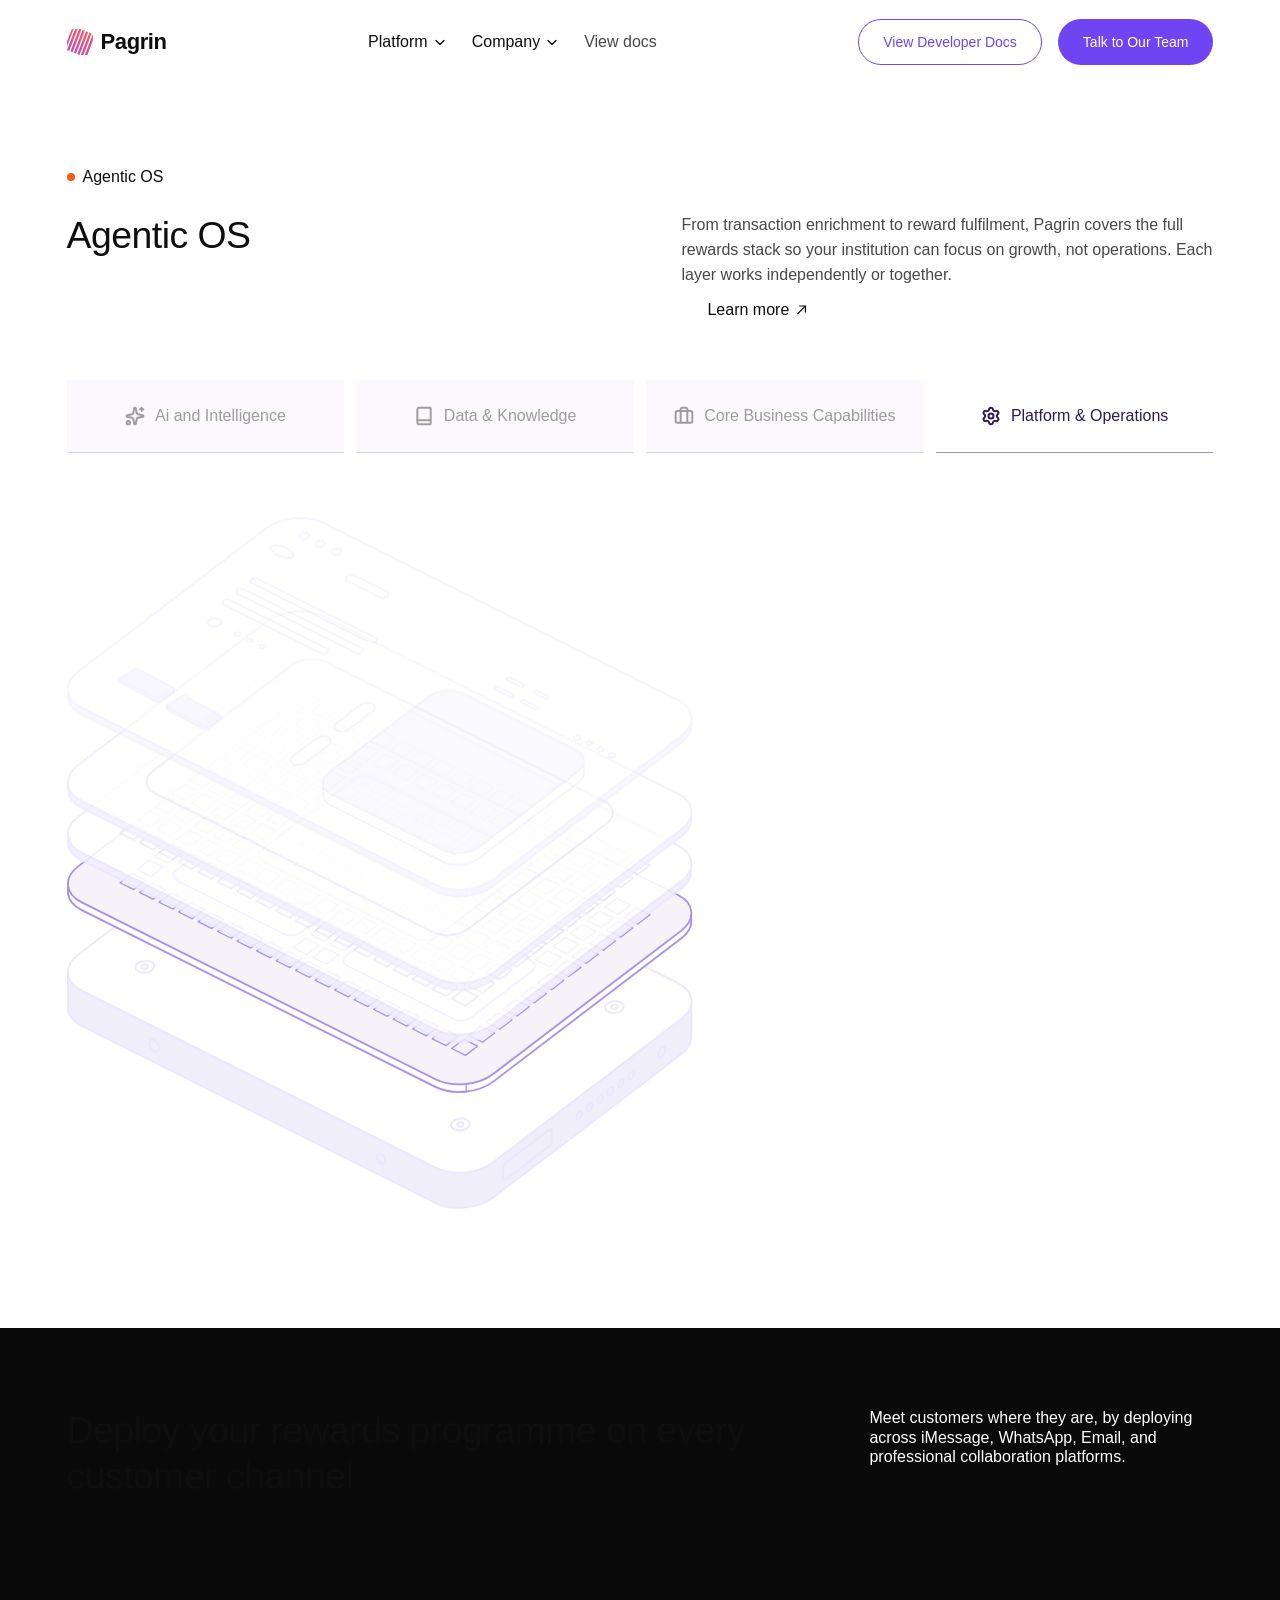
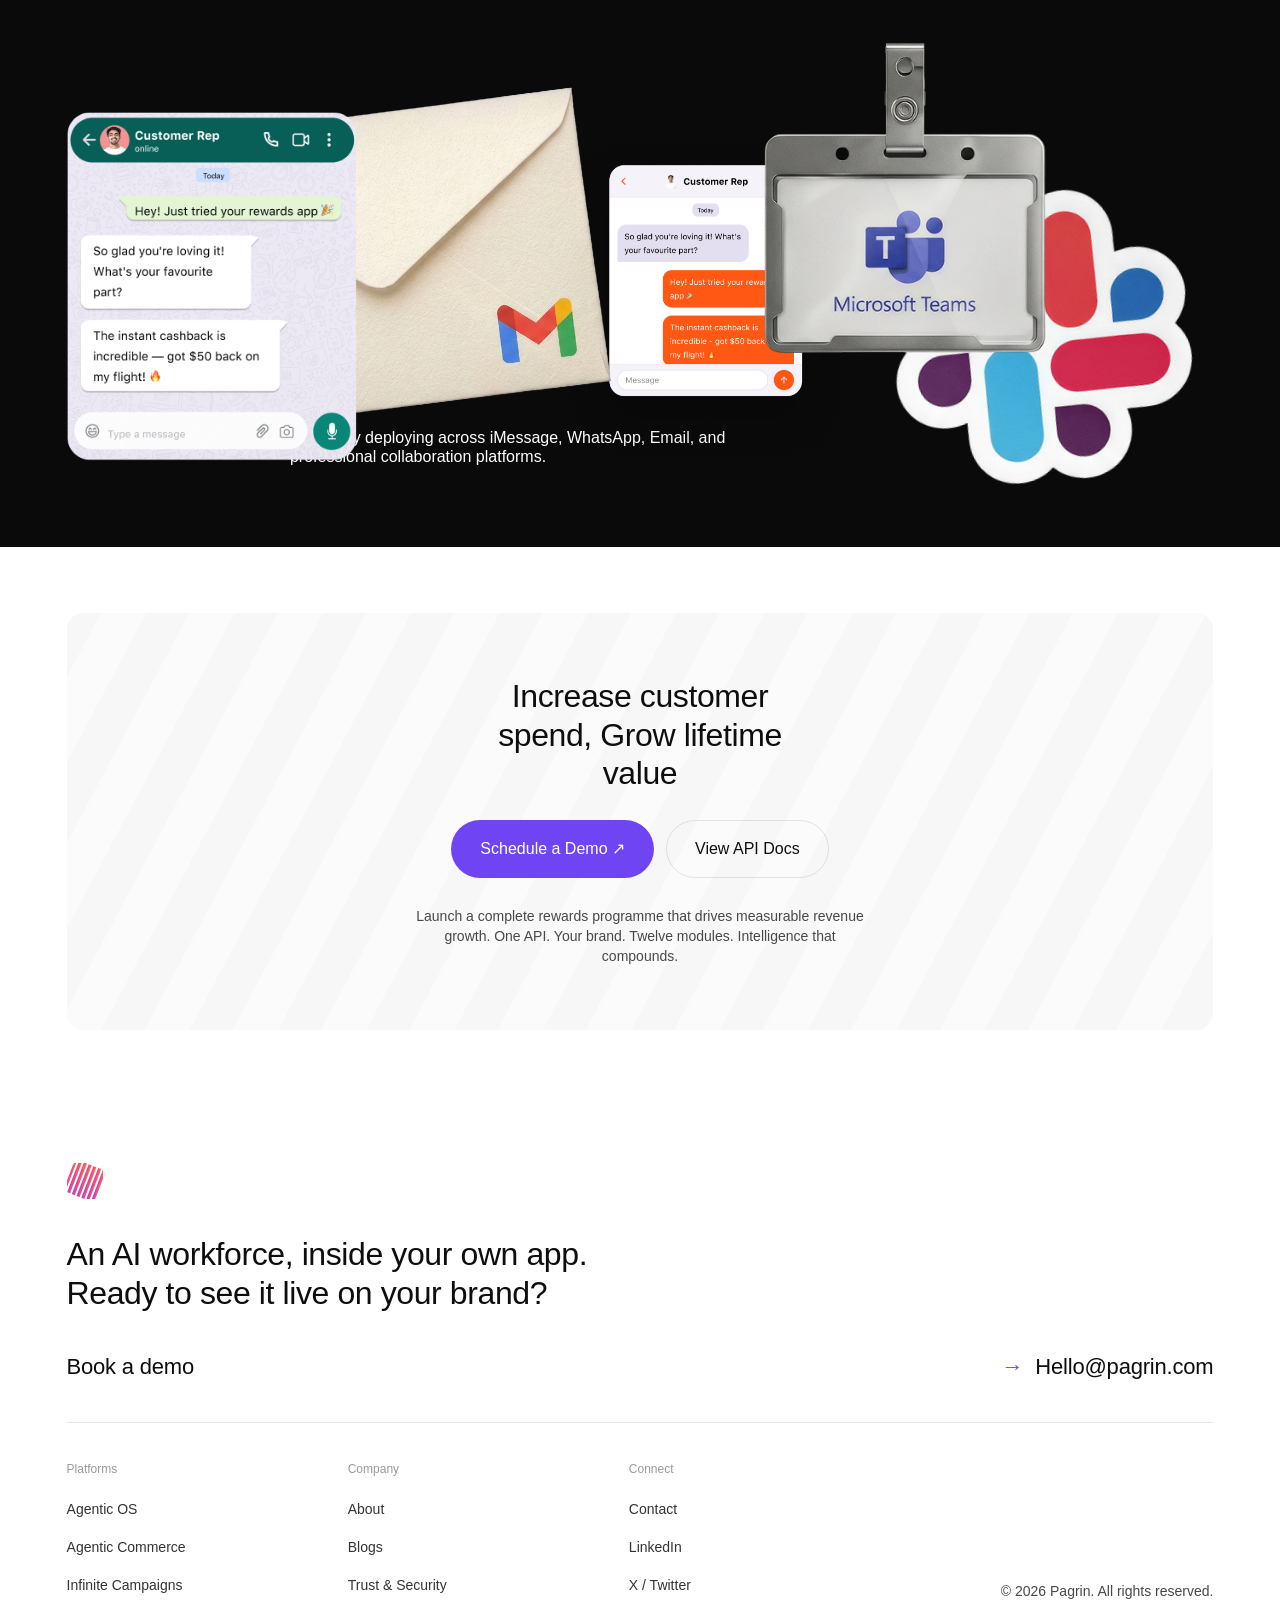
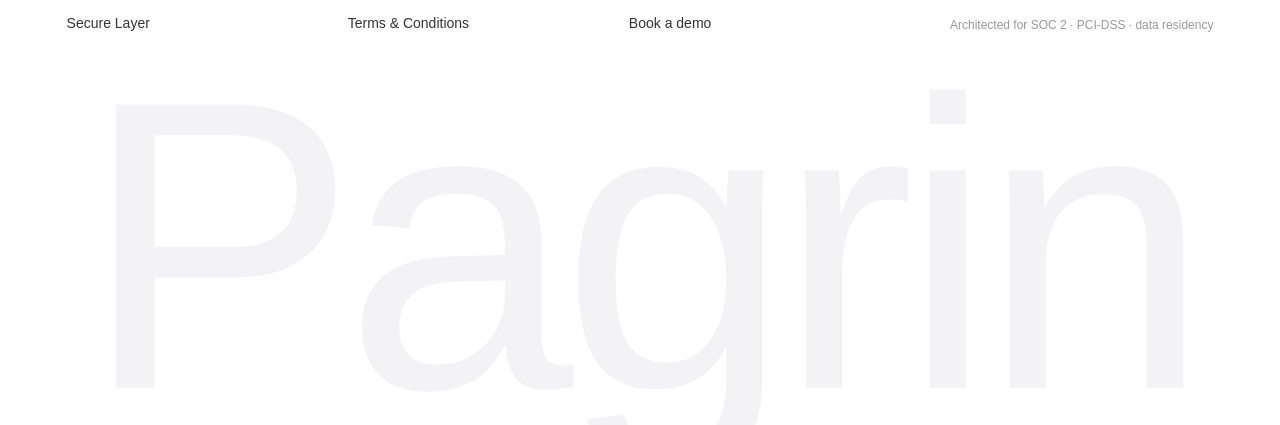
<file: index.html>
<!doctype html>
<html lang="en">
<head>
<meta charset="utf-8">
<meta name="viewport" content="width=device-width, initial-scale=1">
<title>Pagrin — An AI workforce, inside your own app</title>
<link rel="stylesheet" href="css/site.css">
<link rel="stylesheet" href="css/icons.css">
<link rel="stylesheet" href="css/agentic-os.css">
<link rel="stylesheet" href="css/channels.css">
<style>
  /* Demo page chrome only — not part of the section. */
  html, body { margin: 0; padding: 0; background: #fff; }
</style>
</head>
<body class="pg" data-page="home">

<a class="pg-skip" href="#main">Skip to content</a>
<div data-pg-nav></div>

<main id="main">

  <h1 class="pg-sr">Pagrin — an AI workforce, inside your own app</h1>

<!-- ==========================================================================
     Agentic OS — drop-in section
     Requires: css/agentic-os.css, js/agentic-os.js, GSAP 3 (optional but
     recommended; the section degrades to CSS transitions without it).
     Tab copy lives in CONFIG.layers inside js/agentic-os.js.
     ========================================================================== -->

<section class="agentic-os" aria-labelledby="ao-title">
  <div class="ao__inner">

    <p class="ao__eyebrow"><span class="ao__dot" aria-hidden="true"></span>Agentic OS</p>

    <div class="ao__content">

      <div class="ao__head">
        <h2 class="ao__title" id="ao-title">Agentic OS</h2>
        <div class="ao__intro">
          <p class="ao__lede">From transaction enrichment to reward fulfilment, Pagrin covers the full rewards stack so your institution can focus on growth, not operations. Each layer works independently or together.</p>
          <a class="ao__more" href="#">
            <span>Learn more</span>
            <svg width="17" height="18" viewBox="0 0 17 18" fill="none" aria-hidden="true" xmlns="http://www.w3.org/2000/svg"><path d="M4.83 13.57L3.95 12.63L9.93 6.58C10.06 6.43 10.2 6.3 10.35 6.17C10.5 6.05 10.65 5.92 10.81 5.8L10.85 5.76L10.81 5.52H10.75L10.07 5.59C9.84 5.6 9.61 5.61 9.39 5.61H6.14V4.44H13.06V11.39H11.85V8.06C11.85 7.56 11.88 7.07 11.95 6.59L11.97 6.51L11.71 6.44L11.68 6.49C11.43 6.86 11.15 7.18 10.83 7.48L4.83 13.57Z" fill="currentColor"/></svg>
          </a>
        </div>
      </div>

      <div class="ao__tabs" role="tablist" aria-label="Agentic OS layers">

        <button class="ao-tab" type="button" role="tab" id="ao-tab-0" aria-controls="ao-panel" aria-selected="true" tabindex="0">
          <span class="ao-tab__icon" aria-hidden="true"><svg viewBox="0 0 20 20" fill="none" xmlns="http://www.w3.org/2000/svg"><g clip-path="url(#ao-clip-sparkles)"><path d="M16.67 1.67V5M18.33 3.33H15M9.18 2.35C9.22 2.16 9.32 1.98 9.47 1.86C9.62 1.73 9.81 1.67 10 1.67C10.19 1.67 10.38 1.73 10.53 1.86C10.68 1.98 10.78 2.16 10.82 2.35L11.7 6.98C11.76 7.31 11.92 7.61 12.15 7.85C12.39 8.08 12.69 8.24 13.02 8.31L17.66 9.18C17.85 9.22 18.02 9.32 18.14 9.47C18.27 9.62 18.34 9.81 18.34 10C18.34 10.2 18.27 10.38 18.14 10.53C18.02 10.68 17.85 10.78 17.66 10.82L13.02 11.7C12.69 11.76 12.39 11.92 12.15 12.16C11.92 12.39 11.76 12.7 11.7 13.02L10.82 17.66C10.78 17.85 10.68 18.02 10.53 18.14C10.38 18.27 10.19 18.34 10 18.34C9.81 18.34 9.62 18.27 9.47 18.14C9.32 18.02 9.22 17.85 9.18 17.66L8.3 13.02C8.24 12.7 8.08 12.39 7.85 12.16C7.61 11.92 7.31 11.76 6.98 11.7L2.34 10.82C2.15 10.78 1.98 10.68 1.86 10.53C1.73 10.38 1.66 10.2 1.66 10C1.66 9.81 1.73 9.62 1.86 9.47C1.98 9.32 2.15 9.22 2.34 9.18L6.98 8.31C7.31 8.24 7.61 8.08 7.85 7.85C8.08 7.61 8.24 7.31 8.3 6.98L9.18 2.35ZM5 16.67C5 17.59 4.25 18.33 3.33 18.33C2.41 18.33 1.67 17.59 1.67 16.67C1.67 15.75 2.41 15 3.33 15C4.25 15 5 15.75 5 16.67Z" stroke-width="2" stroke-linecap="round"/></g><defs><clipPath id="ao-clip-sparkles"><rect width="20" height="20" fill="#fff"/></clipPath></defs></svg></span>
          Ai and Intelligence
          <span class="ao-tab__progress" aria-hidden="true"></span>
        </button>

        <button class="ao-tab" type="button" role="tab" id="ao-tab-1" aria-controls="ao-panel" aria-selected="false" tabindex="-1">
          <span class="ao-tab__icon" aria-hidden="true"><svg viewBox="0 0 20 20" fill="none" xmlns="http://www.w3.org/2000/svg"><g clip-path="url(#ao-clip-book)"><path d="M3.34 16.25V3.75C3.34 3.2 3.56 2.67 3.95 2.28C4.34 1.89 4.87 1.67 5.42 1.67H15.83C16.06 1.67 16.27 1.75 16.42 1.91C16.58 2.07 16.67 2.28 16.67 2.5V17.5C16.67 17.72 16.58 17.93 16.42 18.09C16.27 18.25 16.06 18.33 15.83 18.33H5.42C4.87 18.33 4.34 18.11 3.95 17.72C3.56 17.33 3.34 16.8 3.34 16.25ZM3.34 16.25C3.34 15.7 3.56 15.17 3.95 14.78C4.34 14.39 4.87 14.17 5.42 14.17H16.67" stroke-width="2" stroke-linecap="round"/></g><defs><clipPath id="ao-clip-book"><rect width="20" height="20" fill="#fff"/></clipPath></defs></svg></span>
          Data &amp; Knowledge
          <span class="ao-tab__progress" aria-hidden="true"></span>
        </button>

        <button class="ao-tab" type="button" role="tab" id="ao-tab-2" aria-controls="ao-panel" aria-selected="false" tabindex="-1">
          <span class="ao-tab__icon" aria-hidden="true"><svg viewBox="0 0 20 20" fill="none" xmlns="http://www.w3.org/2000/svg"><g clip-path="url(#ao-clip-briefcase)"><path d="M13.33 16.67V3.33C13.33 2.89 13.16 2.47 12.84 2.15C12.53 1.84 12.11 1.67 11.66 1.67H8.33C7.89 1.67 7.47 1.84 7.15 2.15C6.84 2.47 6.66 2.89 6.66 3.33V16.67M3.33 5H16.67C17.59 5 18.33 5.75 18.33 6.67V15C18.33 15.92 17.59 16.67 16.67 16.67H3.33C2.41 16.67 1.66 15.92 1.66 15V6.67C1.66 5.75 2.41 5 3.33 5Z" stroke-width="2" stroke-linecap="round"/></g><defs><clipPath id="ao-clip-briefcase"><rect width="20" height="20" fill="#fff"/></clipPath></defs></svg></span>
          Core Business Capabilities
          <span class="ao-tab__progress" aria-hidden="true"></span>
        </button>

        <button class="ao-tab" type="button" role="tab" id="ao-tab-3" aria-controls="ao-panel" aria-selected="false" tabindex="-1">
          <span class="ao-tab__icon" aria-hidden="true"><svg viewBox="0 0 20 20" fill="none" xmlns="http://www.w3.org/2000/svg"><g clip-path="url(#ao-clip-settings)"><path d="M8.06 3.45C8.1 2.96 8.33 2.52 8.69 2.19C9.05 1.86 9.51 1.68 10 1.68C10.48 1.68 10.95 1.86 11.31 2.19C11.67 2.52 11.89 2.96 11.94 3.45C11.97 3.76 12.07 4.06 12.24 4.32C12.41 4.59 12.64 4.81 12.91 4.96C13.18 5.12 13.48 5.21 13.8 5.22C14.11 5.24 14.42 5.18 14.71 5.04C15.15 4.84 15.65 4.81 16.11 4.96C16.57 5.11 16.96 5.42 17.2 5.84C17.44 6.26 17.52 6.76 17.42 7.23C17.32 7.7 17.04 8.12 16.65 8.4C16.39 8.58 16.18 8.82 16.04 9.1C15.89 9.38 15.82 9.69 15.82 10C15.82 10.31 15.89 10.62 16.04 10.9C16.18 11.18 16.39 11.42 16.65 11.6C17.04 11.88 17.32 12.3 17.42 12.77C17.52 13.24 17.44 13.74 17.2 14.16C16.96 14.58 16.57 14.89 16.11 15.04C15.65 15.19 15.15 15.16 14.71 14.96C14.42 14.83 14.11 14.76 13.8 14.78C13.48 14.79 13.18 14.88 12.91 15.04C12.64 15.19 12.41 15.41 12.24 15.68C12.07 15.94 11.97 16.24 11.94 16.55C11.89 17.04 11.67 17.48 11.31 17.81C10.95 18.14 10.48 18.32 10 18.32C9.51 18.32 9.05 18.14 8.69 17.81C8.33 17.48 8.1 17.04 8.06 16.55C8.03 16.24 7.93 15.94 7.76 15.68C7.59 15.41 7.36 15.19 7.09 15.04C6.82 14.88 6.51 14.79 6.2 14.78C5.89 14.76 5.58 14.82 5.29 14.96C4.85 15.16 4.35 15.19 3.89 15.04C3.43 14.89 3.04 14.58 2.8 14.16C2.55 13.74 2.48 13.24 2.58 12.77C2.68 12.3 2.96 11.88 3.35 11.6C3.61 11.42 3.82 11.18 3.96 10.9C4.1 10.62 4.18 10.31 4.18 10C4.18 9.69 4.1 9.38 3.96 9.1C3.82 8.82 3.61 8.58 3.35 8.4C2.96 8.12 2.68 7.7 2.58 7.23C2.48 6.76 2.56 6.26 2.8 5.84C3.04 5.43 3.43 5.11 3.89 4.96C4.35 4.82 4.85 4.84 5.29 5.04C5.57 5.18 5.89 5.24 6.2 5.22C6.51 5.21 6.82 5.12 7.09 4.96C7.36 4.81 7.59 4.59 7.76 4.32C7.93 4.06 8.03 3.76 8.06 3.45M12.5 10C12.5 11.38 11.38 12.5 10 12.5C8.62 12.5 7.5 11.38 7.5 10C7.5 8.62 8.62 7.5 10 7.5C11.38 7.5 12.5 8.62 12.5 10Z" stroke-width="2" stroke-linecap="round"/></g><defs><clipPath id="ao-clip-settings"><rect width="20" height="20" fill="#fff"/></clipPath></defs></svg></span>
          Platform &amp; Operations
          <span class="ao-tab__progress" aria-hidden="true"></span>
        </button>

      </div>

      <div class="ao__panel" id="ao-panel" role="tabpanel" aria-labelledby="ao-tab-0" tabindex="0">

        <!-- The five slabs, exported from the Figma group 11651:2429.
             Fills are bound to --sl-* custom properties so a layer can render
             in either the selected or the resting palette. -->
        <div class="ao-stage" aria-hidden="true">
          <div class="ao-layer" data-layer="0" data-active="true"><div class="ao-layer__float"><svg viewBox="0 0 766 466" fill="none" xmlns="http://www.w3.org/2000/svg"><g stroke="var(--sl-line)" stroke-width="2.2" stroke-linecap="round" stroke-linejoin="round"><path d="M18 241.5L450.8 457.9C471.6 468.3 503.3 465.4 521.6 451.4L751.5 276.3C769.9 262.3 767.9 242.5 747.1 232.2L314.4 15.8C293.6 5.4 261.9 8.3 243.5 22.3L13.7 197.4C-4.7 211.4 -2.7 231.1 18 241.5Z" fill="var(--sl-under)"/><path d="M1.1 212.1V220.5" stroke-width="1.4"/><path d="M488.4 454.9V463.4" stroke-width="1.4"/><path d="M764.5 246.3V254.7" stroke-width="1.4"/><path d="M18 233L450.8 449.4C471.6 459.8 503.3 456.9 521.6 442.9L751.5 267.8C769.9 253.8 767.9 234.1 747.1 223.7L314.4 7.3C293.6 -3.1 261.9 -0.2 243.5 13.8L13.7 188.9C-4.7 202.9 -2.7 222.7 18 233Z" fill="var(--sl-face)"/><path d="M330.5 261.1C334.7 263.2 341.1 262.6 344.9 259.8L374.5 237.2C378.2 234.4 377.8 230.4 373.6 228.3C369.4 226.2 363 226.8 359.2 229.6L329.6 252.2C325.9 255 326.3 259 330.5 261.1Z"/><path d="M276.6 302.1C280.8 304.3 287.3 303.7 291 300.8L320.6 278.3C324.3 275.4 323.9 271.4 319.7 269.3C315.5 267.2 309.1 267.8 305.4 270.6L275.7 293.2C272 296 272.4 300.1 276.6 302.1Z"/><path d="M174.9 133.1C178.3 134.8 183.4 134.3 186.4 132C189.4 129.8 189 126.6 185.7 124.9C182.3 123.2 177.2 123.7 174.2 126C171.2 128.2 171.5 131.4 174.9 133.1Z"/><path d="M206 144.7C207.4 145.4 209.5 145.2 210.8 144.2C212 143.3 211.9 142 210.5 141.2C209.1 140.5 206.9 140.7 205.7 141.7C204.4 142.6 204.6 144 206 144.7Z"/><path d="M221.2 152.3C222.6 153 224.8 152.8 226 151.8C227.2 150.9 227.1 149.6 225.7 148.9C224.3 148.2 222.2 148.4 220.9 149.3C219.7 150.3 219.8 151.6 221.2 152.3Z"/><path d="M236.4 159.9C237.9 160.6 240 160.4 241.2 159.5C242.5 158.5 242.3 157.2 240.9 156.5C239.5 155.8 237.4 156 236.2 156.9C234.9 157.9 235 159.2 236.4 159.9Z"/><path d="M286.7 25.8C289.3 27 293.1 26.7 295.3 25C297.6 23.3 297.3 20.9 294.8 19.6C292.3 18.4 288.4 18.7 286.2 20.4C284 22.1 284.2 24.5 286.7 25.8Z"/><path d="M306 35.4C308.6 36.7 312.4 36.3 314.6 34.6C316.9 32.9 316.6 30.5 314.1 29.3C311.6 28 307.7 28.4 305.5 30.1C303.3 31.8 303.5 34.2 306 35.4Z"/><path d="M325.3 45.1C327.9 46.3 331.7 46 334 44.3C336.2 42.6 335.9 40.2 333.4 38.9C330.9 37.7 327 38 324.8 39.7C322.6 41.4 322.8 43.8 325.3 45.1Z"/><path d="M257.4 46.1C264.7 49.8 273.1 50.9 276 48.6C279 46.3 275.5 41.5 268.2 37.9C260.9 34.3 252.6 33.1 249.6 35.4C246.6 37.7 250.2 42.5 257.4 46.1Z"/><path d="M343.6 78.6L382.2 97.9C385 99.3 389.3 98.9 391.8 97C394.3 95.1 394 92.4 391.2 91L352.6 71.7C349.8 70.3 345.5 70.7 343 72.6C340.5 74.5 340.8 77.2 343.6 78.6Z"/><path d="M191.9 106.8L310.8 166.2C313 167.3 316.4 167 318.4 165.5C320.4 164 320.2 161.9 317.9 160.7L199.1 101.3C196.8 100.2 193.4 100.5 191.4 102C189.4 103.5 189.7 105.7 191.9 106.8Z"/><path d="M209 93.8L353.2 165.9C355.5 167 358.9 166.7 360.9 165.2C362.9 163.7 362.6 161.6 360.4 160.4L216.1 88.3C213.9 87.2 210.5 87.5 208.5 89C206.5 90.5 206.7 92.7 209 93.8Z"/><path d="M226 80.8L370.3 152.9C372.5 154 375.9 153.7 377.9 152.2C379.9 150.7 379.7 148.6 377.5 147.5L233.2 75.3C230.9 74.2 227.5 74.5 225.5 76C223.6 77.5 223.8 79.7 226 80.8Z"/><path d="M524.8 210.8L543.1 219.9C544.2 220.5 545.9 220.3 546.9 219.6C547.9 218.8 547.8 217.7 546.7 217.2L528.4 208C527.3 207.5 525.6 207.6 524.6 208.4C523.6 209.1 523.7 210.2 524.8 210.8Z"/><path d="M556.2 226.8L572.5 234.9C573.6 235.5 575.3 235.4 576.3 234.6C577.3 233.8 577.2 232.8 576.1 232.2L559.8 224.1C558.7 223.5 557 223.7 556 224.4C555 225.2 555.1 226.3 556.2 226.8Z"/><path d="M538.5 199.2L554.7 207.4C555.9 207.9 557.6 207.8 558.6 207C559.6 206.3 559.5 205.2 558.3 204.6L542.1 196.5C541 195.9 539.2 196.1 538.3 196.9C537.3 197.6 537.4 198.7 538.5 199.2Z"/><path d="M571.5 215.2L584.7 221.8C585.8 222.4 587.6 222.2 588.6 221.4C589.5 220.7 589.4 219.6 588.3 219.1L575.1 212.5C574 211.9 572.3 212.1 571.3 212.8C570.3 213.6 570.4 214.6 571.5 215.2Z"/><path d="M621.6 271.9C623.2 272.8 625.8 272.5 627.3 271.4C628.8 270.3 628.6 268.7 626.9 267.8C625.2 267 622.7 267.2 621.2 268.4C619.7 269.5 619.9 271.1 621.6 271.9Z"/><path d="M635.8 279C637.5 279.9 640 279.6 641.5 278.5C643 277.4 642.8 275.8 641.2 274.9C639.5 274.1 636.9 274.3 635.4 275.5C633.9 276.6 634.1 278.2 635.8 279Z"/><path d="M650 286.1C651.7 287 654.2 286.7 655.7 285.6C657.2 284.5 657.1 282.9 655.4 282C653.7 281.2 651.1 281.4 649.6 282.6C648.2 283.7 648.3 285.3 650 286.1Z"/><path d="M664.2 293.3C665.9 294.1 668.5 293.9 670 292.7C671.4 291.6 671.3 290 669.6 289.2C667.9 288.3 665.3 288.6 663.9 289.7C662.4 290.8 662.5 292.4 664.2 293.3Z"/><path d="M131 209.8L131.1 213.7C131.1 213.7 131.1 213.9 131.1 214C131 214.2 130.8 214.5 130.5 214.7L111.6 225.6C110.9 226.1 109.6 226.1 108.9 225.7L65.3 202C65 201.8 64.9 201.6 64.8 201.3C64.8 201.3 64.8 201.3 64.8 201.2L64.7 197.2C64.7 197.3 64.8 197.4 64.8 197.5C64.9 197.6 65.1 197.8 65.3 197.9L108.8 221.6C109.6 222 110.8 222 111.6 221.6L130.4 210.6C130.7 210.5 130.8 210.3 130.9 210.1C131 210 131 209.9 131 209.8V209.8Z" fill="var(--sl-under)"/><path d="M131 209.8V209.8C131 209.9 131 210 130.9 210.2C130.8 210.3 130.7 210.5 130.4 210.6L111.6 221.6C110.8 222 109.6 222 108.8 221.6L65.3 197.9C65.1 197.8 64.9 197.7 64.9 197.5C64.8 197.4 64.7 197.3 64.7 197.2C64.7 197.1 64.7 197.1 64.7 197.1C64.8 196.8 65 196.5 65.3 196.4L83.9 185.5C84.7 185.1 85.9 185.1 86.6 185.5L130.4 209C130.8 209.2 131 209.5 131 209.7C131 209.7 131 209.8 131 209.8V209.8Z" fill="var(--sl-under)"/><path d="M188 243L188.1 246.9C188.1 246.9 188.1 247 188.1 247.1C188 247.3 187.9 247.6 187.5 247.8L168.7 258.7C167.9 259.2 166.6 259.2 165.9 258.8L122.4 235.1C122.1 234.9 121.9 234.7 121.8 234.5C121.8 234.4 121.8 234.4 121.8 234.3L121.8 230.3C121.8 230.4 121.8 230.5 121.9 230.6C122 230.8 122.1 230.9 122.3 231L165.8 254.7C166.6 255.2 167.8 255.1 168.6 254.7L187.5 243.7C187.7 243.6 187.8 243.4 187.9 243.3C188 243.2 188 243.1 188 242.9V243Z" fill="var(--sl-under)"/><path d="M188 242.9V243C188 243.1 188 243.2 187.9 243.3C187.8 243.4 187.7 243.6 187.5 243.7L168.6 254.7C167.8 255.1 166.6 255.2 165.8 254.7L122.3 231C122.1 230.9 122 230.8 121.9 230.6C121.8 230.5 121.8 230.4 121.8 230.3C121.8 230.3 121.8 230.2 121.8 230.2C121.8 229.9 122 229.7 122.3 229.5L140.9 218.7C141.7 218.2 142.9 218.2 143.7 218.6L187.5 242.2C187.8 242.4 188 242.6 188 242.8C188 242.9 188 242.9 188 242.9V242.9Z" fill="var(--sl-under)"/><path d="M632.4 298.2V312.4C632.4 316.9 629.9 321.5 624.8 325.4L503.6 417.7C492.5 426.2 473.2 428 460.6 421.7L323.6 353.1C316.8 349.7 313.3 344.7 313.3 339.4V325.1C313.3 327.6 314 330 315.5 332.2C317.2 334.7 319.9 337.1 323.6 338.9L460.6 407.4C473.2 413.7 492.5 412 503.6 403.5L624.8 311.2C627.1 309.4 629 307.4 630.2 305.4C631.7 303 632.4 300.6 632.4 298.2Z"/><path d="M632.4 298.2C632.4 300.6 631.7 303 630.2 305.4C629 307.4 627.1 309.4 624.8 311.2L503.6 403.5C492.5 412 473.2 413.7 460.6 407.4L323.6 338.9C319.9 337.1 317.2 334.7 315.5 332.2C314 330 313.3 327.6 313.3 325.1C313.3 320.7 315.8 316 320.9 312.1L442.1 219.8C453.2 211.4 472.5 209.6 485.1 215.9L622.1 284.4C628.9 287.8 632.4 292.9 632.4 298.2Z" fill="var(--sl-accent)"/><path d="M632.4 315.7V312.4" stroke-width="1.4"/><path d="M632.4 298.2V294.6" stroke-width="1.4"/><path d="M313.3 325.1V324.7" stroke-width="1.4"/></g></svg></div></div>
          <div class="ao-layer" data-layer="1" data-active="false"><div class="ao-layer__float"><svg viewBox="0 0 766 466" fill="none" xmlns="http://www.w3.org/2000/svg"><g stroke="var(--sl-line)" stroke-width="2.2" stroke-linecap="round" stroke-linejoin="round"><path d="M18 241.5L450.8 457.9C471.6 468.3 503.3 465.4 521.6 451.4L751.5 276.3C769.9 262.3 767.9 242.5 747.1 232.2L314.4 15.8C293.6 5.4 261.9 8.3 243.5 22.3L13.7 197.4C-4.7 211.4 -2.7 231.1 18 241.5Z" fill="var(--sl-under)"/><path d="M1.1 213.4V221.9" stroke-width="1.4"/><path d="M486.5 455.5V464" stroke-width="1.4"/><path d="M764.1 246.7V255.2" stroke-width="1.4"/><path d="M18 233L450.8 449.4C471.6 459.8 503.3 456.9 521.6 442.9L751.5 267.8C769.9 253.8 767.9 234.1 747.1 223.7L314.4 7.3C293.6 -3.1 261.9 -0.2 243.5 13.8L13.7 188.9C-4.7 202.9 -2.7 222.7 18 233Z" fill="var(--sl-face)"/><path d="M107.9 223.6L447.2 393.2C460.1 399.7 479.8 397.9 491.2 389.2L660 260.6C671.4 251.9 670.2 239.6 657.3 233.2L318 63.5C305.1 57 285.4 58.9 274 67.5L105.2 196.1C93.7 204.8 95 217.1 107.9 223.6Z"/></g></svg></div></div>
          <div class="ao-layer" data-layer="2" data-active="false"><div class="ao-layer__float"><svg viewBox="0 0 766 467" fill="none" xmlns="http://www.w3.org/2000/svg"><g stroke="var(--sl-line)" stroke-width="2.2" stroke-linecap="round" stroke-linejoin="round"><path d="M18 242.4L450.8 458.8C471.6 469.2 503.3 466.3 521.6 452.3L751.5 277.2C769.9 263.2 767.9 243.5 747.1 233.1L314.4 16.7C293.6 6.3 261.9 9.2 243.5 23.2L13.7 198.3C-4.7 212.3 -2.7 232.1 18 242.4Z" fill="var(--sl-under)"/><path d="M18 233L450.8 449.4C471.6 459.8 503.3 456.9 521.6 442.9L751.5 267.8C769.9 253.8 767.9 234.1 747.1 223.7L314.4 7.3C293.6 -3.1 261.9 -0.2 243.5 13.8L13.7 188.9C-4.7 202.9 -2.7 222.7 18 233Z" fill="var(--sl-face)"/><path d="M64.9 208.9L81.7 217.3L96.5 206L79.7 197.6L64.9 208.9Z" stroke-width="1.6"/><path d="M86 192.8L102.8 201.2L117.6 189.9L100.8 181.5L86 192.8Z" stroke-width="1.6"/><path d="M107.1 176.7L123.9 185.1L138.7 173.8L121.9 165.4L107.1 176.7Z" stroke-width="1.6"/><path d="M128.2 160.7L145 169L159.8 157.7L143 149.4L128.2 160.7Z" stroke-width="1.6"/><path d="M149.3 144.6L166.1 153L180.9 141.7L164.1 133.3L149.3 144.6Z" stroke-width="1.6"/><path d="M170.4 128.5L187.2 136.9L202 125.6L185.2 117.2L170.4 128.5Z" stroke-width="1.6"/><path d="M191.5 112.4L208.3 120.8L223.1 109.5L206.3 101.1L191.5 112.4Z" stroke-width="1.6"/><path d="M212.6 96.3L229.4 104.7L244.2 93.5L227.4 85.1L212.6 96.3Z" stroke-width="1.6"/><path d="M233.7 80.3L250.5 88.7L265.3 77.4L248.5 69L233.7 80.3Z" stroke-width="1.6"/><path d="M254.8 64.2L271.6 72.6L286.4 61.3L269.6 52.9L254.8 64.2Z" stroke-width="1.6"/><path d="M275.9 48.1L292.7 56.5L307.5 45.2L290.7 36.8L275.9 48.1Z" stroke-width="1.6"/><path d="M88.8 220.8L105.5 229.2L120.3 217.9L103.6 209.5L88.8 220.8Z" stroke-width="1.6"/><path d="M109.9 204.7L126.6 213.1L141.4 201.8L124.7 193.5L109.9 204.7Z" stroke-width="1.6"/><path d="M131 188.7L147.7 197L162.5 185.8L145.8 177.4L131 188.7Z" stroke-width="1.6"/><path d="M152.1 172.6L168.8 181L183.7 169.7L166.9 161.3L152.1 172.6Z" stroke-width="1.6"/><path d="M173.2 156.5L189.9 164.9L204.8 153.6L188 145.2L173.2 156.5Z" stroke-width="1.6"/><path d="M194.3 140.4L211 148.8L225.8 137.5L209.1 129.2L194.3 140.4Z" stroke-width="1.6"/><path d="M215.4 124.4L232.1 132.7L247 121.5L230.2 113.1L215.4 124.4Z" stroke-width="1.6"/><path d="M236.5 108.3L253.2 116.7L268.1 105.4L251.3 97L236.5 108.3Z" stroke-width="1.6"/><path d="M257.6 92.2L274.3 100.6L289.2 89.3L272.4 80.9L257.6 92.2Z" stroke-width="1.6"/><path d="M278.7 76.1L295.4 84.5L310.3 73.2L293.5 64.9L278.7 76.1Z" stroke-width="1.6"/><path d="M299.8 60.1L316.5 68.4L331.4 57.2L314.6 48.8L299.8 60.1Z" stroke-width="1.6"/><path d="M112.6 232.8L129.4 241.1L144.2 229.8L127.5 221.5L112.6 232.8Z" stroke-width="1.6"/><path d="M133.7 216.7L150.5 225.1L165.3 213.8L148.6 205.4L133.7 216.7Z" stroke-width="1.6"/><path d="M154.8 200.6L171.6 209L186.4 197.7L169.7 189.3L154.8 200.6Z" stroke-width="1.6"/><path d="M175.9 184.5L192.7 192.9L207.5 181.6L190.8 173.2L175.9 184.5Z" stroke-width="1.6"/><path d="M197 168.5L213.8 176.8L228.6 165.5L211.9 157.2L197 168.5Z" stroke-width="1.6"/><path d="M218.1 152.4L234.9 160.8L249.7 149.5L233 141.1L218.1 152.4Z" stroke-width="1.6"/><path d="M239.3 136.3L256 144.7L270.8 133.4L254.1 125L239.3 136.3Z" stroke-width="1.6"/><path d="M260.4 120.2L277.1 128.6L291.9 117.3L275.2 108.9L260.4 120.2Z" stroke-width="1.6"/><path d="M281.4 104.2L298.2 112.5L313 101.3L296.3 92.9L281.4 104.2Z" stroke-width="1.6"/><path d="M302.6 88.1L319.3 96.5L334.1 85.2L317.4 76.8L302.6 88.1Z" stroke-width="1.6"/><path d="M323.7 72L340.4 80.4L355.2 69.1L338.5 60.7L323.7 72Z" stroke-width="1.6"/><path d="M136.5 244.7L153.3 253.1L168.1 241.8L151.3 233.4L136.5 244.7Z" stroke-width="1.6"/><path d="M157.6 228.6L174.4 237L189.2 225.7L172.4 217.3L157.6 228.6Z" stroke-width="1.6"/><path d="M178.7 212.5L195.5 220.9L210.3 209.6L193.5 201.3L178.7 212.5Z" stroke-width="1.6"/><path d="M199.8 196.5L216.6 204.8L231.4 193.6L214.6 185.2L199.8 196.5Z" stroke-width="1.6"/><path d="M220.9 180.4L237.7 188.8L252.5 177.5L235.7 169.1L220.9 180.4Z" stroke-width="1.6"/><path d="M242 164.3L258.8 172.7L273.6 161.4L256.8 153L242 164.3Z" stroke-width="1.6"/><path d="M263.1 148.2L279.9 156.6L294.7 145.3L277.9 136.9L263.1 148.2Z" stroke-width="1.6"/><path d="M284.2 132.2L301 140.5L315.8 129.3L299 120.9L284.2 132.2Z" stroke-width="1.6"/><path d="M305.3 116.1L322.1 124.5L336.9 113.2L320.1 104.8L305.3 116.1Z" stroke-width="1.6"/><path d="M326.4 100L343.2 108.4L358 97.1L341.2 88.7L326.4 100Z" stroke-width="1.6"/><path d="M347.5 83.9L364.3 92.3L379.1 81L362.3 72.7L347.5 83.9Z" stroke-width="1.6"/><path d="M160.4 256.6L177.1 265L192 253.7L175.2 245.3L160.4 256.6Z" stroke-width="1.6"/><path d="M181.5 240.6L198.3 248.9L213.1 237.6L196.3 229.3L181.5 240.6Z" stroke-width="1.6"/><path d="M202.6 224.5L219.3 232.9L234.2 221.6L217.4 213.2L202.6 224.5Z" stroke-width="1.6"/><path d="M223.7 208.4L240.5 216.8L255.3 205.5L238.5 197.1L223.7 208.4Z" stroke-width="1.6"/><path d="M244.8 192.3L261.6 200.7L276.4 189.4L259.6 181L244.8 192.3Z" stroke-width="1.6"/><path d="M265.9 176.2L282.7 184.6L297.5 173.3L280.7 165L265.9 176.2Z" stroke-width="1.6"/><path d="M287 160.2L303.8 168.6L318.6 157.3L301.8 148.9L287 160.2Z" stroke-width="1.6"/><path d="M308.1 144.1L324.9 152.5L339.7 141.2L322.9 132.8L308.1 144.1Z" stroke-width="1.6"/><path d="M329.2 128L346 136.4L360.8 125.1L344 116.7L329.2 128Z" stroke-width="1.6"/><path d="M350.3 112L367.1 120.3L381.9 109L365.1 100.7L350.3 112Z" stroke-width="1.6"/><path d="M371.4 95.9L388.2 104.3L403 93L386.2 84.6L371.4 95.9Z" stroke-width="1.6"/><path d="M184.3 268.6L201 276.9L215.8 265.7L199.1 257.3L184.3 268.6Z" stroke-width="1.6"/><path d="M205.4 252.5L222.1 260.9L236.9 249.6L220.2 241.2L205.4 252.5Z" stroke-width="1.6"/><path d="M374.2 123.9L390.9 132.3L405.8 121L389 112.6L374.2 123.9Z" stroke-width="1.6"/><path d="M395.3 107.8L412 116.2L426.9 104.9L410.1 96.5L395.3 107.8Z" stroke-width="1.6"/><path d="M208.1 280.5L224.9 288.9L239.7 277.6L223 269.2L208.1 280.5Z" stroke-width="1.6"/><path d="M229.2 264.4L246 272.8L260.8 261.5L244.1 253.1L229.2 264.4Z" stroke-width="1.6"/><path d="M398.1 135.8L414.8 144.2L429.6 132.9L412.9 124.5L398.1 135.8Z" stroke-width="1.6"/><path d="M419.2 119.8L435.9 128.1L450.7 116.8L434 108.5L419.2 119.8Z" stroke-width="1.6"/><path d="M232 292.4L248.8 300.8L263.6 289.5L246.8 281.2L232 292.4Z" stroke-width="1.6"/><path d="M253.1 276.4L269.9 284.7L284.7 273.5L267.9 265.1L253.1 276.4Z" stroke-width="1.6"/><path d="M421.9 147.8L438.7 156.1L453.5 144.9L436.7 136.5L421.9 147.8Z" stroke-width="1.6"/><path d="M443 131.7L459.8 140.1L474.6 128.8L457.8 120.4L443 131.7Z" stroke-width="1.6"/><path d="M255.9 304.4L272.6 312.8L287.5 301.5L270.7 293.1L255.9 304.4Z" stroke-width="1.6"/><path d="M277 288.3L293.7 296.7L308.6 285.4L291.8 277L277 288.3Z" stroke-width="1.6"/><path d="M445.8 159.7L462.6 168.1L477.4 156.8L460.6 148.4L445.8 159.7Z" stroke-width="1.6"/><path d="M466.9 143.6L483.7 152L498.5 140.7L481.7 132.3L466.9 143.6Z" stroke-width="1.6"/><path d="M279.8 316.3L296.5 324.7L311.3 313.4L294.6 305L279.8 316.3Z" stroke-width="1.6"/><path d="M300.9 300.2L317.6 308.6L332.4 297.3L315.7 289L300.9 300.2Z" stroke-width="1.6"/><path d="M469.7 171.6L486.4 180L501.3 168.7L484.5 160.4L469.7 171.6Z" stroke-width="1.6"/><path d="M490.8 155.6L507.5 163.9L522.4 152.7L505.6 144.3L490.8 155.6Z" stroke-width="1.6"/><path d="M303.6 328.3L320.4 336.6L335.2 325.3L318.4 317L303.6 328.3Z" stroke-width="1.6"/><path d="M324.7 312.2L341.5 320.6L356.3 309.3L339.5 300.9L324.7 312.2Z" stroke-width="1.6"/><path d="M493.6 183.6L510.3 192L525.1 180.7L508.4 172.3L493.6 183.6Z" stroke-width="1.6"/><path d="M514.7 167.5L531.4 175.9L546.2 164.6L529.5 156.2L514.7 167.5Z" stroke-width="1.6"/><path d="M327.5 340.2L344.3 348.6L359.1 337.3L342.3 328.9L327.5 340.2Z" stroke-width="1.6"/><path d="M348.6 324.1L365.4 332.5L380.2 321.2L363.4 312.8L348.6 324.1Z" stroke-width="1.6"/><path d="M517.4 195.5L534.2 203.9L549 192.6L532.2 184.2L517.4 195.5Z" stroke-width="1.6"/><path d="M538.5 179.4L555.3 187.8L570.1 176.5L553.3 168.2L538.5 179.4Z" stroke-width="1.6"/><path d="M351.4 352.1L368.1 360.5L383 349.2L366.2 340.8L351.4 352.1Z" stroke-width="1.6"/><path d="M372.5 336L389.2 344.4L404.1 333.1L387.3 324.8L372.5 336Z" stroke-width="1.6"/><path d="M541.3 207.5L558.1 215.8L572.9 204.5L556.1 196.2L541.3 207.5Z" stroke-width="1.6"/><path d="M562.4 191.4L579.2 199.8L594 188.5L577.2 180.1L562.4 191.4Z" stroke-width="1.6"/><path d="M375.3 364.1L392 372.4L406.8 361.2L390.1 352.8L375.3 364.1Z" stroke-width="1.6"/><path d="M396.4 348L413.1 356.4L427.9 345.1L411.2 336.7L396.4 348Z" stroke-width="1.6"/><path d="M565.2 219.4L581.9 227.8L596.8 216.5L580 208.1L565.2 219.4Z" stroke-width="1.6"/><path d="M586.3 203.3L603 211.7L617.9 200.4L601.1 192L586.3 203.3Z" stroke-width="1.6"/><path d="M399.1 376L415.9 384.4L430.7 373.1L413.9 364.7L399.1 376Z" stroke-width="1.6"/><path d="M420.2 359.9L437 368.3L451.8 357L435 348.6L420.2 359.9Z" stroke-width="1.6"/><path d="M441.3 343.8L458.1 352.2L472.9 340.9L456.2 332.6L441.3 343.8Z" stroke-width="1.6"/><path d="M462.4 327.8L479.2 336.2L494 324.9L477.3 316.5L462.4 327.8Z" stroke-width="1.6"/><path d="M483.5 311.7L500.3 320.1L515.1 308.8L498.4 300.4L483.5 311.7Z" stroke-width="1.6"/><path d="M504.6 295.6L521.4 304L536.2 292.7L519.5 284.3L504.6 295.6Z" stroke-width="1.6"/><path d="M525.7 279.5L542.5 287.9L557.3 276.6L540.6 268.3L525.7 279.5Z" stroke-width="1.6"/><path d="M546.8 263.5L563.6 271.8L578.4 260.6L561.7 252.2L546.8 263.5Z" stroke-width="1.6"/><path d="M567.9 247.4L584.7 255.8L599.5 244.5L582.8 236.1L567.9 247.4Z" stroke-width="1.6"/><path d="M589.1 231.3L605.8 239.7L620.6 228.4L603.9 220L589.1 231.3Z" stroke-width="1.6"/><path d="M610.1 215.2L626.9 223.6L641.7 212.3L625 204L610.1 215.2Z" stroke-width="1.6"/><path d="M423 387.9L439.8 396.3L454.6 385L437.8 376.6L423 387.9Z" stroke-width="1.6"/><path d="M444.1 371.9L460.9 380.2L475.7 369L458.9 360.6L444.1 371.9Z" stroke-width="1.6"/><path d="M465.2 355.8L482 364.2L496.8 352.9L480 344.5L465.2 355.8Z" stroke-width="1.6"/><path d="M486.3 339.7L503.1 348.1L517.9 336.8L501.1 328.4L486.3 339.7Z" stroke-width="1.6"/><path d="M507.4 323.6L524.2 332L539 320.7L522.2 312.3L507.4 323.6Z" stroke-width="1.6"/><path d="M528.5 307.6L545.3 315.9L560.1 304.7L543.3 296.3L528.5 307.6Z" stroke-width="1.6"/><path d="M549.6 291.5L566.4 299.9L581.2 288.6L564.4 280.2L549.6 291.5Z" stroke-width="1.6"/><path d="M570.7 275.4L587.5 283.8L602.3 272.5L585.5 264.1L570.7 275.4Z" stroke-width="1.6"/><path d="M591.8 259.3L608.6 267.7L623.4 256.4L606.6 248.1L591.8 259.3Z" stroke-width="1.6"/><path d="M612.9 243.3L629.7 251.6L644.5 240.4L627.7 232L612.9 243.3Z" stroke-width="1.6"/><path d="M634 227.2L650.8 235.6L665.6 224.3L648.8 215.9L634 227.2Z" stroke-width="1.6"/><path d="M446.9 399.9L463.6 408.3L478.5 397L461.7 388.6L446.9 399.9Z" stroke-width="1.6"/><path d="M468 383.8L484.7 392.2L499.6 380.9L482.8 372.5L468 383.8Z" stroke-width="1.6"/><path d="M489.1 367.7L505.8 376.1L520.7 364.8L503.9 356.4L489.1 367.7Z" stroke-width="1.6"/><path d="M510.2 351.6L526.9 360L541.8 348.7L525 340.4L510.2 351.6Z" stroke-width="1.6"/><path d="M531.3 335.6L548 344L562.9 332.7L546.1 324.3L531.3 335.6Z" stroke-width="1.6"/><path d="M552.4 319.5L569.1 327.9L584 316.6L567.2 308.2L552.4 319.5Z" stroke-width="1.6"/><path d="M573.5 303.4L590.3 311.8L605.1 300.5L588.3 292.1L573.5 303.4Z" stroke-width="1.6"/><path d="M594.6 287.3L611.4 295.7L626.2 284.4L609.4 276.1L594.6 287.3Z" stroke-width="1.6"/><path d="M615.7 271.3L632.5 279.7L647.3 268.4L630.5 260L615.7 271.3Z" stroke-width="1.6"/><path d="M636.8 255.2L653.6 263.6L668.4 252.3L651.6 243.9L636.8 255.2Z" stroke-width="1.6"/><path d="M657.9 239.1L674.7 247.5L689.5 236.2L672.7 227.8L657.9 239.1Z" stroke-width="1.6"/><path d="M470.8 411.8L487.5 420.2L502.3 408.9L485.6 400.5L470.8 411.8Z" stroke-width="1.6"/><path d="M491.9 395.7L508.6 404.1L523.4 392.8L506.7 384.4L491.9 395.7Z" stroke-width="1.6"/><path d="M512.9 379.7L529.7 388L544.5 376.8L527.8 368.4L512.9 379.7Z" stroke-width="1.6"/><path d="M534.1 363.6L550.8 372L565.6 360.7L548.9 352.3L534.1 363.6Z" stroke-width="1.6"/><path d="M555.2 347.5L571.9 355.9L586.7 344.6L570 336.2L555.2 347.5Z" stroke-width="1.6"/><path d="M576.3 331.4L593 339.8L607.8 328.5L591.1 320.1L576.3 331.4Z" stroke-width="1.6"/><path d="M597.4 315.4L614.1 323.7L628.9 312.4L612.2 304.1L597.4 315.4Z" stroke-width="1.6"/><path d="M618.5 299.3L635.2 307.7L650 296.4L633.3 288L618.5 299.3Z" stroke-width="1.6"/><path d="M639.6 283.2L656.3 291.6L671.1 280.3L654.4 271.9L639.6 283.2Z" stroke-width="1.6"/><path d="M660.7 267.1L677.4 275.5L692.3 264.2L675.5 255.8L660.7 267.1Z" stroke-width="1.6"/><path d="M681.8 251.1L698.5 259.4L713.4 248.2L696.6 239.8L681.8 251.1Z" stroke-width="1.6"/><path d="M240.3 244.5L427.2 337.9C434.5 341.6 445.7 340.6 452.1 335.6L563.5 250.8C569.9 245.9 569.2 239 561.9 235.3L375 141.9C367.7 138.2 356.6 139.2 350.1 144.2L238.8 229C232.3 233.9 233 240.8 240.3 244.5Z" fill="var(--sl-face)"/></g></svg></div></div>
          <div class="ao-layer" data-layer="3" data-active="false"><div class="ao-layer__float"><svg viewBox="0 0 766 467" fill="none" xmlns="http://www.w3.org/2000/svg"><g stroke="var(--sl-line)" stroke-width="2.2" stroke-linecap="round" stroke-linejoin="round"><path d="M18 242.4L450.8 458.8C471.6 469.2 503.3 466.3 521.6 452.3L751.5 277.2C769.9 263.2 767.9 243.5 747.1 233.1L314.4 16.7C293.6 6.3 261.9 9.2 243.5 23.2L13.7 198.3C-4.7 212.3 -2.7 232.1 18 242.5V242.4Z" fill="var(--sl-under)"/><path d="M1.1 214.2V223.6" stroke-width="1.4"/><path d="M488.4 455.6V465.1" stroke-width="1.4"/><path d="M764.1 242.5V251.9" stroke-width="1.4"/><path d="M18 233L450.8 449.4C471.6 459.8 503.3 456.9 521.6 442.9L751.5 267.8C769.9 253.8 767.9 234.1 747.1 223.7L314.4 7.3C293.6 -3.1 261.9 -0.2 243.5 13.8L13.7 188.9C-4.7 202.9 -2.7 222.7 18 233V233Z" fill="var(--sl-face)"/><path d="M64.9 208.9L81.7 217.3L96.5 206L79.7 197.6L64.9 208.9Z" stroke-width="1.6"/><path d="M86 192.8L102.8 201.2L117.6 189.9L100.8 181.5L86 192.8Z" stroke-width="1.6"/><path d="M107.1 176.7L123.9 185.1L138.7 173.8L121.9 165.4L107.1 176.7Z" stroke-width="1.6"/><path d="M128.2 160.7L145 169L159.8 157.7L143 149.4L128.2 160.7Z" stroke-width="1.6"/><path d="M149.3 144.6L166.1 153L180.9 141.7L164.1 133.3L149.3 144.6Z" stroke-width="1.6"/><path d="M170.4 128.5L187.2 136.9L202 125.6L185.2 117.2L170.4 128.5Z" stroke-width="1.6"/><path d="M191.5 112.4L208.3 120.8L223.1 109.5L206.3 101.1L191.5 112.4Z" stroke-width="1.6"/><path d="M212.6 96.4L229.4 104.7L244.2 93.5L227.4 85.1L212.6 96.4Z" stroke-width="1.6"/><path d="M233.7 80.3L250.5 88.7L265.3 77.4L248.5 69L233.7 80.3Z" stroke-width="1.6"/><path d="M254.8 64.2L271.6 72.6L286.4 61.3L269.6 52.9L254.8 64.2Z" stroke-width="1.6"/><path d="M275.9 48.1L292.7 56.5L307.5 45.2L290.7 36.8L275.9 48.1Z" stroke-width="1.6"/><path d="M88.8 220.8L105.5 229.2L120.3 217.9L103.6 209.5L88.8 220.8Z" stroke-width="1.6"/><path d="M215.4 124.4L232.1 132.8L247 121.5L230.2 113.1L215.4 124.4Z" stroke-width="1.6"/><path d="M236.5 108.3L253.2 116.7L268.1 105.4L251.3 97L236.5 108.3Z" stroke-width="1.6"/><path d="M257.6 92.2L274.3 100.6L289.2 89.3L272.4 80.9L257.6 92.2Z" stroke-width="1.6"/><path d="M278.7 76.1L295.4 84.5L310.3 73.2L293.5 64.9L278.7 76.1Z" stroke-width="1.6"/><path d="M299.8 60.1L316.5 68.4L331.4 57.2L314.6 48.8L299.8 60.1Z" stroke-width="1.6"/><path d="M112.6 232.8L129.4 241.1L144.2 229.8L127.5 221.5L112.6 232.8Z" stroke-width="1.6"/><path d="M239.3 136.3L256 144.7L270.8 133.4L254.1 125L239.3 136.3Z" stroke-width="1.6"/><path d="M260.4 120.2L277.1 128.6L291.9 117.3L275.2 108.9L260.4 120.2Z" stroke-width="1.6"/><path d="M281.4 104.2L298.2 112.5L313 101.3L296.3 92.9L281.4 104.2Z" stroke-width="1.6"/><path d="M302.6 88.1L319.3 96.5L334.1 85.2L317.4 76.8L302.6 88.1Z" stroke-width="1.6"/><path d="M323.7 72L340.4 80.4L355.2 69.1L338.5 60.7L323.7 72Z" stroke-width="1.6"/><path d="M136.5 244.7L153.3 253.1L168.1 241.8L151.3 233.4L136.5 244.7Z" stroke-width="1.6"/><path d="M263.1 148.2L279.9 156.6L294.7 145.3L277.9 137L263.1 148.2Z" stroke-width="1.6"/><path d="M284.2 132.2L301 140.6L315.8 129.3L299 120.9L284.2 132.2Z" stroke-width="1.6"/><path d="M305.3 116.1L322.1 124.5L336.9 113.2L320.1 104.8L305.3 116.1Z" stroke-width="1.6"/><path d="M326.4 100L343.2 108.4L358 97.1L341.2 88.7L326.4 100Z" stroke-width="1.6"/><path d="M347.5 83.9L364.3 92.3L379.1 81L362.3 72.7L347.5 83.9Z" stroke-width="1.6"/><path d="M160.4 256.6L177.1 265L192 253.7L175.2 245.3L160.4 256.6Z" stroke-width="1.6"/><path d="M287 160.2L303.8 168.6L318.6 157.3L301.8 148.9L287 160.2Z" stroke-width="1.6"/><path d="M308.1 144.1L324.9 152.5L339.7 141.2L322.9 132.8L308.1 144.1Z" stroke-width="1.6"/><path d="M329.2 128L346 136.4L360.8 125.1L344 116.7L329.2 128Z" stroke-width="1.6"/><path d="M350.3 112L367.1 120.3L381.9 109L365.1 100.7L350.3 112Z" stroke-width="1.6"/><path d="M371.4 95.9L388.2 104.3L403 93L386.2 84.6L371.4 95.9Z" stroke-width="1.6"/><path d="M184.3 268.6L201 276.9L215.8 265.7L199.1 257.3L184.3 268.6Z" stroke-width="1.6"/><path d="M310.9 172.1L327.6 180.5L342.5 169.2L325.7 160.8L310.9 172.1Z" stroke-width="1.6"/><path d="M332 156L348.7 164.4L363.6 153.1L346.8 144.8L332 156Z" stroke-width="1.6"/><path d="M353.1 140L369.8 148.3L384.7 137.1L367.9 128.7L353.1 140Z" stroke-width="1.6"/><path d="M374.2 123.9L390.9 132.3L405.8 121L389 112.6L374.2 123.9Z" stroke-width="1.6"/><path d="M395.3 107.8L412 116.2L426.9 104.9L410.1 96.5L395.3 107.8Z" stroke-width="1.6"/><path d="M208.1 280.5L224.9 288.9L239.7 277.6L223 269.2L208.1 280.5Z" stroke-width="1.6"/><path d="M334.8 184.1L351.5 192.4L366.3 181.2L349.6 172.8L334.8 184.1Z" stroke-width="1.6"/><path d="M355.9 168L372.6 176.4L387.4 165.1L370.7 156.7L355.9 168Z" stroke-width="1.6"/><path d="M376.9 151.9L393.7 160.3L408.5 149L391.8 140.6L376.9 151.9Z" stroke-width="1.6"/><path d="M398.1 135.8L414.8 144.2L429.6 132.9L412.9 124.5L398.1 135.8Z" stroke-width="1.6"/><path d="M419.2 119.8L435.9 128.1L450.7 116.8L434 108.5L419.2 119.8Z" stroke-width="1.6"/><path d="M232 292.4L248.8 300.8L263.6 289.5L246.8 281.2L232 292.4Z" stroke-width="1.6"/><path d="M358.6 196L375.4 204.4L390.2 193.1L373.4 184.7L358.6 196Z" stroke-width="1.6"/><path d="M379.7 179.9L396.5 188.3L411.3 177L394.5 168.6L379.7 179.9Z" stroke-width="1.6"/><path d="M400.8 163.8L417.6 172.2L432.4 160.9L415.6 152.6L400.8 163.8Z" stroke-width="1.6"/><path d="M421.9 147.8L438.7 156.1L453.5 144.9L436.7 136.5L421.9 147.8Z" stroke-width="1.6"/><path d="M443 131.7L459.8 140.1L474.6 128.8L457.8 120.4L443 131.7Z" stroke-width="1.6"/><path d="M255.9 304.4L272.6 312.8L287.5 301.5L270.7 293.1L255.9 304.4Z" stroke-width="1.6"/><path d="M277 288.3L293.7 296.7L308.6 285.4L291.8 277L277 288.3Z" stroke-width="1.6"/><path d="M298.1 272.2L314.8 280.6L329.7 269.3L312.9 260.9L298.1 272.2Z" stroke-width="1.6"/><path d="M319.2 256.1L336 264.5L350.8 253.2L334 244.9L319.2 256.1Z" stroke-width="1.6"/><path d="M340.3 240.1L357.1 248.5L371.9 237.2L355.1 228.8L340.3 240.1Z" stroke-width="1.6"/><path d="M361.4 224L378.2 232.4L393 221.1L376.2 212.7L361.4 224Z" stroke-width="1.6"/><path d="M382.5 207.9L399.3 216.3L414.1 205L397.3 196.6L382.5 207.9Z" stroke-width="1.6"/><path d="M403.6 191.9L420.4 200.2L435.2 188.9L418.4 180.6L403.6 191.9Z" stroke-width="1.6"/><path d="M424.7 175.8L441.5 184.2L456.3 172.9L439.5 164.5L424.7 175.8Z" stroke-width="1.6"/><path d="M445.8 159.7L462.6 168.1L477.4 156.8L460.6 148.4L445.8 159.7Z" stroke-width="1.6"/><path d="M466.9 143.6L483.7 152L498.5 140.7L481.7 132.3L466.9 143.6Z" stroke-width="1.6"/><path d="M279.8 316.3L296.5 324.7L311.3 313.4L294.6 305L279.8 316.3Z" stroke-width="1.6"/><path d="M300.9 300.2L317.6 308.6L332.4 297.3L315.7 289L300.9 300.2Z" stroke-width="1.6"/><path d="M322 284.2L338.7 292.5L353.5 281.3L336.8 272.9L322 284.2Z" stroke-width="1.6"/><path d="M343.1 268.1L359.8 276.5L374.6 265.2L357.9 256.8L343.1 268.1Z" stroke-width="1.6"/><path d="M364.2 252L380.9 260.4L395.7 249.1L379 240.7L364.2 252Z" stroke-width="1.6"/><path d="M385.3 235.9L402 244.3L416.8 233L400.1 224.7L385.3 235.9Z" stroke-width="1.6"/><path d="M406.4 219.9L423.1 228.2L437.9 217L421.2 208.6L406.4 219.9Z" stroke-width="1.6"/><path d="M427.5 203.8L444.2 212.2L459.1 200.9L442.3 192.5L427.5 203.8Z" stroke-width="1.6"/><path d="M448.6 187.7L465.3 196.1L480.1 184.8L463.4 176.4L448.6 187.7Z" stroke-width="1.6"/><path d="M469.7 171.6L486.4 180L501.3 168.7L484.5 160.4L469.7 171.6Z" stroke-width="1.6"/><path d="M490.8 155.6L507.5 163.9L522.4 152.7L505.6 144.3L490.8 155.6Z" stroke-width="1.6"/><path d="M303.6 328.3L320.4 336.6L335.2 325.3L318.4 317L303.6 328.3Z" stroke-width="1.6"/><path d="M430.2 231.8L447 240.2L461.8 228.9L445.1 220.5L430.2 231.8Z" stroke-width="1.6"/><path d="M451.3 215.7L468.1 224.1L482.9 212.8L466.2 204.4L451.3 215.7Z" stroke-width="1.6"/><path d="M472.4 199.7L489.2 208L504 196.7L487.3 188.4L472.4 199.7Z" stroke-width="1.6"/><path d="M493.6 183.6L510.3 192L525.1 180.7L508.4 172.3L493.6 183.6Z" stroke-width="1.6"/><path d="M514.7 167.5L531.4 175.9L546.2 164.6L529.5 156.2L514.7 167.5Z" stroke-width="1.6"/><path d="M327.5 340.2L344.3 348.6L359.1 337.3L342.3 328.9L327.5 340.2Z" stroke-width="1.6"/><path d="M454.1 243.7L470.9 252.1L485.7 240.8L468.9 232.5L454.1 243.7Z" stroke-width="1.6"/><path d="M475.2 227.7L492 236L506.8 224.8L490 216.4L475.2 227.7Z" stroke-width="1.6"/><path d="M496.3 211.6L513.1 220L527.9 208.7L511.1 200.3L496.3 211.6Z" stroke-width="1.6"/><path d="M517.4 195.5L534.2 203.9L549 192.6L532.2 184.2L517.4 195.5Z" stroke-width="1.6"/><path d="M538.5 179.4L555.3 187.8L570.1 176.5L553.3 168.2L538.5 179.4Z" stroke-width="1.6"/><path d="M351.4 352.1L368.1 360.5L383 349.2L366.2 340.8L351.4 352.1Z" stroke-width="1.6"/><path d="M478 255.7L494.8 264.1L509.6 252.8L492.8 244.4L478 255.7Z" stroke-width="1.6"/><path d="M499.1 239.6L515.9 248L530.7 236.7L513.9 228.3L499.1 239.6Z" stroke-width="1.6"/><path d="M520.2 223.5L537 231.9L551.8 220.6L535 212.2L520.2 223.5Z" stroke-width="1.6"/><path d="M541.3 207.5L558.1 215.8L572.9 204.5L556.1 196.2L541.3 207.5Z" stroke-width="1.6"/><path d="M562.4 191.4L579.2 199.8L594 188.5L577.2 180.1L562.4 191.4Z" stroke-width="1.6"/><path d="M375.3 364.1L392 372.4L406.8 361.2L390.1 352.8L375.3 364.1Z" stroke-width="1.6"/><path d="M501.9 267.6L518.6 276L533.4 264.7L516.7 256.3L501.9 267.6Z" stroke-width="1.6"/><path d="M523 251.5L539.7 259.9L554.5 248.6L537.8 240.3L523 251.5Z" stroke-width="1.6"/><path d="M544.1 235.5L560.8 243.8L575.6 232.6L558.9 224.2L544.1 235.5Z" stroke-width="1.6"/><path d="M565.2 219.4L581.9 227.8L596.8 216.5L580 208.1L565.2 219.4Z" stroke-width="1.6"/><path d="M586.3 203.3L603 211.7L617.9 200.4L601.1 192L586.3 203.3Z" stroke-width="1.6"/><path d="M399.1 376L415.9 384.4L430.7 373.1L413.9 364.7L399.1 376Z" stroke-width="1.6"/><path d="M525.7 279.6L542.5 287.9L557.3 276.6L540.6 268.3L525.7 279.6Z" stroke-width="1.6"/><path d="M546.8 263.5L563.6 271.9L578.4 260.6L561.7 252.2L546.8 263.5Z" stroke-width="1.6"/><path d="M567.9 247.4L584.7 255.8L599.5 244.5L582.8 236.1L567.9 247.4Z" stroke-width="1.6"/><path d="M589.1 231.3L605.8 239.7L620.6 228.4L603.9 220L589.1 231.3Z" stroke-width="1.6"/><path d="M610.1 215.2L626.9 223.6L641.7 212.3L625 204L610.1 215.2Z" stroke-width="1.6"/><path d="M423 387.9L439.8 396.3L454.6 385L437.8 376.6L423 387.9Z" stroke-width="1.6"/><path d="M549.6 291.5L566.4 299.9L581.2 288.6L564.4 280.2L549.6 291.5Z" stroke-width="1.6"/><path d="M570.7 275.4L587.5 283.8L602.3 272.5L585.5 264.1L570.7 275.4Z" stroke-width="1.6"/><path d="M591.8 259.3L608.6 267.7L623.4 256.4L606.6 248.1L591.8 259.3Z" stroke-width="1.6"/><path d="M612.9 243.3L629.7 251.6L644.5 240.4L627.7 232L612.9 243.3Z" stroke-width="1.6"/><path d="M634 227.2L650.8 235.6L665.6 224.3L648.8 215.9L634 227.2Z" stroke-width="1.6"/><path d="M446.9 399.9L463.6 408.3L478.5 397L461.7 388.6L446.9 399.9Z" stroke-width="1.6"/><path d="M573.5 303.4L590.3 311.8L605.1 300.5L588.3 292.1L573.5 303.4Z" stroke-width="1.6"/><path d="M594.6 287.4L611.4 295.7L626.2 284.4L609.4 276.1L594.6 287.4Z" stroke-width="1.6"/><path d="M615.7 271.3L632.5 279.7L647.3 268.4L630.5 260L615.7 271.3Z" stroke-width="1.6"/><path d="M636.8 255.2L653.6 263.6L668.4 252.3L651.6 243.9L636.8 255.2Z" stroke-width="1.6"/><path d="M657.9 239.1L674.7 247.5L689.5 236.2L672.7 227.8L657.9 239.1Z" stroke-width="1.6"/><path d="M470.8 411.8L487.5 420.2L502.3 408.9L485.6 400.5L470.8 411.8Z" stroke-width="1.6"/><path d="M491.9 395.7L508.6 404.1L523.4 392.8L506.7 384.4L491.9 395.7Z" stroke-width="1.6"/><path d="M512.9 379.7L529.7 388L544.5 376.8L527.8 368.4L512.9 379.7Z" stroke-width="1.6"/><path d="M534.1 363.6L550.8 372L565.6 360.7L548.9 352.3L534.1 363.6Z" stroke-width="1.6"/><path d="M555.2 347.5L571.9 355.9L586.7 344.6L570 336.2L555.2 347.5Z" stroke-width="1.6"/><path d="M576.3 331.4L593 339.8L607.8 328.5L591.1 320.2L576.3 331.4Z" stroke-width="1.6"/><path d="M597.4 315.4L614.1 323.7L628.9 312.5L612.2 304.1L597.4 315.4Z" stroke-width="1.6"/><path d="M618.5 299.3L635.2 307.7L650 296.4L633.3 288L618.5 299.3Z" stroke-width="1.6"/><path d="M639.6 283.2L656.3 291.6L671.1 280.3L654.4 271.9L639.6 283.2Z" stroke-width="1.6"/><path d="M660.7 267.1L677.4 275.5L692.3 264.2L675.5 255.8L660.7 267.1Z" stroke-width="1.6"/><path d="M681.8 251.1L698.5 259.4L713.4 248.2L696.6 239.8L681.8 251.1Z" stroke-width="1.6"/><path d="M135.2 206.6L265.2 271.6C271.4 274.7 280.8 273.9 286.2 269.7L360.8 212.9C366.2 208.8 365.7 202.9 359.5 199.8L229.4 134.8C223.3 131.7 213.8 132.6 208.4 136.7L133.9 193.5C128.4 197.7 129 203.5 135.2 206.6Z" fill="var(--sl-face)"/><path d="M343.4 310.8L473.5 375.8C479.6 378.9 489.1 378 494.5 373.8L569 317.1C574.5 312.9 573.9 307 567.7 303.9L437.7 238.9C431.5 235.8 422.1 236.7 416.7 240.9L342.1 297.6C336.7 301.8 337.3 307.7 343.4 310.8Z" fill="var(--sl-face)"/><path d="M415.3 188.1L510.8 235.8C512.5 236.7 515 236.4 516.5 235.3L531.8 223.7C533.3 222.5 533.1 220.9 531.4 220.1L435.9 172.3C434.3 171.5 431.7 171.7 430.2 172.9L414.9 184.5C413.4 185.6 413.6 187.2 415.3 188.1Z" fill="var(--sl-face)"/><path d="M418 186L430.6 176.4" stroke-width="1"/><path d="M420.2 187.1L432.8 177.6" stroke-width="1"/><path d="M422.5 188.3L435 178.7" stroke-width="1"/><path d="M424.7 189.4L437.3 179.8" stroke-width="1"/><path d="M426.9 190.5L439.5 180.9" stroke-width="1"/><path d="M429.2 191.6L441.7 182" stroke-width="1"/><path d="M431.4 192.7L444 183.1" stroke-width="1"/><path d="M433.6 193.8L446.2 184.3" stroke-width="1"/><path d="M435.9 195L448.4 185.4" stroke-width="1"/><path d="M438.1 196.1L450.7 186.5" stroke-width="1"/><path d="M440.3 197.2L452.9 187.6" stroke-width="1"/><path d="M442.6 198.3L455.1 188.7" stroke-width="1"/><path d="M444.8 199.4L457.4 189.9" stroke-width="1"/><path d="M447 200.5L459.6 191" stroke-width="1"/><path d="M449.3 201.7L461.9 192.1" stroke-width="1"/><path d="M451.5 202.8L464.1 193.2" stroke-width="1"/><path d="M453.7 203.9L466.3 194.3" stroke-width="1"/><path d="M456 205L468.5 195.4" stroke-width="1"/><path d="M458.2 206.1L470.8 196.6" stroke-width="1"/><path d="M460.4 207.3L473 197.7" stroke-width="1"/><path d="M462.7 208.4L475.3 198.8" stroke-width="1"/><path d="M464.9 209.5L477.5 199.9" stroke-width="1"/><path d="M467.2 210.6L479.7 201" stroke-width="1"/><path d="M469.4 211.7L482 202.1" stroke-width="1"/><path d="M471.6 212.8L484.2 203.3" stroke-width="1"/><path d="M473.9 214L486.4 204.4" stroke-width="1"/><path d="M476.1 215.1L488.7 205.5" stroke-width="1"/><path d="M478.3 216.2L490.9 206.6" stroke-width="1"/><path d="M480.6 217.3L493.1 207.7" stroke-width="1"/><path d="M482.8 218.4L495.4 208.8" stroke-width="1"/><path d="M485 219.5L497.6 210" stroke-width="1"/><path d="M487.3 220.7L499.8 211.1" stroke-width="1"/><path d="M489.5 221.8L502.1 212.2" stroke-width="1"/><path d="M491.7 222.9L504.3 213.3" stroke-width="1"/><path d="M494 224L506.6 214.4" stroke-width="1"/><path d="M496.2 225.1L508.8 215.6" stroke-width="1"/><path d="M498.4 226.2L511 216.7" stroke-width="1"/><path d="M500.7 227.4L513.3 217.8" stroke-width="1"/><path d="M502.9 228.5L515.5 218.9" stroke-width="1"/><path d="M505.2 229.6L517.7 220" stroke-width="1"/><path d="M507.4 230.7L520 221.1" stroke-width="1"/><path d="M509.6 231.8L522.2 222.3" stroke-width="1"/><path d="M511.9 233L524.4 223.4" stroke-width="1"/><path d="M436.1 179.2L520.5 221.4C521.3 221.8 522.6 221.7 523.3 221.1L526 219.1C526.8 218.5 526.7 217.7 525.8 217.3L441.5 175.1C440.7 174.7 439.4 174.8 438.7 175.4L436 177.4C435.2 178 435.3 178.8 436.1 179.2Z" fill="var(--sl-face)"/></g></svg></div></div>
          <div class="ao-layer" data-layer="4" data-active="false"><div class="ao-layer__float"><svg viewBox="0 0 766 500" fill="none" xmlns="http://www.w3.org/2000/svg"><g stroke="var(--sl-line)" stroke-width="2.2" stroke-linecap="round" stroke-linejoin="round"><path d="M764.1 246.3V289.6C764.1 297 759.9 304.6 751.5 311.1L521.6 486.2C511.9 493.6 498.3 497.9 484.6 498.8C472.6 499.5 460.5 497.6 450.8 492.7L18 276.3C6.8 270.7 1.1 262.4 1.1 253.7V210.4C1.1 218.2 5.7 225.8 14.9 231.3C15.9 231.9 16.9 232.5 18 233L450.8 449.4C471.6 459.8 503.3 456.9 521.6 442.9L750.3 268.7L751.5 267.8C759.9 261.4 764.1 253.7 764.1 246.3Z" fill="var(--sl-under)"/><path d="M1.1 256.7V253.7" stroke-width="1.4"/><path d="M1.1 210.4V209.8" stroke-width="1.4"/><path d="M764.1 293.5V289.6" stroke-width="1.4"/><path d="M764.1 246.3V244" stroke-width="1.4"/><path d="M764.1 246.3C764.1 253.7 759.9 261.4 751.5 267.8L750.3 268.7L521.6 442.9C503.3 456.9 471.6 459.8 450.8 449.4L18 233C16.9 232.5 15.9 231.9 14.9 231.3C5.7 225.8 1.1 218.2 1.1 210.4C1.1 203 5.2 195.4 13.7 188.9L243.5 13.8C261.9 -0.2 293.6 -3.1 314.4 7.3L747.1 223.7C758.4 229.3 764.1 237.6 764.1 246.3Z" fill="var(--sl-face)"/><path d="M87.6 209.5C92.4 211.9 99.7 211.2 103.9 208C108.1 204.8 107.7 200.2 102.9 197.9C98.1 195.5 90.9 196.2 86.6 199.4C82.4 202.6 82.9 207.1 87.6 209.5Z"/><path d="M92.6 205.7C94.3 206.6 96.8 206.3 98.3 205.2C99.8 204.1 99.6 202.5 98 201.6C96.3 200.8 93.7 201 92.2 202.2C90.7 203.3 90.9 204.9 92.6 205.7Z"/><path d="M473.7 402.5C478.5 404.9 485.7 404.2 490 401C494.2 397.8 493.7 393.3 489 390.9C484.2 388.5 476.9 389.2 472.7 392.4C468.5 395.6 468.9 400.1 473.7 402.5Z"/><path d="M478.6 398.8C480.3 399.6 482.9 399.4 484.4 398.2C485.9 397.1 485.7 395.5 484 394.7C482.3 393.8 479.8 394.1 478.3 395.2C476.8 396.3 476.9 397.9 478.6 398.8Z"/><path d="M276.2 65.8C281 68.2 288.3 67.6 292.5 64.3C296.7 61.1 296.2 56.6 291.5 54.2C286.7 51.8 279.4 52.5 275.2 55.7C271 58.9 271.4 63.5 276.2 65.8Z"/><path d="M281.1 62.1C282.8 62.9 285.4 62.7 286.9 61.6C288.4 60.4 288.2 58.8 286.5 58C284.8 57.1 282.3 57.4 280.8 58.5C279.3 59.6 279.5 61.2 281.1 62.1Z"/><path d="M662.3 258.9C667 261.2 674.3 260.6 678.5 257.4C682.7 254.2 682.3 249.6 677.5 247.2C672.8 244.9 665.5 245.5 661.3 248.7C657 251.9 657.5 256.5 662.3 258.9Z"/><path d="M667.2 255.1C668.9 255.9 671.5 255.7 672.9 254.6C674.4 253.4 674.3 251.8 672.6 251C670.9 250.2 668.3 250.4 666.8 251.5C665.4 252.7 665.5 254.3 667.2 255.1Z"/><path d="M295.5 275.5C298.3 276.9 302.6 276.5 305.1 274.6C307.6 272.7 307.3 270 304.5 268.6C301.7 267.2 297.4 267.6 294.9 269.5C292.4 271.4 292.7 274.1 295.5 275.5Z"/><path d="M474.7 183.8C477.5 185.2 481.8 184.8 484.3 182.9C486.8 181 486.5 178.4 483.7 177C480.9 175.5 476.6 175.9 474.1 177.8C471.7 179.7 471.9 182.4 474.7 183.8Z"/><path d="M537.8 442.8L588.7 404.1C591.2 402.2 593.2 403.2 593.2 406.3V415.7C593.2 418.8 591.1 422.9 588.7 424.8L537.8 463.5C535.3 465.4 533.3 464.4 533.3 461.3V451.9C533.3 448.8 535.3 444.7 537.8 442.8Z" fill="var(--sl-under)"/><path d="M626.8 381.1C628.7 379.7 630.2 380.4 630.2 382.8C630.2 385.1 628.7 388.2 626.8 389.6C625 391 623.5 390.2 623.5 387.9C623.5 385.6 625 382.5 626.8 381.1Z"/><path d="M639.5 371.4C641.4 370 642.9 370.8 642.9 373.1C642.9 375.4 641.4 378.5 639.5 379.9C637.7 381.3 636.2 380.6 636.2 378.2C636.2 375.9 637.7 372.8 639.5 371.4Z"/><path d="M652.3 361.7C654.1 360.3 655.6 361.1 655.6 363.4C655.6 365.7 654.1 368.8 652.3 370.2C650.4 371.6 648.9 370.9 648.9 368.5C648.9 366.2 650.4 363.2 652.3 361.7Z"/><path d="M665 352C666.9 350.6 668.4 351.4 668.4 353.7C668.4 356 666.9 359.1 665 360.5C663.1 361.9 661.6 361.2 661.6 358.8C661.6 356.5 663.1 353.5 665 352Z"/><path d="M677.7 342.4C679.6 340.9 681.1 341.7 681.1 344C681.1 346.3 679.6 349.4 677.7 350.8C675.8 352.2 674.3 351.5 674.3 349.2C674.3 346.8 675.8 343.8 677.7 342.4Z"/><path d="M690.4 332.7C692.3 331.2 693.8 332 693.8 334.3C693.8 336.7 692.3 339.7 690.4 341.1C688.6 342.5 687.1 341.8 687.1 339.5C687.1 337.1 688.6 334.1 690.4 332.7Z"/><path d="M727.9 302.7C730.3 300.9 732.3 301.9 732.3 305C732.3 308.1 730.3 312.1 727.9 314C725.4 315.9 723.4 314.9 723.4 311.8C723.4 308.7 725.4 304.6 727.9 302.7Z"/><path d="M106.6 293.3C109.9 295 112.5 299.2 112.5 302.9C112.5 306.5 109.9 308.1 106.6 306.5C103.4 304.9 100.8 300.6 100.8 297C100.8 293.3 103.4 291.7 106.6 293.3Z" fill="var(--sl-under)"/><path d="M384.3 433.1C387.1 434.5 389.3 438.2 389.3 441.3C389.3 444.4 387.1 445.8 384.3 444.4C381.5 443 379.2 439.3 379.2 436.2C379.2 433.1 381.5 431.7 384.3 433.1Z" fill="var(--sl-under)"/></g></svg></div></div>
        </div>

        <!-- Populated from CONFIG.layers by js/agentic-os.js -->
        <div class="ao__cards"></div>

      </div>

    </div>
  </div>
</section>

<!-- ==========================================================================
     Customer channels — drop-in section
     Requires: css/channels.css, js/channels.js, GSAP 3 (optional).
     The five assets and all card copy live in CHANNELS in js/channels.js.
     ========================================================================== -->

<section class="channels" aria-labelledby="ch-title">
  <div class="ch__inner">

    <div class="ch__head">
      <h2 class="ch__title" id="ch-title">Deploy your rewards programme on every customer channel</h2>
      <p class="ch__sub">Meet customers where they are, by deploying across iMessage, WhatsApp, Email, and professional collaboration platforms.</p>
    </div>

    <!-- Desktop collage. The stage sets the coordinate space but does not
         clip, so assets hanging below its box stay whole. Filled from
         CHANNELS in js/channels.js. -->
    <div class="ch__collage">
      <div class="ch-stage"></div>
      <div class="ch-card" hidden></div>
    </div>

    <!-- Below 900px the collage is replaced by this rail, per the mobile
         design: one card per channel, already open, scrolled sideways. -->
    <div class="ch__rail"></div>

    <p class="ch__caption">Meet customers where they are, by deploying across iMessage, WhatsApp, Email, and professional collaboration platforms.</p>

  </div>
</section>

  <div data-pg-cta></div>
</main>

<div data-pg-footer></div>

<script src="https://cdnjs.cloudflare.com/ajax/libs/gsap/3.12.5/gsap.min.js"></script>
<script src="js/icons.js" defer></script>
<script src="js/site.js" defer></script>
<script src="js/agentic-os.js"></script>
<script src="js/channels.js"></script>
</body>
</html>
</file>
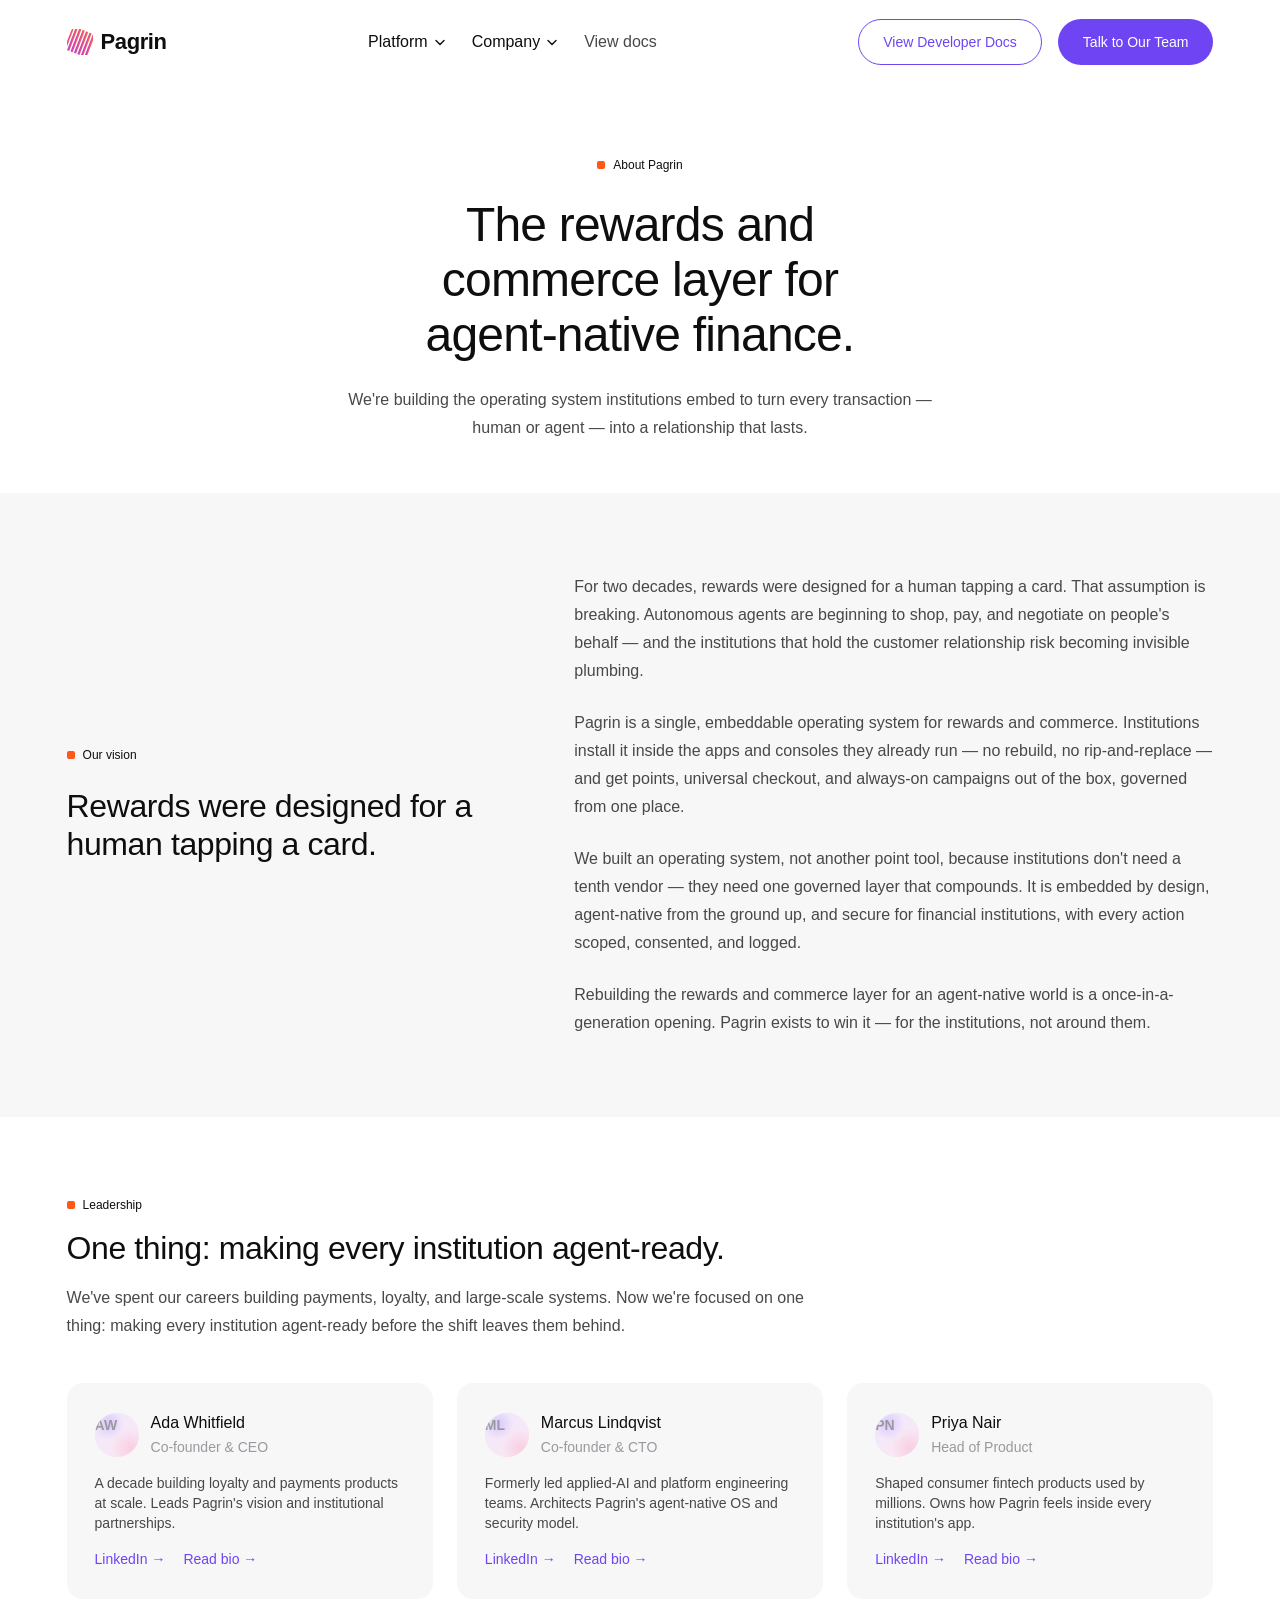
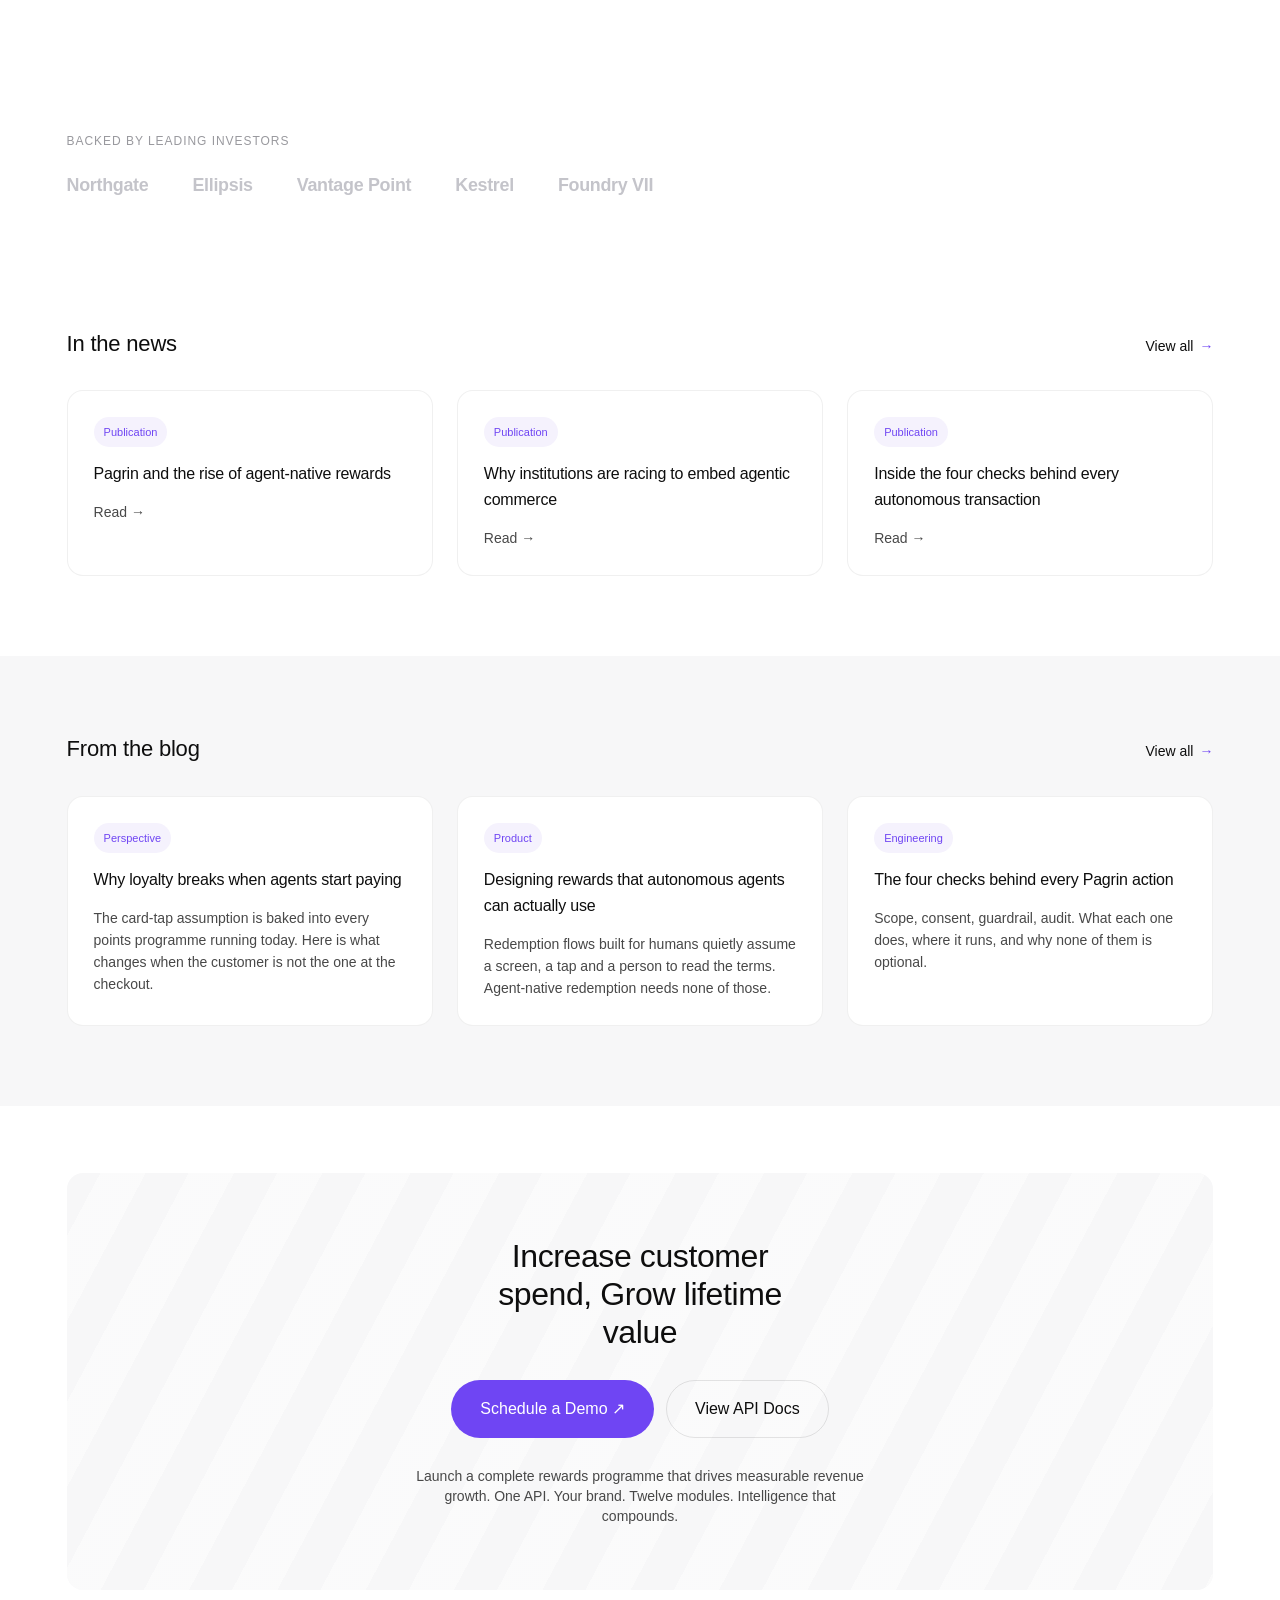
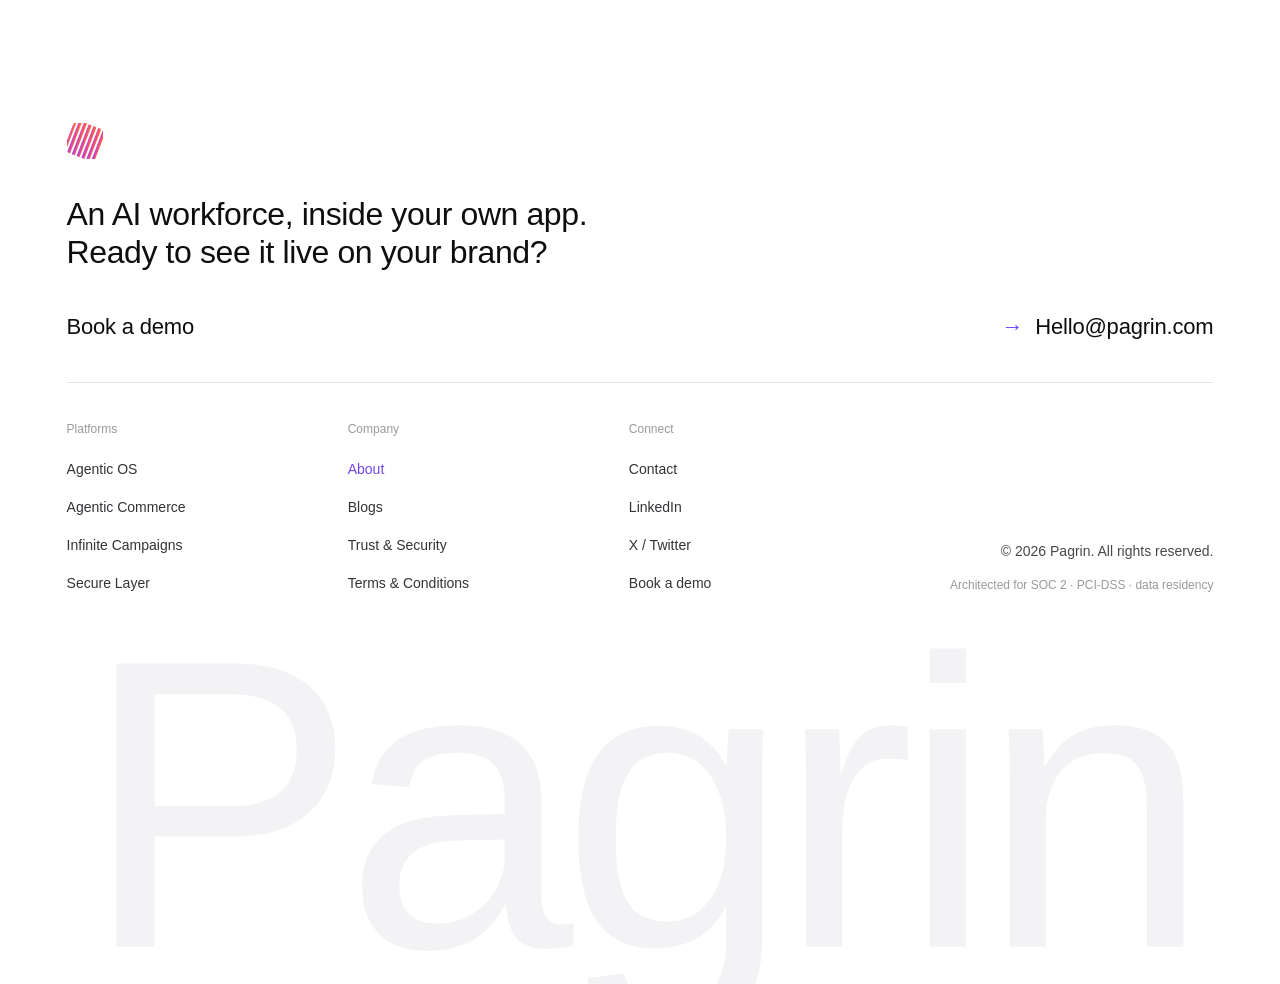
<file: about.html>
<!doctype html>
<html lang="en">
<head>
<meta charset="utf-8">
<meta name="viewport" content="width=device-width, initial-scale=1">
<title>About — Pagrin</title>
<meta name="description" content="We're building the operating system institutions embed to turn every transaction — human or agent — into a relationship that lasts.">
<link rel="stylesheet" href="css/site.css">
<link rel="stylesheet" href="css/icons.css">
<link rel="stylesheet" href="css/pages.css">
</head>
<body class="pg" data-page="about">

<a class="pg-skip" href="#main">Skip to content</a>
<div data-pg-nav></div>

<main id="main">

  <!-- hero — Figma 12346:2172 -->
  <section class="pg-hero">
    <div class="pg-shell">
      <div class="pg-hero__inner">
        <p class="pg-eyebrow">About Pagrin</p>
        <h1 class="pg-t1 pg-hero__title">The rewards and commerce layer for agent-native finance.</h1>
        <p class="pg-lede pg-hero__lede">
          We're building the operating system institutions embed to turn every transaction —
          human or agent — into a relationship that lasts.
        </p>
      </div>
    </div>
  </section>

  <!-- vision — Figma 12347:2109 -->
  <section class="pg-section pg-section--tint" aria-labelledby="vision-title">
    <div class="pg-shell">
      <div class="pg-split">
        <div class="pg-stack-24">
          <p class="pg-eyebrow">Our vision</p>
          <h2 class="pg-h2" id="vision-title">Rewards were designed for a human tapping a card.</h2>
        </div>
        <div class="pg-stack-24">
          <p class="pg-lede">
            For two decades, rewards were designed for a human tapping a card. That assumption is
            breaking. Autonomous agents are beginning to shop, pay, and negotiate on people's
            behalf — and the institutions that hold the customer relationship risk becoming
            invisible plumbing.
          </p>
          <p class="pg-lede">
            Pagrin is a single, embeddable operating system for rewards and commerce.
            Institutions install it inside the apps and consoles they already run — no rebuild,
            no rip-and-replace — and get points, universal checkout, and always-on campaigns out
            of the box, governed from one place.
          </p>
          <p class="pg-lede">
            We built an operating system, not another point tool, because institutions don't need
            a tenth vendor — they need one governed layer that compounds. It is embedded by
            design, agent-native from the ground up, and secure for financial institutions, with
            every action scoped, consented, and logged.
          </p>
          <p class="pg-lede">
            Rebuilding the rewards and commerce layer for an agent-native world is a
            once-in-a-generation opening. Pagrin exists to win it — for the institutions, not
            around them.
          </p>
        </div>
      </div>
    </div>
  </section>

  <!-- leadership — Figma 12348:2109 -->
  <section class="pg-section" aria-labelledby="lead-title">
    <div class="pg-shell">
      <div class="pg-why__head">
        <p class="pg-eyebrow">Leadership</p>
        <h2 class="pg-h2" id="lead-title">One thing: making every institution agent-ready.</h2>
        <p class="pg-lede">
          We've spent our careers building payments, loyalty, and large-scale systems. Now we're
          focused on one thing: making every institution agent-ready before the shift leaves
          them behind.
        </p>
      </div>

      <div class="pg-people">
        <article class="pg-person">
          <div class="pg-person__id">
            <span class="pg-person__av"><span>AW</span></span>
            <span><b>Ada Whitfield</b><span>Co-founder &amp; CEO</span></span>
          </div>
          <p class="pg-small">A decade building loyalty and payments products at scale. Leads Pagrin's
            vision and institutional partnerships.</p>
          <div class="pg-person__links">
            <a href="https://www.linkedin.com/company/pagrin" target="_blank" rel="noopener">LinkedIn →</a>
            <a href="contact.html">Read bio →</a>
          </div>
        </article>

        <article class="pg-person">
          <div class="pg-person__id">
            <span class="pg-person__av"><span>ML</span></span>
            <span><b>Marcus Lindqvist</b><span>Co-founder &amp; CTO</span></span>
          </div>
          <p class="pg-small">Formerly led applied-AI and platform engineering teams. Architects Pagrin's
            agent-native OS and security model.</p>
          <div class="pg-person__links">
            <a href="https://www.linkedin.com/company/pagrin" target="_blank" rel="noopener">LinkedIn →</a>
            <a href="contact.html">Read bio →</a>
          </div>
        </article>

        <article class="pg-person">
          <div class="pg-person__id">
            <span class="pg-person__av"><span>PN</span></span>
            <span><b>Priya Nair</b><span>Head of Product</span></span>
          </div>
          <p class="pg-small">Shaped consumer fintech products used by millions. Owns how Pagrin feels
            inside every institution's app.</p>
          <div class="pg-person__links">
            <a href="https://www.linkedin.com/company/pagrin" target="_blank" rel="noopener">LinkedIn →</a>
            <a href="contact.html">Read bio →</a>
          </div>
        </article>
      </div>
    </div>
  </section>

  <!-- backers — Figma 12349:2551 -->
  <section class="pg-section pg-section--tight" aria-labelledby="backers-title">
    <div class="pg-shell">
      <p class="pg-caption" id="backers-title" style="margin-bottom:24px;letter-spacing:.08em">
        BACKED BY LEADING INVESTORS</p>
      <div class="pg-logos" aria-label="Investors">
        <span>Northgate</span><span>Ellipsis</span><span>Vantage Point</span>
        <span>Kestrel</span><span>Foundry&nbsp;VII</span>
      </div>
    </div>
  </section>

  <!-- press — Figma 12360:9119 -->
  <section class="pg-section" aria-labelledby="press-title">
    <div class="pg-shell">
      <div class="pg-sectionhead">
        <h2 class="pg-h4" id="press-title">In the news</h2>
        <a class="pg-textlink" href="blog.html">View all</a>
      </div>
      <div class="pg-articles">
        <a class="pg-article pg-card--lift" href="blog.html">
          <span class="pg-article__kicker">Publication</span>
          <h3>Pagrin and the rise of agent-native rewards</h3>
          <p class="pg-article__meta">Read →</p>
        </a>
        <a class="pg-article pg-card--lift" href="blog.html">
          <span class="pg-article__kicker">Publication</span>
          <h3>Why institutions are racing to embed agentic commerce</h3>
          <p class="pg-article__meta">Read →</p>
        </a>
        <a class="pg-article pg-card--lift" href="blog.html">
          <span class="pg-article__kicker">Publication</span>
          <h3>Inside the four checks behind every autonomous transaction</h3>
          <p class="pg-article__meta">Read →</p>
        </a>
      </div>
    </div>
  </section>

  <!-- blog — Figma 12360:9119 -->
  <section class="pg-section pg-section--tint" aria-labelledby="blog-title">
    <div class="pg-shell">
      <div class="pg-sectionhead">
        <h2 class="pg-h4" id="blog-title">From the blog</h2>
        <a class="pg-textlink" href="blog.html">View all</a>
      </div>
      <div class="pg-articles">
        <a class="pg-article pg-card--lift" href="blog.html">
          <span class="pg-article__kicker">Perspective</span>
          <h3>Why loyalty breaks when agents start paying</h3>
          <p>The card-tap assumption is baked into every points programme running today. Here is
            what changes when the customer is not the one at the checkout.</p>
        </a>
        <a class="pg-article pg-card--lift" href="blog.html">
          <span class="pg-article__kicker">Product</span>
          <h3>Designing rewards that autonomous agents can actually use</h3>
          <p>Redemption flows built for humans quietly assume a screen, a tap and a person to
            read the terms. Agent-native redemption needs none of those.</p>
        </a>
        <a class="pg-article pg-card--lift" href="blog.html">
          <span class="pg-article__kicker">Engineering</span>
          <h3>The four checks behind every Pagrin action</h3>
          <p>Scope, consent, guardrail, audit. What each one does, where it runs, and why none
            of them is optional.</p>
        </a>
      </div>
    </div>
  </section>

  <div data-pg-cta></div>
</main>

<div data-pg-footer></div>
<script src="js/icons.js" defer></script>
<script src="js/site.js" defer></script>
</body>
</html>
</file>
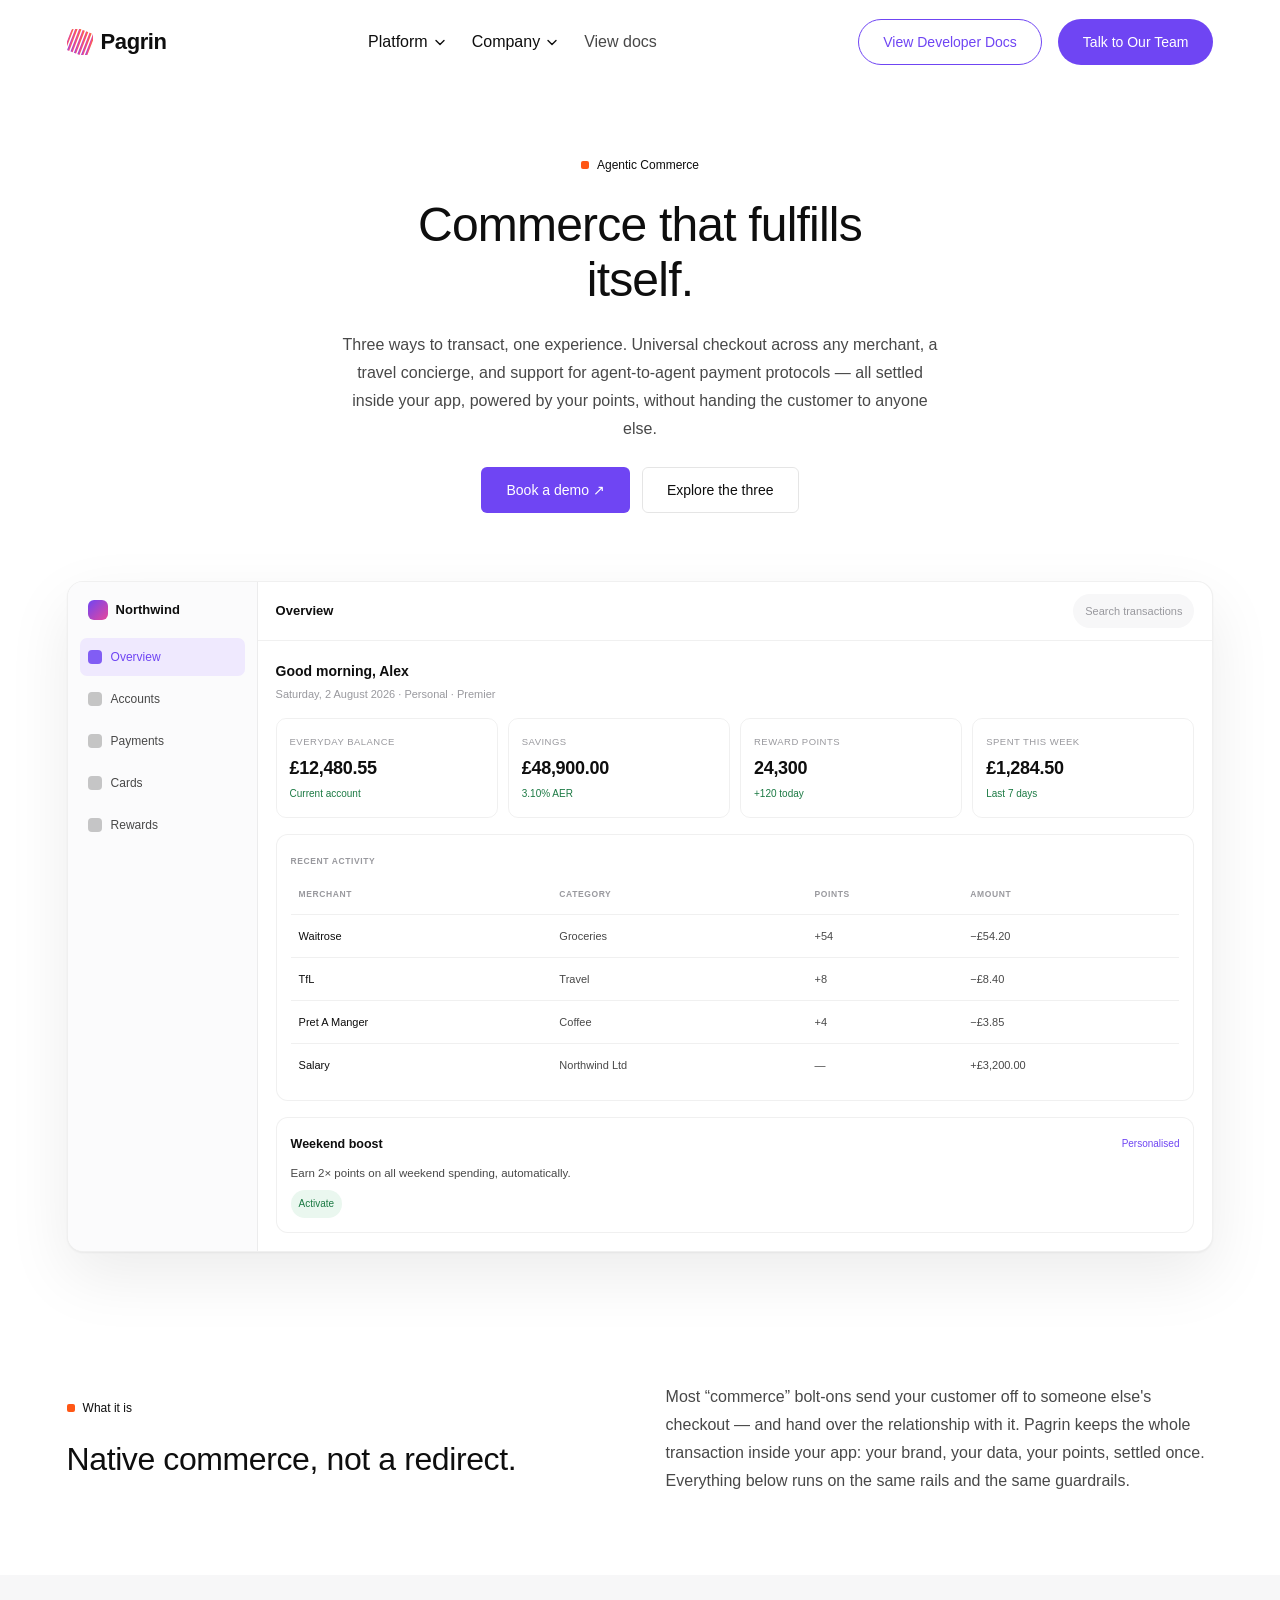
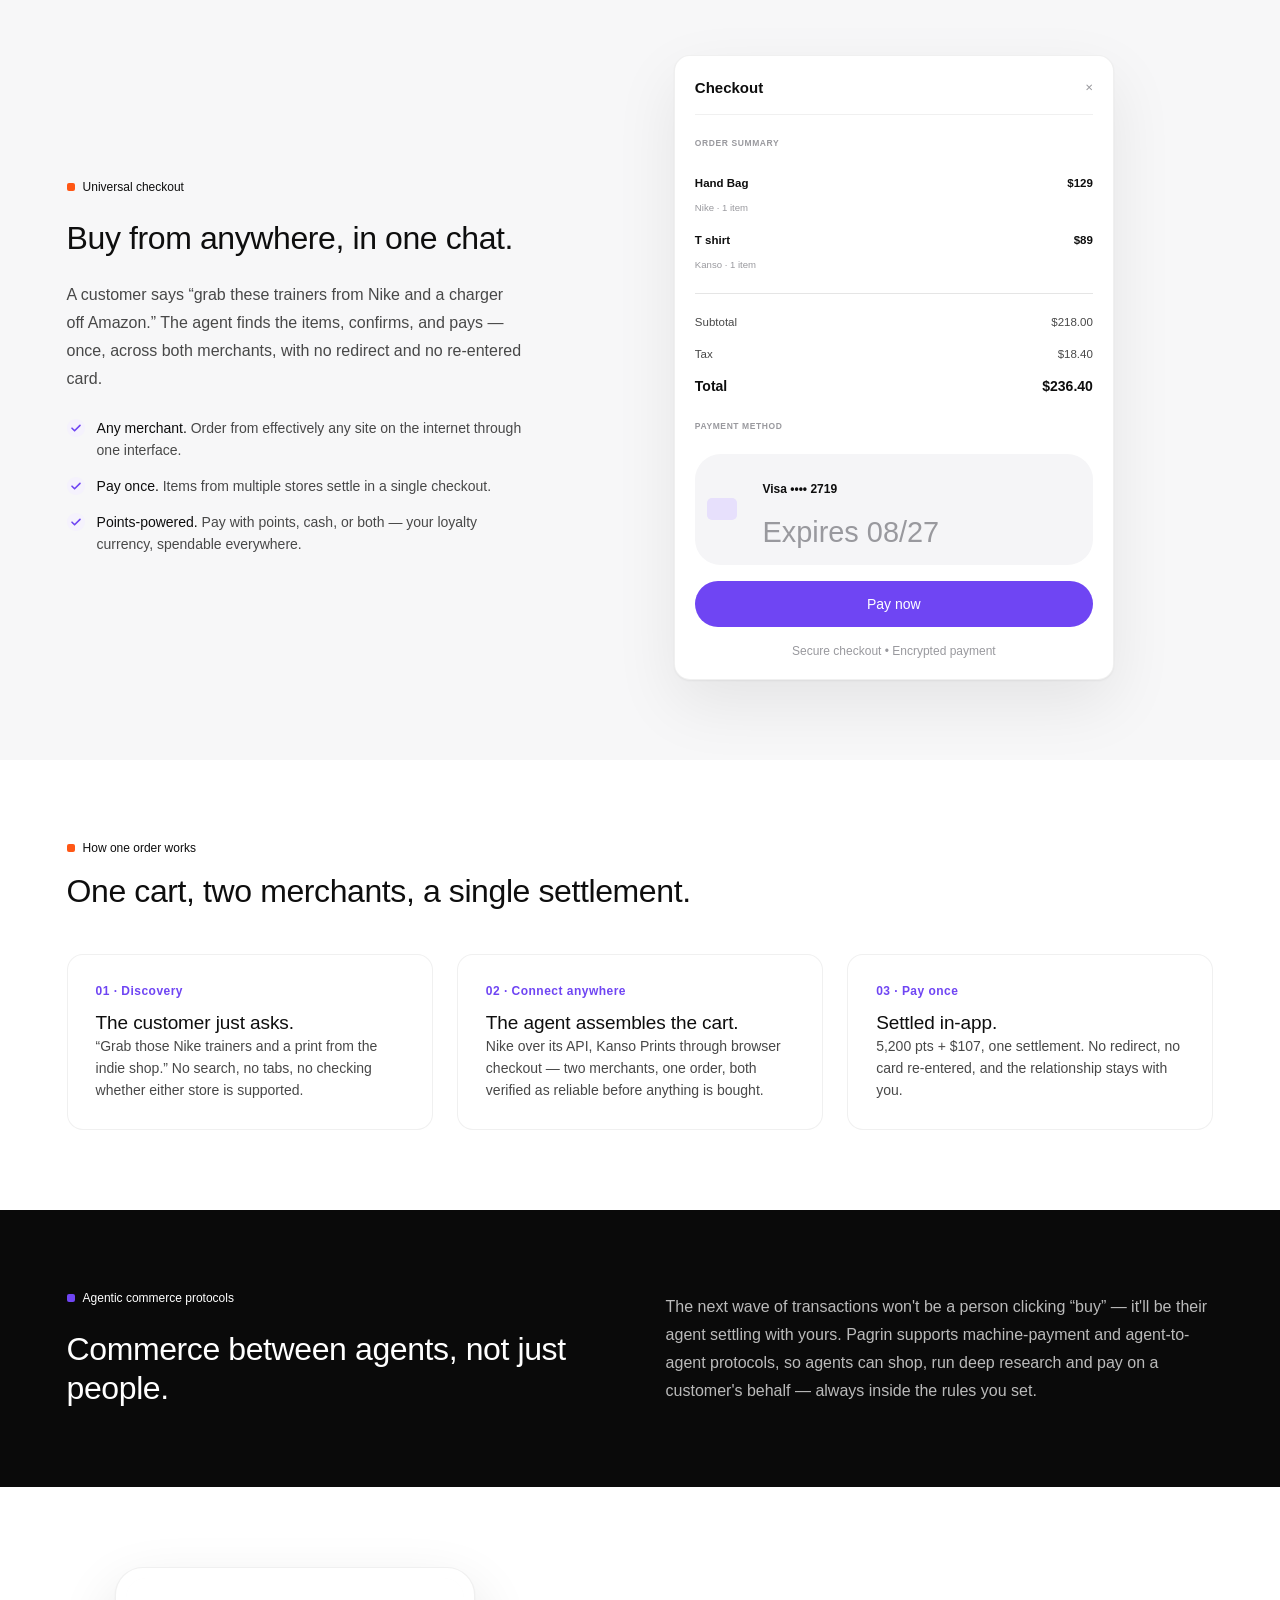
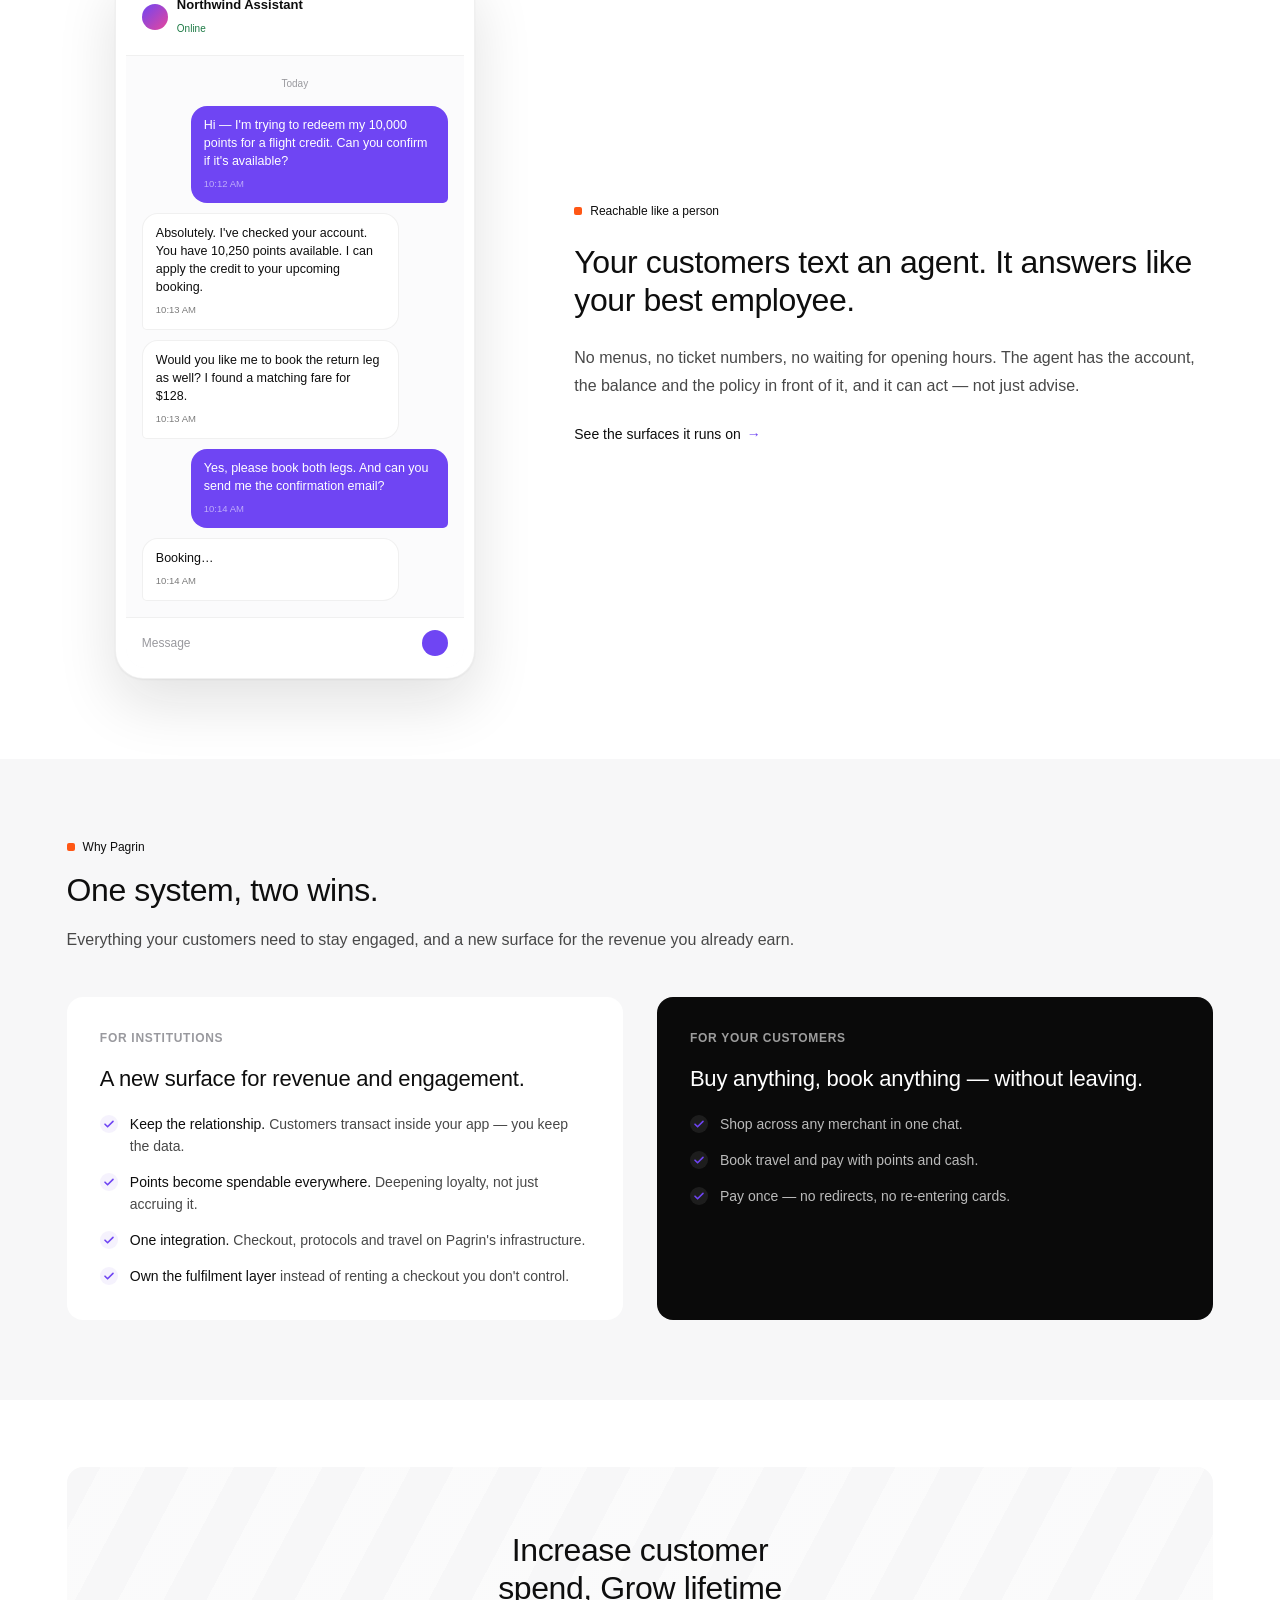
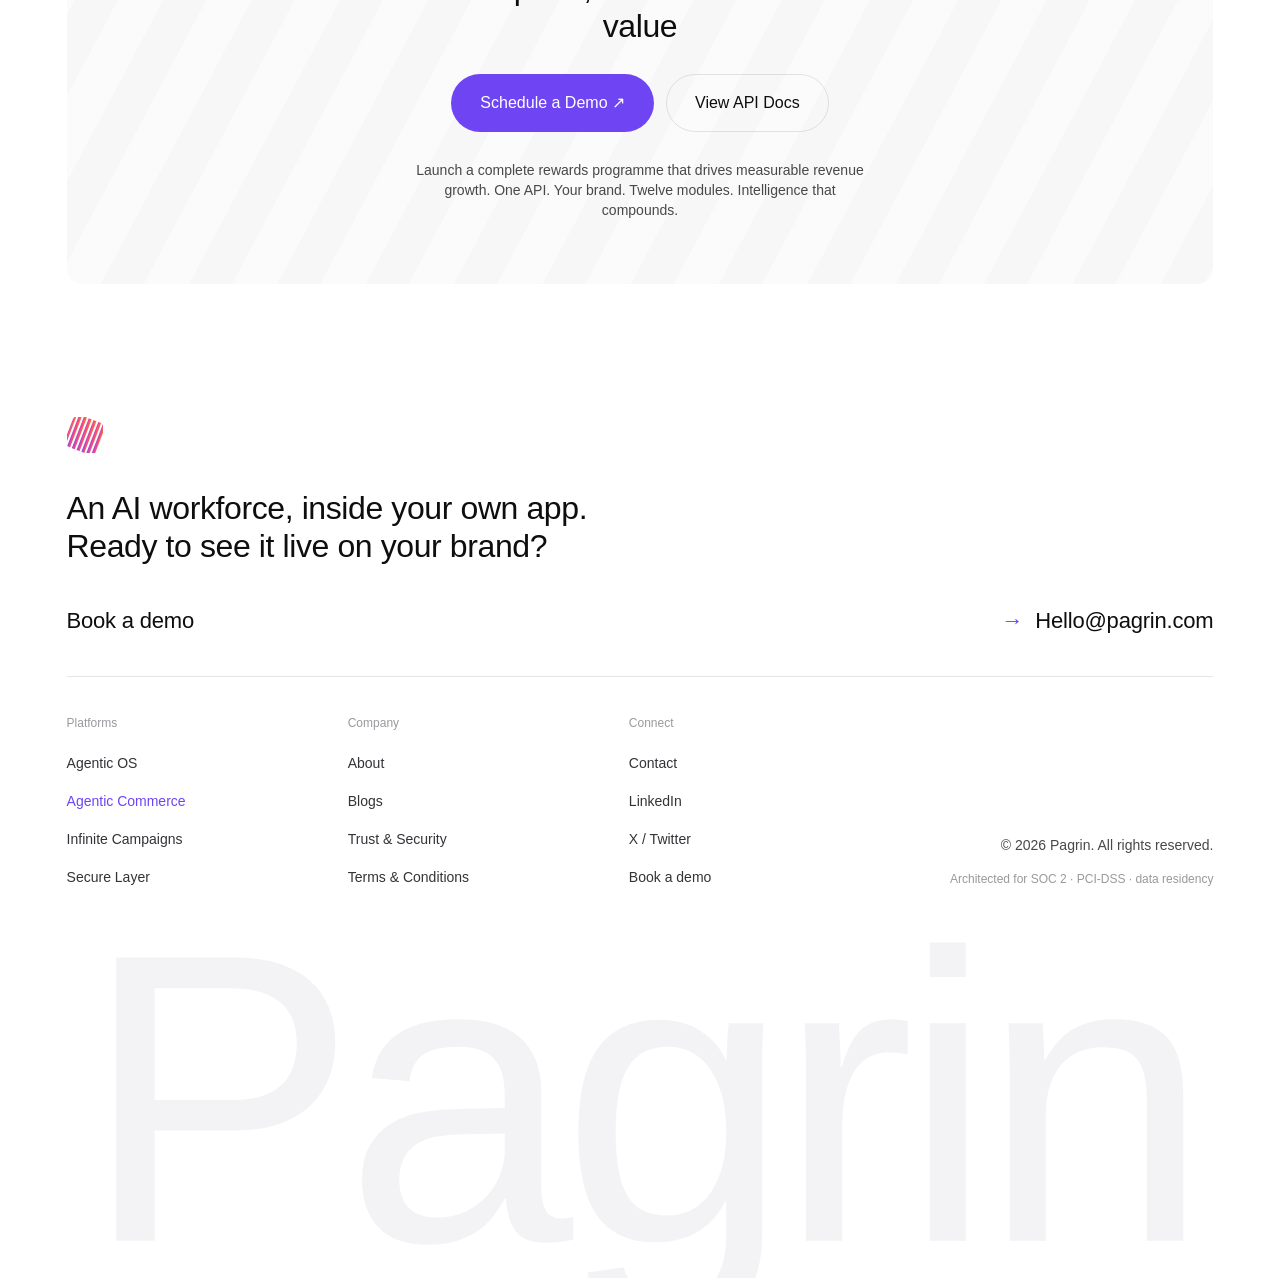
<file: agentic-commerce.html>
<!doctype html>
<html lang="en">
<head>
<meta charset="utf-8">
<meta name="viewport" content="width=device-width, initial-scale=1">
<title>Agentic Commerce — Pagrin</title>
<meta name="description" content="Native checkout, travel and payments in any chat. Universal checkout across any merchant, a travel concierge, and agent-to-agent payment protocols — settled inside your app.">
<link rel="stylesheet" href="css/site.css">
<link rel="stylesheet" href="css/icons.css">
<link rel="stylesheet" href="css/product.css">
<link rel="stylesheet" href="css/pages.css">
</head>
<body class="pg" data-page="agentic-commerce">

<a class="pg-skip" href="#main">Skip to content</a>
<div data-pg-nav></div>

<main id="main">

  <!-- hero — Figma 12847:15144 -->
  <section class="pg-hero">
    <div class="pg-shell">
      <div class="pg-hero__inner">
        <p class="pg-eyebrow">Agentic Commerce</p>
        <h1 class="pg-t1 pg-hero__title">Commerce that fulfills itself.</h1>
        <p class="pg-lede pg-hero__lede">
          Three ways to transact, one experience. Universal checkout across any merchant, a
          travel concierge, and support for agent-to-agent payment protocols — all settled
          inside your app, powered by your points, without handing the customer to anyone else.
        </p>
        <div class="pg-btnrow pg-btnrow--center">
          <a class="pg-btn pg-btn--primary pg-btn--sq" href="contact.html#demo">Book a demo ↗</a>
          <a class="pg-btn pg-btn--quiet pg-btn--sq" href="#checkout">Explore the three</a>
        </div>

        <!-- the in-app surface, Figma 11998:41941 -->
        <div class="pg-hero__art pg-frame">
          <div class="pg-app">
            <div class="pg-app__rail">
              <div class="pg-app__brand"><span></span>Northwind</div>
              <div class="pg-app__navitem" data-on><i></i><b>Overview</b></div>
              <div class="pg-app__navitem"><i></i><b>Accounts</b></div>
              <div class="pg-app__navitem"><i></i><b>Payments</b></div>
              <div class="pg-app__navitem"><i></i><b>Cards</b></div>
              <div class="pg-app__navitem"><i></i><b>Rewards</b></div>
            </div>
            <div class="pg-app__main">
              <div class="pg-app__bar">
                <h4>Overview</h4>
                <span class="pg-app__search">Search transactions</span>
              </div>
              <div class="pg-app__body">
                <div class="pg-app__head">
                  <h5>Good morning, Alex</h5>
                  <p>Saturday, 2 August 2026 · Personal · Premier</p>
                </div>
                <div class="pg-stats">
                  <div class="pg-stat"><span>Everyday balance</span><b>£12,480.55</b><em>Current account</em></div>
                  <div class="pg-stat"><span>Savings</span><b>£48,900.00</b><em>3.10% AER</em></div>
                  <div class="pg-stat"><span>Reward points</span><b>24,300</b><em>+120 today</em></div>
                  <div class="pg-stat"><span>Spent this week</span><b>£1,284.50</b><em>Last 7 days</em></div>
                </div>
                <div class="pg-panel">
                  <span class="pg-panel__label">Recent activity</span>
                  <div class="pg-scroll">
                    <table class="pg-table">
                      <thead><tr><th>Merchant</th><th>Category</th><th>Points</th><th>Amount</th></tr></thead>
                      <tbody>
                        <tr><td>Waitrose</td><td>Groceries</td><td>+54</td><td>−£54.20</td></tr>
                        <tr><td>TfL</td><td>Travel</td><td>+8</td><td>−£8.40</td></tr>
                        <tr><td>Pret A Manger</td><td>Coffee</td><td>+4</td><td>−£3.85</td></tr>
                        <tr><td>Salary</td><td>Northwind Ltd</td><td>—</td><td>+£3,200.00</td></tr>
                      </tbody>
                    </table>
                  </div>
                </div>
                <div class="pg-panel">
                  <div class="pg-offer__head">
                    <b>Weekend boost</b>
                    <span>Personalised</span>
                  </div>
                  <p style="color:var(--pg-body);font-size:11.5px;line-height:16px">
                    Earn 2× points on all weekend spending, automatically.</p>
                  <span class="pg-badge pg-badge--ok">Activate</span>
                </div>
              </div>
            </div>
          </div>
        </div>
      </div>
    </div>
  </section>

  <!-- what it is — Figma 11998:41941 -->
  <section class="pg-section" aria-labelledby="what-title">
    <div class="pg-shell">
      <div class="pg-split pg-split--even">
        <div class="pg-stack-24">
          <p class="pg-eyebrow">What it is</p>
          <h2 class="pg-h2" id="what-title">Native commerce, not a redirect.</h2>
        </div>
        <p class="pg-lede">
          Most “commerce” bolt-ons send your customer off to someone else's checkout — and hand
          over the relationship with it. Pagrin keeps the whole transaction inside your app:
          your brand, your data, your points, settled once. Everything below runs on the same
          rails and the same guardrails.
        </p>
      </div>
    </div>
  </section>

  <!-- universal checkout — Figma 12180:361848 -->
  <section class="pg-section pg-section--tint" id="checkout" aria-labelledby="checkout-title">
    <div class="pg-shell">
      <div class="pg-split">
        <div class="pg-stack-24">
          <p class="pg-eyebrow">Universal checkout</p>
          <h2 class="pg-h2" id="checkout-title">Buy from anywhere, in one chat.</h2>
          <p class="pg-lede">
            A customer says “grab these trainers from Nike and a charger off Amazon.” The agent
            finds the items, confirms, and pays — once, across both merchants, with no redirect
            and no re-entered card.
          </p>
          <ul class="pg-ticks">
            <li><span><strong>Any merchant.</strong> Order from effectively any site on the internet through one interface.</span></li>
            <li><span><strong>Pay once.</strong> Items from multiple stores settle in a single checkout.</span></li>
            <li><span><strong>Points-powered.</strong> Pay with points, cash, or both — your loyalty currency, spendable everywhere.</span></li>
          </ul>
        </div>

        <div class="pg-frame" style="max-width:440px;justify-self:center;width:100%">
          <div style="padding:20px;display:grid;gap:16px">
            <div class="pg-offer__head" style="border-bottom:1px solid var(--pg-hairline-2);padding-bottom:14px">
              <b style="font-size:15px">Checkout</b>
              <span style="color:var(--pg-muted)">✕</span>
            </div>
            <span class="pg-panel__label">Order summary</span>
            <div class="pg-stack-8">
              <div class="pg-offer__row"><span><b>Hand Bag</b><br><small style="color:var(--pg-muted)">Nike · 1 item</small></span><b>$129</b></div>
              <div class="pg-offer__row"><span><b>T shirt</b><br><small style="color:var(--pg-muted)">Kanso · 1 item</small></span><b>$89</b></div>
            </div>
            <hr class="pg-rule">
            <div class="pg-stack-8">
              <div class="pg-offer__row"><span>Subtotal</span><span>$218.00</span></div>
              <div class="pg-offer__row"><span>Tax</span><span>$18.40</span></div>
              <div class="pg-offer__row" style="font-size:14px"><b>Total</b><b>$236.40</b></div>
            </div>
            <span class="pg-panel__label">Payment method</span>
            <div class="pg-ui__strip" style="font-size:12px;padding:12px">
              <span style="width:30px;height:22px;border-radius:5px;background:#e7e0fc;flex:none"></span>
              <span><b style="color:var(--pg-ink)">Visa •••• 2719</b><br><small style="color:var(--pg-muted)">Expires 08/27</small></span>
            </div>
            <a class="pg-btn pg-btn--primary" href="contact.html#demo" style="width:100%">Pay now</a>
            <p class="pg-caption" style="text-align:center">Secure checkout • Encrypted payment</p>
          </div>
        </div>
      </div>
    </div>
  </section>

  <!-- the three steps — Figma flow-lines 12136 -->
  <section class="pg-section" aria-labelledby="flow-title">
    <div class="pg-shell">
      <div class="pg-why__head">
        <p class="pg-eyebrow">How one order works</p>
        <h2 class="pg-h2" id="flow-title">One cart, two merchants, a single settlement.</h2>
      </div>
      <div class="pg-grid pg-grid--3">
        <div class="pg-card">
          <span class="pg-step__num">01 · Discovery</span>
          <h3 class="pg-h5 pg-card__title">The customer just asks.</h3>
          <p class="pg-card__body">“Grab those Nike trainers and a print from the indie shop.” No search, no tabs, no
            checking whether either store is supported.</p>
        </div>
        <div class="pg-card">
          <span class="pg-step__num">02 · Connect anywhere</span>
          <h3 class="pg-h5 pg-card__title">The agent assembles the cart.</h3>
          <p class="pg-card__body">Nike over its API, Kanso Prints through browser checkout — two merchants,
            one order, both verified as reliable before anything is bought.</p>
        </div>
        <div class="pg-card">
          <span class="pg-step__num">03 · Pay once</span>
          <h3 class="pg-h5 pg-card__title">Settled in-app.</h3>
          <p class="pg-card__body">5,200 pts + $107, one settlement. No redirect, no card re-entered, and the
            relationship stays with you.</p>
        </div>
      </div>
    </div>
  </section>

  <!-- protocols — Figma 12180:360830 -->
  <section class="pg-section pg-section--dark" aria-labelledby="proto-title">
    <div class="pg-shell">
      <div class="pg-split pg-split--even">
        <div class="pg-stack-24">
          <p class="pg-eyebrow pg-eyebrow--purple">Agentic commerce protocols</p>
          <h2 class="pg-h2" id="proto-title">Commerce between agents, not just people.</h2>
        </div>
        <p class="pg-lede" style="color:rgba(255,255,255,.72)">
          The next wave of transactions won't be a person clicking “buy” — it'll be their agent
          settling with yours. Pagrin supports machine-payment and agent-to-agent protocols, so
          agents can shop, run deep research and pay on a customer's behalf — always inside the
          rules you set.
        </p>
      </div>
    </div>
  </section>

  <!-- reachable like a person — Figma 11998:40877 -->
  <section class="pg-section" aria-labelledby="chat-title">
    <div class="pg-shell">
      <div class="pg-split pg-split--flip">
        <div class="pg-stack-24">
          <p class="pg-eyebrow">Reachable like a person</p>
          <h2 class="pg-h2" id="chat-title">Your customers text an agent. It answers like your best employee.</h2>
          <p class="pg-lede">No menus, no ticket numbers, no waiting for opening hours. The agent has the
            account, the balance and the policy in front of it, and it can act — not just advise.</p>
          <a class="pg-textlink" href="agentic-os.html">See the surfaces it runs on</a>
        </div>

        <div class="pg-phone">
          <div class="pg-phone__screen">
            <div class="pg-phone__bar"><i></i><span><b>Northwind Assistant</b><small>Online</small></span></div>
            <div class="pg-phone__thread">
              <span class="pg-phone__day">Today</span>
              <div class="pg-bubble pg-bubble--me">Hi — I'm trying to redeem my 10,000 points for a flight credit. Can you confirm if it's available?<time>10:12 AM</time></div>
              <div class="pg-bubble pg-bubble--them">Absolutely. I've checked your account. You have 10,250 points available. I can apply the credit to your upcoming booking.<time>10:13 AM</time></div>
              <div class="pg-bubble pg-bubble--them">Would you like me to book the return leg as well? I found a matching fare for $128.<time>10:13 AM</time></div>
              <div class="pg-bubble pg-bubble--me">Yes, please book both legs. And can you send me the confirmation email?<time>10:14 AM</time></div>
              <div class="pg-bubble pg-bubble--them">Booking…<time>10:14 AM</time></div>
            </div>
            <div class="pg-phone__input"><span>Message</span><i></i></div>
          </div>
        </div>
      </div>
    </div>
  </section>

  <!-- why pagrin — Figma 12089:356965 -->
  <section class="pg-section pg-section--tint" aria-labelledby="whyc-title">
    <div class="pg-shell">
      <div class="pg-why__head">
        <p class="pg-eyebrow">Why Pagrin</p>
        <h2 class="pg-h2" id="whyc-title">One system, two wins.</h2>
        <p class="pg-lede">Everything your customers need to stay engaged, and a new surface for the revenue you already earn.</p>
      </div>
      <div class="pg-why__grid">
        <div class="pg-why__card" style="background:var(--pg-white)">
          <p class="pg-why__kicker">For institutions</p>
          <h3 class="pg-h4">A new surface for revenue and engagement.</h3>
          <ul class="pg-ticks">
            <li><span><strong>Keep the relationship.</strong> Customers transact inside your app — you keep the data.</span></li>
            <li><span><strong>Points become spendable everywhere.</strong> Deepening loyalty, not just accruing it.</span></li>
            <li><span><strong>One integration.</strong> Checkout, protocols and travel on Pagrin's infrastructure.</span></li>
            <li><span><strong>Own the fulfilment layer</strong> instead of renting a checkout you don't control.</span></li>
          </ul>
        </div>
        <div class="pg-why__card pg-why__card--dark">
          <p class="pg-why__kicker">For your customers</p>
          <h3 class="pg-h4">Buy anything, book anything — without leaving.</h3>
          <ul class="pg-ticks">
            <li><span>Shop across any merchant in one chat.</span></li>
            <li><span>Book travel and pay with points and cash.</span></li>
            <li><span>Pay once — no redirects, no re-entering cards.</span></li>
          </ul>
        </div>
      </div>
    </div>
  </section>

  <div data-pg-cta></div>
</main>

<div data-pg-footer></div>
<script src="js/icons.js" defer></script>
<script src="js/site.js" defer></script>
</body>
</html>
</file>
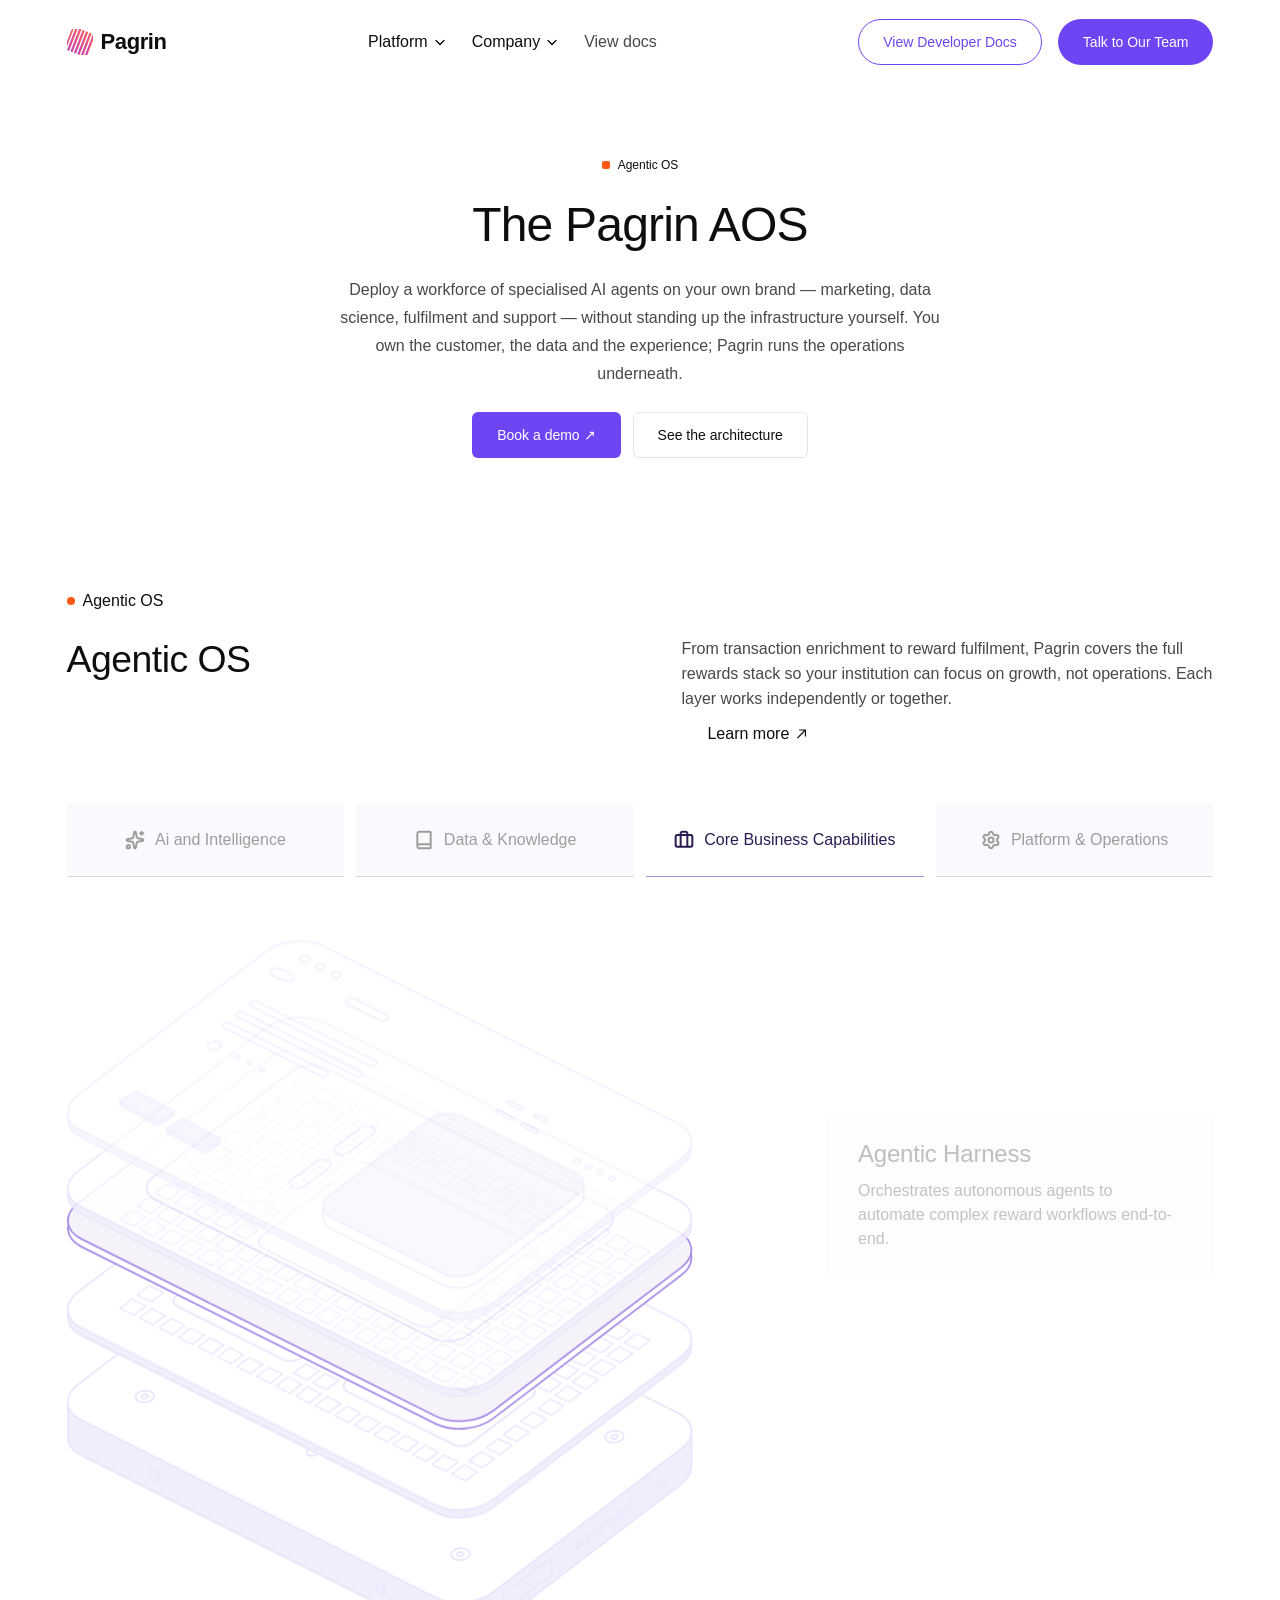
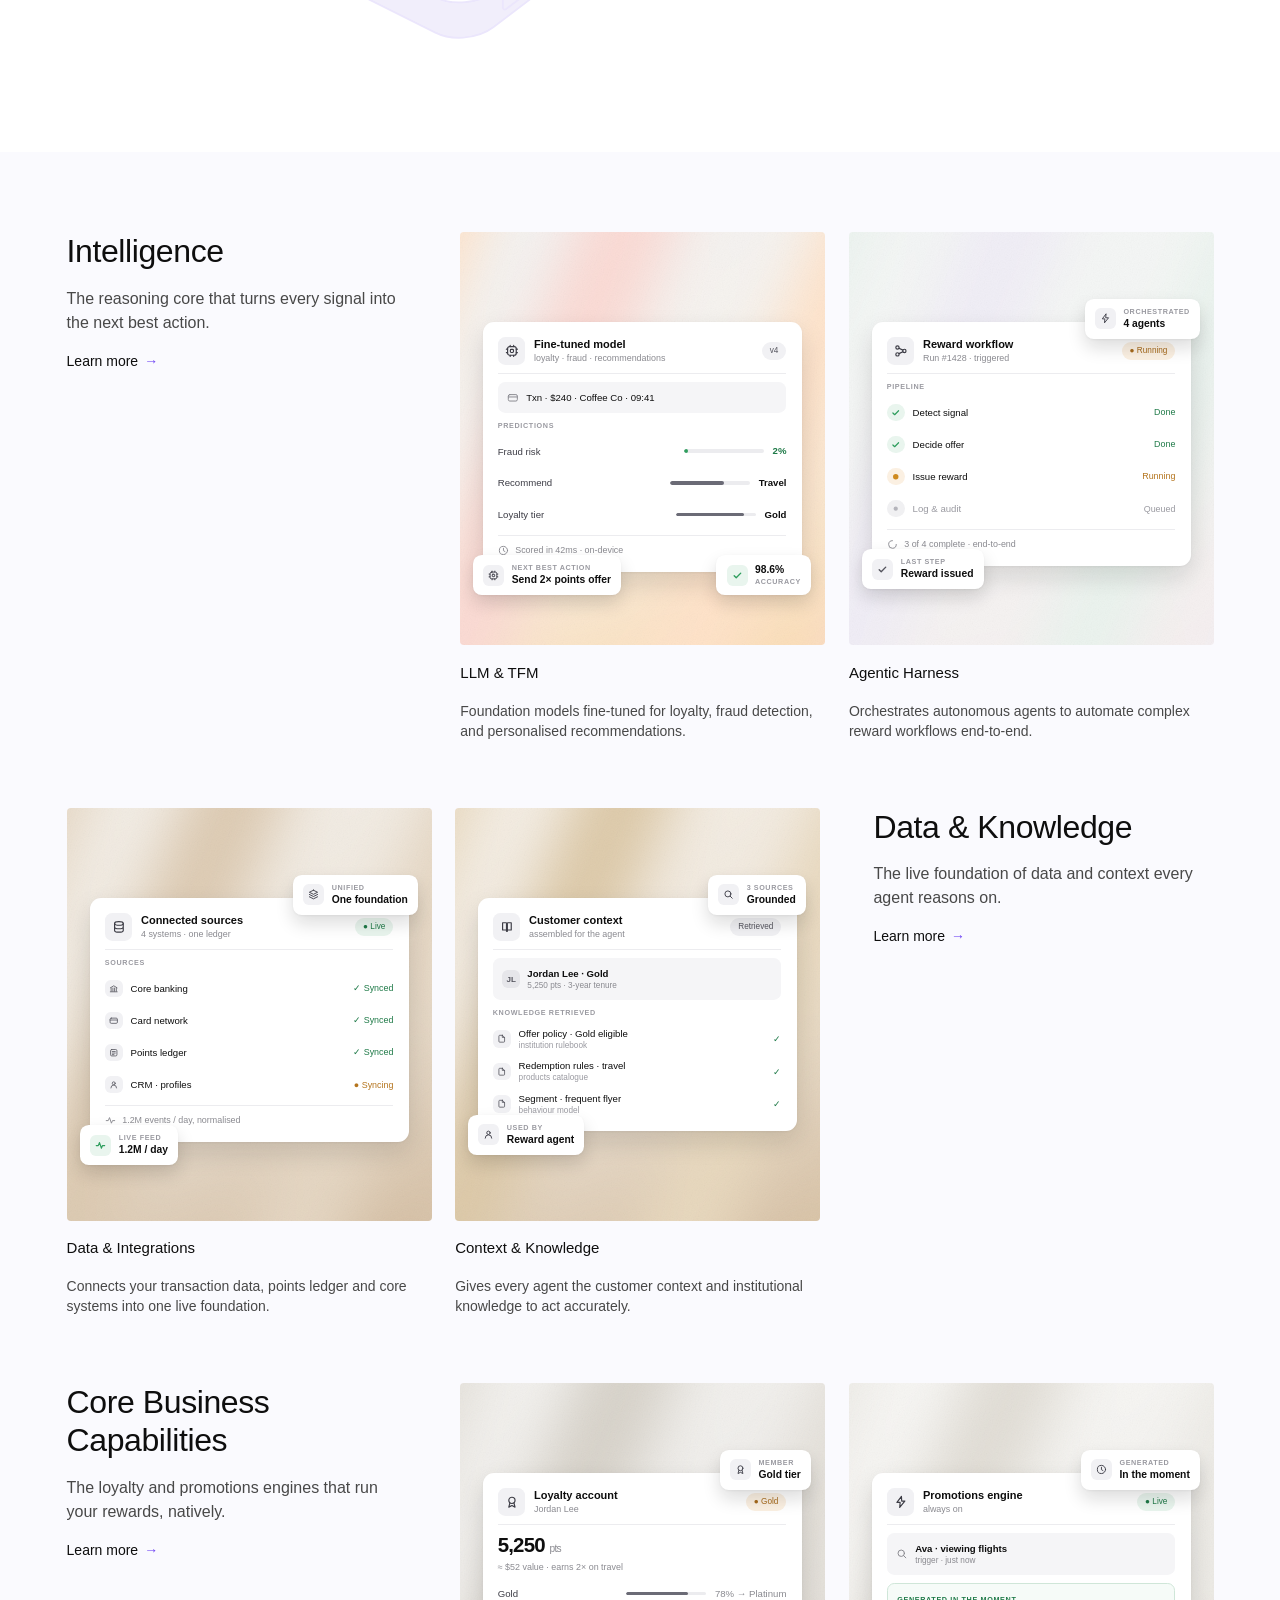
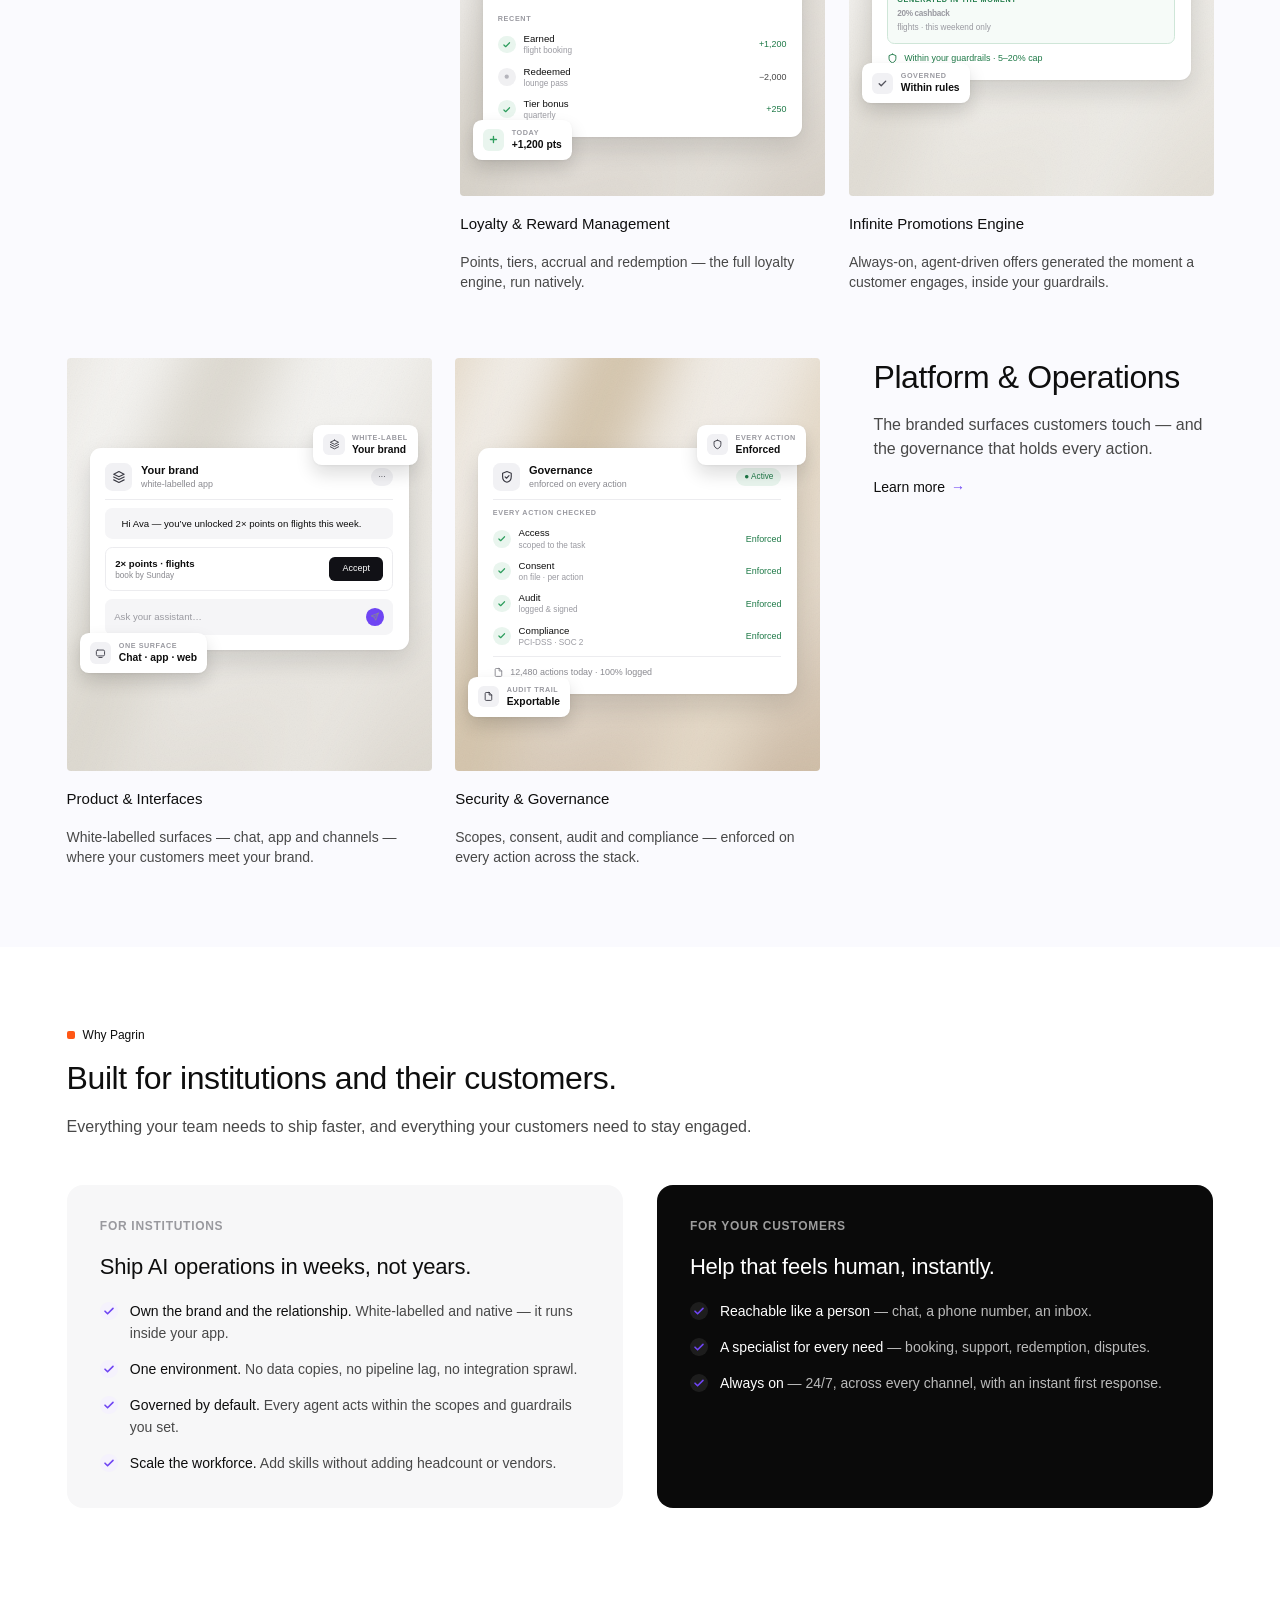
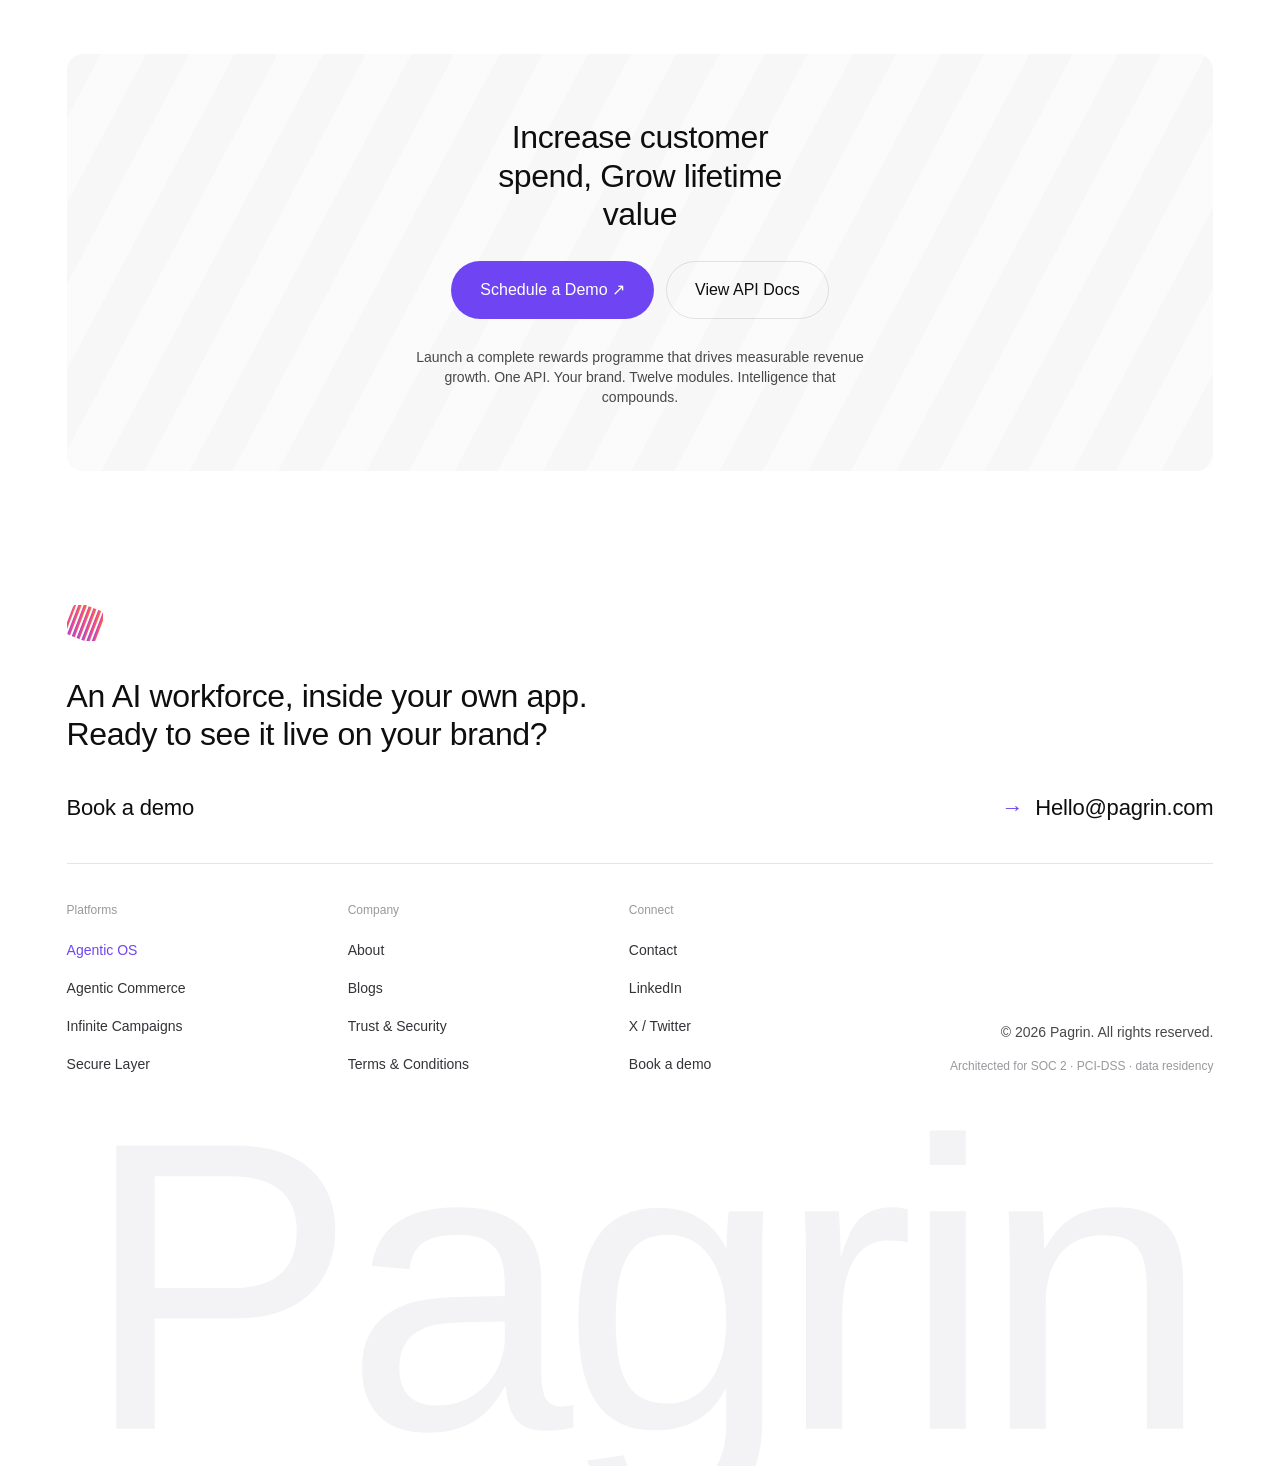
<file: agentic-os.html>
<!doctype html>
<html lang="en">
<head>
<meta charset="utf-8">
<meta name="viewport" content="width=device-width, initial-scale=1">
<title>Agentic OS — Pagrin</title>
<meta name="description" content="Deploy a workforce of specialised AI agents on your own brand — marketing, data science, fulfilment and support — without standing up the infrastructure yourself.">
<link rel="stylesheet" href="css/site.css">
<link rel="stylesheet" href="css/icons.css">
<link rel="stylesheet" href="css/product.css">
<link rel="stylesheet" href="css/agentic-os.css">
</head>
<body class="pg" data-page="agentic-os">

<a class="pg-skip" href="#main">Skip to content</a>
<div data-pg-nav></div>

<main id="main">

  <!-- hero — Figma 11998:40379 -->
  <section class="pg-hero">
    <div class="pg-shell">
      <div class="pg-hero__inner">
        <p class="pg-eyebrow">Agentic OS</p>
        <h1 class="pg-t1 pg-hero__title">The Pagrin AOS</h1>
        <p class="pg-lede pg-hero__lede">
          Deploy a workforce of specialised AI agents on your own brand — marketing, data
          science, fulfilment and support — without standing up the infrastructure yourself.
          You own the customer, the data and the experience; Pagrin runs the operations
          underneath.
        </p>
        <div class="pg-btnrow pg-btnrow--center">
          <a class="pg-btn pg-btn--primary pg-btn--sq" href="contact.html#demo">Book a demo ↗</a>
          <a class="pg-btn pg-btn--quiet pg-btn--sq" href="#architecture">See the architecture</a>
        </div>
      </div>
    </div>
  </section>

  <!-- the layer explorer, reused from the landing page section -->
  <div id="architecture">
<section class="agentic-os" aria-labelledby="ao-title">
  <div class="ao__inner">

    <p class="ao__eyebrow"><span class="ao__dot" aria-hidden="true"></span>Agentic OS</p>

    <div class="ao__content">

      <div class="ao__head">
        <h2 class="ao__title" id="ao-title">Agentic OS</h2>
        <div class="ao__intro">
          <p class="ao__lede">From transaction enrichment to reward fulfilment, Pagrin covers the full rewards stack so your institution can focus on growth, not operations. Each layer works independently or together.</p>
          <a class="ao__more" href="#">
            <span>Learn more</span>
            <svg width="17" height="18" viewBox="0 0 17 18" fill="none" aria-hidden="true" xmlns="http://www.w3.org/2000/svg"><path d="M4.83 13.57L3.95 12.63L9.93 6.58C10.06 6.43 10.2 6.3 10.35 6.17C10.5 6.05 10.65 5.92 10.81 5.8L10.85 5.76L10.81 5.52H10.75L10.07 5.59C9.84 5.6 9.61 5.61 9.39 5.61H6.14V4.44H13.06V11.39H11.85V8.06C11.85 7.56 11.88 7.07 11.95 6.59L11.97 6.51L11.71 6.44L11.68 6.49C11.43 6.86 11.15 7.18 10.83 7.48L4.83 13.57Z" fill="currentColor"/></svg>
          </a>
        </div>
      </div>

      <div class="ao__tabs" role="tablist" aria-label="Agentic OS layers">

        <button class="ao-tab" type="button" role="tab" id="ao-tab-0" aria-controls="ao-panel" aria-selected="true" tabindex="0">
          <span class="ao-tab__icon" aria-hidden="true"><svg viewBox="0 0 20 20" fill="none" xmlns="http://www.w3.org/2000/svg"><g clip-path="url(#ao-clip-sparkles)"><path d="M16.67 1.67V5M18.33 3.33H15M9.18 2.35C9.22 2.16 9.32 1.98 9.47 1.86C9.62 1.73 9.81 1.67 10 1.67C10.19 1.67 10.38 1.73 10.53 1.86C10.68 1.98 10.78 2.16 10.82 2.35L11.7 6.98C11.76 7.31 11.92 7.61 12.15 7.85C12.39 8.08 12.69 8.24 13.02 8.31L17.66 9.18C17.85 9.22 18.02 9.32 18.14 9.47C18.27 9.62 18.34 9.81 18.34 10C18.34 10.2 18.27 10.38 18.14 10.53C18.02 10.68 17.85 10.78 17.66 10.82L13.02 11.7C12.69 11.76 12.39 11.92 12.15 12.16C11.92 12.39 11.76 12.7 11.7 13.02L10.82 17.66C10.78 17.85 10.68 18.02 10.53 18.14C10.38 18.27 10.19 18.34 10 18.34C9.81 18.34 9.62 18.27 9.47 18.14C9.32 18.02 9.22 17.85 9.18 17.66L8.3 13.02C8.24 12.7 8.08 12.39 7.85 12.16C7.61 11.92 7.31 11.76 6.98 11.7L2.34 10.82C2.15 10.78 1.98 10.68 1.86 10.53C1.73 10.38 1.66 10.2 1.66 10C1.66 9.81 1.73 9.62 1.86 9.47C1.98 9.32 2.15 9.22 2.34 9.18L6.98 8.31C7.31 8.24 7.61 8.08 7.85 7.85C8.08 7.61 8.24 7.31 8.3 6.98L9.18 2.35ZM5 16.67C5 17.59 4.25 18.33 3.33 18.33C2.41 18.33 1.67 17.59 1.67 16.67C1.67 15.75 2.41 15 3.33 15C4.25 15 5 15.75 5 16.67Z" stroke-width="2" stroke-linecap="round"/></g><defs><clipPath id="ao-clip-sparkles"><rect width="20" height="20" fill="#fff"/></clipPath></defs></svg></span>
          Ai and Intelligence
          <span class="ao-tab__progress" aria-hidden="true"></span>
        </button>

        <button class="ao-tab" type="button" role="tab" id="ao-tab-1" aria-controls="ao-panel" aria-selected="false" tabindex="-1">
          <span class="ao-tab__icon" aria-hidden="true"><svg viewBox="0 0 20 20" fill="none" xmlns="http://www.w3.org/2000/svg"><g clip-path="url(#ao-clip-book)"><path d="M3.34 16.25V3.75C3.34 3.2 3.56 2.67 3.95 2.28C4.34 1.89 4.87 1.67 5.42 1.67H15.83C16.06 1.67 16.27 1.75 16.42 1.91C16.58 2.07 16.67 2.28 16.67 2.5V17.5C16.67 17.72 16.58 17.93 16.42 18.09C16.27 18.25 16.06 18.33 15.83 18.33H5.42C4.87 18.33 4.34 18.11 3.95 17.72C3.56 17.33 3.34 16.8 3.34 16.25ZM3.34 16.25C3.34 15.7 3.56 15.17 3.95 14.78C4.34 14.39 4.87 14.17 5.42 14.17H16.67" stroke-width="2" stroke-linecap="round"/></g><defs><clipPath id="ao-clip-book"><rect width="20" height="20" fill="#fff"/></clipPath></defs></svg></span>
          Data &amp; Knowledge
          <span class="ao-tab__progress" aria-hidden="true"></span>
        </button>

        <button class="ao-tab" type="button" role="tab" id="ao-tab-2" aria-controls="ao-panel" aria-selected="false" tabindex="-1">
          <span class="ao-tab__icon" aria-hidden="true"><svg viewBox="0 0 20 20" fill="none" xmlns="http://www.w3.org/2000/svg"><g clip-path="url(#ao-clip-briefcase)"><path d="M13.33 16.67V3.33C13.33 2.89 13.16 2.47 12.84 2.15C12.53 1.84 12.11 1.67 11.66 1.67H8.33C7.89 1.67 7.47 1.84 7.15 2.15C6.84 2.47 6.66 2.89 6.66 3.33V16.67M3.33 5H16.67C17.59 5 18.33 5.75 18.33 6.67V15C18.33 15.92 17.59 16.67 16.67 16.67H3.33C2.41 16.67 1.66 15.92 1.66 15V6.67C1.66 5.75 2.41 5 3.33 5Z" stroke-width="2" stroke-linecap="round"/></g><defs><clipPath id="ao-clip-briefcase"><rect width="20" height="20" fill="#fff"/></clipPath></defs></svg></span>
          Core Business Capabilities
          <span class="ao-tab__progress" aria-hidden="true"></span>
        </button>

        <button class="ao-tab" type="button" role="tab" id="ao-tab-3" aria-controls="ao-panel" aria-selected="false" tabindex="-1">
          <span class="ao-tab__icon" aria-hidden="true"><svg viewBox="0 0 20 20" fill="none" xmlns="http://www.w3.org/2000/svg"><g clip-path="url(#ao-clip-settings)"><path d="M8.06 3.45C8.1 2.96 8.33 2.52 8.69 2.19C9.05 1.86 9.51 1.68 10 1.68C10.48 1.68 10.95 1.86 11.31 2.19C11.67 2.52 11.89 2.96 11.94 3.45C11.97 3.76 12.07 4.06 12.24 4.32C12.41 4.59 12.64 4.81 12.91 4.96C13.18 5.12 13.48 5.21 13.8 5.22C14.11 5.24 14.42 5.18 14.71 5.04C15.15 4.84 15.65 4.81 16.11 4.96C16.57 5.11 16.96 5.42 17.2 5.84C17.44 6.26 17.52 6.76 17.42 7.23C17.32 7.7 17.04 8.12 16.65 8.4C16.39 8.58 16.18 8.82 16.04 9.1C15.89 9.38 15.82 9.69 15.82 10C15.82 10.31 15.89 10.62 16.04 10.9C16.18 11.18 16.39 11.42 16.65 11.6C17.04 11.88 17.32 12.3 17.42 12.77C17.52 13.24 17.44 13.74 17.2 14.16C16.96 14.58 16.57 14.89 16.11 15.04C15.65 15.19 15.15 15.16 14.71 14.96C14.42 14.83 14.11 14.76 13.8 14.78C13.48 14.79 13.18 14.88 12.91 15.04C12.64 15.19 12.41 15.41 12.24 15.68C12.07 15.94 11.97 16.24 11.94 16.55C11.89 17.04 11.67 17.48 11.31 17.81C10.95 18.14 10.48 18.32 10 18.32C9.51 18.32 9.05 18.14 8.69 17.81C8.33 17.48 8.1 17.04 8.06 16.55C8.03 16.24 7.93 15.94 7.76 15.68C7.59 15.41 7.36 15.19 7.09 15.04C6.82 14.88 6.51 14.79 6.2 14.78C5.89 14.76 5.58 14.82 5.29 14.96C4.85 15.16 4.35 15.19 3.89 15.04C3.43 14.89 3.04 14.58 2.8 14.16C2.55 13.74 2.48 13.24 2.58 12.77C2.68 12.3 2.96 11.88 3.35 11.6C3.61 11.42 3.82 11.18 3.96 10.9C4.1 10.62 4.18 10.31 4.18 10C4.18 9.69 4.1 9.38 3.96 9.1C3.82 8.82 3.61 8.58 3.35 8.4C2.96 8.12 2.68 7.7 2.58 7.23C2.48 6.76 2.56 6.26 2.8 5.84C3.04 5.43 3.43 5.11 3.89 4.96C4.35 4.82 4.85 4.84 5.29 5.04C5.57 5.18 5.89 5.24 6.2 5.22C6.51 5.21 6.82 5.12 7.09 4.96C7.36 4.81 7.59 4.59 7.76 4.32C7.93 4.06 8.03 3.76 8.06 3.45M12.5 10C12.5 11.38 11.38 12.5 10 12.5C8.62 12.5 7.5 11.38 7.5 10C7.5 8.62 8.62 7.5 10 7.5C11.38 7.5 12.5 8.62 12.5 10Z" stroke-width="2" stroke-linecap="round"/></g><defs><clipPath id="ao-clip-settings"><rect width="20" height="20" fill="#fff"/></clipPath></defs></svg></span>
          Platform &amp; Operations
          <span class="ao-tab__progress" aria-hidden="true"></span>
        </button>

      </div>

      <div class="ao__panel" id="ao-panel" role="tabpanel" aria-labelledby="ao-tab-0" tabindex="0">

        <!-- The five slabs, exported from the Figma group 11651:2429.
             Fills are bound to --sl-* custom properties so a layer can render
             in either the selected or the resting palette. -->
        <div class="ao-stage" aria-hidden="true">
          <div class="ao-layer" data-layer="0" data-active="true"><div class="ao-layer__float"><svg viewBox="0 0 766 466" fill="none" xmlns="http://www.w3.org/2000/svg"><g stroke="var(--sl-line)" stroke-width="2.2" stroke-linecap="round" stroke-linejoin="round"><path d="M18 241.5L450.8 457.9C471.6 468.3 503.3 465.4 521.6 451.4L751.5 276.3C769.9 262.3 767.9 242.5 747.1 232.2L314.4 15.8C293.6 5.4 261.9 8.3 243.5 22.3L13.7 197.4C-4.7 211.4 -2.7 231.1 18 241.5Z" fill="var(--sl-under)"/><path d="M1.1 212.1V220.5" stroke-width="1.4"/><path d="M488.4 454.9V463.4" stroke-width="1.4"/><path d="M764.5 246.3V254.7" stroke-width="1.4"/><path d="M18 233L450.8 449.4C471.6 459.8 503.3 456.9 521.6 442.9L751.5 267.8C769.9 253.8 767.9 234.1 747.1 223.7L314.4 7.3C293.6 -3.1 261.9 -0.2 243.5 13.8L13.7 188.9C-4.7 202.9 -2.7 222.7 18 233Z" fill="var(--sl-face)"/><path d="M330.5 261.1C334.7 263.2 341.1 262.6 344.9 259.8L374.5 237.2C378.2 234.4 377.8 230.4 373.6 228.3C369.4 226.2 363 226.8 359.2 229.6L329.6 252.2C325.9 255 326.3 259 330.5 261.1Z"/><path d="M276.6 302.1C280.8 304.3 287.3 303.7 291 300.8L320.6 278.3C324.3 275.4 323.9 271.4 319.7 269.3C315.5 267.2 309.1 267.8 305.4 270.6L275.7 293.2C272 296 272.4 300.1 276.6 302.1Z"/><path d="M174.9 133.1C178.3 134.8 183.4 134.3 186.4 132C189.4 129.8 189 126.6 185.7 124.9C182.3 123.2 177.2 123.7 174.2 126C171.2 128.2 171.5 131.4 174.9 133.1Z"/><path d="M206 144.7C207.4 145.4 209.5 145.2 210.8 144.2C212 143.3 211.9 142 210.5 141.2C209.1 140.5 206.9 140.7 205.7 141.7C204.4 142.6 204.6 144 206 144.7Z"/><path d="M221.2 152.3C222.6 153 224.8 152.8 226 151.8C227.2 150.9 227.1 149.6 225.7 148.9C224.3 148.2 222.2 148.4 220.9 149.3C219.7 150.3 219.8 151.6 221.2 152.3Z"/><path d="M236.4 159.9C237.9 160.6 240 160.4 241.2 159.5C242.5 158.5 242.3 157.2 240.9 156.5C239.5 155.8 237.4 156 236.2 156.9C234.9 157.9 235 159.2 236.4 159.9Z"/><path d="M286.7 25.8C289.3 27 293.1 26.7 295.3 25C297.6 23.3 297.3 20.9 294.8 19.6C292.3 18.4 288.4 18.7 286.2 20.4C284 22.1 284.2 24.5 286.7 25.8Z"/><path d="M306 35.4C308.6 36.7 312.4 36.3 314.6 34.6C316.9 32.9 316.6 30.5 314.1 29.3C311.6 28 307.7 28.4 305.5 30.1C303.3 31.8 303.5 34.2 306 35.4Z"/><path d="M325.3 45.1C327.9 46.3 331.7 46 334 44.3C336.2 42.6 335.9 40.2 333.4 38.9C330.9 37.7 327 38 324.8 39.7C322.6 41.4 322.8 43.8 325.3 45.1Z"/><path d="M257.4 46.1C264.7 49.8 273.1 50.9 276 48.6C279 46.3 275.5 41.5 268.2 37.9C260.9 34.3 252.6 33.1 249.6 35.4C246.6 37.7 250.2 42.5 257.4 46.1Z"/><path d="M343.6 78.6L382.2 97.9C385 99.3 389.3 98.9 391.8 97C394.3 95.1 394 92.4 391.2 91L352.6 71.7C349.8 70.3 345.5 70.7 343 72.6C340.5 74.5 340.8 77.2 343.6 78.6Z"/><path d="M191.9 106.8L310.8 166.2C313 167.3 316.4 167 318.4 165.5C320.4 164 320.2 161.9 317.9 160.7L199.1 101.3C196.8 100.2 193.4 100.5 191.4 102C189.4 103.5 189.7 105.7 191.9 106.8Z"/><path d="M209 93.8L353.2 165.9C355.5 167 358.9 166.7 360.9 165.2C362.9 163.7 362.6 161.6 360.4 160.4L216.1 88.3C213.9 87.2 210.5 87.5 208.5 89C206.5 90.5 206.7 92.7 209 93.8Z"/><path d="M226 80.8L370.3 152.9C372.5 154 375.9 153.7 377.9 152.2C379.9 150.7 379.7 148.6 377.5 147.5L233.2 75.3C230.9 74.2 227.5 74.5 225.5 76C223.6 77.5 223.8 79.7 226 80.8Z"/><path d="M524.8 210.8L543.1 219.9C544.2 220.5 545.9 220.3 546.9 219.6C547.9 218.8 547.8 217.7 546.7 217.2L528.4 208C527.3 207.5 525.6 207.6 524.6 208.4C523.6 209.1 523.7 210.2 524.8 210.8Z"/><path d="M556.2 226.8L572.5 234.9C573.6 235.5 575.3 235.4 576.3 234.6C577.3 233.8 577.2 232.8 576.1 232.2L559.8 224.1C558.7 223.5 557 223.7 556 224.4C555 225.2 555.1 226.3 556.2 226.8Z"/><path d="M538.5 199.2L554.7 207.4C555.9 207.9 557.6 207.8 558.6 207C559.6 206.3 559.5 205.2 558.3 204.6L542.1 196.5C541 195.9 539.2 196.1 538.3 196.9C537.3 197.6 537.4 198.7 538.5 199.2Z"/><path d="M571.5 215.2L584.7 221.8C585.8 222.4 587.6 222.2 588.6 221.4C589.5 220.7 589.4 219.6 588.3 219.1L575.1 212.5C574 211.9 572.3 212.1 571.3 212.8C570.3 213.6 570.4 214.6 571.5 215.2Z"/><path d="M621.6 271.9C623.2 272.8 625.8 272.5 627.3 271.4C628.8 270.3 628.6 268.7 626.9 267.8C625.2 267 622.7 267.2 621.2 268.4C619.7 269.5 619.9 271.1 621.6 271.9Z"/><path d="M635.8 279C637.5 279.9 640 279.6 641.5 278.5C643 277.4 642.8 275.8 641.2 274.9C639.5 274.1 636.9 274.3 635.4 275.5C633.9 276.6 634.1 278.2 635.8 279Z"/><path d="M650 286.1C651.7 287 654.2 286.7 655.7 285.6C657.2 284.5 657.1 282.9 655.4 282C653.7 281.2 651.1 281.4 649.6 282.6C648.2 283.7 648.3 285.3 650 286.1Z"/><path d="M664.2 293.3C665.9 294.1 668.5 293.9 670 292.7C671.4 291.6 671.3 290 669.6 289.2C667.9 288.3 665.3 288.6 663.9 289.7C662.4 290.8 662.5 292.4 664.2 293.3Z"/><path d="M131 209.8L131.1 213.7C131.1 213.7 131.1 213.9 131.1 214C131 214.2 130.8 214.5 130.5 214.7L111.6 225.6C110.9 226.1 109.6 226.1 108.9 225.7L65.3 202C65 201.8 64.9 201.6 64.8 201.3C64.8 201.3 64.8 201.3 64.8 201.2L64.7 197.2C64.7 197.3 64.8 197.4 64.8 197.5C64.9 197.6 65.1 197.8 65.3 197.9L108.8 221.6C109.6 222 110.8 222 111.6 221.6L130.4 210.6C130.7 210.5 130.8 210.3 130.9 210.1C131 210 131 209.9 131 209.8V209.8Z" fill="var(--sl-under)"/><path d="M131 209.8V209.8C131 209.9 131 210 130.9 210.2C130.8 210.3 130.7 210.5 130.4 210.6L111.6 221.6C110.8 222 109.6 222 108.8 221.6L65.3 197.9C65.1 197.8 64.9 197.7 64.9 197.5C64.8 197.4 64.7 197.3 64.7 197.2C64.7 197.1 64.7 197.1 64.7 197.1C64.8 196.8 65 196.5 65.3 196.4L83.9 185.5C84.7 185.1 85.9 185.1 86.6 185.5L130.4 209C130.8 209.2 131 209.5 131 209.7C131 209.7 131 209.8 131 209.8V209.8Z" fill="var(--sl-under)"/><path d="M188 243L188.1 246.9C188.1 246.9 188.1 247 188.1 247.1C188 247.3 187.9 247.6 187.5 247.8L168.7 258.7C167.9 259.2 166.6 259.2 165.9 258.8L122.4 235.1C122.1 234.9 121.9 234.7 121.8 234.5C121.8 234.4 121.8 234.4 121.8 234.3L121.8 230.3C121.8 230.4 121.8 230.5 121.9 230.6C122 230.8 122.1 230.9 122.3 231L165.8 254.7C166.6 255.2 167.8 255.1 168.6 254.7L187.5 243.7C187.7 243.6 187.8 243.4 187.9 243.3C188 243.2 188 243.1 188 242.9V243Z" fill="var(--sl-under)"/><path d="M188 242.9V243C188 243.1 188 243.2 187.9 243.3C187.8 243.4 187.7 243.6 187.5 243.7L168.6 254.7C167.8 255.1 166.6 255.2 165.8 254.7L122.3 231C122.1 230.9 122 230.8 121.9 230.6C121.8 230.5 121.8 230.4 121.8 230.3C121.8 230.3 121.8 230.2 121.8 230.2C121.8 229.9 122 229.7 122.3 229.5L140.9 218.7C141.7 218.2 142.9 218.2 143.7 218.6L187.5 242.2C187.8 242.4 188 242.6 188 242.8C188 242.9 188 242.9 188 242.9V242.9Z" fill="var(--sl-under)"/><path d="M632.4 298.2V312.4C632.4 316.9 629.9 321.5 624.8 325.4L503.6 417.7C492.5 426.2 473.2 428 460.6 421.7L323.6 353.1C316.8 349.7 313.3 344.7 313.3 339.4V325.1C313.3 327.6 314 330 315.5 332.2C317.2 334.7 319.9 337.1 323.6 338.9L460.6 407.4C473.2 413.7 492.5 412 503.6 403.5L624.8 311.2C627.1 309.4 629 307.4 630.2 305.4C631.7 303 632.4 300.6 632.4 298.2Z"/><path d="M632.4 298.2C632.4 300.6 631.7 303 630.2 305.4C629 307.4 627.1 309.4 624.8 311.2L503.6 403.5C492.5 412 473.2 413.7 460.6 407.4L323.6 338.9C319.9 337.1 317.2 334.7 315.5 332.2C314 330 313.3 327.6 313.3 325.1C313.3 320.7 315.8 316 320.9 312.1L442.1 219.8C453.2 211.4 472.5 209.6 485.1 215.9L622.1 284.4C628.9 287.8 632.4 292.9 632.4 298.2Z" fill="var(--sl-accent)"/><path d="M632.4 315.7V312.4" stroke-width="1.4"/><path d="M632.4 298.2V294.6" stroke-width="1.4"/><path d="M313.3 325.1V324.7" stroke-width="1.4"/></g></svg></div></div>
          <div class="ao-layer" data-layer="1" data-active="false"><div class="ao-layer__float"><svg viewBox="0 0 766 466" fill="none" xmlns="http://www.w3.org/2000/svg"><g stroke="var(--sl-line)" stroke-width="2.2" stroke-linecap="round" stroke-linejoin="round"><path d="M18 241.5L450.8 457.9C471.6 468.3 503.3 465.4 521.6 451.4L751.5 276.3C769.9 262.3 767.9 242.5 747.1 232.2L314.4 15.8C293.6 5.4 261.9 8.3 243.5 22.3L13.7 197.4C-4.7 211.4 -2.7 231.1 18 241.5Z" fill="var(--sl-under)"/><path d="M1.1 213.4V221.9" stroke-width="1.4"/><path d="M486.5 455.5V464" stroke-width="1.4"/><path d="M764.1 246.7V255.2" stroke-width="1.4"/><path d="M18 233L450.8 449.4C471.6 459.8 503.3 456.9 521.6 442.9L751.5 267.8C769.9 253.8 767.9 234.1 747.1 223.7L314.4 7.3C293.6 -3.1 261.9 -0.2 243.5 13.8L13.7 188.9C-4.7 202.9 -2.7 222.7 18 233Z" fill="var(--sl-face)"/><path d="M107.9 223.6L447.2 393.2C460.1 399.7 479.8 397.9 491.2 389.2L660 260.6C671.4 251.9 670.2 239.6 657.3 233.2L318 63.5C305.1 57 285.4 58.9 274 67.5L105.2 196.1C93.7 204.8 95 217.1 107.9 223.6Z"/></g></svg></div></div>
          <div class="ao-layer" data-layer="2" data-active="false"><div class="ao-layer__float"><svg viewBox="0 0 766 467" fill="none" xmlns="http://www.w3.org/2000/svg"><g stroke="var(--sl-line)" stroke-width="2.2" stroke-linecap="round" stroke-linejoin="round"><path d="M18 242.4L450.8 458.8C471.6 469.2 503.3 466.3 521.6 452.3L751.5 277.2C769.9 263.2 767.9 243.5 747.1 233.1L314.4 16.7C293.6 6.3 261.9 9.2 243.5 23.2L13.7 198.3C-4.7 212.3 -2.7 232.1 18 242.4Z" fill="var(--sl-under)"/><path d="M18 233L450.8 449.4C471.6 459.8 503.3 456.9 521.6 442.9L751.5 267.8C769.9 253.8 767.9 234.1 747.1 223.7L314.4 7.3C293.6 -3.1 261.9 -0.2 243.5 13.8L13.7 188.9C-4.7 202.9 -2.7 222.7 18 233Z" fill="var(--sl-face)"/><path d="M64.9 208.9L81.7 217.3L96.5 206L79.7 197.6L64.9 208.9Z" stroke-width="1.6"/><path d="M86 192.8L102.8 201.2L117.6 189.9L100.8 181.5L86 192.8Z" stroke-width="1.6"/><path d="M107.1 176.7L123.9 185.1L138.7 173.8L121.9 165.4L107.1 176.7Z" stroke-width="1.6"/><path d="M128.2 160.7L145 169L159.8 157.7L143 149.4L128.2 160.7Z" stroke-width="1.6"/><path d="M149.3 144.6L166.1 153L180.9 141.7L164.1 133.3L149.3 144.6Z" stroke-width="1.6"/><path d="M170.4 128.5L187.2 136.9L202 125.6L185.2 117.2L170.4 128.5Z" stroke-width="1.6"/><path d="M191.5 112.4L208.3 120.8L223.1 109.5L206.3 101.1L191.5 112.4Z" stroke-width="1.6"/><path d="M212.6 96.3L229.4 104.7L244.2 93.5L227.4 85.1L212.6 96.3Z" stroke-width="1.6"/><path d="M233.7 80.3L250.5 88.7L265.3 77.4L248.5 69L233.7 80.3Z" stroke-width="1.6"/><path d="M254.8 64.2L271.6 72.6L286.4 61.3L269.6 52.9L254.8 64.2Z" stroke-width="1.6"/><path d="M275.9 48.1L292.7 56.5L307.5 45.2L290.7 36.8L275.9 48.1Z" stroke-width="1.6"/><path d="M88.8 220.8L105.5 229.2L120.3 217.9L103.6 209.5L88.8 220.8Z" stroke-width="1.6"/><path d="M109.9 204.7L126.6 213.1L141.4 201.8L124.7 193.5L109.9 204.7Z" stroke-width="1.6"/><path d="M131 188.7L147.7 197L162.5 185.8L145.8 177.4L131 188.7Z" stroke-width="1.6"/><path d="M152.1 172.6L168.8 181L183.7 169.7L166.9 161.3L152.1 172.6Z" stroke-width="1.6"/><path d="M173.2 156.5L189.9 164.9L204.8 153.6L188 145.2L173.2 156.5Z" stroke-width="1.6"/><path d="M194.3 140.4L211 148.8L225.8 137.5L209.1 129.2L194.3 140.4Z" stroke-width="1.6"/><path d="M215.4 124.4L232.1 132.7L247 121.5L230.2 113.1L215.4 124.4Z" stroke-width="1.6"/><path d="M236.5 108.3L253.2 116.7L268.1 105.4L251.3 97L236.5 108.3Z" stroke-width="1.6"/><path d="M257.6 92.2L274.3 100.6L289.2 89.3L272.4 80.9L257.6 92.2Z" stroke-width="1.6"/><path d="M278.7 76.1L295.4 84.5L310.3 73.2L293.5 64.9L278.7 76.1Z" stroke-width="1.6"/><path d="M299.8 60.1L316.5 68.4L331.4 57.2L314.6 48.8L299.8 60.1Z" stroke-width="1.6"/><path d="M112.6 232.8L129.4 241.1L144.2 229.8L127.5 221.5L112.6 232.8Z" stroke-width="1.6"/><path d="M133.7 216.7L150.5 225.1L165.3 213.8L148.6 205.4L133.7 216.7Z" stroke-width="1.6"/><path d="M154.8 200.6L171.6 209L186.4 197.7L169.7 189.3L154.8 200.6Z" stroke-width="1.6"/><path d="M175.9 184.5L192.7 192.9L207.5 181.6L190.8 173.2L175.9 184.5Z" stroke-width="1.6"/><path d="M197 168.5L213.8 176.8L228.6 165.5L211.9 157.2L197 168.5Z" stroke-width="1.6"/><path d="M218.1 152.4L234.9 160.8L249.7 149.5L233 141.1L218.1 152.4Z" stroke-width="1.6"/><path d="M239.3 136.3L256 144.7L270.8 133.4L254.1 125L239.3 136.3Z" stroke-width="1.6"/><path d="M260.4 120.2L277.1 128.6L291.9 117.3L275.2 108.9L260.4 120.2Z" stroke-width="1.6"/><path d="M281.4 104.2L298.2 112.5L313 101.3L296.3 92.9L281.4 104.2Z" stroke-width="1.6"/><path d="M302.6 88.1L319.3 96.5L334.1 85.2L317.4 76.8L302.6 88.1Z" stroke-width="1.6"/><path d="M323.7 72L340.4 80.4L355.2 69.1L338.5 60.7L323.7 72Z" stroke-width="1.6"/><path d="M136.5 244.7L153.3 253.1L168.1 241.8L151.3 233.4L136.5 244.7Z" stroke-width="1.6"/><path d="M157.6 228.6L174.4 237L189.2 225.7L172.4 217.3L157.6 228.6Z" stroke-width="1.6"/><path d="M178.7 212.5L195.5 220.9L210.3 209.6L193.5 201.3L178.7 212.5Z" stroke-width="1.6"/><path d="M199.8 196.5L216.6 204.8L231.4 193.6L214.6 185.2L199.8 196.5Z" stroke-width="1.6"/><path d="M220.9 180.4L237.7 188.8L252.5 177.5L235.7 169.1L220.9 180.4Z" stroke-width="1.6"/><path d="M242 164.3L258.8 172.7L273.6 161.4L256.8 153L242 164.3Z" stroke-width="1.6"/><path d="M263.1 148.2L279.9 156.6L294.7 145.3L277.9 136.9L263.1 148.2Z" stroke-width="1.6"/><path d="M284.2 132.2L301 140.5L315.8 129.3L299 120.9L284.2 132.2Z" stroke-width="1.6"/><path d="M305.3 116.1L322.1 124.5L336.9 113.2L320.1 104.8L305.3 116.1Z" stroke-width="1.6"/><path d="M326.4 100L343.2 108.4L358 97.1L341.2 88.7L326.4 100Z" stroke-width="1.6"/><path d="M347.5 83.9L364.3 92.3L379.1 81L362.3 72.7L347.5 83.9Z" stroke-width="1.6"/><path d="M160.4 256.6L177.1 265L192 253.7L175.2 245.3L160.4 256.6Z" stroke-width="1.6"/><path d="M181.5 240.6L198.3 248.9L213.1 237.6L196.3 229.3L181.5 240.6Z" stroke-width="1.6"/><path d="M202.6 224.5L219.3 232.9L234.2 221.6L217.4 213.2L202.6 224.5Z" stroke-width="1.6"/><path d="M223.7 208.4L240.5 216.8L255.3 205.5L238.5 197.1L223.7 208.4Z" stroke-width="1.6"/><path d="M244.8 192.3L261.6 200.7L276.4 189.4L259.6 181L244.8 192.3Z" stroke-width="1.6"/><path d="M265.9 176.2L282.7 184.6L297.5 173.3L280.7 165L265.9 176.2Z" stroke-width="1.6"/><path d="M287 160.2L303.8 168.6L318.6 157.3L301.8 148.9L287 160.2Z" stroke-width="1.6"/><path d="M308.1 144.1L324.9 152.5L339.7 141.2L322.9 132.8L308.1 144.1Z" stroke-width="1.6"/><path d="M329.2 128L346 136.4L360.8 125.1L344 116.7L329.2 128Z" stroke-width="1.6"/><path d="M350.3 112L367.1 120.3L381.9 109L365.1 100.7L350.3 112Z" stroke-width="1.6"/><path d="M371.4 95.9L388.2 104.3L403 93L386.2 84.6L371.4 95.9Z" stroke-width="1.6"/><path d="M184.3 268.6L201 276.9L215.8 265.7L199.1 257.3L184.3 268.6Z" stroke-width="1.6"/><path d="M205.4 252.5L222.1 260.9L236.9 249.6L220.2 241.2L205.4 252.5Z" stroke-width="1.6"/><path d="M374.2 123.9L390.9 132.3L405.8 121L389 112.6L374.2 123.9Z" stroke-width="1.6"/><path d="M395.3 107.8L412 116.2L426.9 104.9L410.1 96.5L395.3 107.8Z" stroke-width="1.6"/><path d="M208.1 280.5L224.9 288.9L239.7 277.6L223 269.2L208.1 280.5Z" stroke-width="1.6"/><path d="M229.2 264.4L246 272.8L260.8 261.5L244.1 253.1L229.2 264.4Z" stroke-width="1.6"/><path d="M398.1 135.8L414.8 144.2L429.6 132.9L412.9 124.5L398.1 135.8Z" stroke-width="1.6"/><path d="M419.2 119.8L435.9 128.1L450.7 116.8L434 108.5L419.2 119.8Z" stroke-width="1.6"/><path d="M232 292.4L248.8 300.8L263.6 289.5L246.8 281.2L232 292.4Z" stroke-width="1.6"/><path d="M253.1 276.4L269.9 284.7L284.7 273.5L267.9 265.1L253.1 276.4Z" stroke-width="1.6"/><path d="M421.9 147.8L438.7 156.1L453.5 144.9L436.7 136.5L421.9 147.8Z" stroke-width="1.6"/><path d="M443 131.7L459.8 140.1L474.6 128.8L457.8 120.4L443 131.7Z" stroke-width="1.6"/><path d="M255.9 304.4L272.6 312.8L287.5 301.5L270.7 293.1L255.9 304.4Z" stroke-width="1.6"/><path d="M277 288.3L293.7 296.7L308.6 285.4L291.8 277L277 288.3Z" stroke-width="1.6"/><path d="M445.8 159.7L462.6 168.1L477.4 156.8L460.6 148.4L445.8 159.7Z" stroke-width="1.6"/><path d="M466.9 143.6L483.7 152L498.5 140.7L481.7 132.3L466.9 143.6Z" stroke-width="1.6"/><path d="M279.8 316.3L296.5 324.7L311.3 313.4L294.6 305L279.8 316.3Z" stroke-width="1.6"/><path d="M300.9 300.2L317.6 308.6L332.4 297.3L315.7 289L300.9 300.2Z" stroke-width="1.6"/><path d="M469.7 171.6L486.4 180L501.3 168.7L484.5 160.4L469.7 171.6Z" stroke-width="1.6"/><path d="M490.8 155.6L507.5 163.9L522.4 152.7L505.6 144.3L490.8 155.6Z" stroke-width="1.6"/><path d="M303.6 328.3L320.4 336.6L335.2 325.3L318.4 317L303.6 328.3Z" stroke-width="1.6"/><path d="M324.7 312.2L341.5 320.6L356.3 309.3L339.5 300.9L324.7 312.2Z" stroke-width="1.6"/><path d="M493.6 183.6L510.3 192L525.1 180.7L508.4 172.3L493.6 183.6Z" stroke-width="1.6"/><path d="M514.7 167.5L531.4 175.9L546.2 164.6L529.5 156.2L514.7 167.5Z" stroke-width="1.6"/><path d="M327.5 340.2L344.3 348.6L359.1 337.3L342.3 328.9L327.5 340.2Z" stroke-width="1.6"/><path d="M348.6 324.1L365.4 332.5L380.2 321.2L363.4 312.8L348.6 324.1Z" stroke-width="1.6"/><path d="M517.4 195.5L534.2 203.9L549 192.6L532.2 184.2L517.4 195.5Z" stroke-width="1.6"/><path d="M538.5 179.4L555.3 187.8L570.1 176.5L553.3 168.2L538.5 179.4Z" stroke-width="1.6"/><path d="M351.4 352.1L368.1 360.5L383 349.2L366.2 340.8L351.4 352.1Z" stroke-width="1.6"/><path d="M372.5 336L389.2 344.4L404.1 333.1L387.3 324.8L372.5 336Z" stroke-width="1.6"/><path d="M541.3 207.5L558.1 215.8L572.9 204.5L556.1 196.2L541.3 207.5Z" stroke-width="1.6"/><path d="M562.4 191.4L579.2 199.8L594 188.5L577.2 180.1L562.4 191.4Z" stroke-width="1.6"/><path d="M375.3 364.1L392 372.4L406.8 361.2L390.1 352.8L375.3 364.1Z" stroke-width="1.6"/><path d="M396.4 348L413.1 356.4L427.9 345.1L411.2 336.7L396.4 348Z" stroke-width="1.6"/><path d="M565.2 219.4L581.9 227.8L596.8 216.5L580 208.1L565.2 219.4Z" stroke-width="1.6"/><path d="M586.3 203.3L603 211.7L617.9 200.4L601.1 192L586.3 203.3Z" stroke-width="1.6"/><path d="M399.1 376L415.9 384.4L430.7 373.1L413.9 364.7L399.1 376Z" stroke-width="1.6"/><path d="M420.2 359.9L437 368.3L451.8 357L435 348.6L420.2 359.9Z" stroke-width="1.6"/><path d="M441.3 343.8L458.1 352.2L472.9 340.9L456.2 332.6L441.3 343.8Z" stroke-width="1.6"/><path d="M462.4 327.8L479.2 336.2L494 324.9L477.3 316.5L462.4 327.8Z" stroke-width="1.6"/><path d="M483.5 311.7L500.3 320.1L515.1 308.8L498.4 300.4L483.5 311.7Z" stroke-width="1.6"/><path d="M504.6 295.6L521.4 304L536.2 292.7L519.5 284.3L504.6 295.6Z" stroke-width="1.6"/><path d="M525.7 279.5L542.5 287.9L557.3 276.6L540.6 268.3L525.7 279.5Z" stroke-width="1.6"/><path d="M546.8 263.5L563.6 271.8L578.4 260.6L561.7 252.2L546.8 263.5Z" stroke-width="1.6"/><path d="M567.9 247.4L584.7 255.8L599.5 244.5L582.8 236.1L567.9 247.4Z" stroke-width="1.6"/><path d="M589.1 231.3L605.8 239.7L620.6 228.4L603.9 220L589.1 231.3Z" stroke-width="1.6"/><path d="M610.1 215.2L626.9 223.6L641.7 212.3L625 204L610.1 215.2Z" stroke-width="1.6"/><path d="M423 387.9L439.8 396.3L454.6 385L437.8 376.6L423 387.9Z" stroke-width="1.6"/><path d="M444.1 371.9L460.9 380.2L475.7 369L458.9 360.6L444.1 371.9Z" stroke-width="1.6"/><path d="M465.2 355.8L482 364.2L496.8 352.9L480 344.5L465.2 355.8Z" stroke-width="1.6"/><path d="M486.3 339.7L503.1 348.1L517.9 336.8L501.1 328.4L486.3 339.7Z" stroke-width="1.6"/><path d="M507.4 323.6L524.2 332L539 320.7L522.2 312.3L507.4 323.6Z" stroke-width="1.6"/><path d="M528.5 307.6L545.3 315.9L560.1 304.7L543.3 296.3L528.5 307.6Z" stroke-width="1.6"/><path d="M549.6 291.5L566.4 299.9L581.2 288.6L564.4 280.2L549.6 291.5Z" stroke-width="1.6"/><path d="M570.7 275.4L587.5 283.8L602.3 272.5L585.5 264.1L570.7 275.4Z" stroke-width="1.6"/><path d="M591.8 259.3L608.6 267.7L623.4 256.4L606.6 248.1L591.8 259.3Z" stroke-width="1.6"/><path d="M612.9 243.3L629.7 251.6L644.5 240.4L627.7 232L612.9 243.3Z" stroke-width="1.6"/><path d="M634 227.2L650.8 235.6L665.6 224.3L648.8 215.9L634 227.2Z" stroke-width="1.6"/><path d="M446.9 399.9L463.6 408.3L478.5 397L461.7 388.6L446.9 399.9Z" stroke-width="1.6"/><path d="M468 383.8L484.7 392.2L499.6 380.9L482.8 372.5L468 383.8Z" stroke-width="1.6"/><path d="M489.1 367.7L505.8 376.1L520.7 364.8L503.9 356.4L489.1 367.7Z" stroke-width="1.6"/><path d="M510.2 351.6L526.9 360L541.8 348.7L525 340.4L510.2 351.6Z" stroke-width="1.6"/><path d="M531.3 335.6L548 344L562.9 332.7L546.1 324.3L531.3 335.6Z" stroke-width="1.6"/><path d="M552.4 319.5L569.1 327.9L584 316.6L567.2 308.2L552.4 319.5Z" stroke-width="1.6"/><path d="M573.5 303.4L590.3 311.8L605.1 300.5L588.3 292.1L573.5 303.4Z" stroke-width="1.6"/><path d="M594.6 287.3L611.4 295.7L626.2 284.4L609.4 276.1L594.6 287.3Z" stroke-width="1.6"/><path d="M615.7 271.3L632.5 279.7L647.3 268.4L630.5 260L615.7 271.3Z" stroke-width="1.6"/><path d="M636.8 255.2L653.6 263.6L668.4 252.3L651.6 243.9L636.8 255.2Z" stroke-width="1.6"/><path d="M657.9 239.1L674.7 247.5L689.5 236.2L672.7 227.8L657.9 239.1Z" stroke-width="1.6"/><path d="M470.8 411.8L487.5 420.2L502.3 408.9L485.6 400.5L470.8 411.8Z" stroke-width="1.6"/><path d="M491.9 395.7L508.6 404.1L523.4 392.8L506.7 384.4L491.9 395.7Z" stroke-width="1.6"/><path d="M512.9 379.7L529.7 388L544.5 376.8L527.8 368.4L512.9 379.7Z" stroke-width="1.6"/><path d="M534.1 363.6L550.8 372L565.6 360.7L548.9 352.3L534.1 363.6Z" stroke-width="1.6"/><path d="M555.2 347.5L571.9 355.9L586.7 344.6L570 336.2L555.2 347.5Z" stroke-width="1.6"/><path d="M576.3 331.4L593 339.8L607.8 328.5L591.1 320.1L576.3 331.4Z" stroke-width="1.6"/><path d="M597.4 315.4L614.1 323.7L628.9 312.4L612.2 304.1L597.4 315.4Z" stroke-width="1.6"/><path d="M618.5 299.3L635.2 307.7L650 296.4L633.3 288L618.5 299.3Z" stroke-width="1.6"/><path d="M639.6 283.2L656.3 291.6L671.1 280.3L654.4 271.9L639.6 283.2Z" stroke-width="1.6"/><path d="M660.7 267.1L677.4 275.5L692.3 264.2L675.5 255.8L660.7 267.1Z" stroke-width="1.6"/><path d="M681.8 251.1L698.5 259.4L713.4 248.2L696.6 239.8L681.8 251.1Z" stroke-width="1.6"/><path d="M240.3 244.5L427.2 337.9C434.5 341.6 445.7 340.6 452.1 335.6L563.5 250.8C569.9 245.9 569.2 239 561.9 235.3L375 141.9C367.7 138.2 356.6 139.2 350.1 144.2L238.8 229C232.3 233.9 233 240.8 240.3 244.5Z" fill="var(--sl-face)"/></g></svg></div></div>
          <div class="ao-layer" data-layer="3" data-active="false"><div class="ao-layer__float"><svg viewBox="0 0 766 467" fill="none" xmlns="http://www.w3.org/2000/svg"><g stroke="var(--sl-line)" stroke-width="2.2" stroke-linecap="round" stroke-linejoin="round"><path d="M18 242.4L450.8 458.8C471.6 469.2 503.3 466.3 521.6 452.3L751.5 277.2C769.9 263.2 767.9 243.5 747.1 233.1L314.4 16.7C293.6 6.3 261.9 9.2 243.5 23.2L13.7 198.3C-4.7 212.3 -2.7 232.1 18 242.5V242.4Z" fill="var(--sl-under)"/><path d="M1.1 214.2V223.6" stroke-width="1.4"/><path d="M488.4 455.6V465.1" stroke-width="1.4"/><path d="M764.1 242.5V251.9" stroke-width="1.4"/><path d="M18 233L450.8 449.4C471.6 459.8 503.3 456.9 521.6 442.9L751.5 267.8C769.9 253.8 767.9 234.1 747.1 223.7L314.4 7.3C293.6 -3.1 261.9 -0.2 243.5 13.8L13.7 188.9C-4.7 202.9 -2.7 222.7 18 233V233Z" fill="var(--sl-face)"/><path d="M64.9 208.9L81.7 217.3L96.5 206L79.7 197.6L64.9 208.9Z" stroke-width="1.6"/><path d="M86 192.8L102.8 201.2L117.6 189.9L100.8 181.5L86 192.8Z" stroke-width="1.6"/><path d="M107.1 176.7L123.9 185.1L138.7 173.8L121.9 165.4L107.1 176.7Z" stroke-width="1.6"/><path d="M128.2 160.7L145 169L159.8 157.7L143 149.4L128.2 160.7Z" stroke-width="1.6"/><path d="M149.3 144.6L166.1 153L180.9 141.7L164.1 133.3L149.3 144.6Z" stroke-width="1.6"/><path d="M170.4 128.5L187.2 136.9L202 125.6L185.2 117.2L170.4 128.5Z" stroke-width="1.6"/><path d="M191.5 112.4L208.3 120.8L223.1 109.5L206.3 101.1L191.5 112.4Z" stroke-width="1.6"/><path d="M212.6 96.4L229.4 104.7L244.2 93.5L227.4 85.1L212.6 96.4Z" stroke-width="1.6"/><path d="M233.7 80.3L250.5 88.7L265.3 77.4L248.5 69L233.7 80.3Z" stroke-width="1.6"/><path d="M254.8 64.2L271.6 72.6L286.4 61.3L269.6 52.9L254.8 64.2Z" stroke-width="1.6"/><path d="M275.9 48.1L292.7 56.5L307.5 45.2L290.7 36.8L275.9 48.1Z" stroke-width="1.6"/><path d="M88.8 220.8L105.5 229.2L120.3 217.9L103.6 209.5L88.8 220.8Z" stroke-width="1.6"/><path d="M215.4 124.4L232.1 132.8L247 121.5L230.2 113.1L215.4 124.4Z" stroke-width="1.6"/><path d="M236.5 108.3L253.2 116.7L268.1 105.4L251.3 97L236.5 108.3Z" stroke-width="1.6"/><path d="M257.6 92.2L274.3 100.6L289.2 89.3L272.4 80.9L257.6 92.2Z" stroke-width="1.6"/><path d="M278.7 76.1L295.4 84.5L310.3 73.2L293.5 64.9L278.7 76.1Z" stroke-width="1.6"/><path d="M299.8 60.1L316.5 68.4L331.4 57.2L314.6 48.8L299.8 60.1Z" stroke-width="1.6"/><path d="M112.6 232.8L129.4 241.1L144.2 229.8L127.5 221.5L112.6 232.8Z" stroke-width="1.6"/><path d="M239.3 136.3L256 144.7L270.8 133.4L254.1 125L239.3 136.3Z" stroke-width="1.6"/><path d="M260.4 120.2L277.1 128.6L291.9 117.3L275.2 108.9L260.4 120.2Z" stroke-width="1.6"/><path d="M281.4 104.2L298.2 112.5L313 101.3L296.3 92.9L281.4 104.2Z" stroke-width="1.6"/><path d="M302.6 88.1L319.3 96.5L334.1 85.2L317.4 76.8L302.6 88.1Z" stroke-width="1.6"/><path d="M323.7 72L340.4 80.4L355.2 69.1L338.5 60.7L323.7 72Z" stroke-width="1.6"/><path d="M136.5 244.7L153.3 253.1L168.1 241.8L151.3 233.4L136.5 244.7Z" stroke-width="1.6"/><path d="M263.1 148.2L279.9 156.6L294.7 145.3L277.9 137L263.1 148.2Z" stroke-width="1.6"/><path d="M284.2 132.2L301 140.6L315.8 129.3L299 120.9L284.2 132.2Z" stroke-width="1.6"/><path d="M305.3 116.1L322.1 124.5L336.9 113.2L320.1 104.8L305.3 116.1Z" stroke-width="1.6"/><path d="M326.4 100L343.2 108.4L358 97.1L341.2 88.7L326.4 100Z" stroke-width="1.6"/><path d="M347.5 83.9L364.3 92.3L379.1 81L362.3 72.7L347.5 83.9Z" stroke-width="1.6"/><path d="M160.4 256.6L177.1 265L192 253.7L175.2 245.3L160.4 256.6Z" stroke-width="1.6"/><path d="M287 160.2L303.8 168.6L318.6 157.3L301.8 148.9L287 160.2Z" stroke-width="1.6"/><path d="M308.1 144.1L324.9 152.5L339.7 141.2L322.9 132.8L308.1 144.1Z" stroke-width="1.6"/><path d="M329.2 128L346 136.4L360.8 125.1L344 116.7L329.2 128Z" stroke-width="1.6"/><path d="M350.3 112L367.1 120.3L381.9 109L365.1 100.7L350.3 112Z" stroke-width="1.6"/><path d="M371.4 95.9L388.2 104.3L403 93L386.2 84.6L371.4 95.9Z" stroke-width="1.6"/><path d="M184.3 268.6L201 276.9L215.8 265.7L199.1 257.3L184.3 268.6Z" stroke-width="1.6"/><path d="M310.9 172.1L327.6 180.5L342.5 169.2L325.7 160.8L310.9 172.1Z" stroke-width="1.6"/><path d="M332 156L348.7 164.4L363.6 153.1L346.8 144.8L332 156Z" stroke-width="1.6"/><path d="M353.1 140L369.8 148.3L384.7 137.1L367.9 128.7L353.1 140Z" stroke-width="1.6"/><path d="M374.2 123.9L390.9 132.3L405.8 121L389 112.6L374.2 123.9Z" stroke-width="1.6"/><path d="M395.3 107.8L412 116.2L426.9 104.9L410.1 96.5L395.3 107.8Z" stroke-width="1.6"/><path d="M208.1 280.5L224.9 288.9L239.7 277.6L223 269.2L208.1 280.5Z" stroke-width="1.6"/><path d="M334.8 184.1L351.5 192.4L366.3 181.2L349.6 172.8L334.8 184.1Z" stroke-width="1.6"/><path d="M355.9 168L372.6 176.4L387.4 165.1L370.7 156.7L355.9 168Z" stroke-width="1.6"/><path d="M376.9 151.9L393.7 160.3L408.5 149L391.8 140.6L376.9 151.9Z" stroke-width="1.6"/><path d="M398.1 135.8L414.8 144.2L429.6 132.9L412.9 124.5L398.1 135.8Z" stroke-width="1.6"/><path d="M419.2 119.8L435.9 128.1L450.7 116.8L434 108.5L419.2 119.8Z" stroke-width="1.6"/><path d="M232 292.4L248.8 300.8L263.6 289.5L246.8 281.2L232 292.4Z" stroke-width="1.6"/><path d="M358.6 196L375.4 204.4L390.2 193.1L373.4 184.7L358.6 196Z" stroke-width="1.6"/><path d="M379.7 179.9L396.5 188.3L411.3 177L394.5 168.6L379.7 179.9Z" stroke-width="1.6"/><path d="M400.8 163.8L417.6 172.2L432.4 160.9L415.6 152.6L400.8 163.8Z" stroke-width="1.6"/><path d="M421.9 147.8L438.7 156.1L453.5 144.9L436.7 136.5L421.9 147.8Z" stroke-width="1.6"/><path d="M443 131.7L459.8 140.1L474.6 128.8L457.8 120.4L443 131.7Z" stroke-width="1.6"/><path d="M255.9 304.4L272.6 312.8L287.5 301.5L270.7 293.1L255.9 304.4Z" stroke-width="1.6"/><path d="M277 288.3L293.7 296.7L308.6 285.4L291.8 277L277 288.3Z" stroke-width="1.6"/><path d="M298.1 272.2L314.8 280.6L329.7 269.3L312.9 260.9L298.1 272.2Z" stroke-width="1.6"/><path d="M319.2 256.1L336 264.5L350.8 253.2L334 244.9L319.2 256.1Z" stroke-width="1.6"/><path d="M340.3 240.1L357.1 248.5L371.9 237.2L355.1 228.8L340.3 240.1Z" stroke-width="1.6"/><path d="M361.4 224L378.2 232.4L393 221.1L376.2 212.7L361.4 224Z" stroke-width="1.6"/><path d="M382.5 207.9L399.3 216.3L414.1 205L397.3 196.6L382.5 207.9Z" stroke-width="1.6"/><path d="M403.6 191.9L420.4 200.2L435.2 188.9L418.4 180.6L403.6 191.9Z" stroke-width="1.6"/><path d="M424.7 175.8L441.5 184.2L456.3 172.9L439.5 164.5L424.7 175.8Z" stroke-width="1.6"/><path d="M445.8 159.7L462.6 168.1L477.4 156.8L460.6 148.4L445.8 159.7Z" stroke-width="1.6"/><path d="M466.9 143.6L483.7 152L498.5 140.7L481.7 132.3L466.9 143.6Z" stroke-width="1.6"/><path d="M279.8 316.3L296.5 324.7L311.3 313.4L294.6 305L279.8 316.3Z" stroke-width="1.6"/><path d="M300.9 300.2L317.6 308.6L332.4 297.3L315.7 289L300.9 300.2Z" stroke-width="1.6"/><path d="M322 284.2L338.7 292.5L353.5 281.3L336.8 272.9L322 284.2Z" stroke-width="1.6"/><path d="M343.1 268.1L359.8 276.5L374.6 265.2L357.9 256.8L343.1 268.1Z" stroke-width="1.6"/><path d="M364.2 252L380.9 260.4L395.7 249.1L379 240.7L364.2 252Z" stroke-width="1.6"/><path d="M385.3 235.9L402 244.3L416.8 233L400.1 224.7L385.3 235.9Z" stroke-width="1.6"/><path d="M406.4 219.9L423.1 228.2L437.9 217L421.2 208.6L406.4 219.9Z" stroke-width="1.6"/><path d="M427.5 203.8L444.2 212.2L459.1 200.9L442.3 192.5L427.5 203.8Z" stroke-width="1.6"/><path d="M448.6 187.7L465.3 196.1L480.1 184.8L463.4 176.4L448.6 187.7Z" stroke-width="1.6"/><path d="M469.7 171.6L486.4 180L501.3 168.7L484.5 160.4L469.7 171.6Z" stroke-width="1.6"/><path d="M490.8 155.6L507.5 163.9L522.4 152.7L505.6 144.3L490.8 155.6Z" stroke-width="1.6"/><path d="M303.6 328.3L320.4 336.6L335.2 325.3L318.4 317L303.6 328.3Z" stroke-width="1.6"/><path d="M430.2 231.8L447 240.2L461.8 228.9L445.1 220.5L430.2 231.8Z" stroke-width="1.6"/><path d="M451.3 215.7L468.1 224.1L482.9 212.8L466.2 204.4L451.3 215.7Z" stroke-width="1.6"/><path d="M472.4 199.7L489.2 208L504 196.7L487.3 188.4L472.4 199.7Z" stroke-width="1.6"/><path d="M493.6 183.6L510.3 192L525.1 180.7L508.4 172.3L493.6 183.6Z" stroke-width="1.6"/><path d="M514.7 167.5L531.4 175.9L546.2 164.6L529.5 156.2L514.7 167.5Z" stroke-width="1.6"/><path d="M327.5 340.2L344.3 348.6L359.1 337.3L342.3 328.9L327.5 340.2Z" stroke-width="1.6"/><path d="M454.1 243.7L470.9 252.1L485.7 240.8L468.9 232.5L454.1 243.7Z" stroke-width="1.6"/><path d="M475.2 227.7L492 236L506.8 224.8L490 216.4L475.2 227.7Z" stroke-width="1.6"/><path d="M496.3 211.6L513.1 220L527.9 208.7L511.1 200.3L496.3 211.6Z" stroke-width="1.6"/><path d="M517.4 195.5L534.2 203.9L549 192.6L532.2 184.2L517.4 195.5Z" stroke-width="1.6"/><path d="M538.5 179.4L555.3 187.8L570.1 176.5L553.3 168.2L538.5 179.4Z" stroke-width="1.6"/><path d="M351.4 352.1L368.1 360.5L383 349.2L366.2 340.8L351.4 352.1Z" stroke-width="1.6"/><path d="M478 255.7L494.8 264.1L509.6 252.8L492.8 244.4L478 255.7Z" stroke-width="1.6"/><path d="M499.1 239.6L515.9 248L530.7 236.7L513.9 228.3L499.1 239.6Z" stroke-width="1.6"/><path d="M520.2 223.5L537 231.9L551.8 220.6L535 212.2L520.2 223.5Z" stroke-width="1.6"/><path d="M541.3 207.5L558.1 215.8L572.9 204.5L556.1 196.2L541.3 207.5Z" stroke-width="1.6"/><path d="M562.4 191.4L579.2 199.8L594 188.5L577.2 180.1L562.4 191.4Z" stroke-width="1.6"/><path d="M375.3 364.1L392 372.4L406.8 361.2L390.1 352.8L375.3 364.1Z" stroke-width="1.6"/><path d="M501.9 267.6L518.6 276L533.4 264.7L516.7 256.3L501.9 267.6Z" stroke-width="1.6"/><path d="M523 251.5L539.7 259.9L554.5 248.6L537.8 240.3L523 251.5Z" stroke-width="1.6"/><path d="M544.1 235.5L560.8 243.8L575.6 232.6L558.9 224.2L544.1 235.5Z" stroke-width="1.6"/><path d="M565.2 219.4L581.9 227.8L596.8 216.5L580 208.1L565.2 219.4Z" stroke-width="1.6"/><path d="M586.3 203.3L603 211.7L617.9 200.4L601.1 192L586.3 203.3Z" stroke-width="1.6"/><path d="M399.1 376L415.9 384.4L430.7 373.1L413.9 364.7L399.1 376Z" stroke-width="1.6"/><path d="M525.7 279.6L542.5 287.9L557.3 276.6L540.6 268.3L525.7 279.6Z" stroke-width="1.6"/><path d="M546.8 263.5L563.6 271.9L578.4 260.6L561.7 252.2L546.8 263.5Z" stroke-width="1.6"/><path d="M567.9 247.4L584.7 255.8L599.5 244.5L582.8 236.1L567.9 247.4Z" stroke-width="1.6"/><path d="M589.1 231.3L605.8 239.7L620.6 228.4L603.9 220L589.1 231.3Z" stroke-width="1.6"/><path d="M610.1 215.2L626.9 223.6L641.7 212.3L625 204L610.1 215.2Z" stroke-width="1.6"/><path d="M423 387.9L439.8 396.3L454.6 385L437.8 376.6L423 387.9Z" stroke-width="1.6"/><path d="M549.6 291.5L566.4 299.9L581.2 288.6L564.4 280.2L549.6 291.5Z" stroke-width="1.6"/><path d="M570.7 275.4L587.5 283.8L602.3 272.5L585.5 264.1L570.7 275.4Z" stroke-width="1.6"/><path d="M591.8 259.3L608.6 267.7L623.4 256.4L606.6 248.1L591.8 259.3Z" stroke-width="1.6"/><path d="M612.9 243.3L629.7 251.6L644.5 240.4L627.7 232L612.9 243.3Z" stroke-width="1.6"/><path d="M634 227.2L650.8 235.6L665.6 224.3L648.8 215.9L634 227.2Z" stroke-width="1.6"/><path d="M446.9 399.9L463.6 408.3L478.5 397L461.7 388.6L446.9 399.9Z" stroke-width="1.6"/><path d="M573.5 303.4L590.3 311.8L605.1 300.5L588.3 292.1L573.5 303.4Z" stroke-width="1.6"/><path d="M594.6 287.4L611.4 295.7L626.2 284.4L609.4 276.1L594.6 287.4Z" stroke-width="1.6"/><path d="M615.7 271.3L632.5 279.7L647.3 268.4L630.5 260L615.7 271.3Z" stroke-width="1.6"/><path d="M636.8 255.2L653.6 263.6L668.4 252.3L651.6 243.9L636.8 255.2Z" stroke-width="1.6"/><path d="M657.9 239.1L674.7 247.5L689.5 236.2L672.7 227.8L657.9 239.1Z" stroke-width="1.6"/><path d="M470.8 411.8L487.5 420.2L502.3 408.9L485.6 400.5L470.8 411.8Z" stroke-width="1.6"/><path d="M491.9 395.7L508.6 404.1L523.4 392.8L506.7 384.4L491.9 395.7Z" stroke-width="1.6"/><path d="M512.9 379.7L529.7 388L544.5 376.8L527.8 368.4L512.9 379.7Z" stroke-width="1.6"/><path d="M534.1 363.6L550.8 372L565.6 360.7L548.9 352.3L534.1 363.6Z" stroke-width="1.6"/><path d="M555.2 347.5L571.9 355.9L586.7 344.6L570 336.2L555.2 347.5Z" stroke-width="1.6"/><path d="M576.3 331.4L593 339.8L607.8 328.5L591.1 320.2L576.3 331.4Z" stroke-width="1.6"/><path d="M597.4 315.4L614.1 323.7L628.9 312.5L612.2 304.1L597.4 315.4Z" stroke-width="1.6"/><path d="M618.5 299.3L635.2 307.7L650 296.4L633.3 288L618.5 299.3Z" stroke-width="1.6"/><path d="M639.6 283.2L656.3 291.6L671.1 280.3L654.4 271.9L639.6 283.2Z" stroke-width="1.6"/><path d="M660.7 267.1L677.4 275.5L692.3 264.2L675.5 255.8L660.7 267.1Z" stroke-width="1.6"/><path d="M681.8 251.1L698.5 259.4L713.4 248.2L696.6 239.8L681.8 251.1Z" stroke-width="1.6"/><path d="M135.2 206.6L265.2 271.6C271.4 274.7 280.8 273.9 286.2 269.7L360.8 212.9C366.2 208.8 365.7 202.9 359.5 199.8L229.4 134.8C223.3 131.7 213.8 132.6 208.4 136.7L133.9 193.5C128.4 197.7 129 203.5 135.2 206.6Z" fill="var(--sl-face)"/><path d="M343.4 310.8L473.5 375.8C479.6 378.9 489.1 378 494.5 373.8L569 317.1C574.5 312.9 573.9 307 567.7 303.9L437.7 238.9C431.5 235.8 422.1 236.7 416.7 240.9L342.1 297.6C336.7 301.8 337.3 307.7 343.4 310.8Z" fill="var(--sl-face)"/><path d="M415.3 188.1L510.8 235.8C512.5 236.7 515 236.4 516.5 235.3L531.8 223.7C533.3 222.5 533.1 220.9 531.4 220.1L435.9 172.3C434.3 171.5 431.7 171.7 430.2 172.9L414.9 184.5C413.4 185.6 413.6 187.2 415.3 188.1Z" fill="var(--sl-face)"/><path d="M418 186L430.6 176.4" stroke-width="1"/><path d="M420.2 187.1L432.8 177.6" stroke-width="1"/><path d="M422.5 188.3L435 178.7" stroke-width="1"/><path d="M424.7 189.4L437.3 179.8" stroke-width="1"/><path d="M426.9 190.5L439.5 180.9" stroke-width="1"/><path d="M429.2 191.6L441.7 182" stroke-width="1"/><path d="M431.4 192.7L444 183.1" stroke-width="1"/><path d="M433.6 193.8L446.2 184.3" stroke-width="1"/><path d="M435.9 195L448.4 185.4" stroke-width="1"/><path d="M438.1 196.1L450.7 186.5" stroke-width="1"/><path d="M440.3 197.2L452.9 187.6" stroke-width="1"/><path d="M442.6 198.3L455.1 188.7" stroke-width="1"/><path d="M444.8 199.4L457.4 189.9" stroke-width="1"/><path d="M447 200.5L459.6 191" stroke-width="1"/><path d="M449.3 201.7L461.9 192.1" stroke-width="1"/><path d="M451.5 202.8L464.1 193.2" stroke-width="1"/><path d="M453.7 203.9L466.3 194.3" stroke-width="1"/><path d="M456 205L468.5 195.4" stroke-width="1"/><path d="M458.2 206.1L470.8 196.6" stroke-width="1"/><path d="M460.4 207.3L473 197.7" stroke-width="1"/><path d="M462.7 208.4L475.3 198.8" stroke-width="1"/><path d="M464.9 209.5L477.5 199.9" stroke-width="1"/><path d="M467.2 210.6L479.7 201" stroke-width="1"/><path d="M469.4 211.7L482 202.1" stroke-width="1"/><path d="M471.6 212.8L484.2 203.3" stroke-width="1"/><path d="M473.9 214L486.4 204.4" stroke-width="1"/><path d="M476.1 215.1L488.7 205.5" stroke-width="1"/><path d="M478.3 216.2L490.9 206.6" stroke-width="1"/><path d="M480.6 217.3L493.1 207.7" stroke-width="1"/><path d="M482.8 218.4L495.4 208.8" stroke-width="1"/><path d="M485 219.5L497.6 210" stroke-width="1"/><path d="M487.3 220.7L499.8 211.1" stroke-width="1"/><path d="M489.5 221.8L502.1 212.2" stroke-width="1"/><path d="M491.7 222.9L504.3 213.3" stroke-width="1"/><path d="M494 224L506.6 214.4" stroke-width="1"/><path d="M496.2 225.1L508.8 215.6" stroke-width="1"/><path d="M498.4 226.2L511 216.7" stroke-width="1"/><path d="M500.7 227.4L513.3 217.8" stroke-width="1"/><path d="M502.9 228.5L515.5 218.9" stroke-width="1"/><path d="M505.2 229.6L517.7 220" stroke-width="1"/><path d="M507.4 230.7L520 221.1" stroke-width="1"/><path d="M509.6 231.8L522.2 222.3" stroke-width="1"/><path d="M511.9 233L524.4 223.4" stroke-width="1"/><path d="M436.1 179.2L520.5 221.4C521.3 221.8 522.6 221.7 523.3 221.1L526 219.1C526.8 218.5 526.7 217.7 525.8 217.3L441.5 175.1C440.7 174.7 439.4 174.8 438.7 175.4L436 177.4C435.2 178 435.3 178.8 436.1 179.2Z" fill="var(--sl-face)"/></g></svg></div></div>
          <div class="ao-layer" data-layer="4" data-active="false"><div class="ao-layer__float"><svg viewBox="0 0 766 500" fill="none" xmlns="http://www.w3.org/2000/svg"><g stroke="var(--sl-line)" stroke-width="2.2" stroke-linecap="round" stroke-linejoin="round"><path d="M764.1 246.3V289.6C764.1 297 759.9 304.6 751.5 311.1L521.6 486.2C511.9 493.6 498.3 497.9 484.6 498.8C472.6 499.5 460.5 497.6 450.8 492.7L18 276.3C6.8 270.7 1.1 262.4 1.1 253.7V210.4C1.1 218.2 5.7 225.8 14.9 231.3C15.9 231.9 16.9 232.5 18 233L450.8 449.4C471.6 459.8 503.3 456.9 521.6 442.9L750.3 268.7L751.5 267.8C759.9 261.4 764.1 253.7 764.1 246.3Z" fill="var(--sl-under)"/><path d="M1.1 256.7V253.7" stroke-width="1.4"/><path d="M1.1 210.4V209.8" stroke-width="1.4"/><path d="M764.1 293.5V289.6" stroke-width="1.4"/><path d="M764.1 246.3V244" stroke-width="1.4"/><path d="M764.1 246.3C764.1 253.7 759.9 261.4 751.5 267.8L750.3 268.7L521.6 442.9C503.3 456.9 471.6 459.8 450.8 449.4L18 233C16.9 232.5 15.9 231.9 14.9 231.3C5.7 225.8 1.1 218.2 1.1 210.4C1.1 203 5.2 195.4 13.7 188.9L243.5 13.8C261.9 -0.2 293.6 -3.1 314.4 7.3L747.1 223.7C758.4 229.3 764.1 237.6 764.1 246.3Z" fill="var(--sl-face)"/><path d="M87.6 209.5C92.4 211.9 99.7 211.2 103.9 208C108.1 204.8 107.7 200.2 102.9 197.9C98.1 195.5 90.9 196.2 86.6 199.4C82.4 202.6 82.9 207.1 87.6 209.5Z"/><path d="M92.6 205.7C94.3 206.6 96.8 206.3 98.3 205.2C99.8 204.1 99.6 202.5 98 201.6C96.3 200.8 93.7 201 92.2 202.2C90.7 203.3 90.9 204.9 92.6 205.7Z"/><path d="M473.7 402.5C478.5 404.9 485.7 404.2 490 401C494.2 397.8 493.7 393.3 489 390.9C484.2 388.5 476.9 389.2 472.7 392.4C468.5 395.6 468.9 400.1 473.7 402.5Z"/><path d="M478.6 398.8C480.3 399.6 482.9 399.4 484.4 398.2C485.9 397.1 485.7 395.5 484 394.7C482.3 393.8 479.8 394.1 478.3 395.2C476.8 396.3 476.9 397.9 478.6 398.8Z"/><path d="M276.2 65.8C281 68.2 288.3 67.6 292.5 64.3C296.7 61.1 296.2 56.6 291.5 54.2C286.7 51.8 279.4 52.5 275.2 55.7C271 58.9 271.4 63.5 276.2 65.8Z"/><path d="M281.1 62.1C282.8 62.9 285.4 62.7 286.9 61.6C288.4 60.4 288.2 58.8 286.5 58C284.8 57.1 282.3 57.4 280.8 58.5C279.3 59.6 279.5 61.2 281.1 62.1Z"/><path d="M662.3 258.9C667 261.2 674.3 260.6 678.5 257.4C682.7 254.2 682.3 249.6 677.5 247.2C672.8 244.9 665.5 245.5 661.3 248.7C657 251.9 657.5 256.5 662.3 258.9Z"/><path d="M667.2 255.1C668.9 255.9 671.5 255.7 672.9 254.6C674.4 253.4 674.3 251.8 672.6 251C670.9 250.2 668.3 250.4 666.8 251.5C665.4 252.7 665.5 254.3 667.2 255.1Z"/><path d="M295.5 275.5C298.3 276.9 302.6 276.5 305.1 274.6C307.6 272.7 307.3 270 304.5 268.6C301.7 267.2 297.4 267.6 294.9 269.5C292.4 271.4 292.7 274.1 295.5 275.5Z"/><path d="M474.7 183.8C477.5 185.2 481.8 184.8 484.3 182.9C486.8 181 486.5 178.4 483.7 177C480.9 175.5 476.6 175.9 474.1 177.8C471.7 179.7 471.9 182.4 474.7 183.8Z"/><path d="M537.8 442.8L588.7 404.1C591.2 402.2 593.2 403.2 593.2 406.3V415.7C593.2 418.8 591.1 422.9 588.7 424.8L537.8 463.5C535.3 465.4 533.3 464.4 533.3 461.3V451.9C533.3 448.8 535.3 444.7 537.8 442.8Z" fill="var(--sl-under)"/><path d="M626.8 381.1C628.7 379.7 630.2 380.4 630.2 382.8C630.2 385.1 628.7 388.2 626.8 389.6C625 391 623.5 390.2 623.5 387.9C623.5 385.6 625 382.5 626.8 381.1Z"/><path d="M639.5 371.4C641.4 370 642.9 370.8 642.9 373.1C642.9 375.4 641.4 378.5 639.5 379.9C637.7 381.3 636.2 380.6 636.2 378.2C636.2 375.9 637.7 372.8 639.5 371.4Z"/><path d="M652.3 361.7C654.1 360.3 655.6 361.1 655.6 363.4C655.6 365.7 654.1 368.8 652.3 370.2C650.4 371.6 648.9 370.9 648.9 368.5C648.9 366.2 650.4 363.2 652.3 361.7Z"/><path d="M665 352C666.9 350.6 668.4 351.4 668.4 353.7C668.4 356 666.9 359.1 665 360.5C663.1 361.9 661.6 361.2 661.6 358.8C661.6 356.5 663.1 353.5 665 352Z"/><path d="M677.7 342.4C679.6 340.9 681.1 341.7 681.1 344C681.1 346.3 679.6 349.4 677.7 350.8C675.8 352.2 674.3 351.5 674.3 349.2C674.3 346.8 675.8 343.8 677.7 342.4Z"/><path d="M690.4 332.7C692.3 331.2 693.8 332 693.8 334.3C693.8 336.7 692.3 339.7 690.4 341.1C688.6 342.5 687.1 341.8 687.1 339.5C687.1 337.1 688.6 334.1 690.4 332.7Z"/><path d="M727.9 302.7C730.3 300.9 732.3 301.9 732.3 305C732.3 308.1 730.3 312.1 727.9 314C725.4 315.9 723.4 314.9 723.4 311.8C723.4 308.7 725.4 304.6 727.9 302.7Z"/><path d="M106.6 293.3C109.9 295 112.5 299.2 112.5 302.9C112.5 306.5 109.9 308.1 106.6 306.5C103.4 304.9 100.8 300.6 100.8 297C100.8 293.3 103.4 291.7 106.6 293.3Z" fill="var(--sl-under)"/><path d="M384.3 433.1C387.1 434.5 389.3 438.2 389.3 441.3C389.3 444.4 387.1 445.8 384.3 444.4C381.5 443 379.2 439.3 379.2 436.2C379.2 433.1 381.5 431.7 384.3 433.1Z" fill="var(--sl-under)"/></g></svg></div></div>
        </div>

        <!-- Populated from CONFIG.layers by js/agentic-os.js -->
        <div class="ao__cards"></div>

      </div>

    </div>
  </div>
</section>
  </div>

  <!-- twelve modules, four categories — Figma 12044:356424 and siblings -->
  <section class="pg-section pg-modules" aria-labelledby="mod-title">
    <div class="pg-shell">
      <h2 class="pg-sr" id="mod-title">The modules</h2>

      <!-- 1 · Intelligence -->
      <div class="pg-modules__row">
        <div class="pg-modules__intro">
          <h3 class="pg-h2">Intelligence</h3>
          <p class="pg-body pg-measure-sm">The reasoning core that turns every signal into the next best action.</p>
          <a class="pg-textlink" href="docs.html">Learn more</a>
        </div>
        <div class="pg-modules__cards">
          <article class="pg-mod">
            <!-- Figma 12192:2 -->
            <div class="pg-mod__panel pg-mod--warm">
              <div class="pg-ui">
                <div class="pg-chip pg-chip--bl"><span class="pg-ui__ico"><svg viewBox="0 0 16 16" fill="none" aria-hidden="true" stroke="currentColor" stroke-width="1.35" stroke-linecap="round" stroke-linejoin="round"><rect x="3" y="3" width="10" height="10" rx="2.4"/><rect x="6.2" y="6.2" width="3.6" height="3.6" rx="1"/><path d="M6 1.6v1.4M10 1.6v1.4M6 13v1.4M10 13v1.4M1.6 6H3M1.6 10H3M13 6h1.4M13 10h1.4"/></svg></span><span><small>Next best action</small><b>Send 2× points offer</b></span></div>
                <div class="pg-chip pg-chip--br"><span class="pg-dot"><svg viewBox="0 0 16 16" fill="none" aria-hidden="true" stroke="currentColor" stroke-width="2" stroke-linecap="round" stroke-linejoin="round"><path d="M3.2 8.4l3 3 6.6-6.8"/></svg></span><span><b>98.6%</b><small>accuracy</small></span></div>
                <div class="pg-ui__head"><span class="pg-ui__ico"><svg viewBox="0 0 16 16" fill="none" aria-hidden="true" stroke="currentColor" stroke-width="1.35" stroke-linecap="round" stroke-linejoin="round"><rect x="3" y="3" width="10" height="10" rx="2.4"/><rect x="6.2" y="6.2" width="3.6" height="3.6" rx="1"/><path d="M6 1.6v1.4M10 1.6v1.4M6 13v1.4M10 13v1.4M1.6 6H3M1.6 10H3M13 6h1.4M13 10h1.4"/></svg></span><span><span class="pg-ui__name">Fine-tuned model</span><span class="pg-ui__sub">loyalty · fraud · recommendations</span></span><span class="pg-ui__pill ">v4</span></div>
                <div class="pg-ui__rule"></div>
                <div class="pg-ui__strip"><svg viewBox="0 0 16 16" fill="none" aria-hidden="true" stroke="currentColor" stroke-width="1.35" stroke-linecap="round" stroke-linejoin="round"><rect x="1.8" y="3.6" width="12.4" height="8.8" rx="2"/><path d="M1.8 6.8h12.4"/></svg><span>Txn · $240 · Coffee Co · 09:41</span></div>
                <span class="pg-ui__label">Predictions</span>
                <div class="pg-ui__rows"><div class="pg-ui__row"><span>Fraud risk</span><span class="pg-meter pg-meter--green"><i style="width:6%"></i></span><b class="is-good">2%</b></div><div class="pg-ui__row"><span>Recommend</span><span class="pg-meter"><i style="width:68%"></i></span><b>Travel</b></div><div class="pg-ui__row"><span>Loyalty tier</span><span class="pg-meter"><i style="width:85%"></i></span><b>Gold</b></div></div>
                <div class="pg-ui__foot"><svg viewBox="0 0 16 16" fill="none" aria-hidden="true" stroke="currentColor" stroke-width="1.35" stroke-linecap="round" stroke-linejoin="round"><circle cx="8" cy="8" r="6"/><path d="M8 4.8V8.3l2.2 1.3"/></svg><span>Scored in 42ms · on-device</span></div>
              </div>
            </div>
            <h4 class="pg-mod__title">LLM &amp; TFM</h4>
            <p class="pg-mod__body">Foundation models fine-tuned for loyalty, fraud detection, and personalised recommendations.</p>
          </article>

          <article class="pg-mod">
            <!-- Figma 12194:2 -->
            <div class="pg-mod__panel pg-mod--cool">
              <div class="pg-ui">
                <div class="pg-chip pg-chip--tr"><span class="pg-ui__ico"><svg viewBox="0 0 16 16" fill="none" aria-hidden="true" stroke="currentColor" stroke-width="1.35" stroke-linecap="round" stroke-linejoin="round"><path d="M8.6 1.6L3.4 8.6h3.7l-.5 5.8 5.9-7.4H8.9z"/></svg></span><span><small>Orchestrated</small><b>4 agents</b></span></div>
                <div class="pg-chip pg-chip--bl"><span class="pg-dot pg-dot--sq"><svg viewBox="0 0 16 16" fill="none" aria-hidden="true" stroke="currentColor" stroke-width="2" stroke-linecap="round" stroke-linejoin="round"><path d="M3.2 8.4l3 3 6.6-6.8"/></svg></span><span><small>Last step</small><b>Reward issued</b></span></div>
                <div class="pg-ui__head"><span class="pg-ui__ico"><svg viewBox="0 0 16 16" fill="none" aria-hidden="true" stroke="currentColor" stroke-width="1.35" stroke-linecap="round" stroke-linejoin="round"><circle cx="4" cy="4" r="1.9"/><circle cx="4" cy="12" r="1.9"/><circle cx="12" cy="8" r="1.9"/><path d="M5.8 4.9l4.4 2.2M5.8 11.1l4.4-2.2"/></svg></span><span><span class="pg-ui__name">Reward workflow</span><span class="pg-ui__sub">Run #1428 · triggered</span></span><span class="pg-ui__pill pg-ui__pill--live">● Running</span></div>
                <div class="pg-ui__rule"></div>
                <span class="pg-ui__label">Pipeline</span>
                <div class="pg-ui__list"><div class="pg-ui__item"><span class="pg-dot "><svg viewBox="0 0 16 16" fill="none" aria-hidden="true" stroke="currentColor" stroke-width="2" stroke-linecap="round" stroke-linejoin="round"><path d="M3.2 8.4l3 3 6.6-6.8"/></svg></span><span><b>Detect signal</b></span><em class="is-done">Done</em></div><div class="pg-ui__item"><span class="pg-dot "><svg viewBox="0 0 16 16" fill="none" aria-hidden="true" stroke="currentColor" stroke-width="2" stroke-linecap="round" stroke-linejoin="round"><path d="M3.2 8.4l3 3 6.6-6.8"/></svg></span><span><b>Decide offer</b></span><em class="is-done">Done</em></div><div class="pg-ui__item"><span class="pg-dot pg-dot--run"><svg viewBox="0 0 16 16"><circle cx="8" cy="8" r="4.6" fill="currentColor"/></svg></span><span><b>Issue reward</b></span><em class="is-run">Running</em></div><div class="pg-ui__item is-muted"><span class="pg-dot pg-dot--wait"><svg viewBox="0 0 16 16"><circle cx="8" cy="8" r="3.6" fill="currentColor"/></svg></span><span><b>Log &amp; audit</b></span><em class="is-wait">Queued</em></div></div>
                <div class="pg-ui__foot"><svg viewBox="0 0 16 16" fill="none" aria-hidden="true" stroke="currentColor" stroke-width="1.35" stroke-linecap="round" stroke-linejoin="round"><path d="M8 2.4a5.6 5.6 0 105.6 5.6"/></svg><span>3 of 4 complete · end-to-end</span></div>
              </div>
            </div>
            <h4 class="pg-mod__title">Agentic Harness</h4>
            <p class="pg-mod__body">Orchestrates autonomous agents to automate complex reward workflows end-to-end.</p>
          </article>

        
        </div>
      </div>

      <!-- 2 · Data & Knowledge -->
      <div class="pg-modules__row pg-modules__row--flip">
        <div class="pg-modules__intro">
          <h3 class="pg-h2">Data &amp; Knowledge</h3>
          <p class="pg-body pg-measure-sm">The live foundation of data and context every agent reasons on.</p>
          <a class="pg-textlink" href="docs.html">Learn more</a>
        </div>
        <div class="pg-modules__cards">
          <article class="pg-mod">
            <!-- Figma 12195:2 -->
            <div class="pg-mod__panel pg-mod--timber">
              <div class="pg-ui">
                <div class="pg-chip pg-chip--tr"><span class="pg-ui__ico"><svg viewBox="0 0 16 16" fill="none" aria-hidden="true" stroke="currentColor" stroke-width="1.35" stroke-linecap="round" stroke-linejoin="round"><path d="M8 1.8l6 3-6 3-6-3 6-3z"/><path d="M2 8l6 3 6-3M2 11.4l6 3 6-3"/></svg></span><span><small>Unified</small><b>One foundation</b></span></div>
                <div class="pg-chip pg-chip--bl"><span class="pg-dot pg-dot--sq" style="background:#e9f5ee;color:#2f9e5e"><svg viewBox="0 0 16 16" fill="none" aria-hidden="true" stroke="currentColor" stroke-width="1.7" stroke-linecap="round" stroke-linejoin="round"><path d="M1.8 8.2h3l1.8-4.4L9.4 12l1.6-3.8h3.2"/></svg></span><span><small>Live feed</small><b>1.2M / day</b></span></div>
                <div class="pg-ui__head"><span class="pg-ui__ico"><svg viewBox="0 0 16 16" fill="none" aria-hidden="true" stroke="currentColor" stroke-width="1.35" stroke-linecap="round" stroke-linejoin="round"><ellipse cx="8" cy="4" rx="5" ry="2.1"/><path d="M3 4v8c0 1.2 2.2 2.1 5 2.1s5-.9 5-2.1V4M3 8c0 1.2 2.2 2.1 5 2.1s5-.9 5-2.1"/></svg></span><span><span class="pg-ui__name">Connected sources</span><span class="pg-ui__sub">4 systems · one ledger</span></span><span class="pg-ui__pill pg-ui__pill--ok">● Live</span></div>
                <div class="pg-ui__rule"></div>
                <span class="pg-ui__label">Sources</span>
                <div class="pg-ui__list"><div class="pg-ui__item"><span class="pg-dot pg-dot--sq"><svg viewBox="0 0 16 16" fill="none" aria-hidden="true" stroke="currentColor" stroke-width="1.35" stroke-linecap="round" stroke-linejoin="round"><path d="M2.4 6.4L8 3l5.6 3.4M3.6 6.8v5.4M6.6 6.8v5.4M9.4 6.8v5.4M12.4 6.8v5.4M2.2 13.2h11.6"/></svg></span><span><b>Core banking</b></span><em class="is-done">✓ Synced</em></div><div class="pg-ui__item"><span class="pg-dot pg-dot--sq"><svg viewBox="0 0 16 16" fill="none" aria-hidden="true" stroke="currentColor" stroke-width="1.35" stroke-linecap="round" stroke-linejoin="round"><rect x="1.8" y="3.6" width="12.4" height="8.8" rx="2"/><path d="M1.8 6.8h12.4"/></svg></span><span><b>Card network</b></span><em class="is-done">✓ Synced</em></div><div class="pg-ui__item"><span class="pg-dot pg-dot--sq"><svg viewBox="0 0 16 16" fill="none" aria-hidden="true" stroke="currentColor" stroke-width="1.35" stroke-linecap="round" stroke-linejoin="round"><rect x="2.6" y="2.6" width="10.8" height="10.8" rx="2"/><path d="M5.4 6h5.2M5.4 8.6h5.2M5.4 11.2h3"/></svg></span><span><b>Points ledger</b></span><em class="is-done">✓ Synced</em></div><div class="pg-ui__item"><span class="pg-dot pg-dot--sq"><svg viewBox="0 0 16 16" fill="none" aria-hidden="true" stroke="currentColor" stroke-width="1.35" stroke-linecap="round" stroke-linejoin="round"><circle cx="8" cy="5.6" r="2.5"/><path d="M3.2 13.4a4.8 4.8 0 019.6 0"/></svg></span><span><b>CRM · profiles</b></span><em class="is-run">● Syncing</em></div></div>
                <div class="pg-ui__foot"><svg viewBox="0 0 16 16" fill="none" aria-hidden="true" stroke="currentColor" stroke-width="1.35" stroke-linecap="round" stroke-linejoin="round"><path d="M1.8 8.2h3l1.8-4.4L9.4 12l1.6-3.8h3.2"/></svg><span>1.2M events / day, normalised</span></div>
              </div>
            </div>
            <h4 class="pg-mod__title">Data &amp; Integrations</h4>
            <p class="pg-mod__body">Connects your transaction data, points ledger and core systems into one live foundation.</p>
          </article>

          <article class="pg-mod">
            <!-- Figma 12195:82 -->
            <div class="pg-mod__panel pg-mod--amber">
              <div class="pg-ui">
                <div class="pg-chip pg-chip--tr"><span class="pg-ui__ico"><svg viewBox="0 0 16 16" fill="none" aria-hidden="true" stroke="currentColor" stroke-width="1.35" stroke-linecap="round" stroke-linejoin="round"><circle cx="7.2" cy="7.2" r="4.4"/><path d="M10.5 10.5l3 3"/></svg></span><span><small>3 sources</small><b>Grounded</b></span></div>
                <div class="pg-chip pg-chip--bl"><span class="pg-ui__ico"><svg viewBox="0 0 16 16" fill="none" aria-hidden="true" stroke="currentColor" stroke-width="1.35" stroke-linecap="round" stroke-linejoin="round"><circle cx="8" cy="5.6" r="2.5"/><path d="M3.2 13.4a4.8 4.8 0 019.6 0"/></svg></span><span><small>Used by</small><b>Reward agent</b></span></div>
                <div class="pg-ui__head"><span class="pg-ui__ico"><svg viewBox="0 0 16 16" fill="none" aria-hidden="true" stroke="currentColor" stroke-width="1.35" stroke-linecap="round" stroke-linejoin="round"><path d="M3 3.2h3.6A1.9 1.9 0 018.5 5.1v8a1.5 1.5 0 00-1.5-1.5H3V3.2z"/><path d="M13 3.2H9.4A1.9 1.9 0 007.5 5.1v8A1.5 1.5 0 019 11.6h4V3.2z"/></svg></span><span><span class="pg-ui__name">Customer context</span><span class="pg-ui__sub">assembled for the agent</span></span><span class="pg-ui__pill ">Retrieved</span></div>
                <div class="pg-ui__rule"></div>
                <div class="pg-ui__strip"><span class="pg-dot pg-dot--sq" style="background:#e6e6ea;color:#55555e;font-size:2.2cqw;font-weight:600">JL</span><span><b style="color:var(--pg-ink);font-weight:600">Jordan Lee · Gold</b><small>5,250 pts · 3-year tenure</small></span></div>
                <span class="pg-ui__label">Knowledge retrieved</span>
                <div class="pg-ui__list"><div class="pg-ui__item"><span class="pg-dot pg-dot--sq"><svg viewBox="0 0 16 16" fill="none" aria-hidden="true" stroke="currentColor" stroke-width="1.35" stroke-linecap="round" stroke-linejoin="round"><path d="M9 2.2H4.6a1.4 1.4 0 00-1.4 1.4v8.8a1.4 1.4 0 001.4 1.4h6.8a1.4 1.4 0 001.4-1.4V5.8L9 2.2z"/><path d="M9 2.2v3.6h3.8"/></svg></span><span><b>Offer policy · Gold eligible</b><span class="sub">institution rulebook</span></span><em class="is-done">✓</em></div><div class="pg-ui__item"><span class="pg-dot pg-dot--sq"><svg viewBox="0 0 16 16" fill="none" aria-hidden="true" stroke="currentColor" stroke-width="1.35" stroke-linecap="round" stroke-linejoin="round"><path d="M9 2.2H4.6a1.4 1.4 0 00-1.4 1.4v8.8a1.4 1.4 0 001.4 1.4h6.8a1.4 1.4 0 001.4-1.4V5.8L9 2.2z"/><path d="M9 2.2v3.6h3.8"/></svg></span><span><b>Redemption rules · travel</b><span class="sub">products catalogue</span></span><em class="is-done">✓</em></div><div class="pg-ui__item"><span class="pg-dot pg-dot--sq"><svg viewBox="0 0 16 16" fill="none" aria-hidden="true" stroke="currentColor" stroke-width="1.35" stroke-linecap="round" stroke-linejoin="round"><path d="M9 2.2H4.6a1.4 1.4 0 00-1.4 1.4v8.8a1.4 1.4 0 001.4 1.4h6.8a1.4 1.4 0 001.4-1.4V5.8L9 2.2z"/><path d="M9 2.2v3.6h3.8"/></svg></span><span><b>Segment · frequent flyer</b><span class="sub">behaviour model</span></span><em class="is-done">✓</em></div></div>
              </div>
            </div>
            <h4 class="pg-mod__title">Context &amp; Knowledge</h4>
            <p class="pg-mod__body">Gives every agent the customer context and institutional knowledge to act accurately.</p>
          </article>

        
        </div>
      </div>

      <!-- 3 · Core Business Capabilities -->
      <div class="pg-modules__row">
        <div class="pg-modules__intro">
          <h3 class="pg-h2">Core Business Capabilities</h3>
          <p class="pg-body pg-measure-sm">The loyalty and promotions engines that run your rewards, natively.</p>
          <a class="pg-textlink" href="docs.html">Learn more</a>
        </div>
        <div class="pg-modules__cards">
          <article class="pg-mod">
            <!-- Figma 12196:2 -->
            <div class="pg-mod__panel pg-mod--studio">
              <div class="pg-ui">
                <div class="pg-chip pg-chip--tr"><span class="pg-ui__ico"><svg viewBox="0 0 16 16" fill="none" aria-hidden="true" stroke="currentColor" stroke-width="1.35" stroke-linecap="round" stroke-linejoin="round"><circle cx="8" cy="6.2" r="3.6"/><path d="M5.6 9.4L4.4 14l3.6-1.8L11.6 14l-1.2-4.6"/></svg></span><span><small>Member</small><b>Gold tier</b></span></div>
                <div class="pg-chip pg-chip--bl"><span class="pg-dot pg-dot--sq" style="background:#e9f5ee;color:#2f9e5e"><svg viewBox="0 0 16 16" fill="none" aria-hidden="true" stroke="currentColor" stroke-width="2" stroke-linecap="round" stroke-linejoin="round"><path d="M8 3.6v8.8M3.6 8h8.8"/></svg></span><span><small>Today</small><b>+1,200 pts</b></span></div>
                <div class="pg-ui__head"><span class="pg-ui__ico"><svg viewBox="0 0 16 16" fill="none" aria-hidden="true" stroke="currentColor" stroke-width="1.35" stroke-linecap="round" stroke-linejoin="round"><circle cx="8" cy="6.2" r="3.6"/><path d="M5.6 9.4L4.4 14l3.6-1.8L11.6 14l-1.2-4.6"/></svg></span><span><span class="pg-ui__name">Loyalty account</span><span class="pg-ui__sub">Jordan Lee</span></span><span class="pg-ui__pill pg-ui__pill--live">● Gold</span></div>
                <div class="pg-ui__rule"></div>
                <div><span class="pg-ui__big">5,250 <span style="font-size:2.8cqw;font-weight:500;color:#8a8a90">pts</span></span><span class="pg-ui__sub">≈ $52 value · earns 2× on travel</span></div>
                <div class="pg-ui__row"><span>Gold</span><span class="pg-meter"><i style="width:78%"></i></span><b style="font-weight:500;color:#8a8a90">78% → Platinum</b></div>
                <span class="pg-ui__label">Recent</span>
                <div class="pg-ui__list"><div class="pg-ui__item"><span class="pg-dot "><svg viewBox="0 0 16 16" fill="none" aria-hidden="true" stroke="currentColor" stroke-width="2" stroke-linecap="round" stroke-linejoin="round"><path d="M3.2 8.4l3 3 6.6-6.8"/></svg></span><span><b>Earned</b><span class="sub">flight booking</span></span><em class="is-done">+1,200</em></div><div class="pg-ui__item"><span class="pg-dot pg-dot--wait"><svg viewBox="0 0 16 16"><circle cx="8" cy="8" r="3.6" fill="currentColor"/></svg></span><span><b>Redeemed</b><span class="sub">lounge pass</span></span><em class="">−2,000</em></div><div class="pg-ui__item"><span class="pg-dot "><svg viewBox="0 0 16 16" fill="none" aria-hidden="true" stroke="currentColor" stroke-width="2" stroke-linecap="round" stroke-linejoin="round"><path d="M3.2 8.4l3 3 6.6-6.8"/></svg></span><span><b>Tier bonus</b><span class="sub">quarterly</span></span><em class="is-done">+250</em></div></div>
              </div>
            </div>
            <h4 class="pg-mod__title">Loyalty &amp; Reward Management</h4>
            <p class="pg-mod__body">Points, tiers, accrual and redemption — the full loyalty engine, run natively.</p>
          </article>

          <article class="pg-mod">
            <!-- Figma 12196:66 -->
            <div class="pg-mod__panel pg-mod--marble">
              <div class="pg-ui">
                <div class="pg-chip pg-chip--tr"><span class="pg-ui__ico"><svg viewBox="0 0 16 16" fill="none" aria-hidden="true" stroke="currentColor" stroke-width="1.35" stroke-linecap="round" stroke-linejoin="round"><circle cx="8" cy="8" r="6"/><path d="M8 4.8V8.3l2.2 1.3"/></svg></span><span><small>Generated</small><b>In the moment</b></span></div>
                <div class="pg-chip pg-chip--bl"><span class="pg-dot pg-dot--sq"><svg viewBox="0 0 16 16" fill="none" aria-hidden="true" stroke="currentColor" stroke-width="2" stroke-linecap="round" stroke-linejoin="round"><path d="M3.2 8.4l3 3 6.6-6.8"/></svg></span><span><small>Governed</small><b>Within rules</b></span></div>
                <div class="pg-ui__head"><span class="pg-ui__ico"><svg viewBox="0 0 16 16" fill="none" aria-hidden="true" stroke="currentColor" stroke-width="1.35" stroke-linecap="round" stroke-linejoin="round"><path d="M8.6 1.6L3.4 8.6h3.7l-.5 5.8 5.9-7.4H8.9z"/></svg></span><span><span class="pg-ui__name">Promotions engine</span><span class="pg-ui__sub">always on</span></span><span class="pg-ui__pill pg-ui__pill--ok">● Live</span></div>
                <div class="pg-ui__rule"></div>
                <div class="pg-ui__strip"><svg viewBox="0 0 16 16" fill="none" aria-hidden="true" stroke="currentColor" stroke-width="1.35" stroke-linecap="round" stroke-linejoin="round"><circle cx="7.2" cy="7.2" r="4.4"/><path d="M10.5 10.5l3 3"/></svg><span><b style="color:var(--pg-ink);font-weight:600">Ava · viewing flights</b><small>trigger · just now</small></span></div>
                <div class="pg-ui__box pg-ui__box--hi"><span style="color:#1f7a48;font-size:1.98cqw;font-weight:600;letter-spacing:.09em;text-transform:uppercase">Generated in the moment</span><span class="pg-ui__big">20% cashback</span><span>flights · this weekend only</span></div>
                <div class="pg-ui__foot" style="border:0;padding:0;color:#1f7a48"><svg viewBox="0 0 16 16" fill="none" aria-hidden="true" stroke="currentColor" stroke-width="1.35" stroke-linecap="round" stroke-linejoin="round"><path d="M8 1.8l5 2v4.1c0 3-2.1 5.6-5 6.3-2.9-.7-5-3.3-5-6.3V3.8l5-2z"/></svg><span>Within your guardrails · 5–20% cap</span></div>
              </div>
            </div>
            <h4 class="pg-mod__title">Infinite Promotions Engine</h4>
            <p class="pg-mod__body">Always-on, agent-driven offers generated the moment a customer engages, inside your guardrails.</p>
          </article>

        
        </div>
      </div>

      <!-- 4 · Platform & Operations -->
      <div class="pg-modules__row pg-modules__row--flip">
        <div class="pg-modules__intro">
          <h3 class="pg-h2">Platform &amp; Operations</h3>
          <p class="pg-body pg-measure-sm">The branded surfaces customers touch — and the governance that holds every action.</p>
          <a class="pg-textlink" href="docs.html">Learn more</a>
        </div>
        <div class="pg-modules__cards">
          <article class="pg-mod">
            <!-- Figma 12197:2 -->
            <div class="pg-mod__panel pg-mod--stone">
              <div class="pg-ui">
                <div class="pg-chip pg-chip--tr"><span class="pg-ui__ico"><svg viewBox="0 0 16 16" fill="none" aria-hidden="true" stroke="currentColor" stroke-width="1.35" stroke-linecap="round" stroke-linejoin="round"><path d="M8 1.8l6 3-6 3-6-3 6-3z"/><path d="M2 8l6 3 6-3M2 11.4l6 3 6-3"/></svg></span><span><small>White-label</small><b>Your brand</b></span></div>
                <div class="pg-chip pg-chip--bl"><span class="pg-ui__ico"><svg viewBox="0 0 16 16" fill="none" aria-hidden="true" stroke="currentColor" stroke-width="1.35" stroke-linecap="round" stroke-linejoin="round"><rect x="2" y="3" width="12" height="8.6" rx="2"/><path d="M5.6 14h4.8"/></svg></span><span><small>One surface</small><b>Chat · app · web</b></span></div>
                <div class="pg-ui__head"><span class="pg-ui__ico"><svg viewBox="0 0 16 16" fill="none" aria-hidden="true" stroke="currentColor" stroke-width="1.35" stroke-linecap="round" stroke-linejoin="round"><path d="M8 1.8l6 3-6 3-6-3 6-3z"/><path d="M2 8l6 3 6-3M2 11.4l6 3 6-3"/></svg></span><span><span class="pg-ui__name">Your brand</span><span class="pg-ui__sub">white-labelled app</span></span><span class="pg-ui__pill ">···</span></div>
                <div class="pg-ui__rule"></div>
                <div class="pg-ui__strip"><span></span><span>Hi Ava — you’ve unlocked 2× points on flights this week.</span></div>
                <div class="pg-ui__strip" style="grid-template-columns:minmax(0,1fr) auto;background:transparent;border:1px solid #ececef"><span><b style="color:var(--pg-ink);font-weight:600">2× points · flights</b><small>book by Sunday</small></span><span style="padding:1.6cqw 3.6cqw;border-radius:1.6cqw;background:#111116;color:#fff;font-size:2.45cqw;font-weight:500">Accept</span></div>
                <div class="pg-ui__strip" style="grid-template-columns:minmax(0,1fr) auto;color:#9a9aa1"><span>Ask your assistant…</span><span class="pg-dot" style="background:#6f45f3;color:#fff"><svg viewBox="0 0 16 16" fill="none" aria-hidden="true" stroke="currentColor" stroke-width="1.35" stroke-linecap="round" stroke-linejoin="round"><path d="M14 2L7.4 8.8M14 2l-4.4 12-2.2-5.2L2.2 6.6 14 2z"/></svg></span></div>
              </div>
            </div>
            <h4 class="pg-mod__title">Product &amp; Interfaces</h4>
            <p class="pg-mod__body">White-labelled surfaces — chat, app and channels — where your customers meet your brand.</p>
          </article>

          <article class="pg-mod">
            <!-- Figma 12197:48 -->
            <div class="pg-mod__panel pg-mod--dusk">
              <div class="pg-ui">
                <div class="pg-chip pg-chip--tr"><span class="pg-ui__ico"><svg viewBox="0 0 16 16" fill="none" aria-hidden="true" stroke="currentColor" stroke-width="1.35" stroke-linecap="round" stroke-linejoin="round"><path d="M8 1.8l5 2v4.1c0 3-2.1 5.6-5 6.3-2.9-.7-5-3.3-5-6.3V3.8l5-2z"/></svg></span><span><small>Every action</small><b>Enforced</b></span></div>
                <div class="pg-chip pg-chip--bl"><span class="pg-ui__ico"><svg viewBox="0 0 16 16" fill="none" aria-hidden="true" stroke="currentColor" stroke-width="1.35" stroke-linecap="round" stroke-linejoin="round"><path d="M9 2.2H4.6a1.4 1.4 0 00-1.4 1.4v8.8a1.4 1.4 0 001.4 1.4h6.8a1.4 1.4 0 001.4-1.4V5.8L9 2.2z"/><path d="M9 2.2v3.6h3.8"/></svg></span><span><small>Audit trail</small><b>Exportable</b></span></div>
                <div class="pg-ui__head"><span class="pg-ui__ico"><svg viewBox="0 0 16 16" fill="none" aria-hidden="true" stroke="currentColor" stroke-width="1.35" stroke-linecap="round" stroke-linejoin="round"><path d="M8 1.8l5 2v4.1c0 3-2.1 5.6-5 6.3-2.9-.7-5-3.3-5-6.3V3.8l5-2z"/><path d="M5.9 7.9l1.6 1.6 2.9-3"/></svg></span><span><span class="pg-ui__name">Governance</span><span class="pg-ui__sub">enforced on every action</span></span><span class="pg-ui__pill pg-ui__pill--ok">● Active</span></div>
                <div class="pg-ui__rule"></div>
                <span class="pg-ui__label">Every action checked</span>
                <div class="pg-ui__list"><div class="pg-ui__item"><span class="pg-dot "><svg viewBox="0 0 16 16" fill="none" aria-hidden="true" stroke="currentColor" stroke-width="2" stroke-linecap="round" stroke-linejoin="round"><path d="M3.2 8.4l3 3 6.6-6.8"/></svg></span><span><b>Access</b><span class="sub">scoped to the task</span></span><em class="is-done">Enforced</em></div><div class="pg-ui__item"><span class="pg-dot "><svg viewBox="0 0 16 16" fill="none" aria-hidden="true" stroke="currentColor" stroke-width="2" stroke-linecap="round" stroke-linejoin="round"><path d="M3.2 8.4l3 3 6.6-6.8"/></svg></span><span><b>Consent</b><span class="sub">on file · per action</span></span><em class="is-done">Enforced</em></div><div class="pg-ui__item"><span class="pg-dot "><svg viewBox="0 0 16 16" fill="none" aria-hidden="true" stroke="currentColor" stroke-width="2" stroke-linecap="round" stroke-linejoin="round"><path d="M3.2 8.4l3 3 6.6-6.8"/></svg></span><span><b>Audit</b><span class="sub">logged &amp; signed</span></span><em class="is-done">Enforced</em></div><div class="pg-ui__item"><span class="pg-dot "><svg viewBox="0 0 16 16" fill="none" aria-hidden="true" stroke="currentColor" stroke-width="2" stroke-linecap="round" stroke-linejoin="round"><path d="M3.2 8.4l3 3 6.6-6.8"/></svg></span><span><b>Compliance</b><span class="sub">PCI-DSS · SOC 2</span></span><em class="is-done">Enforced</em></div></div>
                <div class="pg-ui__foot"><svg viewBox="0 0 16 16" fill="none" aria-hidden="true" stroke="currentColor" stroke-width="1.35" stroke-linecap="round" stroke-linejoin="round"><path d="M9 2.2H4.6a1.4 1.4 0 00-1.4 1.4v8.8a1.4 1.4 0 001.4 1.4h6.8a1.4 1.4 0 001.4-1.4V5.8L9 2.2z"/><path d="M9 2.2v3.6h3.8"/></svg><span>12,480 actions today · 100% logged</span></div>
              </div>
            </div>
            <h4 class="pg-mod__title">Security &amp; Governance</h4>
            <p class="pg-mod__body">Scopes, consent, audit and compliance — enforced on every action across the stack.</p>
          </article>

        
        </div>
      </div>

    </div>
  </section>

  <!-- why pagrin — Figma 11998:40904 -->
  <section class="pg-section" aria-labelledby="why-title">
    <div class="pg-shell">
      <div class="pg-why__head">
        <p class="pg-eyebrow">Why Pagrin</p>
        <h2 class="pg-h2" id="why-title">Built for institutions and their customers.</h2>
        <p class="pg-lede">Everything your team needs to ship faster, and everything your customers need to stay engaged.</p>
      </div>

      <div class="pg-why__grid">
        <div class="pg-why__card">
          <p class="pg-why__kicker">For institutions</p>
          <h3 class="pg-h4">Ship AI operations in weeks, not years.</h3>
          <ul class="pg-ticks">
            <li><span><strong>Own the brand and the relationship.</strong> White-labelled and native — it runs inside your app.</span></li>
            <li><span><strong>One environment.</strong> No data copies, no pipeline lag, no integration sprawl.</span></li>
            <li><span><strong>Governed by default.</strong> Every agent acts within the scopes and guardrails you set.</span></li>
            <li><span><strong>Scale the workforce.</strong> Add skills without adding headcount or vendors.</span></li>
          </ul>
        </div>

        <div class="pg-why__card pg-why__card--dark">
          <p class="pg-why__kicker">For your customers</p>
          <h3 class="pg-h4">Help that feels human, instantly.</h3>
          <ul class="pg-ticks">
            <li><span><strong>Reachable like a person</strong> — chat, a phone number, an inbox.</span></li>
            <li><span><strong>A specialist for every need</strong> — booking, support, redemption, disputes.</span></li>
            <li><span><strong>Always on</strong> — 24/7, across every channel, with an instant first response.</span></li>
          </ul>
        </div>
      </div>
    </div>
  </section>

  <div data-pg-cta></div>
</main>

<div data-pg-footer></div>

<script src="https://cdnjs.cloudflare.com/ajax/libs/gsap/3.12.5/gsap.min.js"></script>
<script src="js/icons.js" defer></script>
<script src="js/site.js" defer></script>
<script src="js/agentic-os.js" defer></script>
</body>
</html>
</file>
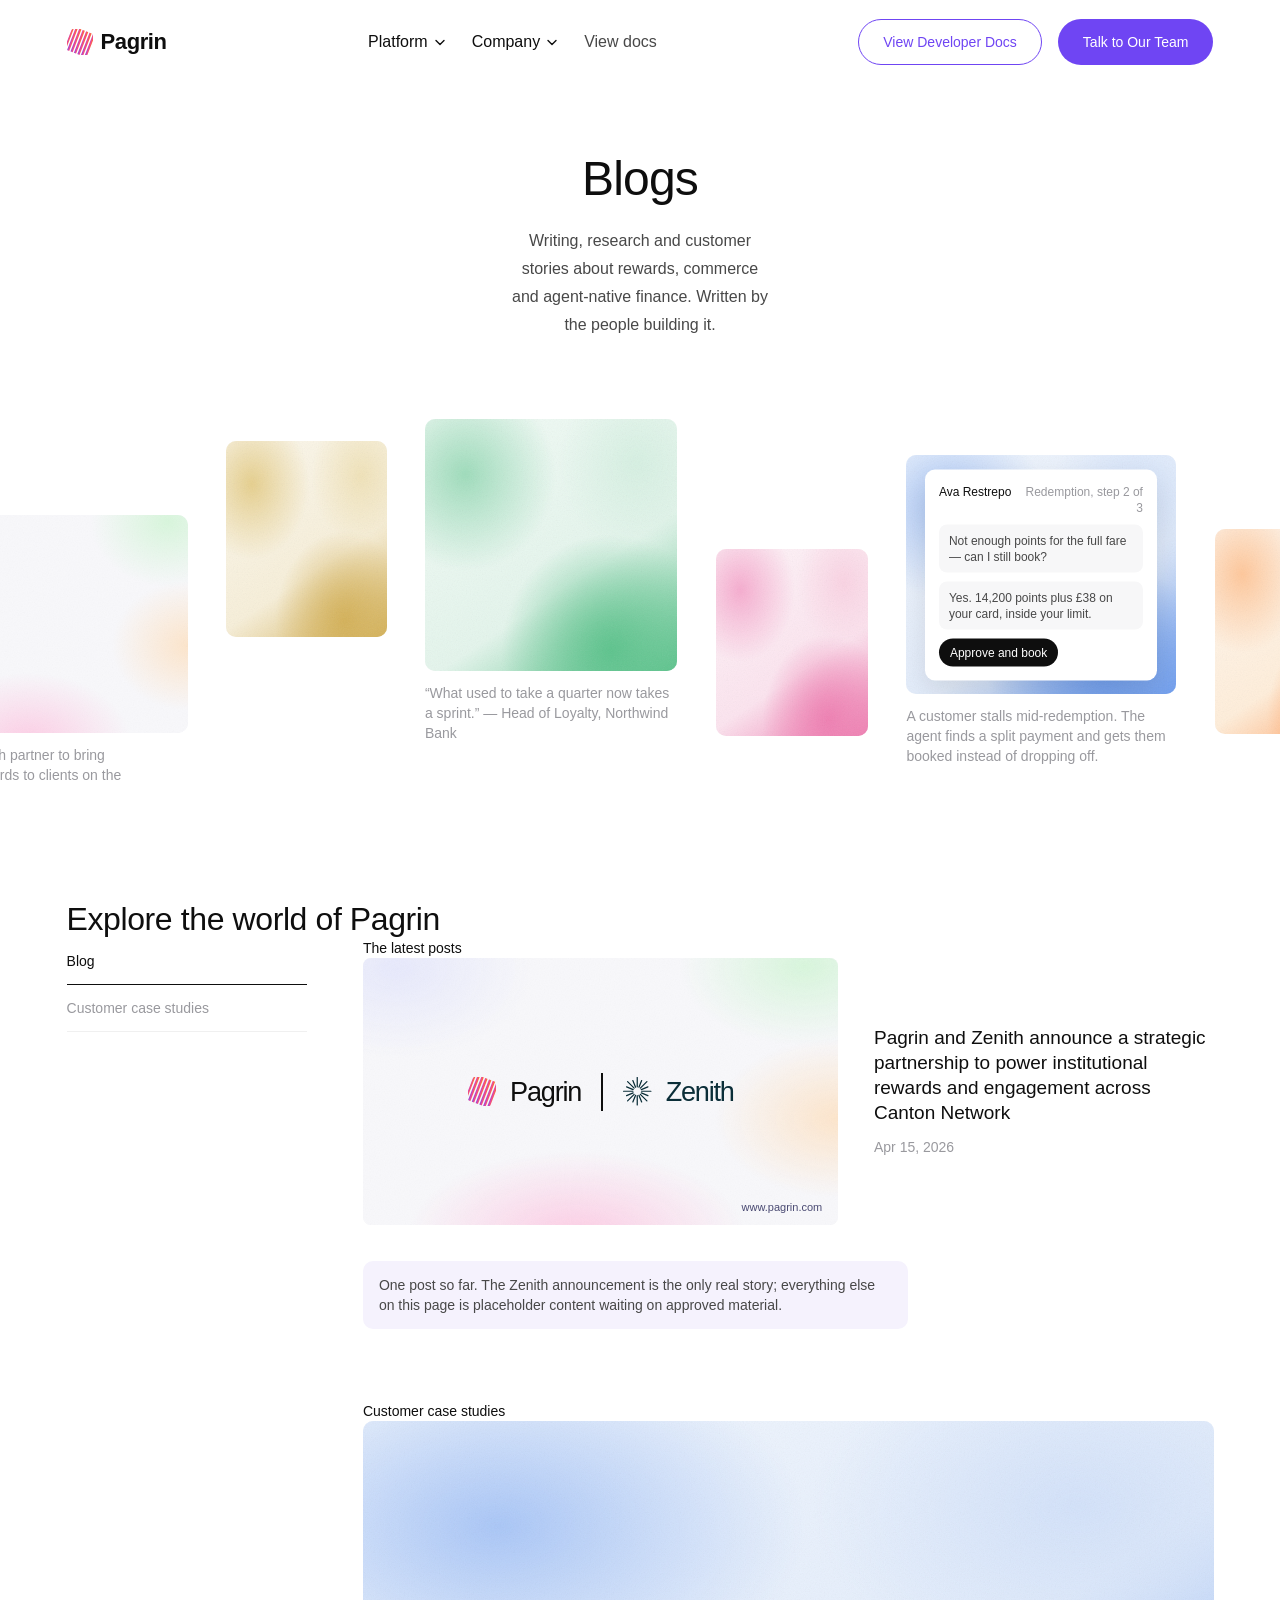
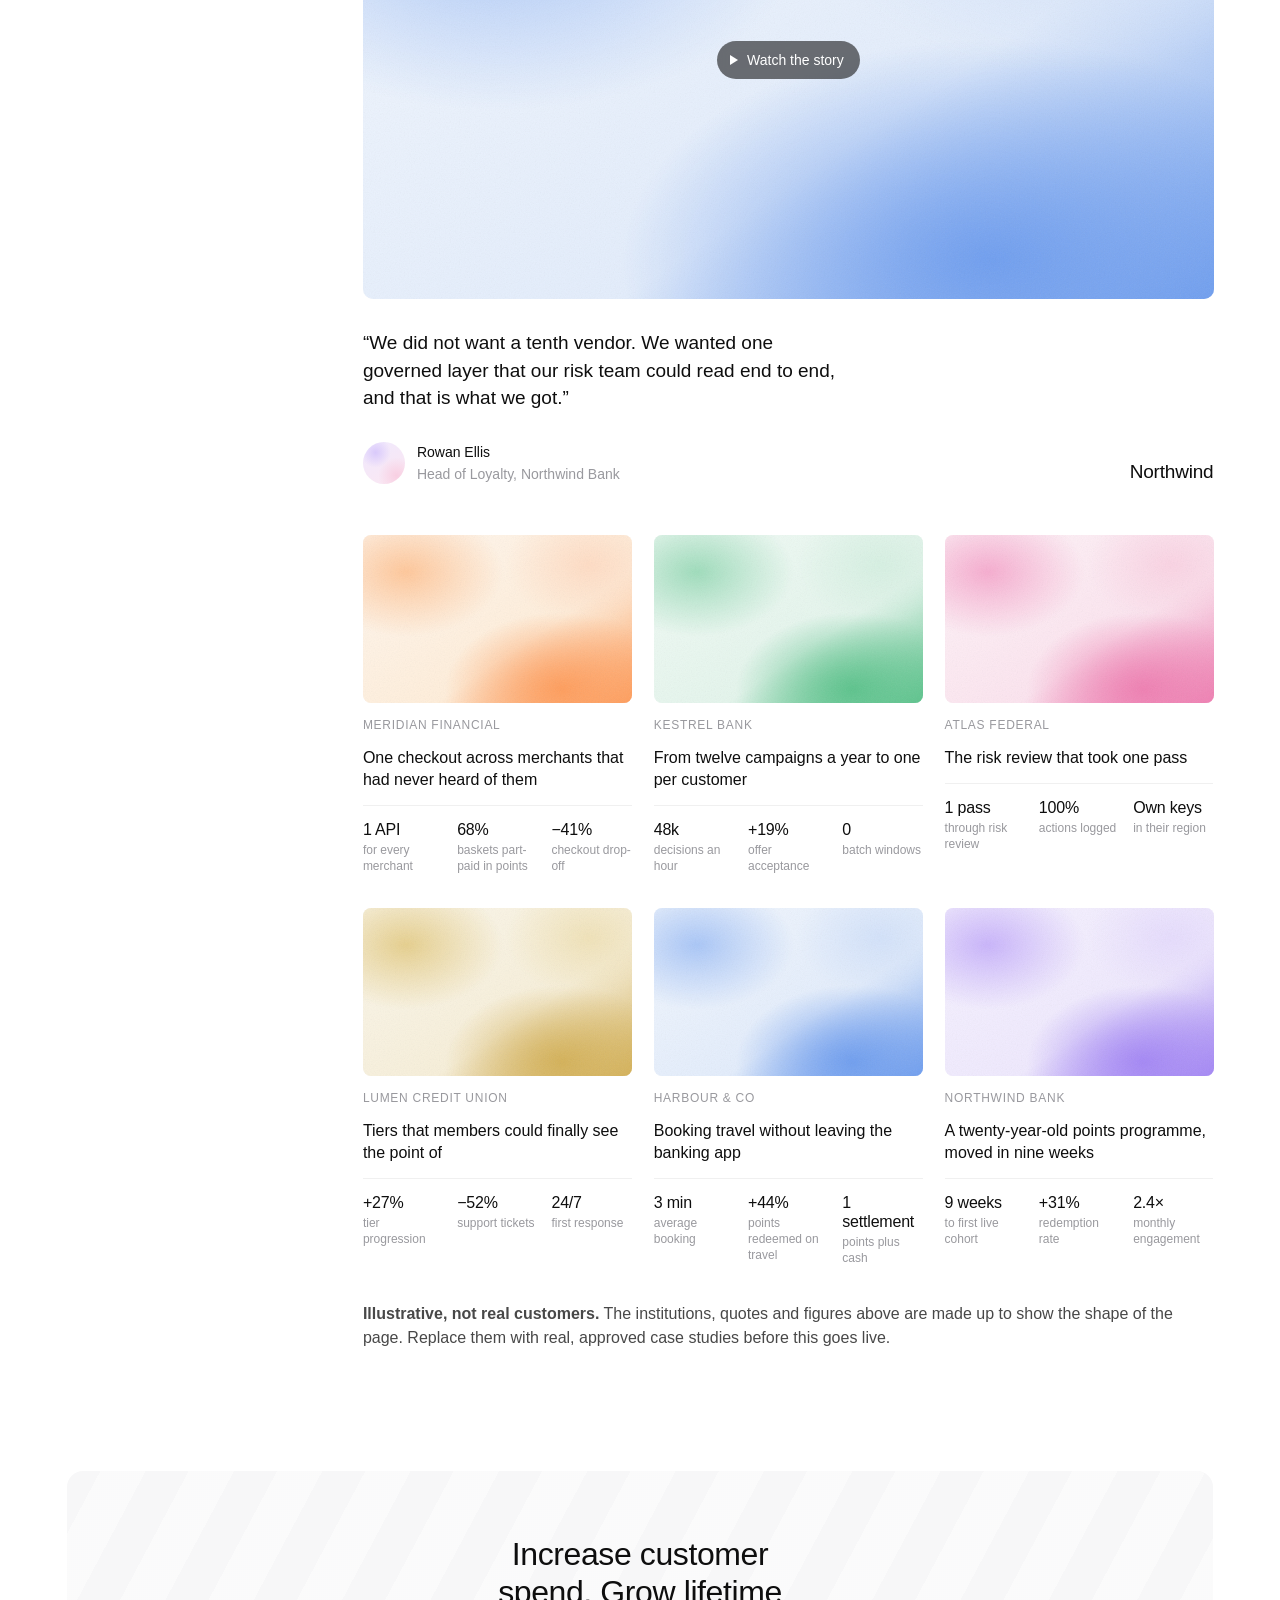
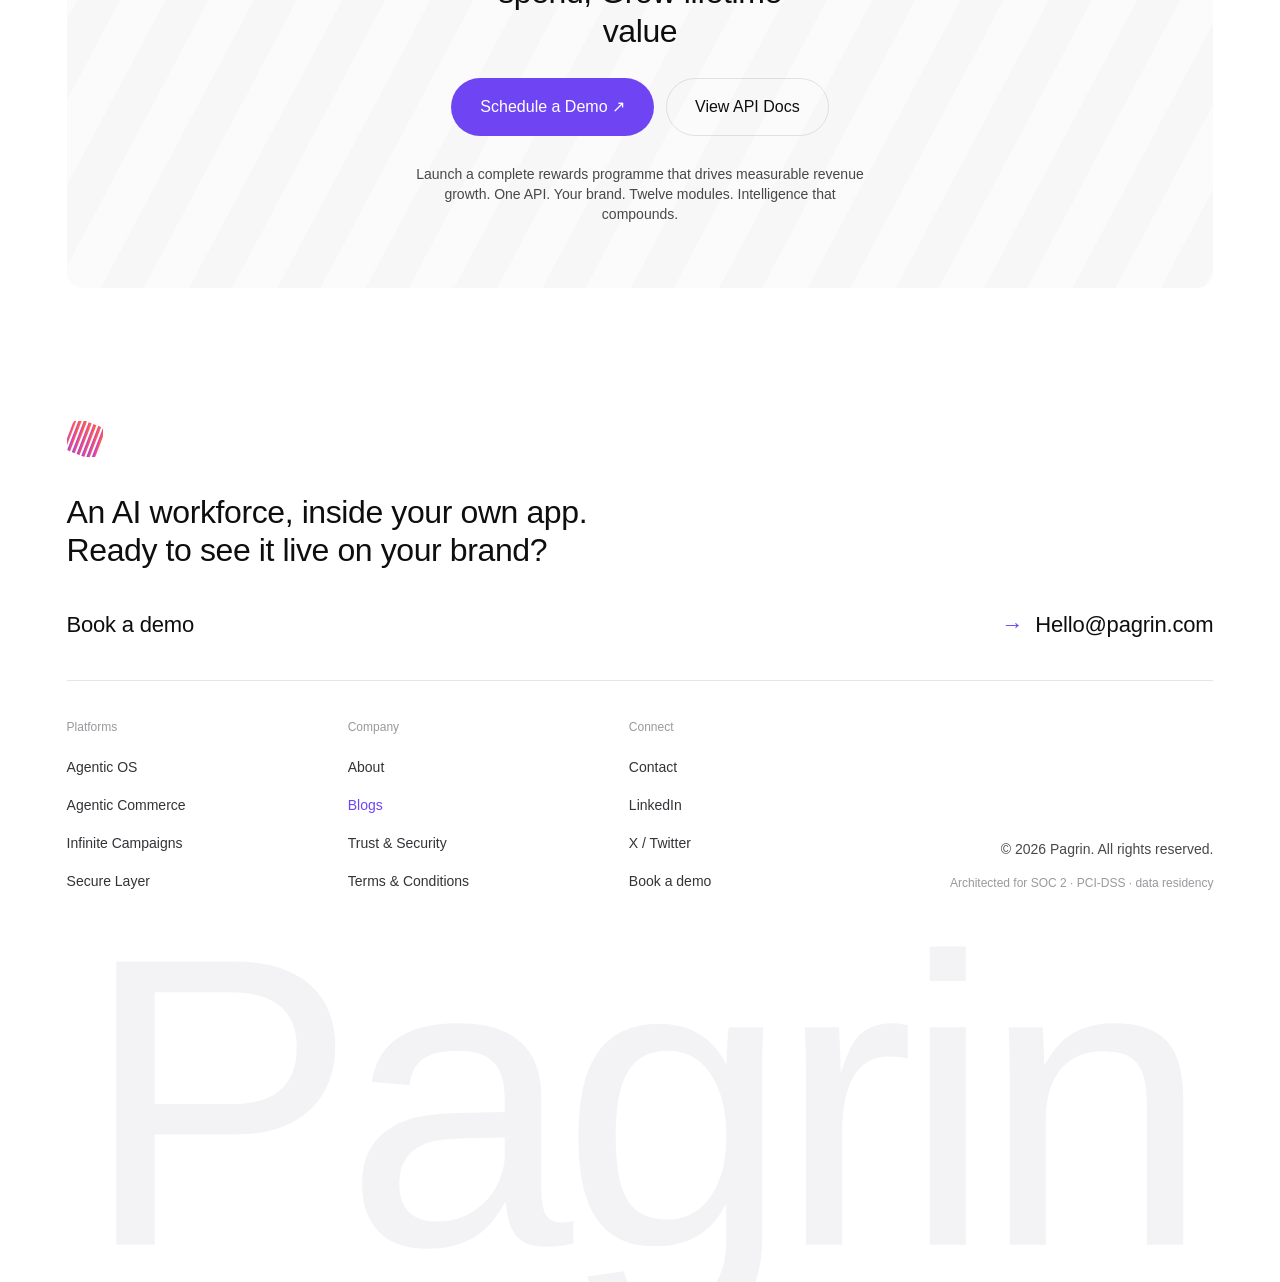
<file: blog.html>
<!doctype html>
<html lang="en">
<head>
<meta charset="utf-8">
<meta name="viewport" content="width=device-width, initial-scale=1">
<title>Blogs — Pagrin</title>
<meta name="description" content="Writing, research and customer stories about rewards, commerce and agent-native finance, from the people building Pagrin.">
<link rel="stylesheet" href="css/site.css">
<link rel="stylesheet" href="css/icons.css">
<link rel="stylesheet" href="css/pages.css">
<link rel="stylesheet" href="css/media.css">
</head>
<body class="pg" data-page="blog">

<a class="pg-skip" href="#main">Skip to content</a>
<div data-pg-nav></div>

<main id="main">

  <section class="pg-mhero">
    <div class="pg-shell">
      <h1>Blogs</h1>
      <p>Writing, research and customer stories about rewards, commerce and
        agent-native finance. Written by the people building it.</p>
    </div>
  </section>

  <!-- a shelf of work, running off both edges -->
  <section aria-label="Recent work">
    <div class="pg-rail" data-pg-rail tabindex="0" role="region" aria-label="Recent work, scroll sideways">

      <a class="pg-rail__item" href="post.html" style="--w:1.34;--h:1;--drop:96">
        <span class="pg-shot" data-tone="partner"></span>
        <span class="pg-rail__cap">Pagrin and Zenith partner to bring institutional rewards to
          clients on the Canton Network.</span>
      </a>

      <div class="pg-rail__item" style="--w:.74;--h:.9;--drop:22">
        <span class="pg-shot" data-tone="sand"></span>
      </div>

      <div class="pg-rail__item" style="--w:1.16;--h:1.16;--drop:0">
        <span class="pg-shot" data-tone="mint"></span>
        <span class="pg-rail__cap">“What used to take a quarter now takes a sprint.” — Head of
          Loyalty, Northwind Bank</span>
      </div>

      <div class="pg-rail__item" style="--w:.7;--h:.86;--drop:130">
        <span class="pg-shot" data-tone="rose"></span>
      </div>

      <div class="pg-rail__item" style="--w:1.24;--h:1.1;--drop:36">
        <span class="pg-shot" data-tone="sky">
          <span class="pg-mock">
            <span class="pg-mock__row"><b>Ava Restrepo</b><span>Redemption, step 2 of 3</span></span>
            <p>Not enough points for the full fare — can I still book?</p>
            <p>Yes. 14,200 points plus £38 on your card, inside your limit.</p>
            <i>Approve and book</i>
          </span>
        </span>
        <span class="pg-rail__cap">A customer stalls mid-redemption. The agent finds a split payment
          and gets them booked instead of dropping off.</span>
      </div>

      <div class="pg-rail__item" style="--w:.78;--h:.94;--drop:110">
        <span class="pg-shot" data-tone="warm"></span>
      </div>

      <div class="pg-rail__item" style="--w:1.3;--h:1.02;--drop:14">
        <span class="pg-shot" data-tone="purple">
          <span class="pg-play pg-play--sm"><span>Watch</span></span>
        </span>
        <span class="pg-rail__cap">Meridian on running one checkout across merchants that had never
          heard of them.</span>
      </div>

      <div class="pg-rail__item" style="--w:.72;--h:.88;--drop:56">
        <span class="pg-shot" data-tone="mint"></span>
      </div>

    </div>
  </section>

  <!-- the index -->
  <section class="pg-section pg-section--tight" aria-labelledby="explore-title">
    <div class="pg-shell">
      <h2 class="pg-explore__head" id="explore-title">Explore the world of Pagrin</h2>

      <div class="pg-explore">

        <nav class="pg-side" data-pg-side aria-label="Collections">
          <a href="#posts" aria-current="true">Blog</a>
          <a href="#case-studies" aria-current="false">Customer case studies</a>
        </nav>

        <div>

          <section class="pg-collection" id="posts" aria-labelledby="posts-title">
            <h3 class="pg-label" id="posts-title">The latest posts</h3>

            <div class="pg-posts pg-posts--one">

              <a class="pg-post pg-post--lead" href="post.html">
                <span class="pg-shot pg-shot--16x9" data-tone="partner" aria-hidden="true">
            <figure class="pg-lockup pg-lockup--fill">
              <span class="pg-lockup__row">
                <span class="pg-lockup__brand">
                  <svg viewBox="0 0 36 36" role="img" aria-label="Pagrin" focusable="false">
                    <defs>
                      <linearGradient id="pgCard" x1="0" y1="1" x2="1" y2="0">
                        <stop offset="0" stop-color="#6F45F3"/><stop offset=".45" stop-color="#E7469B"/>
                        <stop offset=".78" stop-color="#FF6A3D"/><stop offset="1" stop-color="#FFA928"/>
                      </linearGradient>
                      <clipPath id="pgCardClip"><rect x="1" y="1" width="34" height="34" rx="7"/></clipPath>
                    </defs>
                    <g clip-path="url(#pgCardClip)" fill="url(#pgCard)" transform="rotate(21 18 18)"><rect x="-10.0" y="-12" width="3.2" height="60" rx="1.6"/><rect x="-4.9" y="-12" width="3.2" height="60" rx="1.6"/><rect x="0.2" y="-12" width="3.2" height="60" rx="1.6"/><rect x="5.3" y="-12" width="3.2" height="60" rx="1.6"/><rect x="10.4" y="-12" width="3.2" height="60" rx="1.6"/><rect x="15.5" y="-12" width="3.2" height="60" rx="1.6"/><rect x="20.6" y="-12" width="3.2" height="60" rx="1.6"/><rect x="25.7" y="-12" width="3.2" height="60" rx="1.6"/><rect x="30.8" y="-12" width="3.2" height="60" rx="1.6"/><rect x="35.9" y="-12" width="3.2" height="60" rx="1.6"/></g>
                  </svg>
                  <b>Pagrin</b>
                </span>
                <span class="pg-lockup__bar" aria-hidden="true"></span>
                <span class="pg-lockup__brand pg-lockup__brand--zenith">
                  <svg viewBox="0 0 48 48" role="img" aria-label="Zenith" focusable="false"
                       stroke="#0b2e38" stroke-width="2.1" stroke-linecap="round">
                  <line x1="24" y1="16.6" x2="24" y2="1.0" transform="rotate(0 24 24)"/>
                  <line x1="24" y1="16.6" x2="24" y2="4.6" transform="rotate(22.5 24 24)"/>
                  <line x1="24" y1="16.6" x2="24" y2="1.0" transform="rotate(45 24 24)"/>
                  <line x1="24" y1="16.6" x2="24" y2="4.6" transform="rotate(67.5 24 24)"/>
                  <line x1="24" y1="16.6" x2="24" y2="1.0" transform="rotate(90 24 24)"/>
                  <line x1="24" y1="16.6" x2="24" y2="4.6" transform="rotate(112.5 24 24)"/>
                  <line x1="24" y1="16.6" x2="24" y2="1.0" transform="rotate(135 24 24)"/>
                  <line x1="24" y1="16.6" x2="24" y2="4.6" transform="rotate(157.5 24 24)"/>
                  <line x1="24" y1="16.6" x2="24" y2="1.0" transform="rotate(180 24 24)"/>
                  <line x1="24" y1="16.6" x2="24" y2="4.6" transform="rotate(202.5 24 24)"/>
                  <line x1="24" y1="16.6" x2="24" y2="1.0" transform="rotate(225 24 24)"/>
                  <line x1="24" y1="16.6" x2="24" y2="4.6" transform="rotate(247.5 24 24)"/>
                  <line x1="24" y1="16.6" x2="24" y2="1.0" transform="rotate(270 24 24)"/>
                  <line x1="24" y1="16.6" x2="24" y2="4.6" transform="rotate(292.5 24 24)"/>
                  <line x1="24" y1="16.6" x2="24" y2="1.0" transform="rotate(315 24 24)"/>
                  <line x1="24" y1="16.6" x2="24" y2="4.6" transform="rotate(337.5 24 24)"/>
                  </svg>
                  <b>Zenith</b>
                </span>
              </span>
              <span class="pg-lockup__url">www.pagrin.com</span>
            </figure>
                </span>
                <span class="pg-post__title">Pagrin and Zenith announce a strategic partnership to
                  power institutional rewards and engagement across Canton Network</span>
                <span class="pg-post__date">Apr 15, 2026</span>
              </a>

            </div>

            <div class="pg-note" style="margin-top:36px;max-width:70ch">
              One post so far. The Zenith announcement is the only real story; everything else on
              this page is placeholder content waiting on approved material.
            </div>
          </section>

          <section class="pg-collection" id="case-studies" aria-labelledby="cases-title">
            <h3 class="pg-label" id="cases-title">Customer case studies</h3>

            <div class="pg-feature">
              <a class="pg-shot pg-shot--16x9" data-tone="sky" href="#" aria-label="Watch the Northwind Bank story">
                <span class="pg-play"><span>Watch the story</span></span>
              </a>

              <blockquote>“We did not want a tenth vendor. We wanted one governed layer that our
                risk team could read end to end, and that is what we got.”</blockquote>

              <div class="pg-feature__foot">
                <div class="pg-byline">
                  <span class="pg-byline__av" aria-hidden="true"></span>
                  <span class="pg-byline__who">
                    <b>Rowan Ellis</b>
                    <span>Head of Loyalty, Northwind Bank</span>
                  </span>
                </div>
                <span class="pg-feature__client">Northwind</span>
              </div>
            </div>

            <div class="pg-cases">

              <a class="pg-case" href="#">
                <span class="pg-shot pg-shot--16x10" data-tone="warm" aria-hidden="true"></span>
                <span class="pg-case__client">Meridian Financial</span>
                <span class="pg-case__title">One checkout across merchants that had never heard of them</span>
                <span class="pg-results">
                  <span><b>1 API</b><span>for every merchant</span></span>
                  <span><b>68%</b><span>baskets part-paid in points</span></span>
                  <span><b>−41%</b><span>checkout drop-off</span></span>
                </span>
              </a>

              <a class="pg-case" href="#">
                <span class="pg-shot pg-shot--16x10" data-tone="mint" aria-hidden="true"></span>
                <span class="pg-case__client">Kestrel Bank</span>
                <span class="pg-case__title">From twelve campaigns a year to one per customer</span>
                <span class="pg-results">
                  <span><b>48k</b><span>decisions an hour</span></span>
                  <span><b>+19%</b><span>offer acceptance</span></span>
                  <span><b>0</b><span>batch windows</span></span>
                </span>
              </a>

              <a class="pg-case" href="#">
                <span class="pg-shot pg-shot--16x10" data-tone="rose" aria-hidden="true"></span>
                <span class="pg-case__client">Atlas Federal</span>
                <span class="pg-case__title">The risk review that took one pass</span>
                <span class="pg-results">
                  <span><b>1 pass</b><span>through risk review</span></span>
                  <span><b>100%</b><span>actions logged</span></span>
                  <span><b>Own keys</b><span>in their region</span></span>
                </span>
              </a>

              <a class="pg-case" href="#">
                <span class="pg-shot pg-shot--16x10" data-tone="sand" aria-hidden="true"></span>
                <span class="pg-case__client">Lumen Credit Union</span>
                <span class="pg-case__title">Tiers that members could finally see the point of</span>
                <span class="pg-results">
                  <span><b>+27%</b><span>tier progression</span></span>
                  <span><b>−52%</b><span>support tickets</span></span>
                  <span><b>24/7</b><span>first response</span></span>
                </span>
              </a>

              <a class="pg-case" href="#">
                <span class="pg-shot pg-shot--16x10" data-tone="sky" aria-hidden="true"></span>
                <span class="pg-case__client">Harbour &amp; Co</span>
                <span class="pg-case__title">Booking travel without leaving the banking app</span>
                <span class="pg-results">
                  <span><b>3 min</b><span>average booking</span></span>
                  <span><b>+44%</b><span>points redeemed on travel</span></span>
                  <span><b>1 settlement</b><span>points plus cash</span></span>
                </span>
              </a>

              <a class="pg-case" href="#">
                <span class="pg-shot pg-shot--16x10" data-tone="purple" aria-hidden="true"></span>
                <span class="pg-case__client">Northwind Bank</span>
                <span class="pg-case__title">A twenty-year-old points programme, moved in nine weeks</span>
                <span class="pg-results">
                  <span><b>9 weeks</b><span>to first live cohort</span></span>
                  <span><b>+31%</b><span>redemption rate</span></span>
                  <span><b>2.4×</b><span>monthly engagement</span></span>
                </span>
              </a>

            </div>

            <div class="pg-flag" style="margin-top:36px">
              <span><strong>Illustrative, not real customers.</strong> The institutions, quotes and
              figures above are made up to show the shape of the page. Replace them with real,
              approved case studies before this goes live.</span>
            </div>
          </section>

        </div>
      </div>
    </div>
  </section>

  <div data-pg-cta></div>
</main>

<div data-pg-footer></div>
<script src="js/icons.js" defer></script>
<script src="js/site.js" defer></script>
<script src="js/media.js" defer></script>
</body>
</html>
</file>
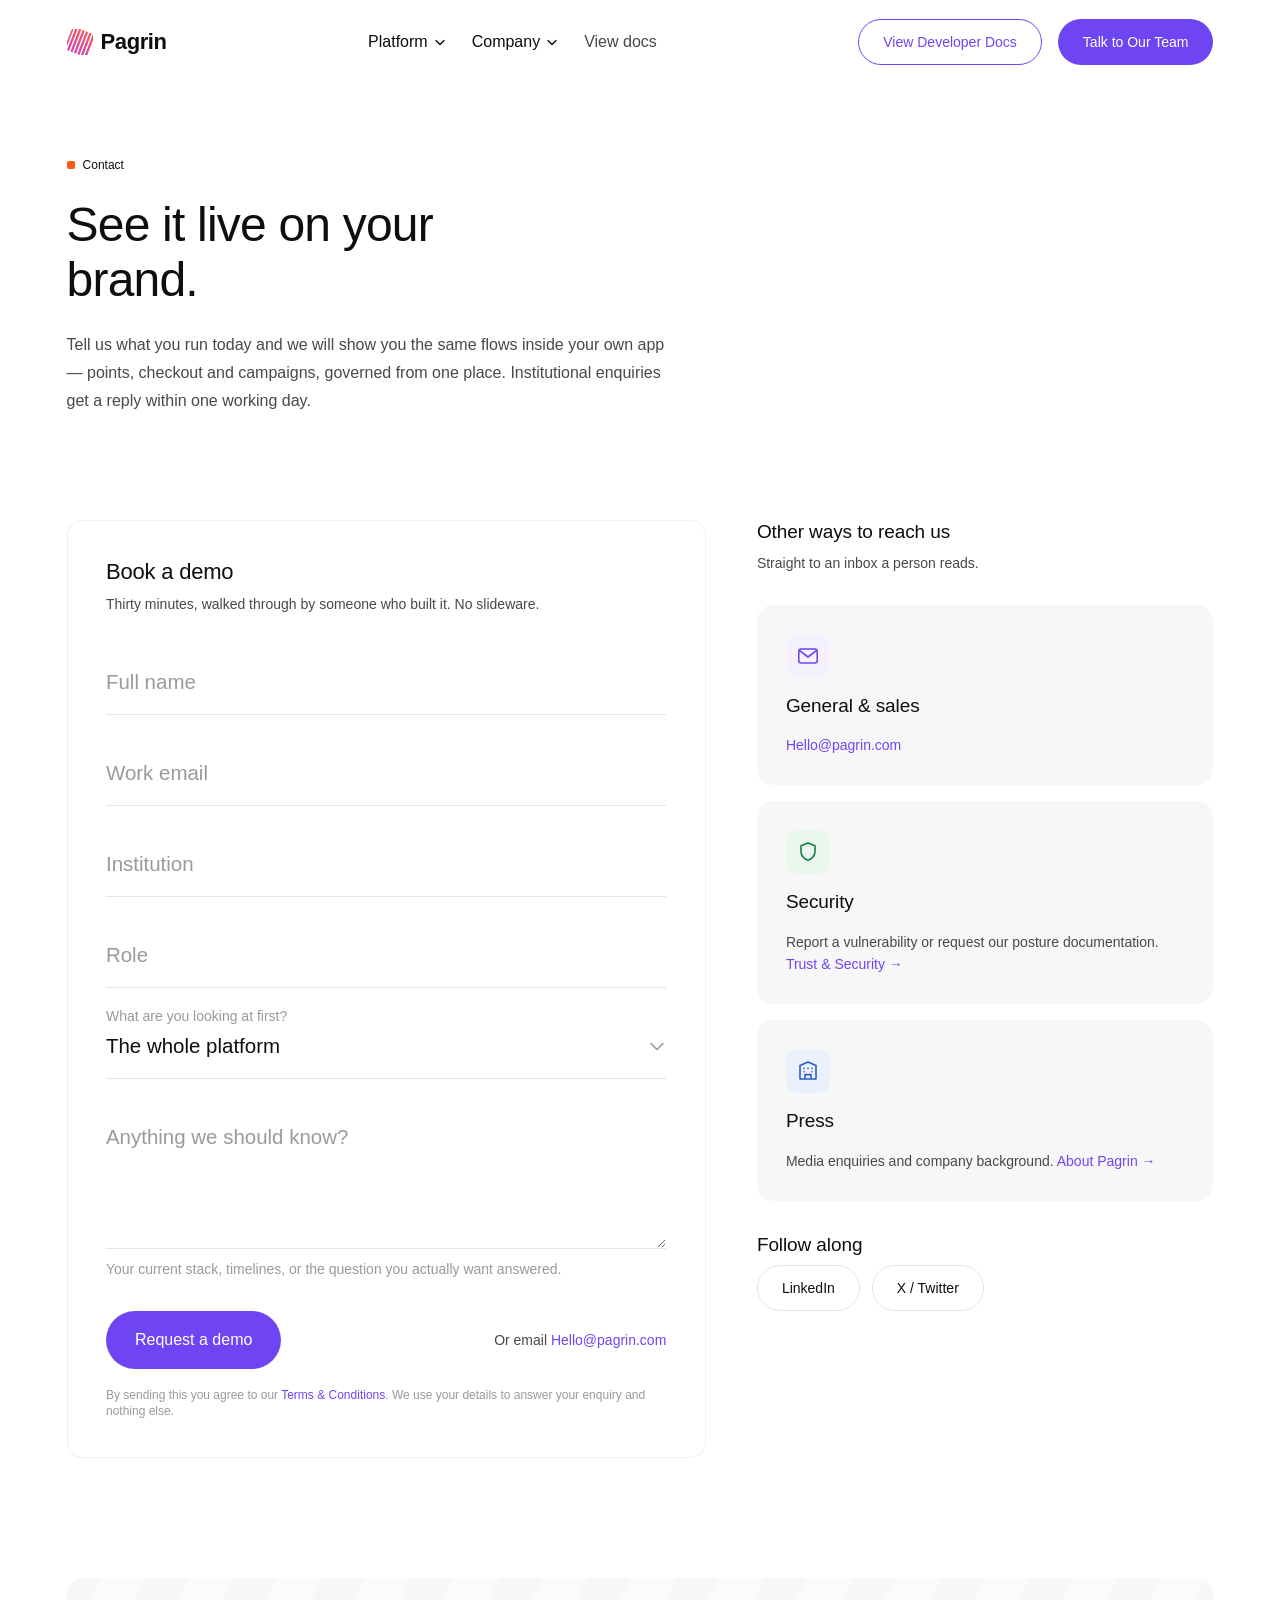
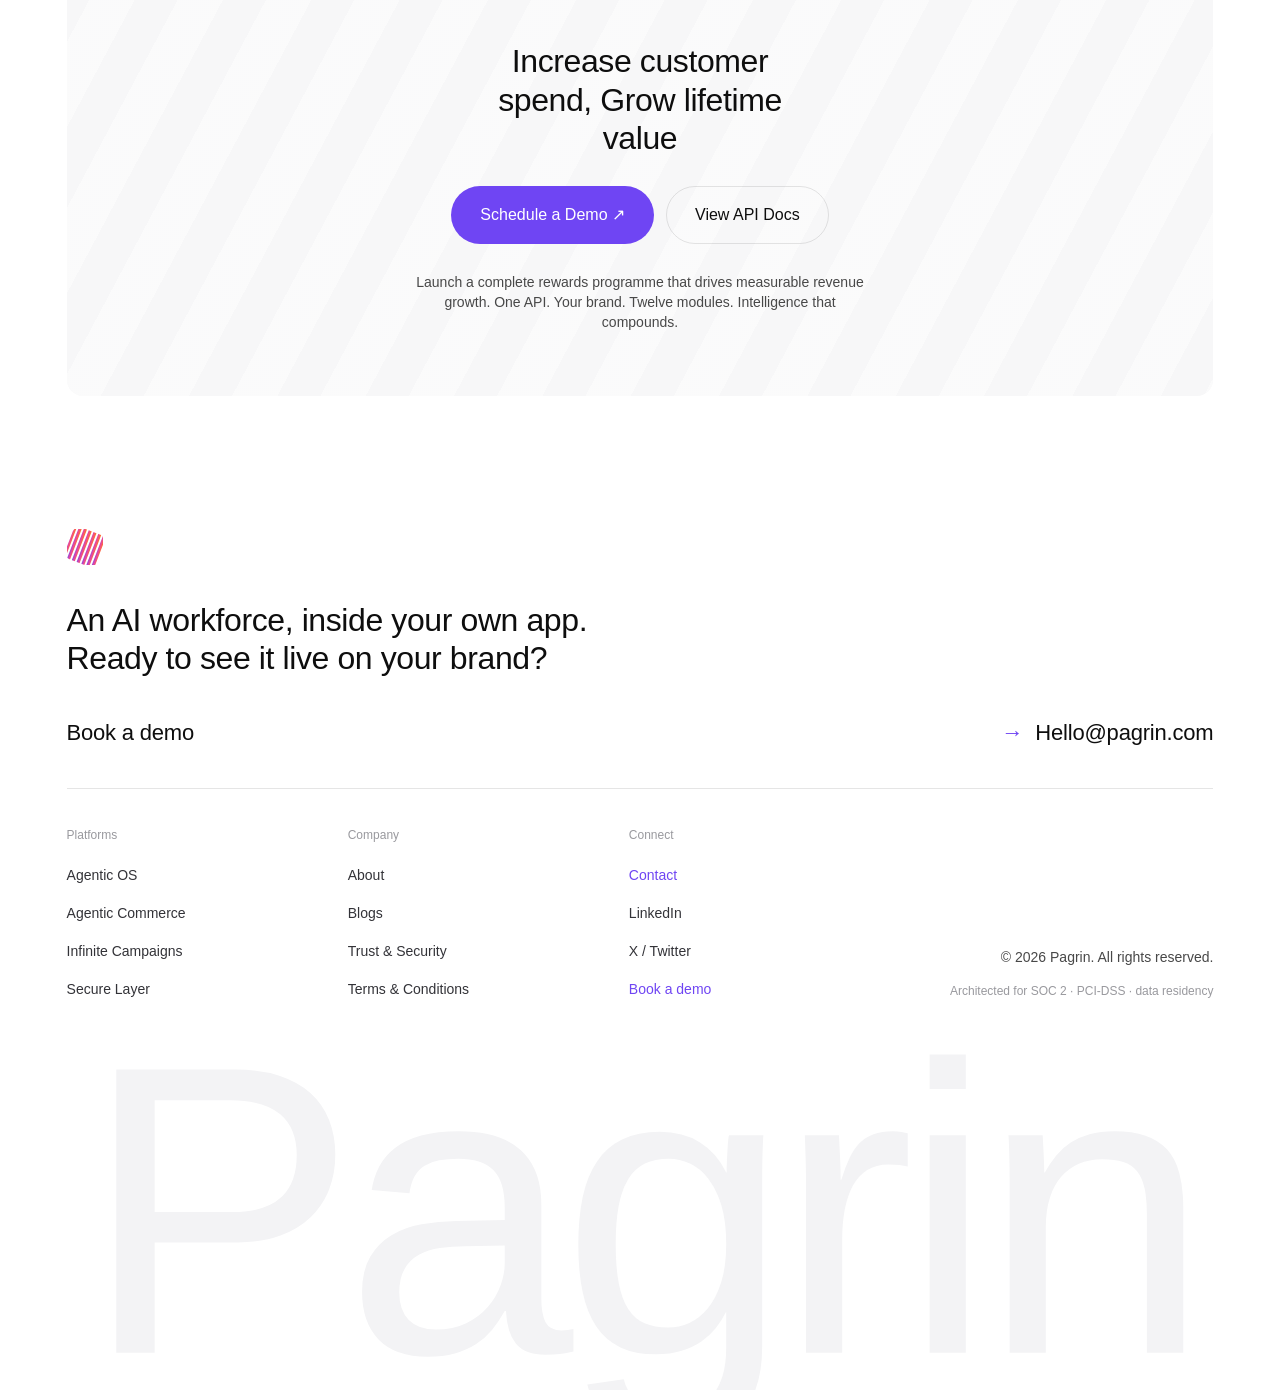
<file: contact.html>
<!doctype html>
<html lang="en">
<head>
<meta charset="utf-8">
<meta name="viewport" content="width=device-width, initial-scale=1">
<title>Contact — Pagrin</title>
<meta name="description" content="Book a demo, talk to our team, or reach security and press. We reply to institutional enquiries within one working day.">
<link rel="stylesheet" href="css/site.css">
<link rel="stylesheet" href="css/icons.css">
<link rel="stylesheet" href="css/pages.css">
</head>
<body class="pg" data-page="contact">

<a class="pg-skip" href="#main">Skip to content</a>
<div data-pg-nav></div>

<main id="main">

  <section class="pg-hero pg-hero--left">
    <div class="pg-shell">
      <div class="pg-hero__inner">
        <p class="pg-eyebrow">Contact</p>
        <h1 class="pg-t1 pg-hero__title">See it live on your brand.</h1>
        <p class="pg-lede pg-hero__lede">
          Tell us what you run today and we will show you the same flows inside your own app —
          points, checkout and campaigns, governed from one place. Institutional enquiries get a
          reply within one working day.
        </p>
      </div>
    </div>
  </section>

  <section class="pg-section pg-section--tight" id="demo" aria-labelledby="demo-title">
    <div class="pg-shell">
      <div class="pg-contactgrid">

        <div class="pg-card" style="padding:clamp(28px,3vw,44px)">
          <h2 class="pg-h4" id="demo-title" style="margin-bottom:8px">Book a demo</h2>
          <p class="pg-small" style="margin-bottom:28px">Thirty minutes, walked through by someone who
            built it. No slideware.</p>

          <form class="pg-form" data-pg-form novalidate>
            <div class="pg-field">
              <input id="c-name" name="name" type="text" autocomplete="name" placeholder=" " required>
              <label for="c-name">Full name</label>
            </div>

            <div class="pg-field">
              <input id="c-email" name="email" type="email" autocomplete="email" placeholder=" " required>
              <label for="c-email">Work email</label>
            </div>

            <div class="pg-field">
              <input id="c-org" name="organisation" type="text" autocomplete="organization" placeholder=" " required>
              <label for="c-org">Institution</label>
            </div>

            <div class="pg-field">
              <input id="c-role" name="role" type="text" autocomplete="organization-title" placeholder=" ">
              <label for="c-role">Role</label>
            </div>

            <div class="pg-field">
              <select id="c-interest" name="interest">
                <option>The whole platform</option>
                <option>Agentic OS</option>
                <option>Agentic Commerce</option>
                <option>Infinite Campaigns</option>
                <option>Secure Layer</option>
              </select>
              <label for="c-interest">What are you looking at first?</label>
            </div>

            <div class="pg-field">
              <textarea id="c-msg" name="message" placeholder=" "></textarea>
              <label for="c-msg">Anything we should know?</label>
              <small>Your current stack, timelines, or the question you actually want answered.</small>
            </div>

            <div class="pg-btnrow pg-btnrow--split" style="margin-top:14px">
              <button class="pg-btn pg-btn--primary pg-btn--lg" type="submit">Request a demo</button>
              <span class="pg-small">Or email <a href="mailto:Hello@pagrin.com" style="color:var(--pg-purple)">Hello@pagrin.com</a></span>
            </div>

            <p class="pg-caption">By sending this you agree to our
              <a href="terms.html" style="color:var(--pg-purple)">Terms &amp; Conditions</a>.
              We use your details to answer your enquiry and nothing else.</p>

            <p class="pg-note" data-pg-formnote hidden></p>
          </form>
        </div>

        <div class="pg-stack-32">
          <div class="pg-stack-8">
            <h2 class="pg-h5">Other ways to reach us</h2>
            <p class="pg-small">Straight to an inbox a person reads.</p>
          </div>

          <div class="pg-stack">
            <div class="pg-card pg-card--tint pg-card--icon">
              <span class="pg-tile"><svg class="pg-icon pg-icon--lg" aria-hidden="true"><use href="#i-mail"></use></svg></span>
              <h3 class="pg-h5 pg-card__title">General &amp; sales</h3>
              <p class="pg-card__body"><a href="mailto:Hello@pagrin.com" style="color:var(--pg-purple)">Hello@pagrin.com</a></p>
            </div>
            <div class="pg-card pg-card--tint pg-card--icon">
              <span class="pg-tile pg-tile--good"><svg class="pg-icon pg-icon--lg" aria-hidden="true"><use href="#i-shield"></use></svg></span>
              <h3 class="pg-h5 pg-card__title">Security</h3>
              <p class="pg-card__body">Report a vulnerability or request our posture documentation.
                <a href="trust-security.html" style="color:var(--pg-purple)">Trust &amp; Security →</a></p>
            </div>
            <div class="pg-card pg-card--tint pg-card--icon">
              <span class="pg-tile pg-tile--sky"><svg class="pg-icon pg-icon--lg" aria-hidden="true"><use href="#i-building"></use></svg></span>
              <h3 class="pg-h5 pg-card__title">Press</h3>
              <p class="pg-card__body">Media enquiries and company background.
                <a href="about.html" style="color:var(--pg-purple)">About Pagrin →</a></p>
            </div>
          </div>

          <div class="pg-stack-8">
            <h3 class="pg-h5">Follow along</h3>
            <div class="pg-btnrow">
              <a class="pg-btn pg-btn--quiet" href="https://www.linkedin.com/company/pagrin" target="_blank" rel="noopener">LinkedIn</a>
              <a class="pg-btn pg-btn--quiet" href="https://x.com/pagrin" target="_blank" rel="noopener">X / Twitter</a>
            </div>
          </div>
        </div>

      </div>
    </div>
  </section>

  <div data-pg-cta></div>
</main>

<div data-pg-footer></div>
<script src="js/icons.js" defer></script>
<script src="js/site.js" defer></script>
<script>
/* The form has no backend yet, so it validates in the browser and explains
   what would happen instead of silently doing nothing. */
(function () {
  var form = document.querySelector('[data-pg-form]');
  var note = document.querySelector('[data-pg-formnote]');
  if (!form || !note) return;
  form.addEventListener('submit', function (e) {
    e.preventDefault();
    var missing = Array.prototype.filter.call(
      form.querySelectorAll('[required]'), function (f) { return !f.value.trim(); });
    var email = form.querySelector('#c-email');
    if (missing.length) {
      note.textContent = 'Please fill in your name, work email and institution.';
      missing[0].focus();
    } else if (!/^[^@\s]+@[^@\s.]+\.[^@\s]+$/.test(email.value)) {
      note.textContent = 'That email address does not look right.';
      email.focus();
    } else {
      note.textContent = 'Thanks — this form is not wired to a backend yet. ' +
        'Email Hello@pagrin.com and we will pick it up from there.';
    }
    note.hidden = false;
  });
}());
</script>
</body>
</html>
</file>
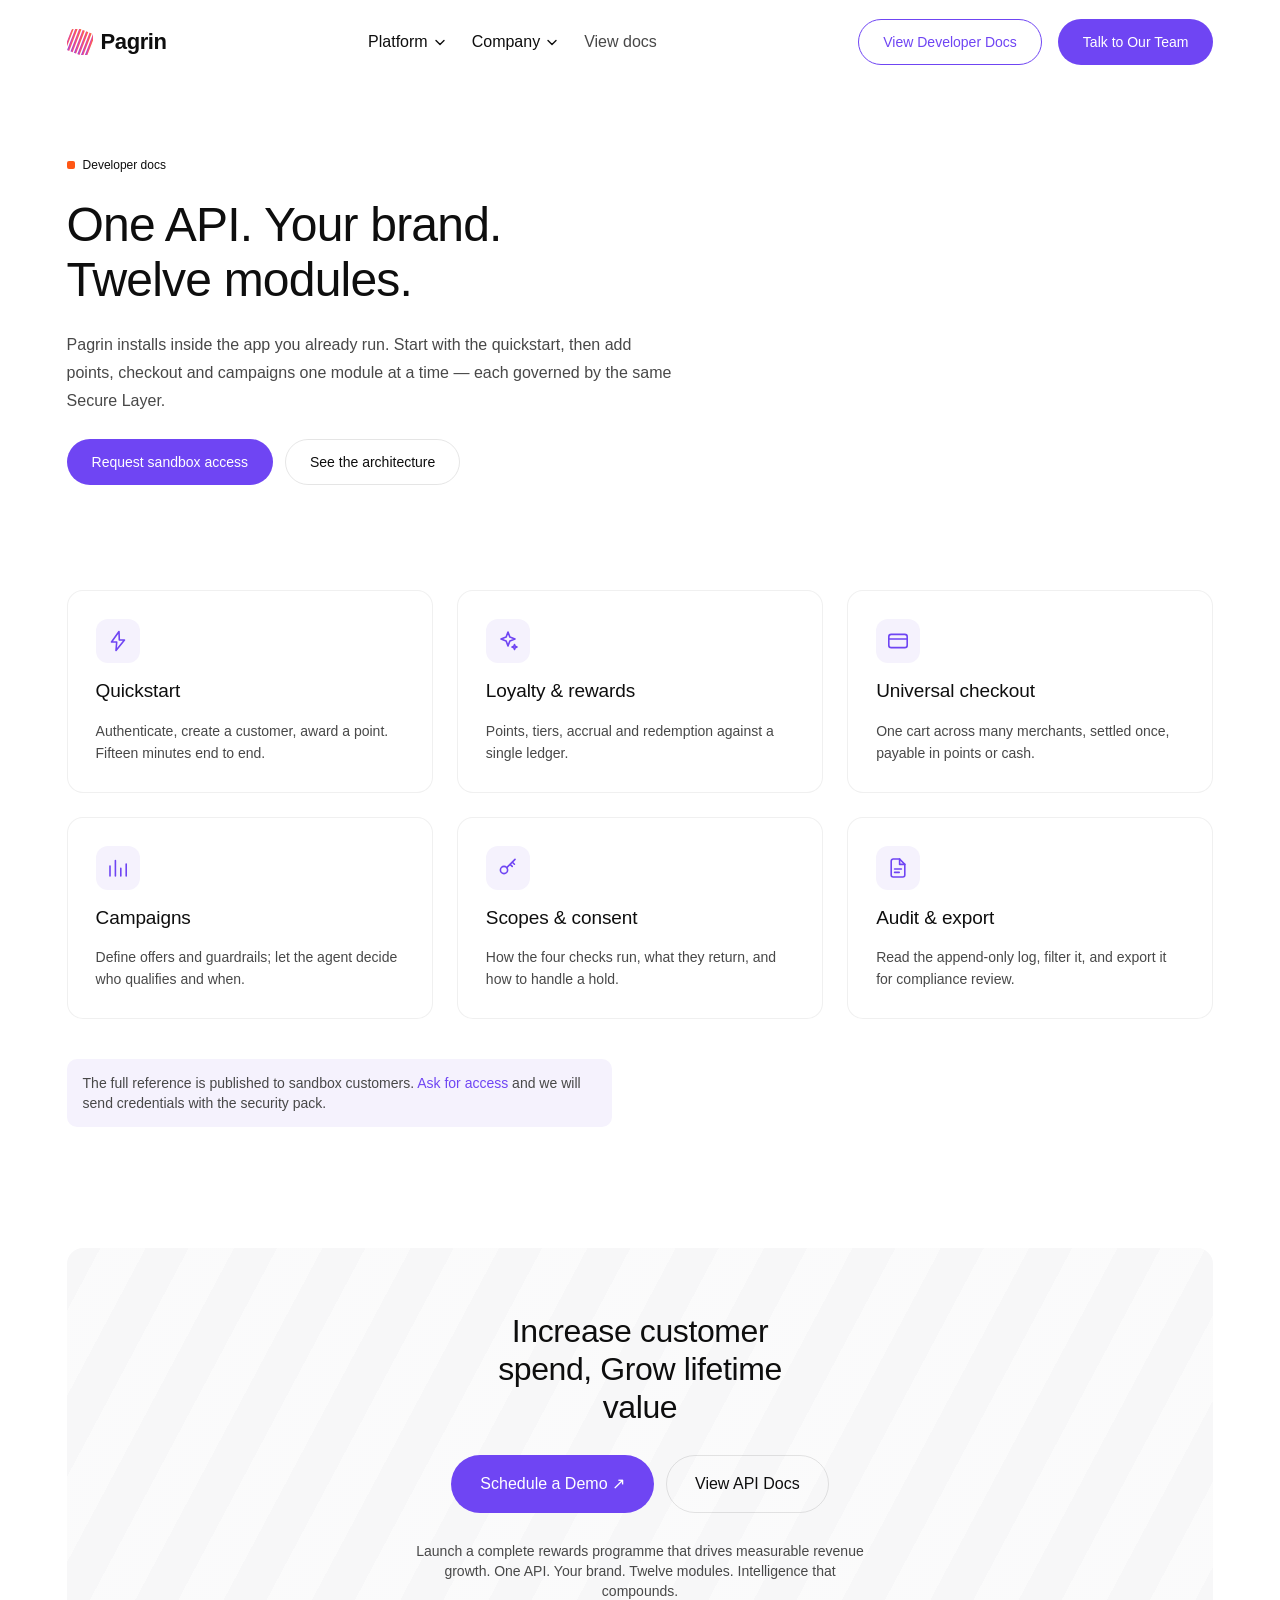
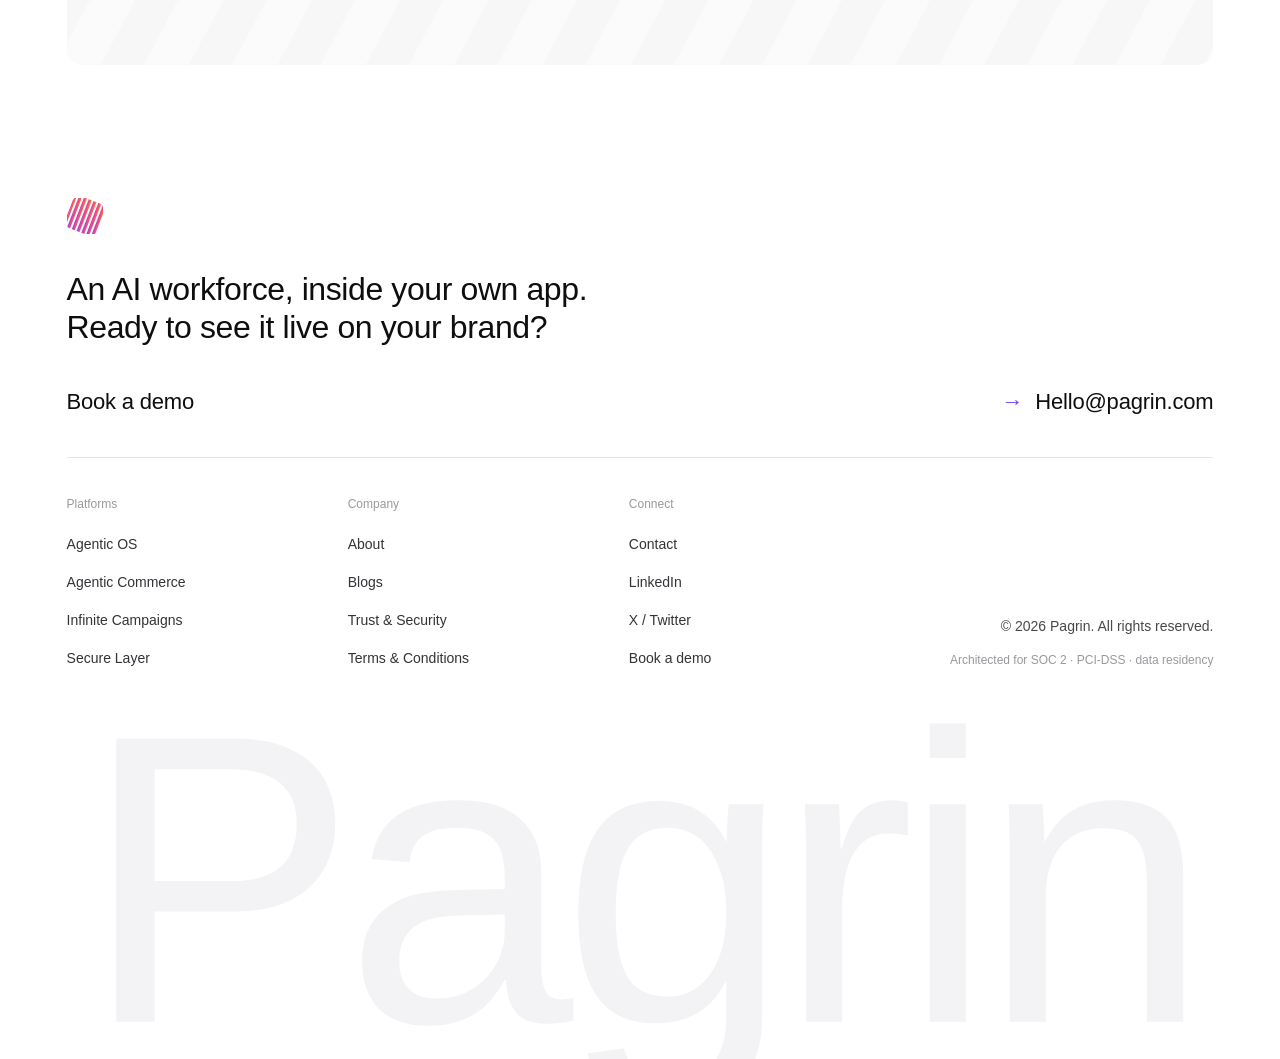
<file: docs.html>
<!doctype html>
<html lang="en">
<head>
<meta charset="utf-8">
<meta name="viewport" content="width=device-width, initial-scale=1">
<title>Developer Docs — Pagrin</title>
<meta name="description" content="One API, twelve modules. Start with the quickstart, then wire points, checkout and campaigns into your own app.">
<link rel="stylesheet" href="css/site.css">
<link rel="stylesheet" href="css/icons.css">
<link rel="stylesheet" href="css/pages.css">
</head>
<body class="pg" data-page="docs">

<a class="pg-skip" href="#main">Skip to content</a>
<div data-pg-nav></div>

<main id="main">

  <section class="pg-hero pg-hero--left">
    <div class="pg-shell">
      <div class="pg-hero__inner">
        <p class="pg-eyebrow">Developer docs</p>
        <h1 class="pg-t1 pg-hero__title">One API. Your brand. Twelve modules.</h1>
        <p class="pg-lede pg-hero__lede">
          Pagrin installs inside the app you already run. Start with the quickstart, then add
          points, checkout and campaigns one module at a time — each governed by the same
          Secure Layer.
        </p>
        <div class="pg-btnrow">
          <a class="pg-btn pg-btn--primary" href="contact.html#demo">Request sandbox access</a>
          <a class="pg-btn pg-btn--quiet" href="agentic-os.html">See the architecture</a>
        </div>
      </div>
    </div>
  </section>

  <section class="pg-section pg-section--tight">
    <div class="pg-shell">
      <div class="pg-grid pg-grid--3">
        <a class="pg-card pg-card--lift pg-card--icon" href="agentic-os.html">
          <span class="pg-tile"><svg class="pg-icon pg-icon--lg" aria-hidden="true"><use href="#i-bolt"></use></svg></span>
          <h3 class="pg-h5 pg-card__title">Quickstart</h3>
          <p class="pg-card__body">Authenticate, create a customer, award a point. Fifteen minutes end to end.</p>
        </a>
        <a class="pg-card pg-card--lift pg-card--icon" href="agentic-os.html">
          <span class="pg-tile"><svg class="pg-icon pg-icon--lg" aria-hidden="true"><use href="#i-sparkle"></use></svg></span>
          <h3 class="pg-h5 pg-card__title">Loyalty &amp; rewards</h3>
          <p class="pg-card__body">Points, tiers, accrual and redemption against a single ledger.</p>
        </a>
        <a class="pg-card pg-card--lift pg-card--icon" href="agentic-commerce.html">
          <span class="pg-tile"><svg class="pg-icon pg-icon--lg" aria-hidden="true"><use href="#i-card"></use></svg></span>
          <h3 class="pg-h5 pg-card__title">Universal checkout</h3>
          <p class="pg-card__body">One cart across many merchants, settled once, payable in points or cash.</p>
        </a>
        <a class="pg-card pg-card--lift pg-card--icon" href="infinite-campaigns.html">
          <span class="pg-tile"><svg class="pg-icon pg-icon--lg" aria-hidden="true"><use href="#i-chart"></use></svg></span>
          <h3 class="pg-h5 pg-card__title">Campaigns</h3>
          <p class="pg-card__body">Define offers and guardrails; let the agent decide who qualifies and when.</p>
        </a>
        <a class="pg-card pg-card--lift pg-card--icon" href="secure-layer.html">
          <span class="pg-tile"><svg class="pg-icon pg-icon--lg" aria-hidden="true"><use href="#i-key"></use></svg></span>
          <h3 class="pg-h5 pg-card__title">Scopes &amp; consent</h3>
          <p class="pg-card__body">How the four checks run, what they return, and how to handle a hold.</p>
        </a>
        <a class="pg-card pg-card--lift pg-card--icon" href="secure-layer.html">
          <span class="pg-tile"><svg class="pg-icon pg-icon--lg" aria-hidden="true"><use href="#i-file-text"></use></svg></span>
          <h3 class="pg-h5 pg-card__title">Audit &amp; export</h3>
          <p class="pg-card__body">Read the append-only log, filter it, and export it for compliance review.</p>
        </a>
      </div>

      <div class="pg-note" style="margin-top:40px;max-width:70ch">
        The full reference is published to sandbox customers.
        <a href="contact.html#demo" style="color:var(--pg-purple)">Ask for access</a> and we will
        send credentials with the security pack.
      </div>
    </div>
  </section>

  <div data-pg-cta></div>
</main>

<div data-pg-footer></div>
<script src="js/icons.js" defer></script>
<script src="js/site.js" defer></script>
</body>
</html>
</file>
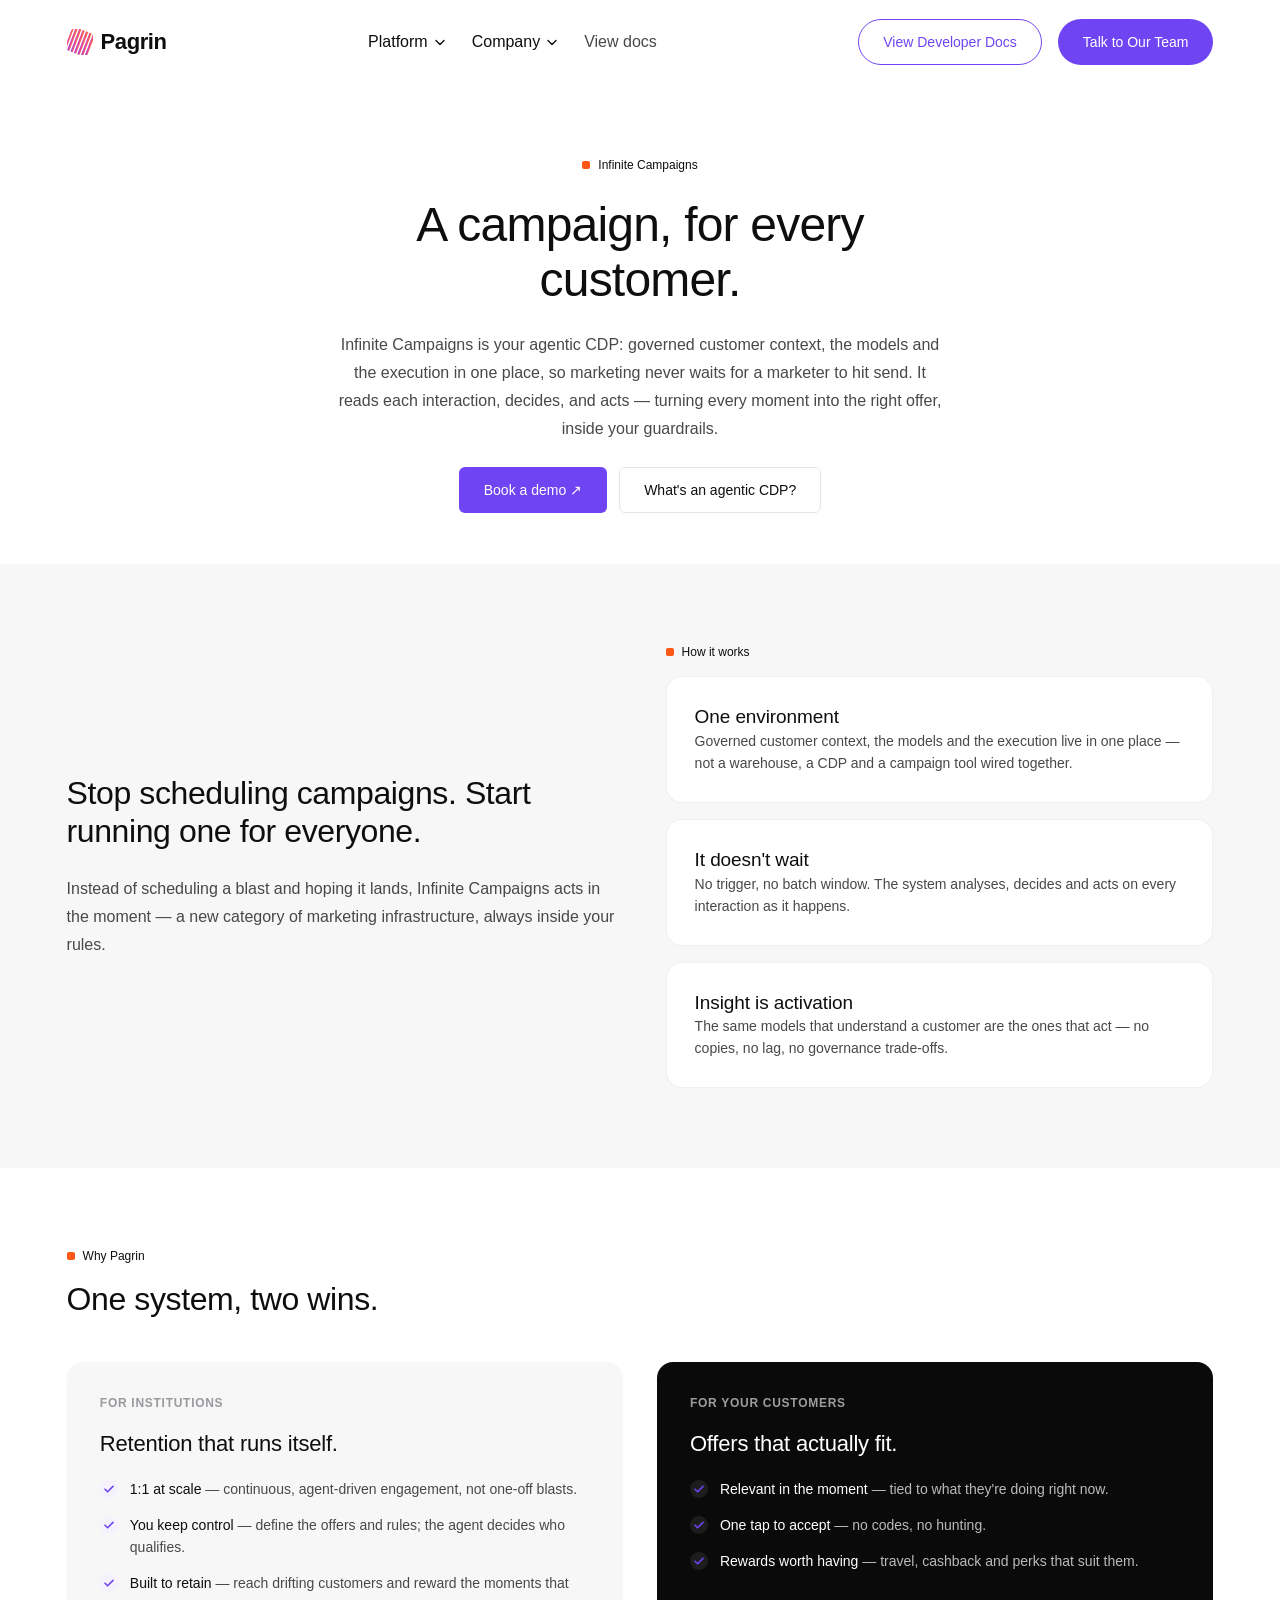
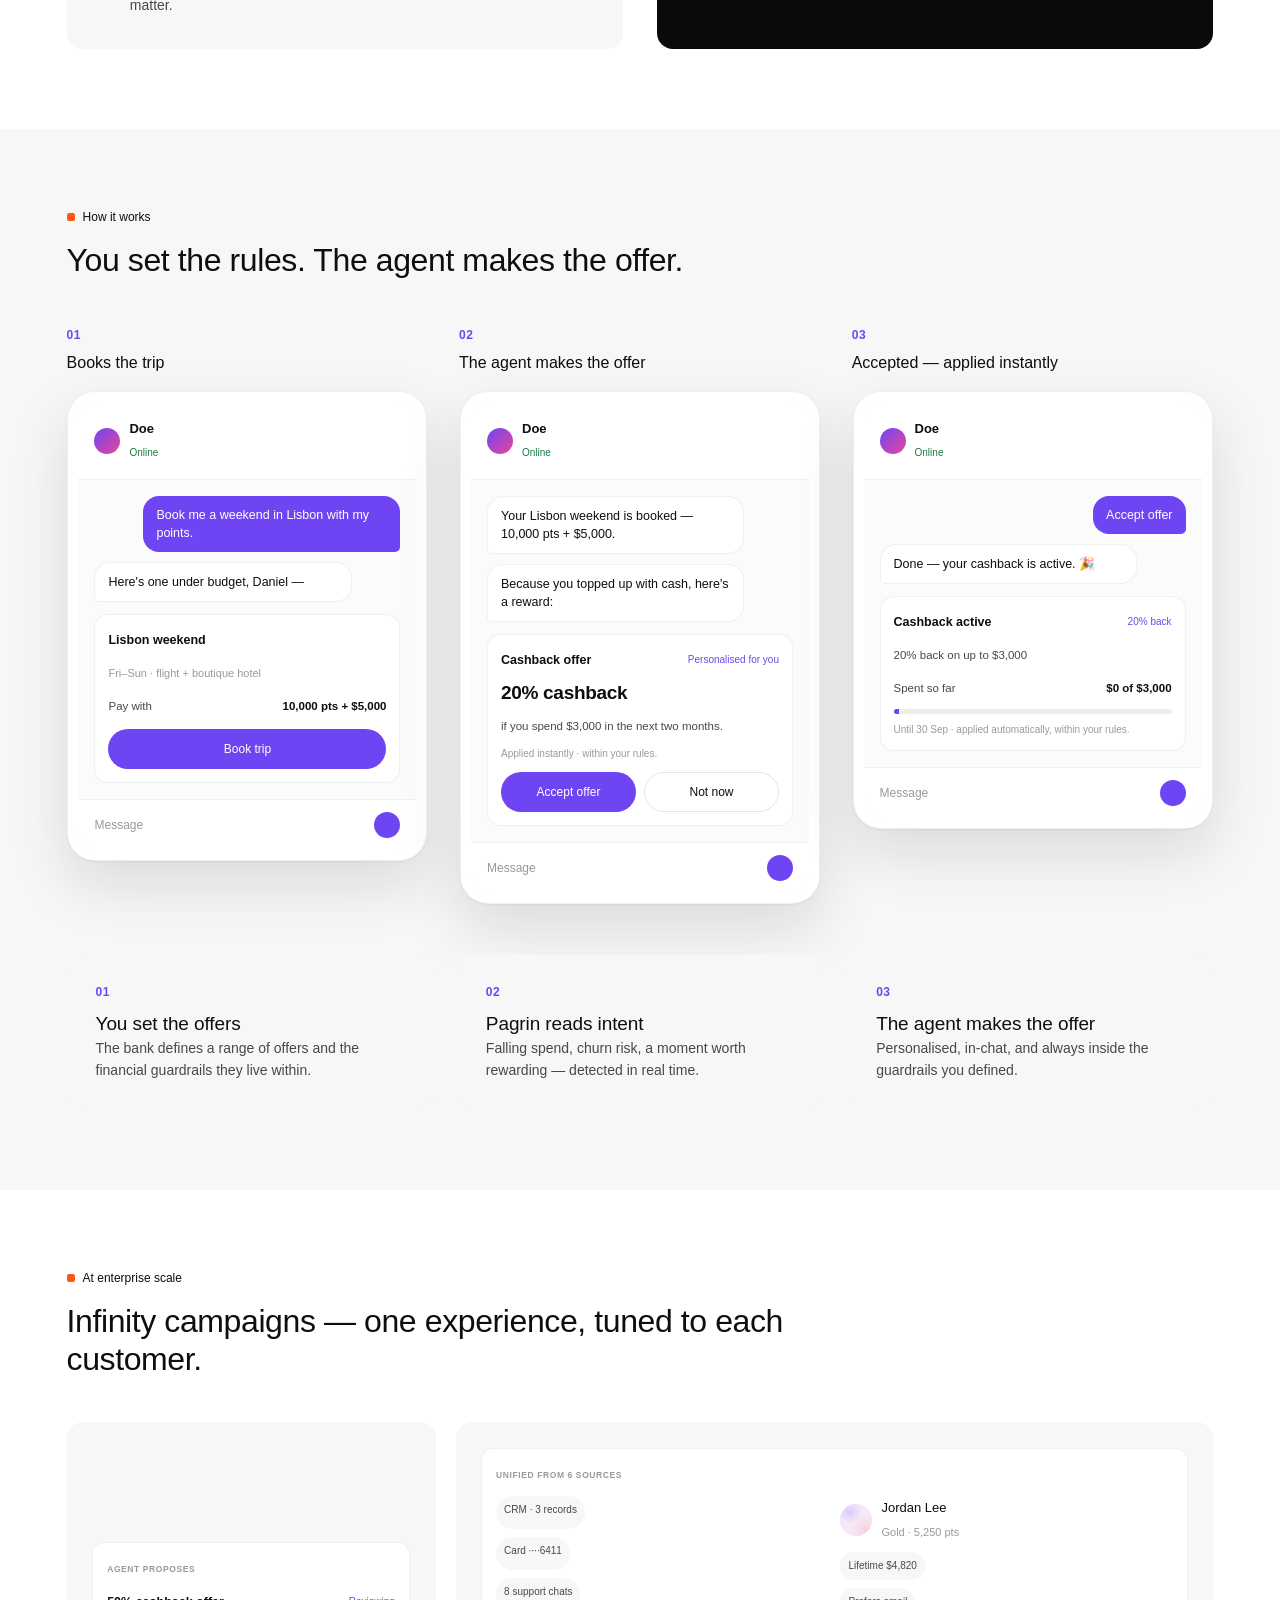
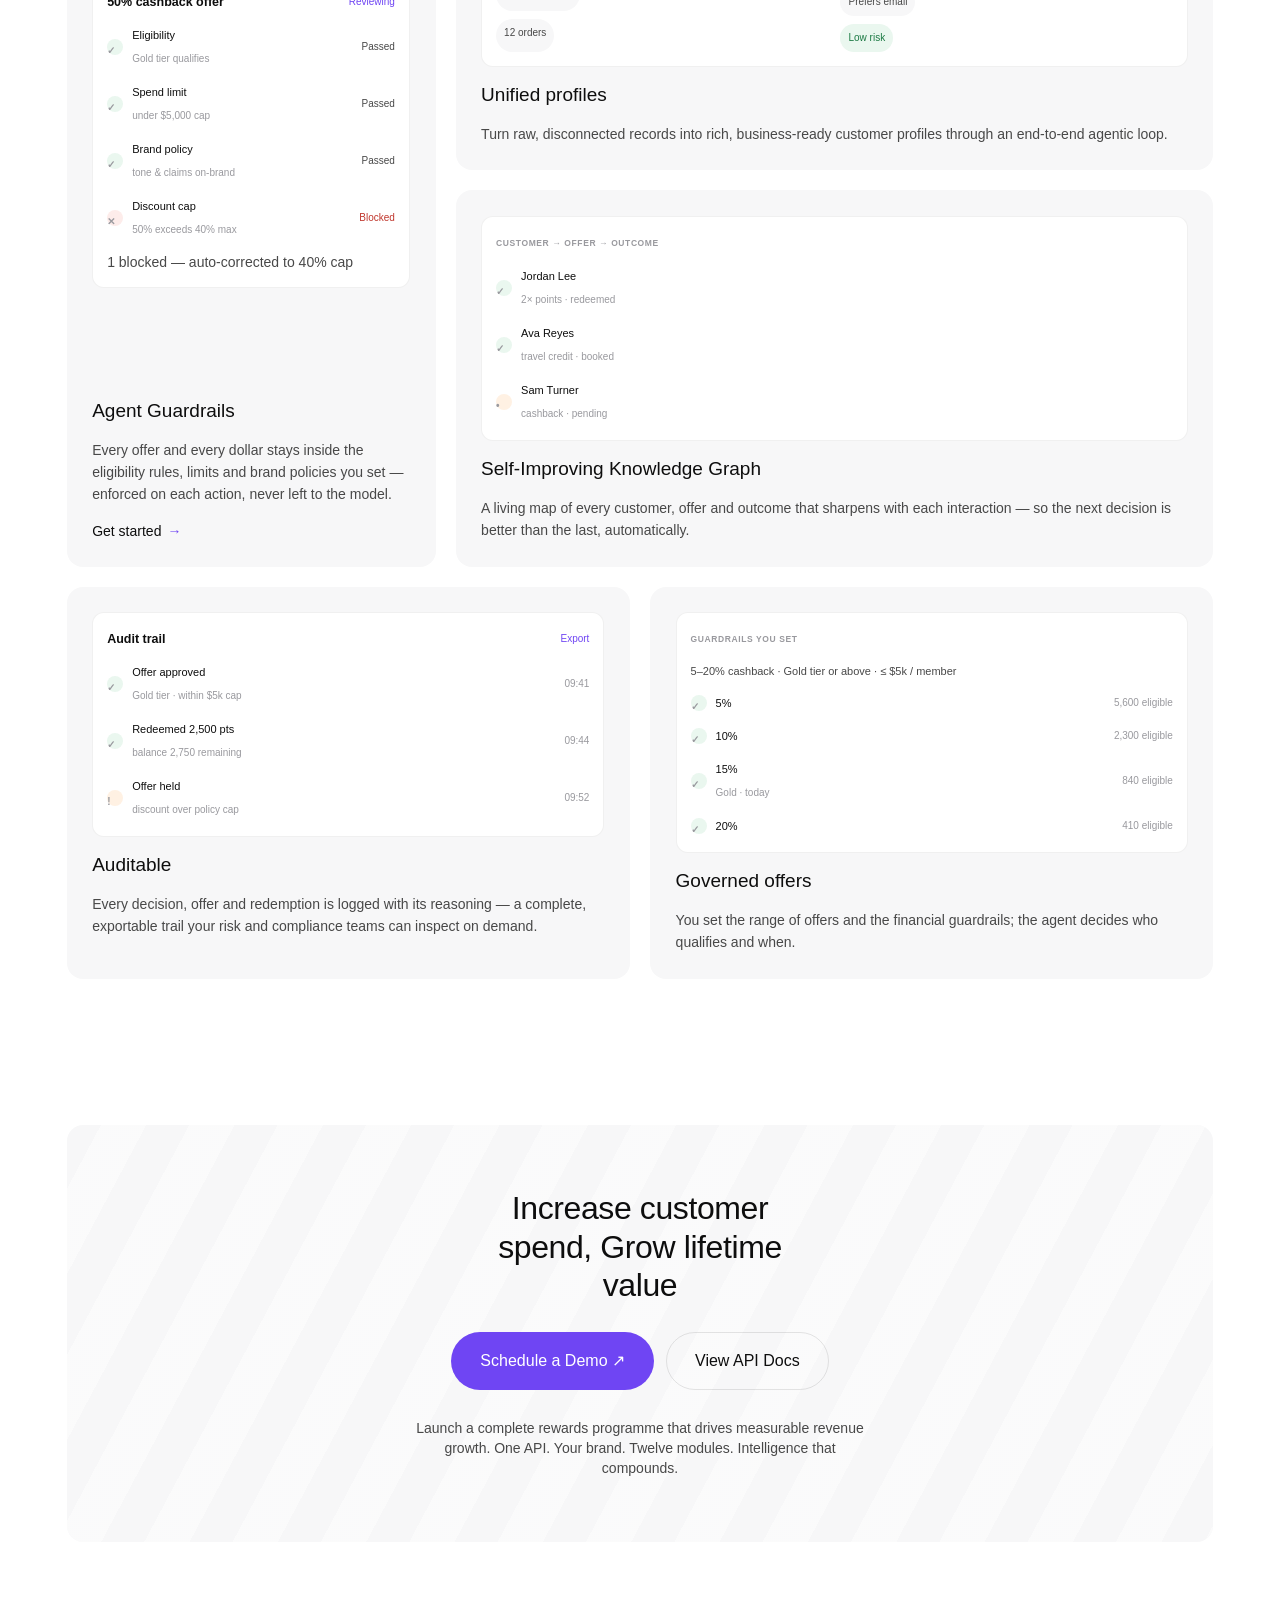
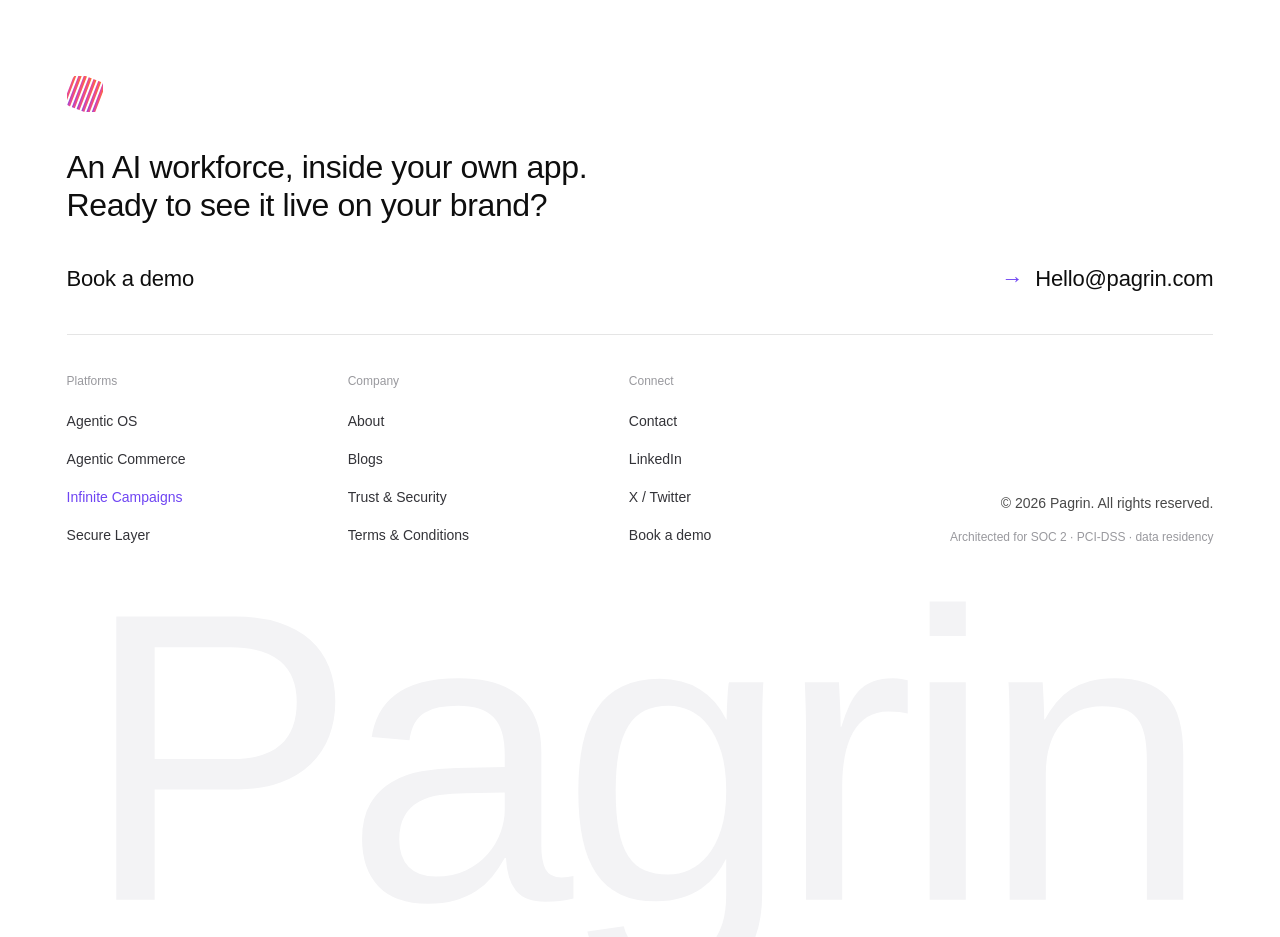
<file: infinite-campaigns.html>
<!doctype html>
<html lang="en">
<head>
<meta charset="utf-8">
<meta name="viewport" content="width=device-width, initial-scale=1">
<title>Infinite Campaigns — Pagrin</title>
<meta name="description" content="Your agentic CDP: governed customer context, the models and the execution in one place, so marketing never waits for a marketer to hit send.">
<link rel="stylesheet" href="css/site.css">
<link rel="stylesheet" href="css/icons.css">
<link rel="stylesheet" href="css/product.css">
<link rel="stylesheet" href="css/pages.css">
</head>
<body class="pg" data-page="infinite-campaigns">

<a class="pg-skip" href="#main">Skip to content</a>
<div data-pg-nav></div>

<main id="main">

  <!-- hero — Figma 11998:42098 -->
  <section class="pg-hero">
    <div class="pg-shell">
      <div class="pg-hero__inner">
        <p class="pg-eyebrow">Infinite Campaigns</p>
        <h1 class="pg-t1 pg-hero__title">A campaign, for every customer.</h1>
        <p class="pg-lede pg-hero__lede">
          Infinite Campaigns is your agentic CDP: governed customer context, the models and the
          execution in one place, so marketing never waits for a marketer to hit send. It reads
          each interaction, decides, and acts — turning every moment into the right offer,
          inside your guardrails.
        </p>
        <div class="pg-btnrow pg-btnrow--center">
          <a class="pg-btn pg-btn--primary pg-btn--sq" href="contact.html#demo">Book a demo ↗</a>
          <a class="pg-btn pg-btn--quiet pg-btn--sq" href="#cdp">What's an agentic CDP?</a>
        </div>
      </div>
    </div>
  </section>

  <!-- how it works — Figma 12136:360671 -->
  <section class="pg-section pg-section--tint" id="cdp" aria-labelledby="cdp-title">
    <div class="pg-shell">
      <div class="pg-split pg-split--even">
        <div class="pg-stack-24">
          <h2 class="pg-h2" id="cdp-title">Stop scheduling campaigns. Start running one for everyone.</h2>
          <p class="pg-lede">
            Instead of scheduling a blast and hoping it lands, Infinite Campaigns acts in the
            moment — a new category of marketing infrastructure, always inside your rules.
          </p>
        </div>

        <div class="pg-stack">
          <p class="pg-eyebrow">How it works</p>
          <a class="pg-card pg-card--lift" href="agentic-os.html">
            <h3 class="pg-h5 pg-card__title">One environment</h3>
            <p class="pg-card__body">Governed customer context, the models and the execution live in one
              place — not a warehouse, a CDP and a campaign tool wired together.</p>
          </a>
          <a class="pg-card pg-card--lift" href="agentic-os.html">
            <h3 class="pg-h5 pg-card__title">It doesn't wait</h3>
            <p class="pg-card__body">No trigger, no batch window. The system analyses, decides and acts on
              every interaction as it happens.</p>
          </a>
          <a class="pg-card pg-card--lift" href="agentic-os.html">
            <h3 class="pg-h5 pg-card__title">Insight is activation</h3>
            <p class="pg-card__body">The same models that understand a customer are the ones that act — no
              copies, no lag, no governance trade-offs.</p>
          </a>
        </div>
      </div>
    </div>
  </section>

  <!-- payoff — Figma 11998:42175 -->
  <section class="pg-section" aria-labelledby="payoff-title">
    <div class="pg-shell">
      <div class="pg-why__head">
        <p class="pg-eyebrow">Why Pagrin</p>
        <h2 class="pg-h2" id="payoff-title">One system, two wins.</h2>
      </div>
      <div class="pg-why__grid">
        <div class="pg-why__card">
          <p class="pg-why__kicker">For institutions</p>
          <h3 class="pg-h4">Retention that runs itself.</h3>
          <ul class="pg-ticks">
            <li><span><strong>1:1 at scale</strong> — continuous, agent-driven engagement, not one-off blasts.</span></li>
            <li><span><strong>You keep control</strong> — define the offers and rules; the agent decides who qualifies.</span></li>
            <li><span><strong>Built to retain</strong> — reach drifting customers and reward the moments that matter.</span></li>
          </ul>
        </div>
        <div class="pg-why__card pg-why__card--dark">
          <p class="pg-why__kicker">For your customers</p>
          <h3 class="pg-h4">Offers that actually fit.</h3>
          <ul class="pg-ticks">
            <li><span><strong>Relevant in the moment</strong> — tied to what they're doing right now.</span></li>
            <li><span><strong>One tap to accept</strong> — no codes, no hunting.</span></li>
            <li><span><strong>Rewards worth having</strong> — travel, cashback and perks that suit them.</span></li>
          </ul>
        </div>
      </div>
    </div>
  </section>

  <!-- the three-screen story — Figma 11998:42136 -->
  <section class="pg-section pg-section--tint" aria-labelledby="story-title">
    <div class="pg-shell">
      <div class="pg-why__head">
        <p class="pg-eyebrow">How it works</p>
        <h2 class="pg-h2" id="story-title">You set the rules. The agent makes the offer.</h2>
      </div>

      <div class="pg-flow">
        <div class="pg-flow__step">
          <div class="pg-flow__cap"><b>01</b><span>Books the trip</span></div>
          <div class="pg-phone">
            <div class="pg-phone__screen">
              <div class="pg-phone__bar"><i></i><span><b>Doe</b><small>Online</small></span></div>
              <div class="pg-phone__thread">
                <div class="pg-bubble pg-bubble--me">Book me a weekend in Lisbon with my points.</div>
                <div class="pg-bubble pg-bubble--them">Here's one under budget, Daniel —</div>
                <div class="pg-offer">
                  <div class="pg-offer__head"><b>Lisbon weekend</b></div>
                  <p style="color:var(--pg-muted);font-size:11px">Fri–Sun · flight + boutique hotel</p>
                  <div class="pg-offer__row"><span>Pay with</span><b>10,000 pts + $5,000</b></div>
                  <div class="pg-offer__actions"><span class="pg-btn pg-btn--primary">Book trip</span></div>
                </div>
              </div>
              <div class="pg-phone__input"><span>Message</span><i></i></div>
            </div>
          </div>
        </div>

        <div class="pg-flow__step">
          <div class="pg-flow__cap"><b>02</b><span>The agent makes the offer</span></div>
          <div class="pg-phone">
            <div class="pg-phone__screen">
              <div class="pg-phone__bar"><i></i><span><b>Doe</b><small>Online</small></span></div>
              <div class="pg-phone__thread">
                <div class="pg-bubble pg-bubble--them">Your Lisbon weekend is booked — 10,000 pts + $5,000.</div>
                <div class="pg-bubble pg-bubble--them">Because you topped up with cash, here's a reward:</div>
                <div class="pg-offer">
                  <div class="pg-offer__head"><b>Cashback offer</b><span>Personalised for you</span></div>
                  <p class="pg-offer__big">20% cashback</p>
                  <p style="color:var(--pg-body);font-size:11.5px">if you spend $3,000 in the next two months.</p>
                  <p class="pg-offer__note">Applied instantly · within your rules.</p>
                  <div class="pg-offer__actions">
                    <span class="pg-btn pg-btn--primary">Accept offer</span>
                    <span class="pg-btn pg-btn--quiet">Not now</span>
                  </div>
                </div>
              </div>
              <div class="pg-phone__input"><span>Message</span><i></i></div>
            </div>
          </div>
        </div>

        <div class="pg-flow__step">
          <div class="pg-flow__cap"><b>03</b><span>Accepted — applied instantly</span></div>
          <div class="pg-phone">
            <div class="pg-phone__screen">
              <div class="pg-phone__bar"><i></i><span><b>Doe</b><small>Online</small></span></div>
              <div class="pg-phone__thread">
                <div class="pg-bubble pg-bubble--me">Accept offer</div>
                <div class="pg-bubble pg-bubble--them">Done — your cashback is active. 🎉</div>
                <div class="pg-offer">
                  <div class="pg-offer__head"><b>Cashback active</b><span>20% back</span></div>
                  <p style="color:var(--pg-body);font-size:11.5px">20% back on up to $3,000</p>
                  <div class="pg-offer__row"><span>Spent so far</span><b>$0 of $3,000</b></div>
                  <div class="pg-offer__meter"><i style="width:2%"></i></div>
                  <p class="pg-offer__note">Until 30 Sep · applied automatically, within your rules.</p>
                </div>
              </div>
              <div class="pg-phone__input"><span>Message</span><i></i></div>
            </div>
          </div>
        </div>
      </div>

      <div class="pg-grid pg-grid--3" style="margin-top:clamp(40px,4vw,72px)">
        <div class="pg-card pg-card--tint">
          <span class="pg-step__num">01</span>
          <h3 class="pg-h5 pg-card__title">You set the offers</h3>
          <p class="pg-card__body">The bank defines a range of offers and the financial guardrails they live within.</p>
        </div>
        <div class="pg-card pg-card--tint">
          <span class="pg-step__num">02</span>
          <h3 class="pg-h5 pg-card__title">Pagrin reads intent</h3>
          <p class="pg-card__body">Falling spend, churn risk, a moment worth rewarding — detected in real time.</p>
        </div>
        <div class="pg-card pg-card--tint">
          <span class="pg-step__num">03</span>
          <h3 class="pg-h5 pg-card__title">The agent makes the offer</h3>
          <p class="pg-card__body">Personalised, in-chat, and always inside the guardrails you defined.</p>
        </div>
      </div>
    </div>
  </section>

  <!-- bento — Figma 12136:360671 tiles -->
  <section class="pg-section" aria-labelledby="scale-title">
    <div class="pg-shell">
      <div class="pg-why__head">
        <p class="pg-eyebrow">At enterprise scale</p>
        <h2 class="pg-h2" id="scale-title">Infinity campaigns — one experience, tuned to each customer.</h2>
      </div>

      <div class="pg-bento">
        <div class="pg-bento__tile pg-bento__tile--hero">
          <div class="pg-panel">
            <span class="pg-panel__label">Agent proposes</span>
            <div class="pg-offer__head"><b>50% cashback offer</b><span>Reviewing</span></div>
            <div class="pg-check"><span class="pg-pass">✓</span><span><b>Eligibility</b><span>Gold tier qualifies</span></span><em class="pg-ui__done">Passed</em></div>
            <div class="pg-check"><span class="pg-pass">✓</span><span><b>Spend limit</b><span>under $5,000 cap</span></span><em class="pg-ui__done">Passed</em></div>
            <div class="pg-check"><span class="pg-pass">✓</span><span><b>Brand policy</b><span>tone &amp; claims on-brand</span></span><em class="pg-ui__done">Passed</em></div>
            <div class="pg-check"><span class="pg-deny">✕</span><span><b>Discount cap</b><span>50% exceeds 40% max</span></span><em style="color:#c0362c">Blocked</em></div>
            <p class="pg-caption">1 blocked — auto-corrected to 40% cap</p>
          </div>
          <h3>Agent Guardrails</h3>
          <p>Every offer and every dollar stays inside the eligibility rules, limits and brand
            policies you set — enforced on each action, never left to the model.</p>
          <a class="pg-textlink" href="secure-layer.html">Get started</a>
        </div>

        <div class="pg-bento__tile pg-bento__tile--wide">
          <div class="pg-panel">
            <span class="pg-panel__label">Unified from 6 sources</span>
            <div class="pg-grid pg-grid--2" style="gap:12px">
              <div class="pg-chips">
                <span class="pg-badge">CRM · 3 records</span>
                <span class="pg-badge">Card ····6411</span>
                <span class="pg-badge">8 support chats</span>
                <span class="pg-badge">12 orders</span>
              </div>
              <div class="pg-chips">
                <div class="pg-person__id" style="gap:9px">
                  <span class="pg-person__av" style="width:32px;height:32px;font-size:12px">JL</span>
                  <span><b style="font-size:13px">Jordan Lee</b><span style="font-size:11px">Gold · 5,250 pts</span></span>
                </div>
                <span class="pg-badge">Lifetime $4,820</span>
                <span class="pg-badge">Prefers email</span>
                <span class="pg-badge pg-badge--ok">Low risk</span>
              </div>
            </div>
          </div>
          <h3>Unified profiles</h3>
          <p>Turn raw, disconnected records into rich, business-ready customer profiles through
            an end-to-end agentic loop.</p>
        </div>

        <div class="pg-bento__tile pg-bento__tile--wide">
          <div class="pg-panel">
            <span class="pg-panel__label">Customer → Offer → Outcome</span>
            <div class="pg-check"><span class="pg-pass">✓</span><span><b>Jordan Lee</b><span>2× points · redeemed</span></span></div>
            <div class="pg-check"><span class="pg-pass">✓</span><span><b>Ava Reyes</b><span>travel credit · booked</span></span></div>
            <div class="pg-check"><span class="pg-held">•</span><span><b>Sam Turner</b><span>cashback · pending</span></span></div>
          </div>
          <h3>Self-Improving Knowledge Graph</h3>
          <p>A living map of every customer, offer and outcome that sharpens with each
            interaction — so the next decision is better than the last, automatically.</p>
        </div>

        <div class="pg-bento__tile pg-bento__tile--mid">
          <div class="pg-panel">
            <div class="pg-offer__head"><b>Audit trail</b><span>Export</span></div>
            <div class="pg-check"><span class="pg-pass">✓</span><span><b>Offer approved</b><span>Gold tier · within $5k cap</span></span><em class="pg-caption">09:41</em></div>
            <div class="pg-check"><span class="pg-pass">✓</span><span><b>Redeemed 2,500 pts</b><span>balance 2,750 remaining</span></span><em class="pg-caption">09:44</em></div>
            <div class="pg-check"><span class="pg-held">!</span><span><b>Offer held</b><span>discount over policy cap</span></span><em class="pg-caption">09:52</em></div>
          </div>
          <h3>Auditable</h3>
          <p>Every decision, offer and redemption is logged with its reasoning — a complete,
            exportable trail your risk and compliance teams can inspect on demand.</p>
        </div>

        <div class="pg-bento__tile pg-bento__tile--mid">
          <div class="pg-panel">
            <span class="pg-panel__label">Guardrails you set</span>
            <p style="color:var(--pg-body);font-size:11px">5–20% cashback · Gold tier or above · ≤ $5k / member</p>
            <div class="pg-check"><span class="pg-pass">✓</span><span><b>5%</b></span><em class="pg-caption">5,600 eligible</em></div>
            <div class="pg-check"><span class="pg-pass">✓</span><span><b>10%</b></span><em class="pg-caption">2,300 eligible</em></div>
            <div class="pg-check"><span class="pg-pass">✓</span><span><b>15%</b><span>Gold · today</span></span><em class="pg-caption">840 eligible</em></div>
            <div class="pg-check"><span class="pg-pass">✓</span><span><b>20%</b></span><em class="pg-caption">410 eligible</em></div>
          </div>
          <h3>Governed offers</h3>
          <p>You set the range of offers and the financial guardrails; the agent decides who
            qualifies and when.</p>
        </div>
      </div>
    </div>
  </section>

  <div data-pg-cta></div>
</main>

<div data-pg-footer></div>
<script src="js/icons.js" defer></script>
<script src="js/site.js" defer></script>
</body>
</html>
</file>
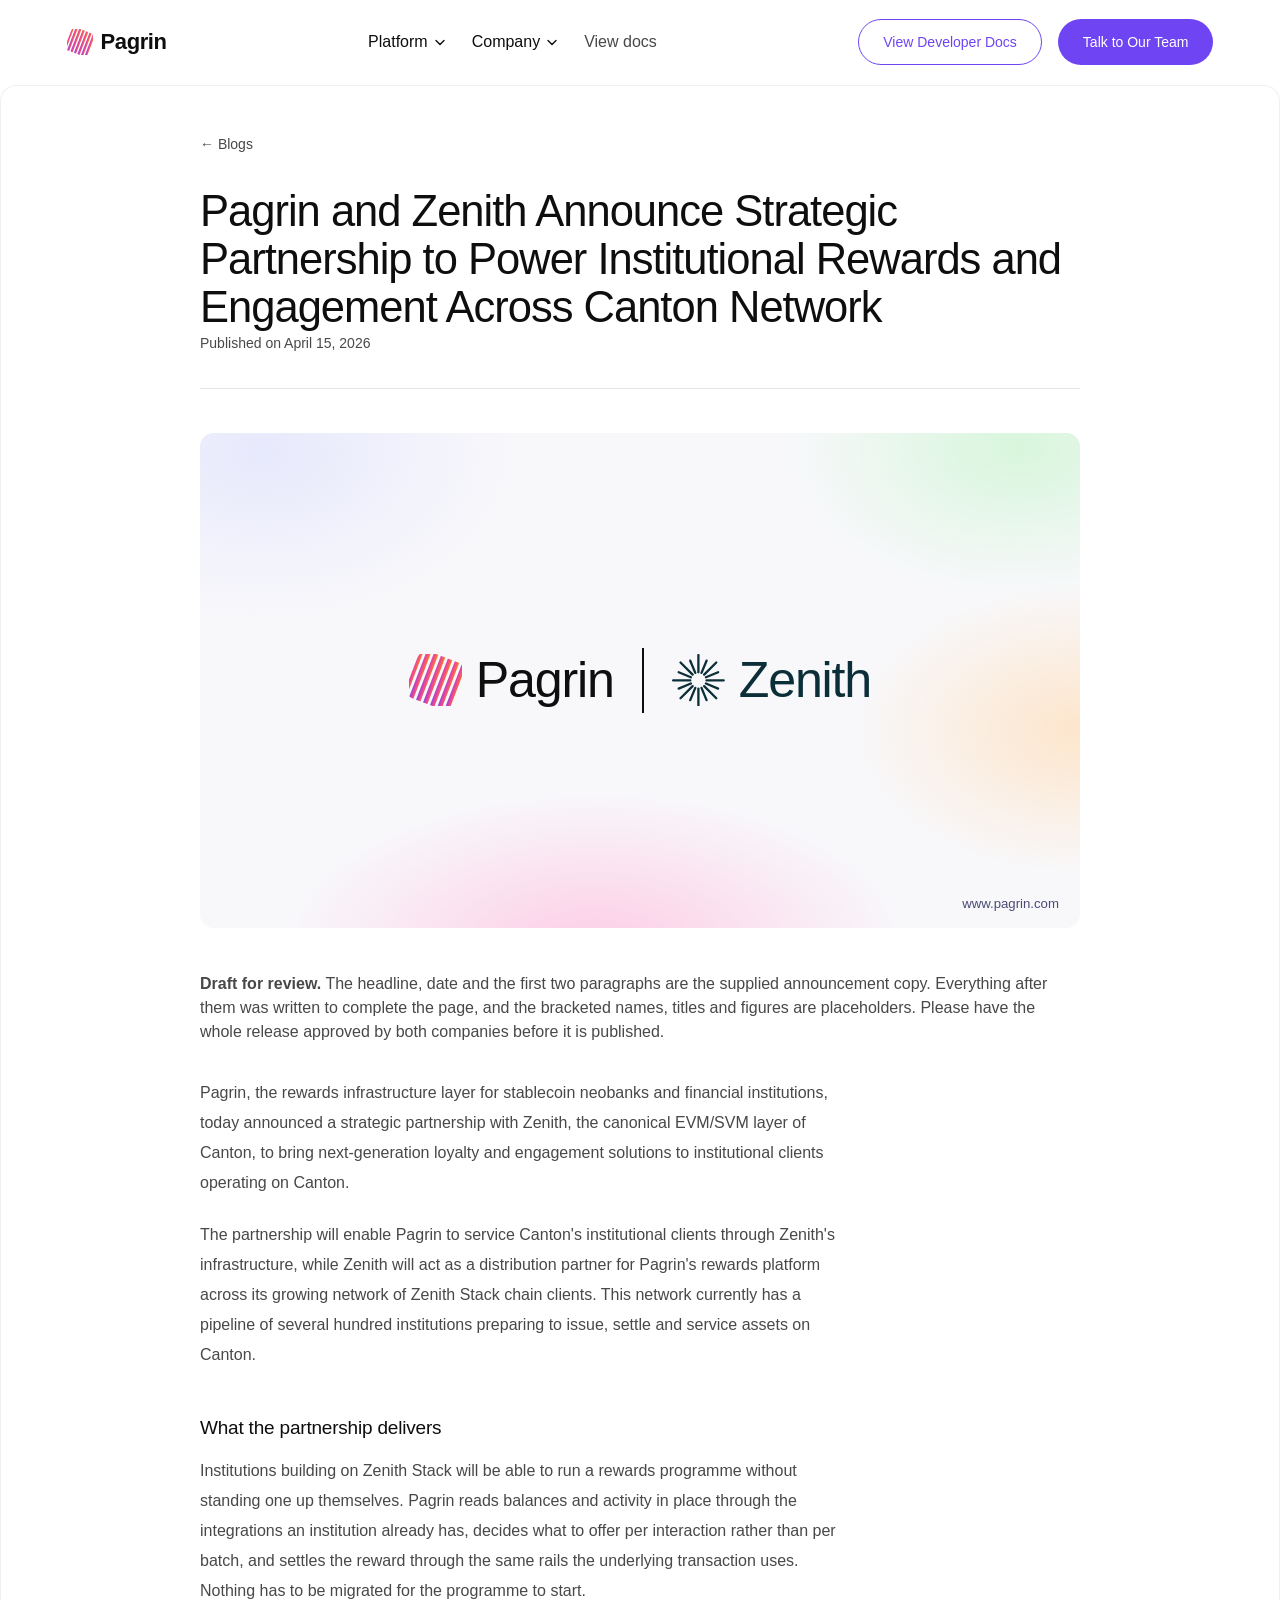
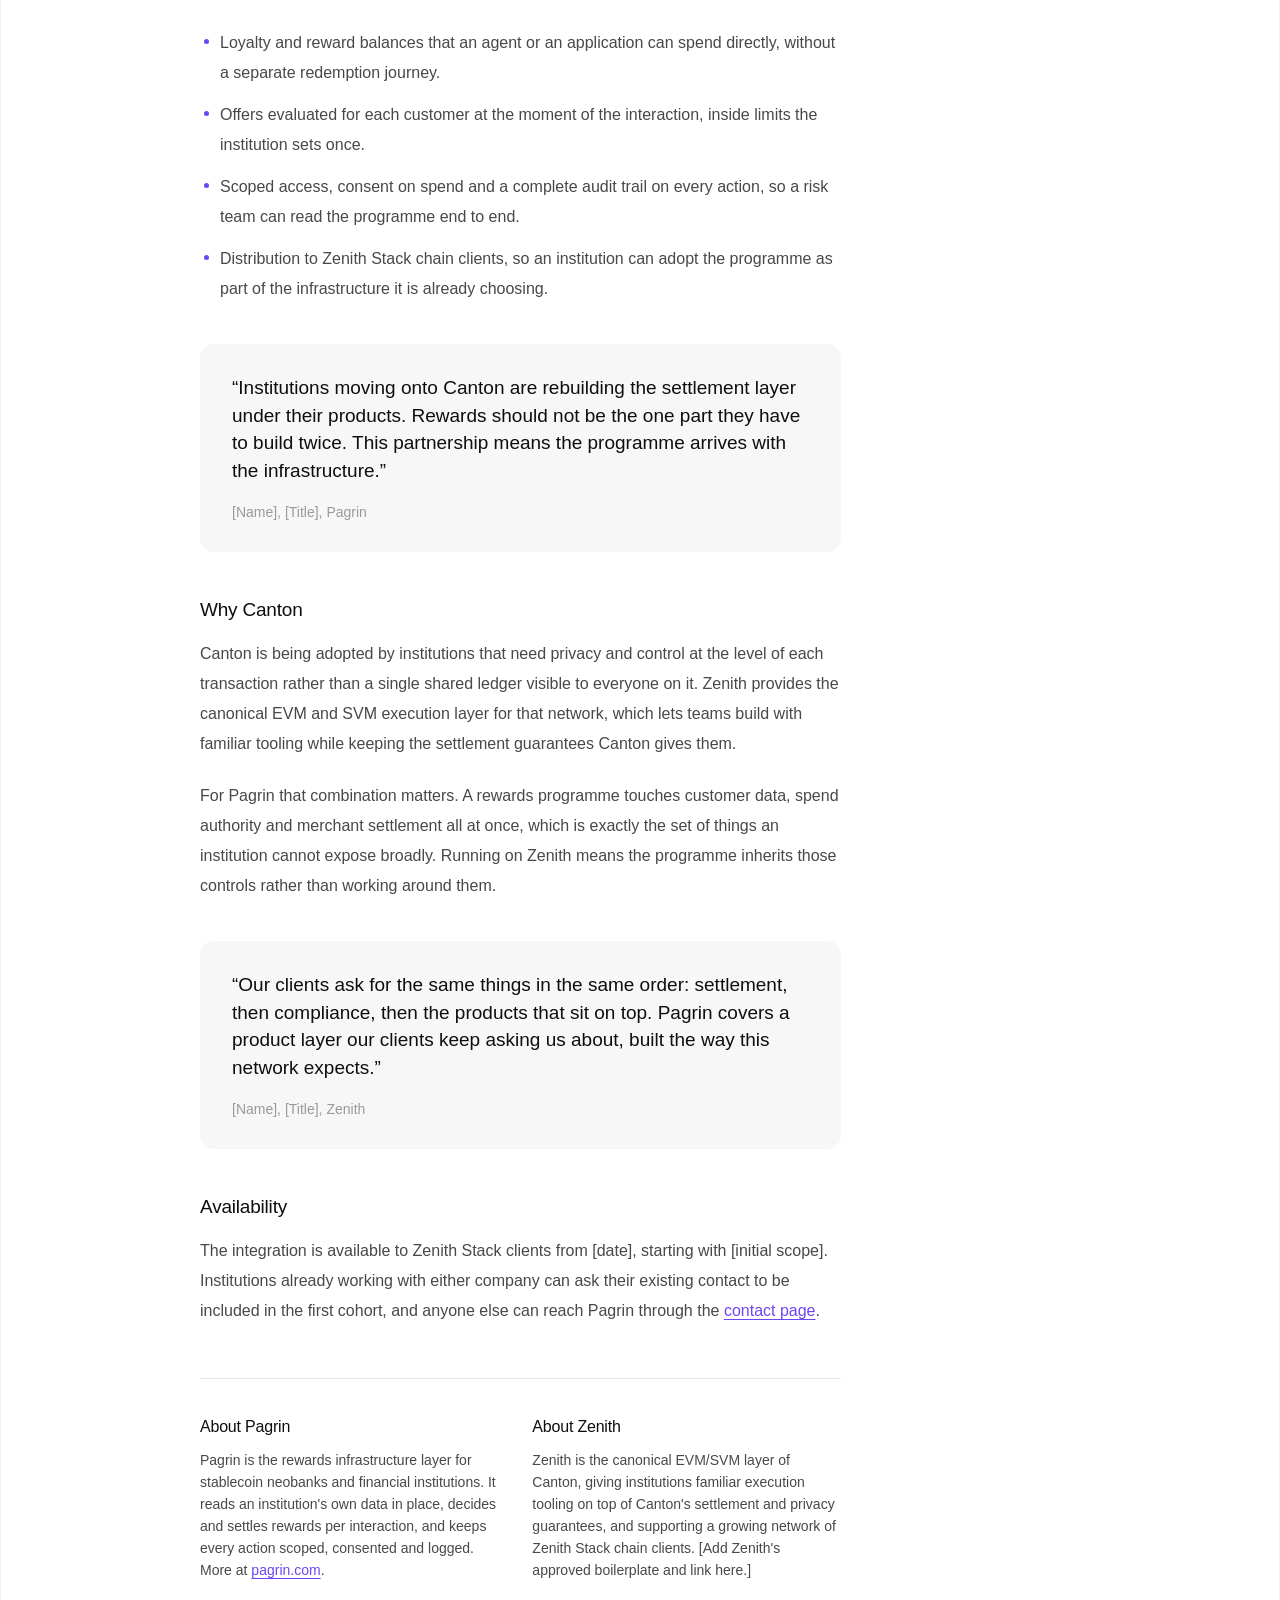
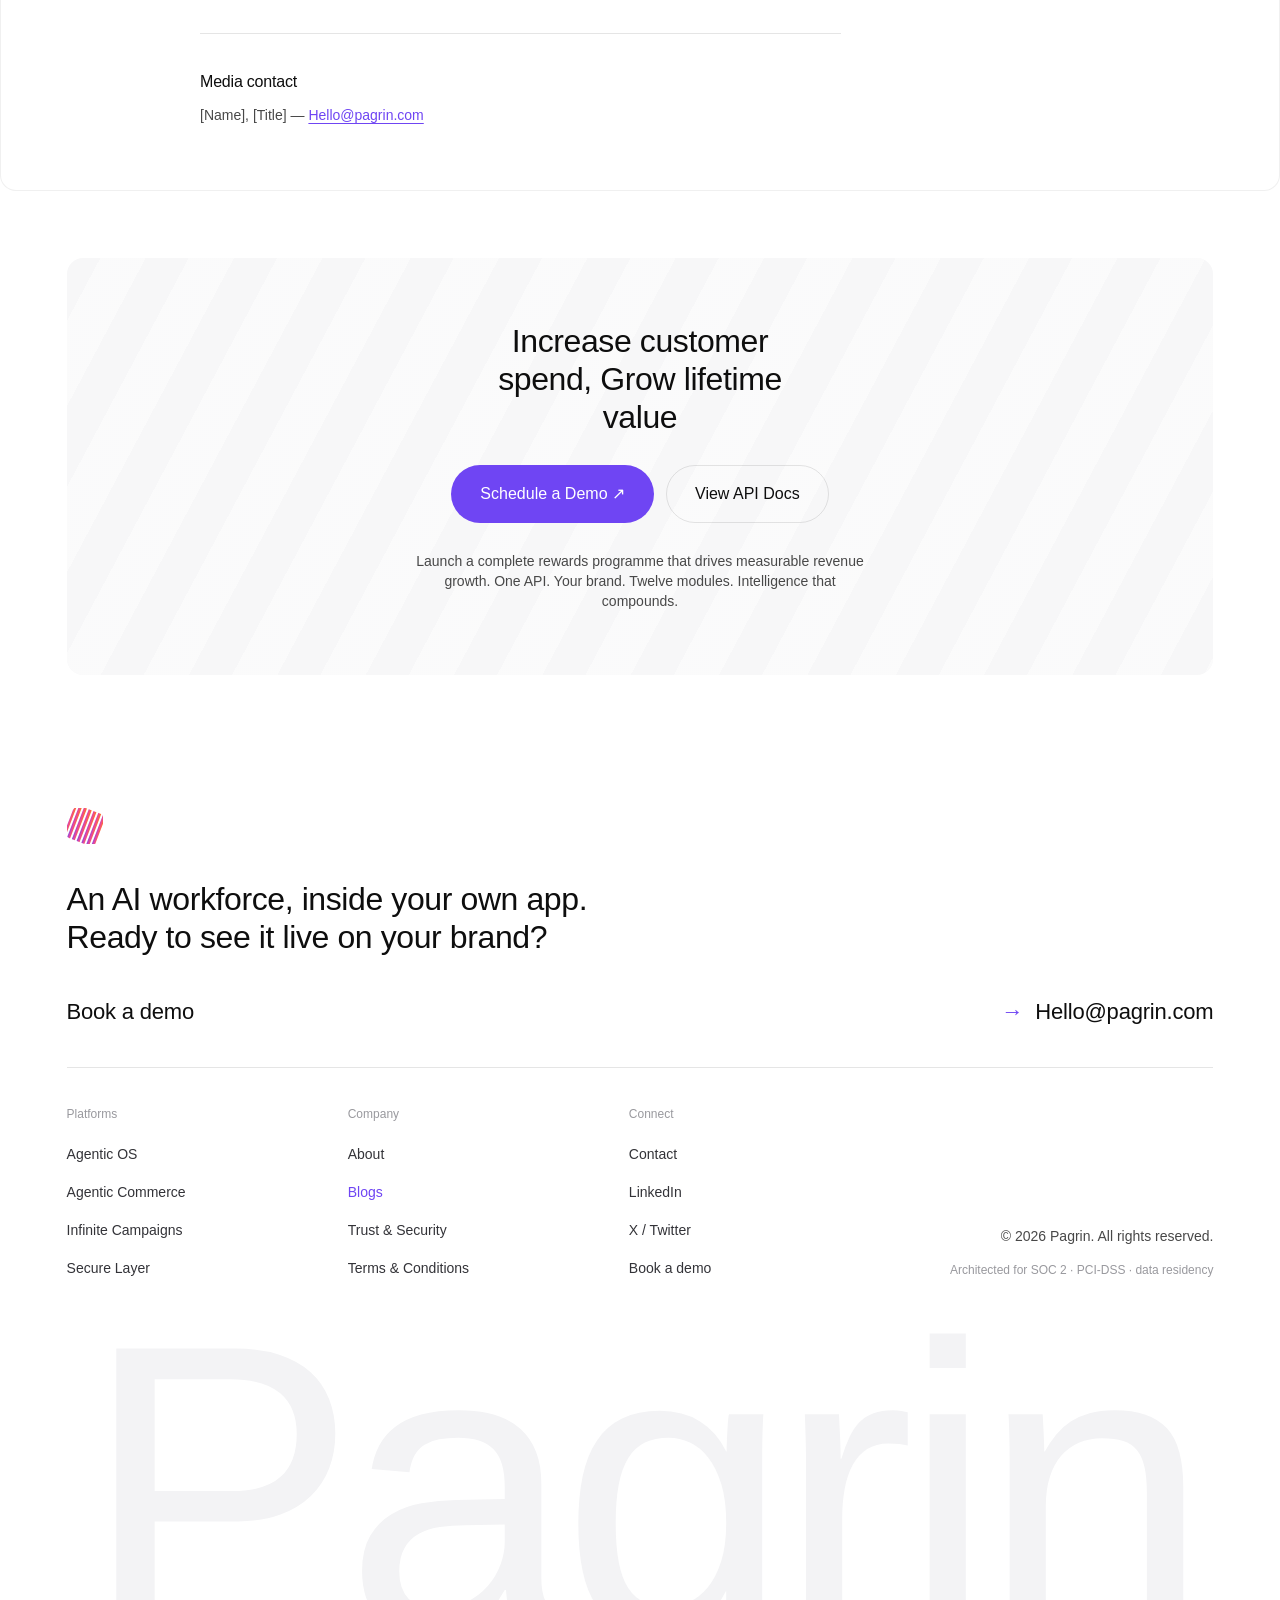
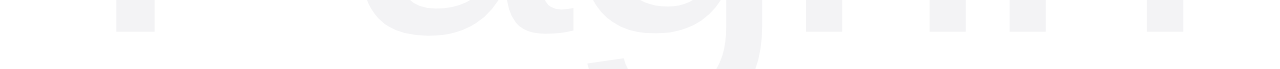
<file: post.html>
<!doctype html>
<html lang="en">
<head>
<meta charset="utf-8">
<meta name="viewport" content="width=device-width, initial-scale=1">
<title>Pagrin and Zenith announce a strategic partnership — Pagrin</title>
<meta name="description" content="Pagrin and Zenith are partnering to bring institutional rewards and engagement to clients operating on the Canton Network.">
<link rel="stylesheet" href="css/site.css">
<link rel="stylesheet" href="css/icons.css">
<link rel="stylesheet" href="css/pages.css">
<link rel="stylesheet" href="css/media.css">
</head>
<body class="pg" data-page="blog">

<a class="pg-skip" href="#main">Skip to content</a>
<div data-pg-nav></div>

<main id="main">

  <article class="pg-article">
    <div class="pg-read">

      <a class="pg-back" href="blog.html">← Blogs</a>

      <h1 class="pg-article__title">Pagrin and Zenith Announce Strategic Partnership to Power
        Institutional Rewards and Engagement Across Canton Network</h1>

      <p class="pg-article__meta">Published on April 15, 2026</p>

      <hr class="pg-article__rule">

        <figure class="pg-lockup pg-wash">
          <span class="pg-lockup__row">
            <span class="pg-lockup__brand">
              <svg viewBox="0 0 36 36" role="img" aria-label="Pagrin" focusable="false">
                <defs>
                  <linearGradient id="pgLock" x1="0" y1="1" x2="1" y2="0">
                    <stop offset="0" stop-color="#6F45F3"/><stop offset=".45" stop-color="#E7469B"/>
                    <stop offset=".78" stop-color="#FF6A3D"/><stop offset="1" stop-color="#FFA928"/>
                  </linearGradient>
                  <clipPath id="pgLockClip"><rect x="1" y="1" width="34" height="34" rx="7"/></clipPath>
                </defs>
                <g clip-path="url(#pgLockClip)" fill="url(#pgLock)" transform="rotate(21 18 18)"><rect x="-10.0" y="-12" width="3.2" height="60" rx="1.6"/><rect x="-4.9" y="-12" width="3.2" height="60" rx="1.6"/><rect x="0.2" y="-12" width="3.2" height="60" rx="1.6"/><rect x="5.3" y="-12" width="3.2" height="60" rx="1.6"/><rect x="10.4" y="-12" width="3.2" height="60" rx="1.6"/><rect x="15.5" y="-12" width="3.2" height="60" rx="1.6"/><rect x="20.6" y="-12" width="3.2" height="60" rx="1.6"/><rect x="25.7" y="-12" width="3.2" height="60" rx="1.6"/><rect x="30.8" y="-12" width="3.2" height="60" rx="1.6"/><rect x="35.9" y="-12" width="3.2" height="60" rx="1.6"/></g>
              </svg>
              <b>Pagrin</b>
            </span>
            <span class="pg-lockup__bar" aria-hidden="true"></span>
            <span class="pg-lockup__brand pg-lockup__brand--zenith">
              <svg viewBox="0 0 48 48" role="img" aria-label="Zenith" focusable="false"
                   stroke="#0b2e38" stroke-width="2.1" stroke-linecap="round">
              <line x1="24" y1="16.6" x2="24" y2="1.0" transform="rotate(0 24 24)"/>
              <line x1="24" y1="16.6" x2="24" y2="4.6" transform="rotate(22.5 24 24)"/>
              <line x1="24" y1="16.6" x2="24" y2="1.0" transform="rotate(45 24 24)"/>
              <line x1="24" y1="16.6" x2="24" y2="4.6" transform="rotate(67.5 24 24)"/>
              <line x1="24" y1="16.6" x2="24" y2="1.0" transform="rotate(90 24 24)"/>
              <line x1="24" y1="16.6" x2="24" y2="4.6" transform="rotate(112.5 24 24)"/>
              <line x1="24" y1="16.6" x2="24" y2="1.0" transform="rotate(135 24 24)"/>
              <line x1="24" y1="16.6" x2="24" y2="4.6" transform="rotate(157.5 24 24)"/>
              <line x1="24" y1="16.6" x2="24" y2="1.0" transform="rotate(180 24 24)"/>
              <line x1="24" y1="16.6" x2="24" y2="4.6" transform="rotate(202.5 24 24)"/>
              <line x1="24" y1="16.6" x2="24" y2="1.0" transform="rotate(225 24 24)"/>
              <line x1="24" y1="16.6" x2="24" y2="4.6" transform="rotate(247.5 24 24)"/>
              <line x1="24" y1="16.6" x2="24" y2="1.0" transform="rotate(270 24 24)"/>
              <line x1="24" y1="16.6" x2="24" y2="4.6" transform="rotate(292.5 24 24)"/>
              <line x1="24" y1="16.6" x2="24" y2="1.0" transform="rotate(315 24 24)"/>
              <line x1="24" y1="16.6" x2="24" y2="4.6" transform="rotate(337.5 24 24)"/>
              </svg>
              <b>Zenith</b>
            </span>
          </span>
          <span class="pg-lockup__url">www.pagrin.com</span>
        </figure>
      <div class="pg-flag" style="margin:0 0 34px">
        <span><strong>Draft for review.</strong> The headline, date and the first two paragraphs
        are the supplied announcement copy. Everything after them was written to complete the
        page, and the bracketed names, titles and figures are placeholders. Please have the whole
        release approved by both companies before it is published.</span>
      </div>

      <div class="pg-prose pg-prose--article">

        <p>Pagrin, the rewards infrastructure layer for stablecoin neobanks and financial
          institutions, today announced a strategic partnership with Zenith, the canonical EVM/SVM
          layer of Canton, to bring next-generation loyalty and engagement solutions to
          institutional clients operating on Canton.</p>

        <p>The partnership will enable Pagrin to service Canton's institutional clients through
          Zenith's infrastructure, while Zenith will act as a distribution partner for Pagrin's
          rewards platform across its growing network of Zenith Stack chain clients. This network
          currently has a pipeline of several hundred institutions preparing to issue, settle and
          service assets on Canton.</p>

        <h2>What the partnership delivers</h2>

        <p>Institutions building on Zenith Stack will be able to run a rewards programme without
          standing one up themselves. Pagrin reads balances and activity in place through the
          integrations an institution already has, decides what to offer per interaction rather
          than per batch, and settles the reward through the same rails the underlying transaction
          uses. Nothing has to be migrated for the programme to start.</p>

        <ul>
          <li>Loyalty and reward balances that an agent or an application can spend directly,
            without a separate redemption journey.</li>
          <li>Offers evaluated for each customer at the moment of the interaction, inside limits
            the institution sets once.</li>
          <li>Scoped access, consent on spend and a complete audit trail on every action, so a risk
            team can read the programme end to end.</li>
          <li>Distribution to Zenith Stack chain clients, so an institution can adopt the programme
            as part of the infrastructure it is already choosing.</li>
        </ul>

        <figure class="pg-pull">
          <blockquote>“Institutions moving onto Canton are rebuilding the settlement layer under
            their products. Rewards should not be the one part they have to build twice. This
            partnership means the programme arrives with the infrastructure.”</blockquote>
          <figcaption>[Name], [Title], Pagrin</figcaption>
        </figure>

        <h2>Why Canton</h2>

        <p>Canton is being adopted by institutions that need privacy and control at the level of
          each transaction rather than a single shared ledger visible to everyone on it. Zenith
          provides the canonical EVM and SVM execution layer for that network, which lets teams
          build with familiar tooling while keeping the settlement guarantees Canton gives them.</p>

        <p>For Pagrin that combination matters. A rewards programme touches customer data, spend
          authority and merchant settlement all at once, which is exactly the set of things an
          institution cannot expose broadly. Running on Zenith means the programme inherits those
          controls rather than working around them.</p>

        <figure class="pg-pull">
          <blockquote>“Our clients ask for the same things in the same order: settlement, then
            compliance, then the products that sit on top. Pagrin covers a product layer our
            clients keep asking us about, built the way this network expects.”</blockquote>
          <figcaption>[Name], [Title], Zenith</figcaption>
        </figure>

        <h2>Availability</h2>

        <p>The integration is available to Zenith Stack clients from [date], starting with
          [initial scope]. Institutions already working with either company can ask their existing
          contact to be included in the first cohort, and anyone else can reach Pagrin through the
          <a href="contact.html#demo">contact page</a>.</p>

        <div class="pg-boiler">
          <section>
            <h2>About Pagrin</h2>
            <p>Pagrin is the rewards infrastructure layer for stablecoin neobanks and financial
              institutions. It reads an institution's own data in place, decides and settles
              rewards per interaction, and keeps every action scoped, consented and logged. More
              at <a href="index.html">pagrin.com</a>.</p>
          </section>
          <section>
            <h2>About Zenith</h2>
            <p>Zenith is the canonical EVM/SVM layer of Canton, giving institutions familiar
              execution tooling on top of Canton's settlement and privacy guarantees, and
              supporting a growing network of Zenith Stack chain clients. [Add Zenith's approved
              boilerplate and link here.]</p>
          </section>
        </div>

        <div class="pg-boiler" style="grid-template-columns:minmax(0,1fr)">
          <section>
            <h2>Media contact</h2>
            <p>[Name], [Title] — <a href="mailto:Hello@pagrin.com">Hello@pagrin.com</a></p>
          </section>
        </div>

      </div>

    </div>
  </article>

  <div data-pg-cta></div>
</main>

<div data-pg-footer></div>
<script src="js/icons.js" defer></script>
<script src="js/site.js" defer></script>
</body>
</html>
</file>
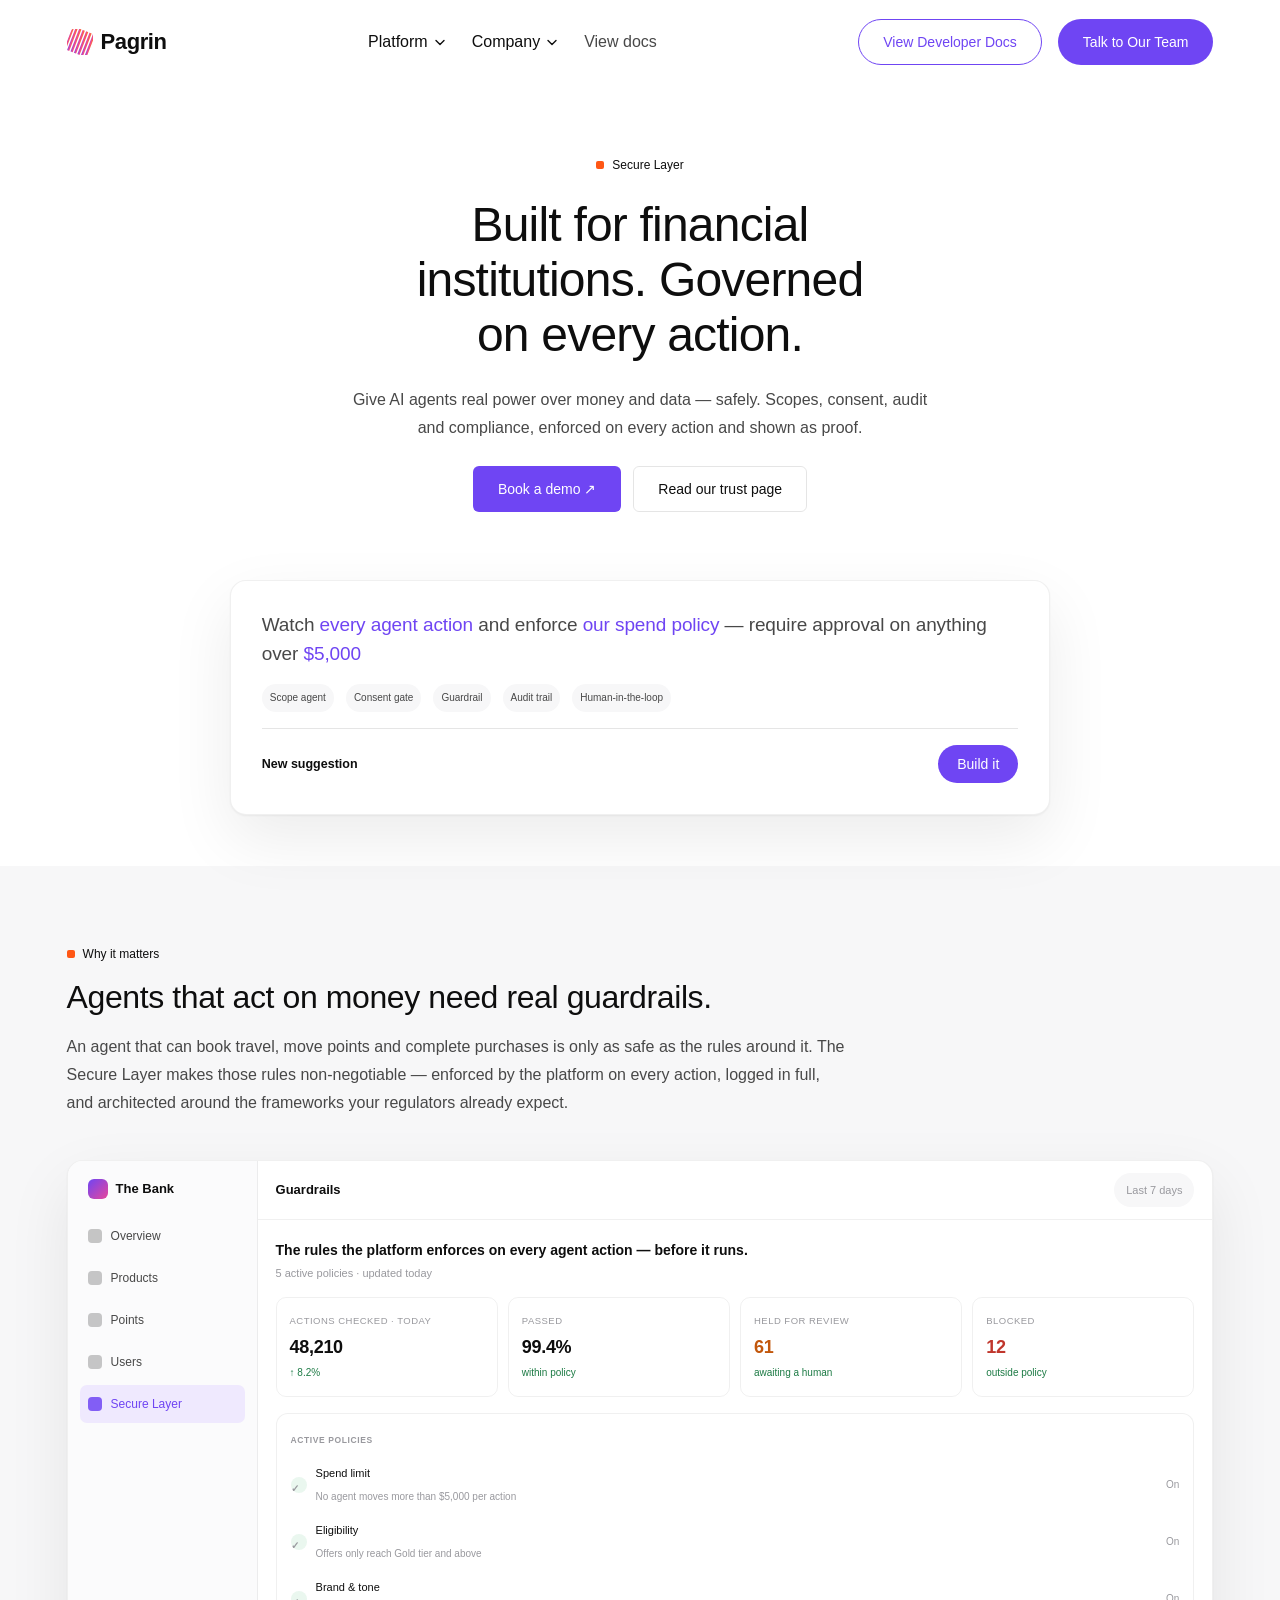
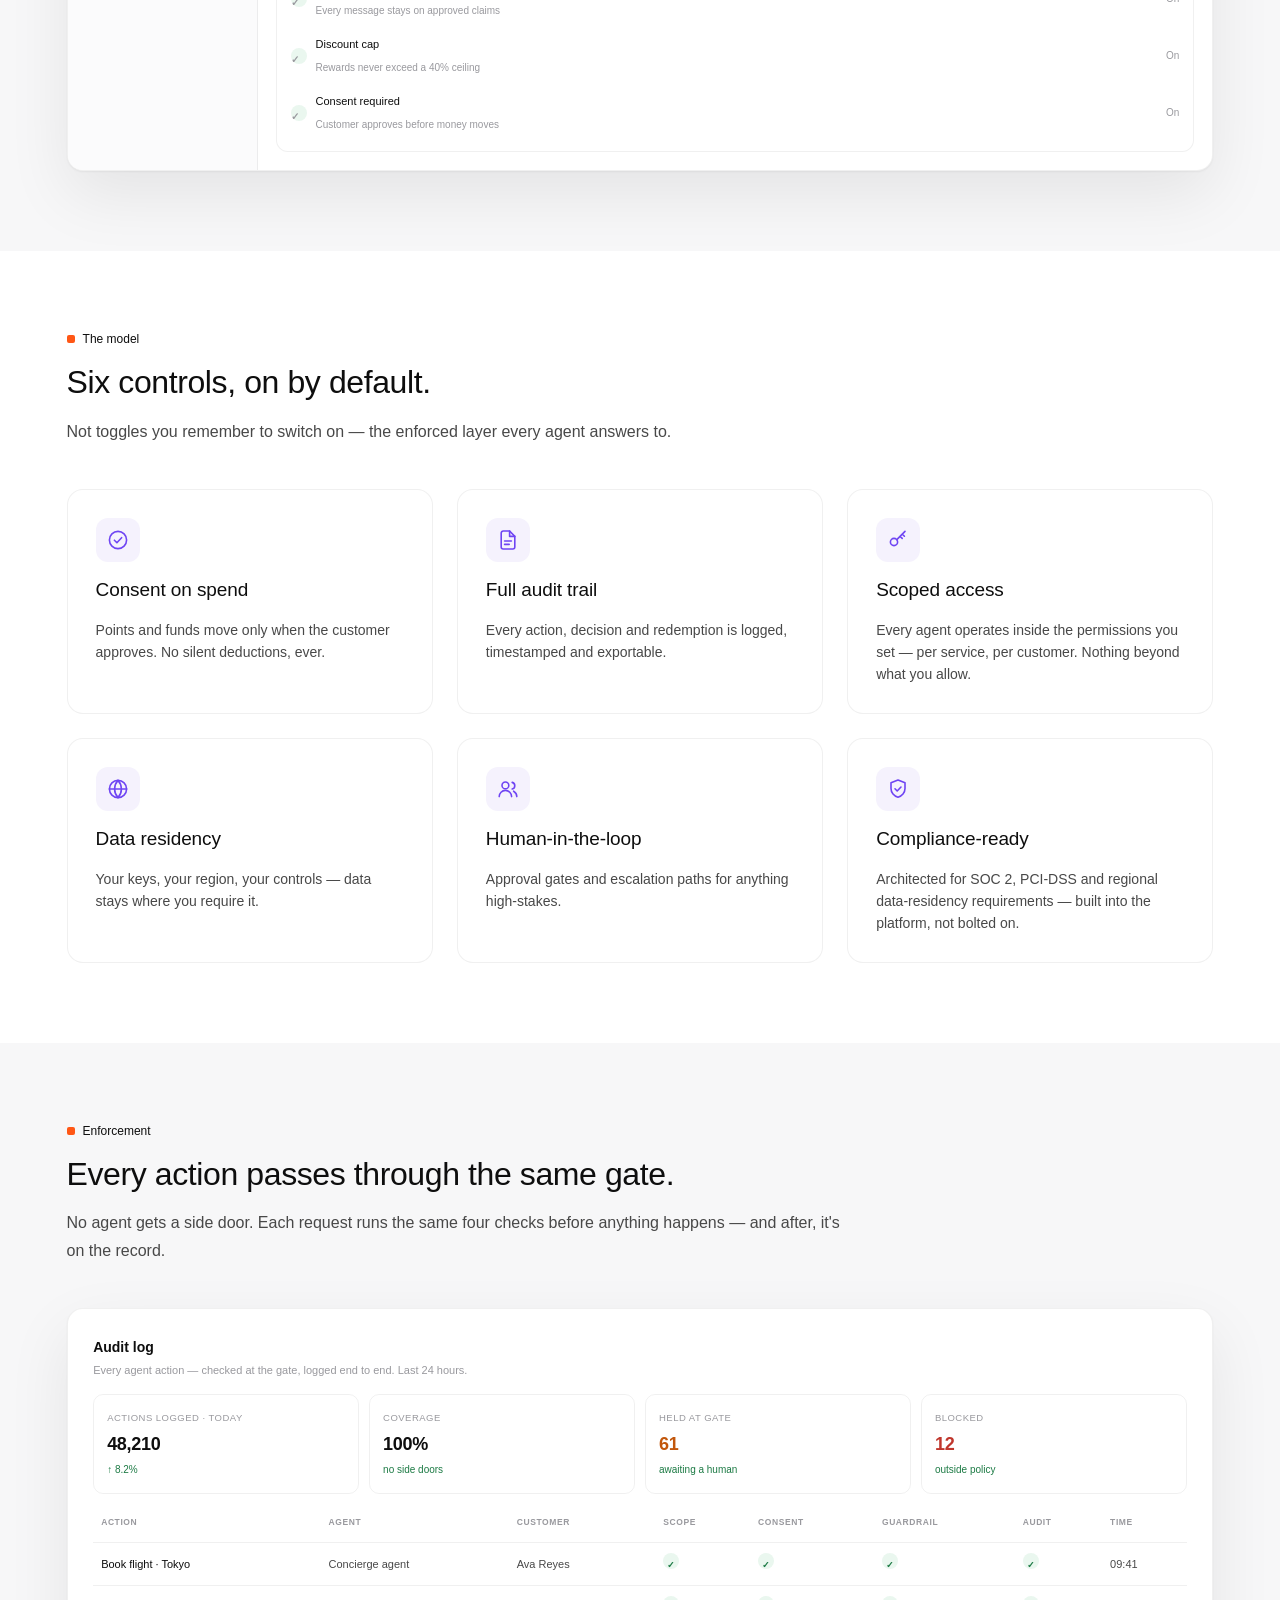
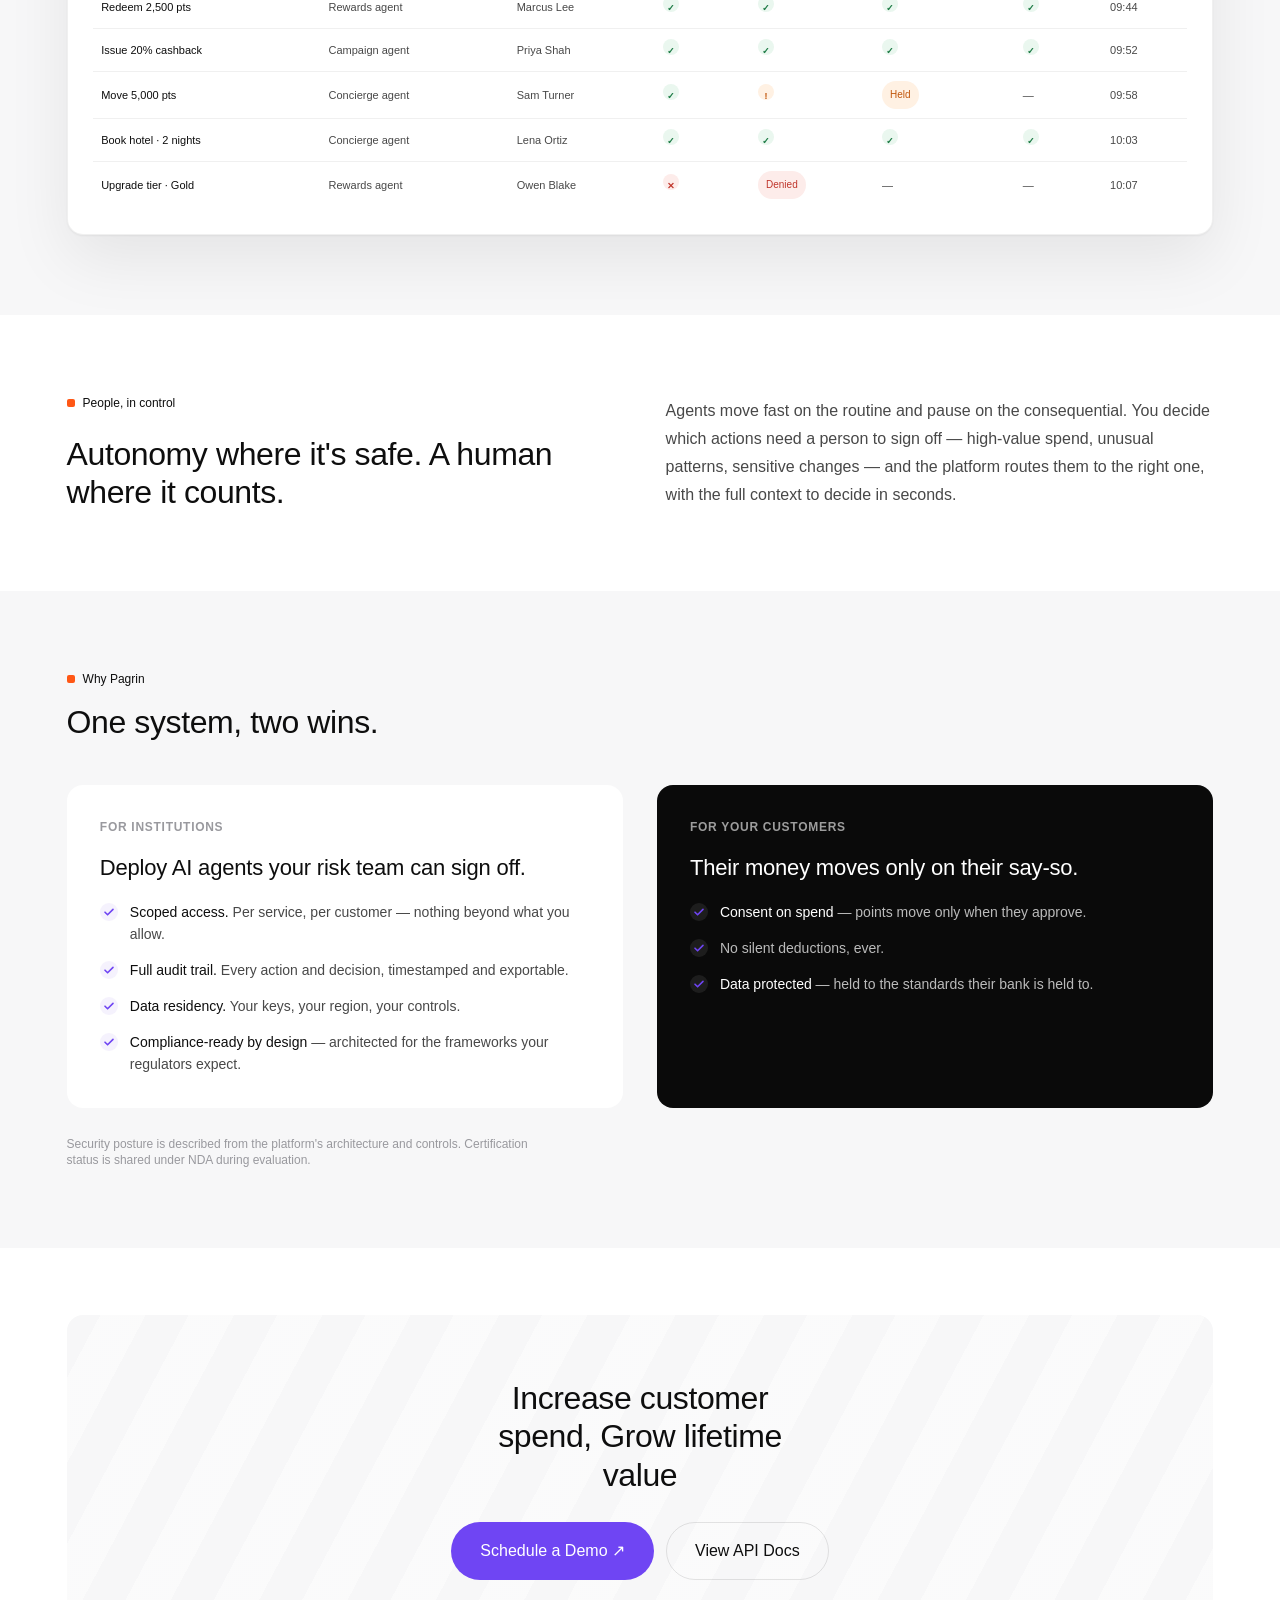
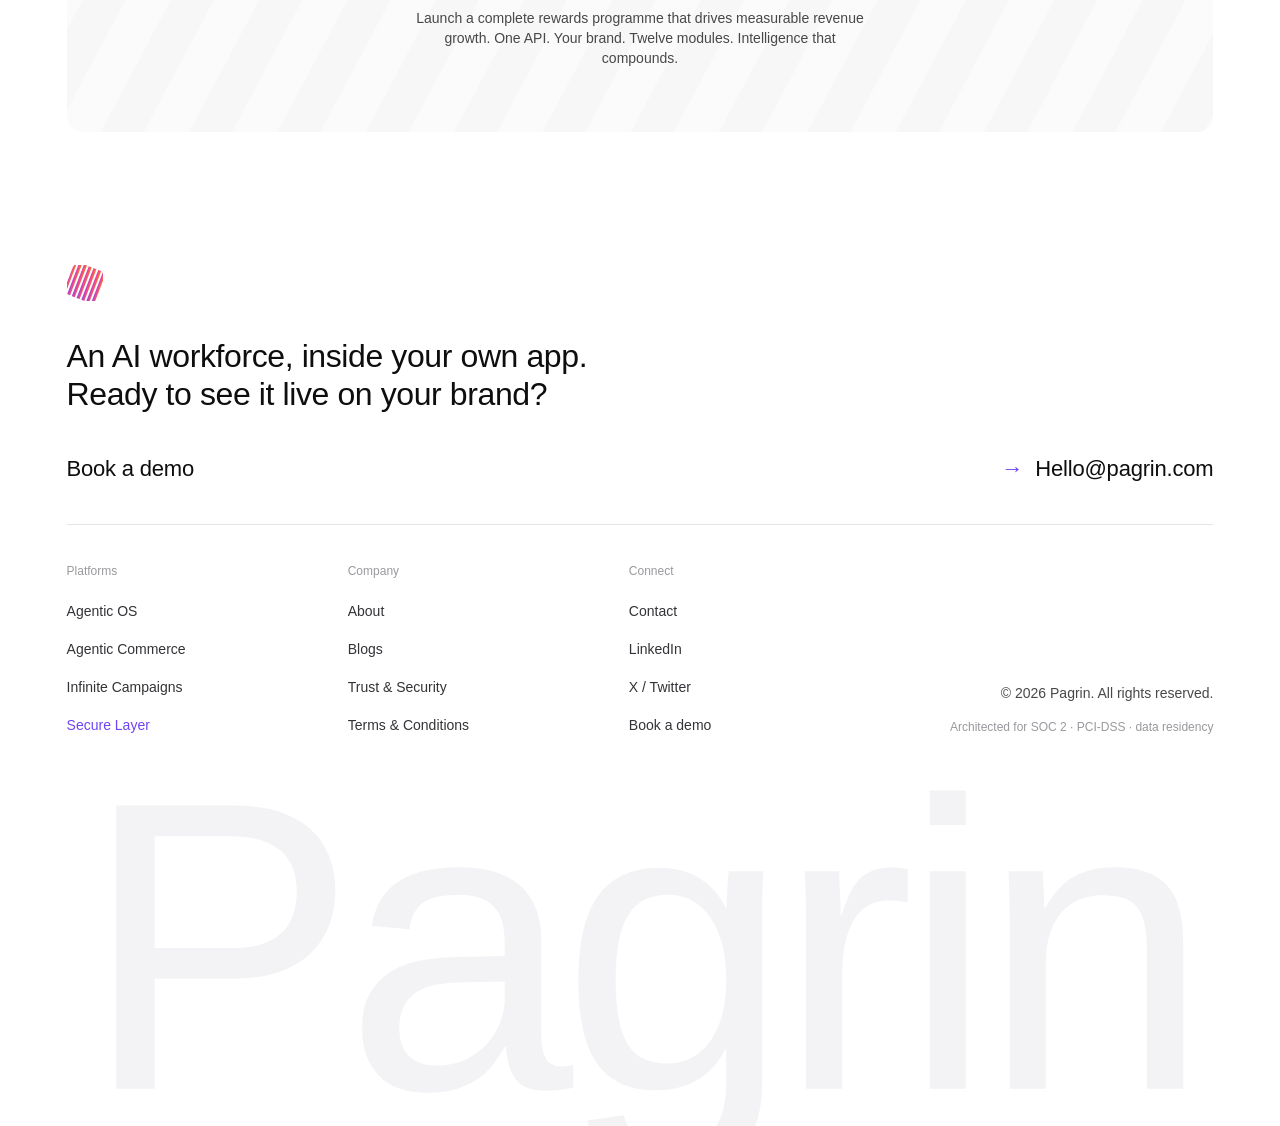
<file: secure-layer.html>
<!doctype html>
<html lang="en">
<head>
<meta charset="utf-8">
<meta name="viewport" content="width=device-width, initial-scale=1">
<title>Secure Layer — Pagrin</title>
<meta name="description" content="Give AI agents real power over money and data — safely. Scopes, consent, audit and compliance, enforced on every action and shown as proof.">
<link rel="stylesheet" href="css/site.css">
<link rel="stylesheet" href="css/icons.css">
<link rel="stylesheet" href="css/product.css">
<link rel="stylesheet" href="css/pages.css">
</head>
<body class="pg" data-page="secure-layer">

<a class="pg-skip" href="#main">Skip to content</a>
<div data-pg-nav></div>

<main id="main">

  <!-- hero — Figma 12847:17031 -->
  <section class="pg-hero">
    <div class="pg-shell">
      <div class="pg-hero__inner">
        <p class="pg-eyebrow">Secure Layer</p>
        <h1 class="pg-t1 pg-hero__title">Built for financial institutions. Governed on every action.</h1>
        <p class="pg-lede pg-hero__lede">
          Give AI agents real power over money and data — safely. Scopes, consent, audit and
          compliance, enforced on every action and shown as proof.
        </p>
        <div class="pg-btnrow pg-btnrow--center">
          <a class="pg-btn pg-btn--primary pg-btn--sq" href="contact.html#demo">Book a demo ↗</a>
          <a class="pg-btn pg-btn--quiet pg-btn--sq" href="trust-security.html">Read our trust page</a>
        </div>

        <!-- the policy composer from the hero art -->
        <div class="pg-hero__art pg-frame" style="max-width:820px;margin-inline:auto">
          <div style="padding:clamp(20px,2.4vw,32px);display:grid;gap:16px;text-align:left">
            <p class="pg-h5" style="line-height:1.5">
              Watch <span style="color:var(--pg-purple)">every agent action</span> and enforce
              <span style="color:var(--pg-purple)">our spend policy</span> — require approval on
              anything over <span style="color:var(--pg-purple)">$5,000</span>
            </p>
            <div class="pg-btnrow">
              <span class="pg-badge">Scope agent</span>
              <span class="pg-badge">Consent gate</span>
              <span class="pg-badge">Guardrail</span>
              <span class="pg-badge">Audit trail</span>
              <span class="pg-badge">Human-in-the-loop</span>
            </div>
            <hr class="pg-rule">
            <div class="pg-offer__head">
              <b>New suggestion</b>
              <span><a class="pg-btn pg-btn--primary" href="contact.html#demo" style="padding:8px 18px">Build it</a></span>
            </div>
          </div>
        </div>
      </div>
    </div>
  </section>

  <!-- why it matters — Figma 11998:42285 -->
  <section class="pg-section pg-section--tint" aria-labelledby="matters-title">
    <div class="pg-shell">
      <div class="pg-why__head">
        <p class="pg-eyebrow">Why it matters</p>
        <h2 class="pg-h2" id="matters-title">Agents that act on money need real guardrails.</h2>
        <p class="pg-lede">
          An agent that can book travel, move points and complete purchases is only as safe as
          the rules around it. The Secure Layer makes those rules non-negotiable — enforced by
          the platform on every action, logged in full, and architected around the frameworks
          your regulators already expect.
        </p>
      </div>

      <!-- guardrails console — Figma 11998:42315 -->
      <div class="pg-frame">
        <div class="pg-app">
          <div class="pg-app__rail">
            <div class="pg-app__brand"><span></span>The Bank</div>
            <div class="pg-app__navitem"><i></i><b>Overview</b></div>
            <div class="pg-app__navitem"><i></i><b>Products</b></div>
            <div class="pg-app__navitem"><i></i><b>Points</b></div>
            <div class="pg-app__navitem"><i></i><b>Users</b></div>
            <div class="pg-app__navitem" data-on><i></i><b>Secure Layer</b></div>
          </div>
          <div class="pg-app__main">
            <div class="pg-app__bar">
              <h4>Guardrails</h4>
              <span class="pg-app__search">Last 7 days</span>
            </div>
            <div class="pg-app__body">
              <div class="pg-app__head">
                <h5>The rules the platform enforces on every agent action — before it runs.</h5>
                <p>5 active policies · updated today</p>
              </div>
              <div class="pg-stats">
                <div class="pg-stat"><span>Actions checked · today</span><b>48,210</b><em>↑ 8.2%</em></div>
                <div class="pg-stat"><span>Passed</span><b>99.4%</b><em>within policy</em></div>
                <div class="pg-stat pg-stat--warn"><span>Held for review</span><b>61</b><em>awaiting a human</em></div>
                <div class="pg-stat pg-stat--bad"><span>Blocked</span><b>12</b><em>outside policy</em></div>
              </div>
              <div class="pg-panel">
                <span class="pg-panel__label">Active policies</span>
                <div class="pg-check"><span class="pg-pass">✓</span><span><b>Spend limit</b><span>No agent moves more than $5,000 per action</span></span><em class="pg-caption">On</em></div>
                <div class="pg-check"><span class="pg-pass">✓</span><span><b>Eligibility</b><span>Offers only reach Gold tier and above</span></span><em class="pg-caption">On</em></div>
                <div class="pg-check"><span class="pg-pass">✓</span><span><b>Brand &amp; tone</b><span>Every message stays on approved claims</span></span><em class="pg-caption">On</em></div>
                <div class="pg-check"><span class="pg-pass">✓</span><span><b>Discount cap</b><span>Rewards never exceed a 40% ceiling</span></span><em class="pg-caption">On</em></div>
                <div class="pg-check"><span class="pg-pass">✓</span><span><b>Consent required</b><span>Customer approves before money moves</span></span><em class="pg-caption">On</em></div>
              </div>
            </div>
          </div>
        </div>
      </div>
    </div>
  </section>

  <!-- the model — Figma 11998:42315 "Six controls" -->
  <section class="pg-section" aria-labelledby="model-title">
    <div class="pg-shell">
      <div class="pg-why__head">
        <p class="pg-eyebrow">The model</p>
        <h2 class="pg-h2" id="model-title">Six controls, on by default.</h2>
        <p class="pg-lede">Not toggles you remember to switch on — the enforced layer every agent answers to.</p>
      </div>
      <div class="pg-grid pg-grid--3">
        <div class="pg-card pg-card--icon"><span class="pg-tile"><svg class="pg-icon pg-icon--lg" aria-hidden="true"><use href="#i-handshake"></use></svg></span><h3 class="pg-h5 pg-card__title">Consent on spend</h3>
          <p class="pg-card__body">Points and funds move only when the customer approves. No silent deductions, ever.</p></div>
        <div class="pg-card pg-card--icon"><span class="pg-tile"><svg class="pg-icon pg-icon--lg" aria-hidden="true"><use href="#i-file-text"></use></svg></span><h3 class="pg-h5 pg-card__title">Full audit trail</h3>
          <p class="pg-card__body">Every action, decision and redemption is logged, timestamped and exportable.</p></div>
        <div class="pg-card pg-card--icon"><span class="pg-tile"><svg class="pg-icon pg-icon--lg" aria-hidden="true"><use href="#i-key"></use></svg></span><h3 class="pg-h5 pg-card__title">Scoped access</h3>
          <p class="pg-card__body">Every agent operates inside the permissions you set — per service, per customer. Nothing beyond what you allow.</p></div>
        <div class="pg-card pg-card--icon"><span class="pg-tile"><svg class="pg-icon pg-icon--lg" aria-hidden="true"><use href="#i-globe"></use></svg></span><h3 class="pg-h5 pg-card__title">Data residency</h3>
          <p class="pg-card__body">Your keys, your region, your controls — data stays where you require it.</p></div>
        <div class="pg-card pg-card--icon"><span class="pg-tile"><svg class="pg-icon pg-icon--lg" aria-hidden="true"><use href="#i-users"></use></svg></span><h3 class="pg-h5 pg-card__title">Human-in-the-loop</h3>
          <p class="pg-card__body">Approval gates and escalation paths for anything high-stakes.</p></div>
        <div class="pg-card pg-card--icon"><span class="pg-tile"><svg class="pg-icon pg-icon--lg" aria-hidden="true"><use href="#i-shield-check"></use></svg></span><h3 class="pg-h5 pg-card__title">Compliance-ready</h3>
          <p class="pg-card__body">Architected for SOC 2, PCI-DSS and regional data-residency requirements — built into the platform, not bolted on.</p></div>
      </div>
    </div>
  </section>

  <!-- enforcement — Figma 11998:42315 audit log -->
  <section class="pg-section pg-section--tint" aria-labelledby="enforce-title">
    <div class="pg-shell">
      <div class="pg-why__head">
        <p class="pg-eyebrow">Enforcement</p>
        <h2 class="pg-h2" id="enforce-title">Every action passes through the same gate.</h2>
        <p class="pg-lede">No agent gets a side door. Each request runs the same four checks before anything
          happens — and after, it's on the record.</p>
      </div>

      <div class="pg-frame">
        <div style="padding:clamp(18px,2vw,26px);display:grid;gap:16px">
          <div class="pg-app__head">
            <h5>Audit log</h5>
            <p>Every agent action — checked at the gate, logged end to end. Last 24 hours.</p>
          </div>
          <div class="pg-stats">
            <div class="pg-stat"><span>Actions logged · today</span><b>48,210</b><em>↑ 8.2%</em></div>
            <div class="pg-stat"><span>Coverage</span><b>100%</b><em>no side doors</em></div>
            <div class="pg-stat pg-stat--warn"><span>Held at gate</span><b>61</b><em>awaiting a human</em></div>
            <div class="pg-stat pg-stat--bad"><span>Blocked</span><b>12</b><em>outside policy</em></div>
          </div>
          <div class="pg-scroll">
            <table class="pg-table">
              <thead>
                <tr><th>Action</th><th>Agent</th><th>Customer</th><th>Scope</th><th>Consent</th>
                    <th>Guardrail</th><th>Audit</th><th>Time</th></tr>
              </thead>
              <tbody>
                <tr><td>Book flight · Tokyo</td><td>Concierge agent</td><td>Ava Reyes</td>
                  <td><span class="pg-pass">✓</span></td><td><span class="pg-pass">✓</span></td>
                  <td><span class="pg-pass">✓</span></td><td><span class="pg-pass">✓</span></td><td>09:41</td></tr>
                <tr><td>Redeem 2,500 pts</td><td>Rewards agent</td><td>Marcus Lee</td>
                  <td><span class="pg-pass">✓</span></td><td><span class="pg-pass">✓</span></td>
                  <td><span class="pg-pass">✓</span></td><td><span class="pg-pass">✓</span></td><td>09:44</td></tr>
                <tr><td>Issue 20% cashback</td><td>Campaign agent</td><td>Priya Shah</td>
                  <td><span class="pg-pass">✓</span></td><td><span class="pg-pass">✓</span></td>
                  <td><span class="pg-pass">✓</span></td><td><span class="pg-pass">✓</span></td><td>09:52</td></tr>
                <tr><td>Move 5,000 pts</td><td>Concierge agent</td><td>Sam Turner</td>
                  <td><span class="pg-pass">✓</span></td><td><span class="pg-held">!</span></td>
                  <td><span class="pg-badge pg-badge--held">Held</span></td><td>—</td><td>09:58</td></tr>
                <tr><td>Book hotel · 2 nights</td><td>Concierge agent</td><td>Lena Ortiz</td>
                  <td><span class="pg-pass">✓</span></td><td><span class="pg-pass">✓</span></td>
                  <td><span class="pg-pass">✓</span></td><td><span class="pg-pass">✓</span></td><td>10:03</td></tr>
                <tr><td>Upgrade tier · Gold</td><td>Rewards agent</td><td>Owen Blake</td>
                  <td><span class="pg-deny">✕</span></td><td><span class="pg-badge pg-badge--deny">Denied</span></td>
                  <td>—</td><td>—</td><td>10:07</td></tr>
              </tbody>
            </table>
          </div>
        </div>
      </div>
    </div>
  </section>

  <!-- people in control — Figma 11998:42339 -->
  <section class="pg-section" aria-labelledby="people-title">
    <div class="pg-shell">
      <div class="pg-split pg-split--even">
        <div class="pg-stack-24">
          <p class="pg-eyebrow">People, in control</p>
          <h2 class="pg-h2" id="people-title">Autonomy where it's safe. A human where it counts.</h2>
        </div>
        <p class="pg-lede">
          Agents move fast on the routine and pause on the consequential. You decide which
          actions need a person to sign off — high-value spend, unusual patterns, sensitive
          changes — and the platform routes them to the right one, with the full context to
          decide in seconds.
        </p>
      </div>
    </div>
  </section>

  <!-- why pagrin — Figma 11998:42349 -->
  <section class="pg-section pg-section--tint" aria-labelledby="whys-title">
    <div class="pg-shell">
      <div class="pg-why__head">
        <p class="pg-eyebrow">Why Pagrin</p>
        <h2 class="pg-h2" id="whys-title">One system, two wins.</h2>
      </div>
      <div class="pg-why__grid">
        <div class="pg-why__card" style="background:var(--pg-white)">
          <p class="pg-why__kicker">For institutions</p>
          <h3 class="pg-h4">Deploy AI agents your risk team can sign off.</h3>
          <ul class="pg-ticks">
            <li><span><strong>Scoped access.</strong> Per service, per customer — nothing beyond what you allow.</span></li>
            <li><span><strong>Full audit trail.</strong> Every action and decision, timestamped and exportable.</span></li>
            <li><span><strong>Data residency.</strong> Your keys, your region, your controls.</span></li>
            <li><span><strong>Compliance-ready by design</strong> — architected for the frameworks your regulators expect.</span></li>
          </ul>
        </div>
        <div class="pg-why__card pg-why__card--dark">
          <p class="pg-why__kicker">For your customers</p>
          <h3 class="pg-h4">Their money moves only on their say-so.</h3>
          <ul class="pg-ticks">
            <li><span><strong>Consent on spend</strong> — points move only when they approve.</span></li>
            <li><span>No silent deductions, ever.</span></li>
            <li><span><strong>Data protected</strong> — held to the standards their bank is held to.</span></li>
          </ul>
        </div>
      </div>

      <p class="pg-caption" style="margin-top:28px;max-width:70ch">
        Security posture is described from the platform's architecture and controls.
        Certification status is shared under NDA during evaluation.
      </p>
    </div>
  </section>

  <div data-pg-cta></div>
</main>

<div data-pg-footer></div>
<script src="js/icons.js" defer></script>
<script src="js/site.js" defer></script>
</body>
</html>
</file>
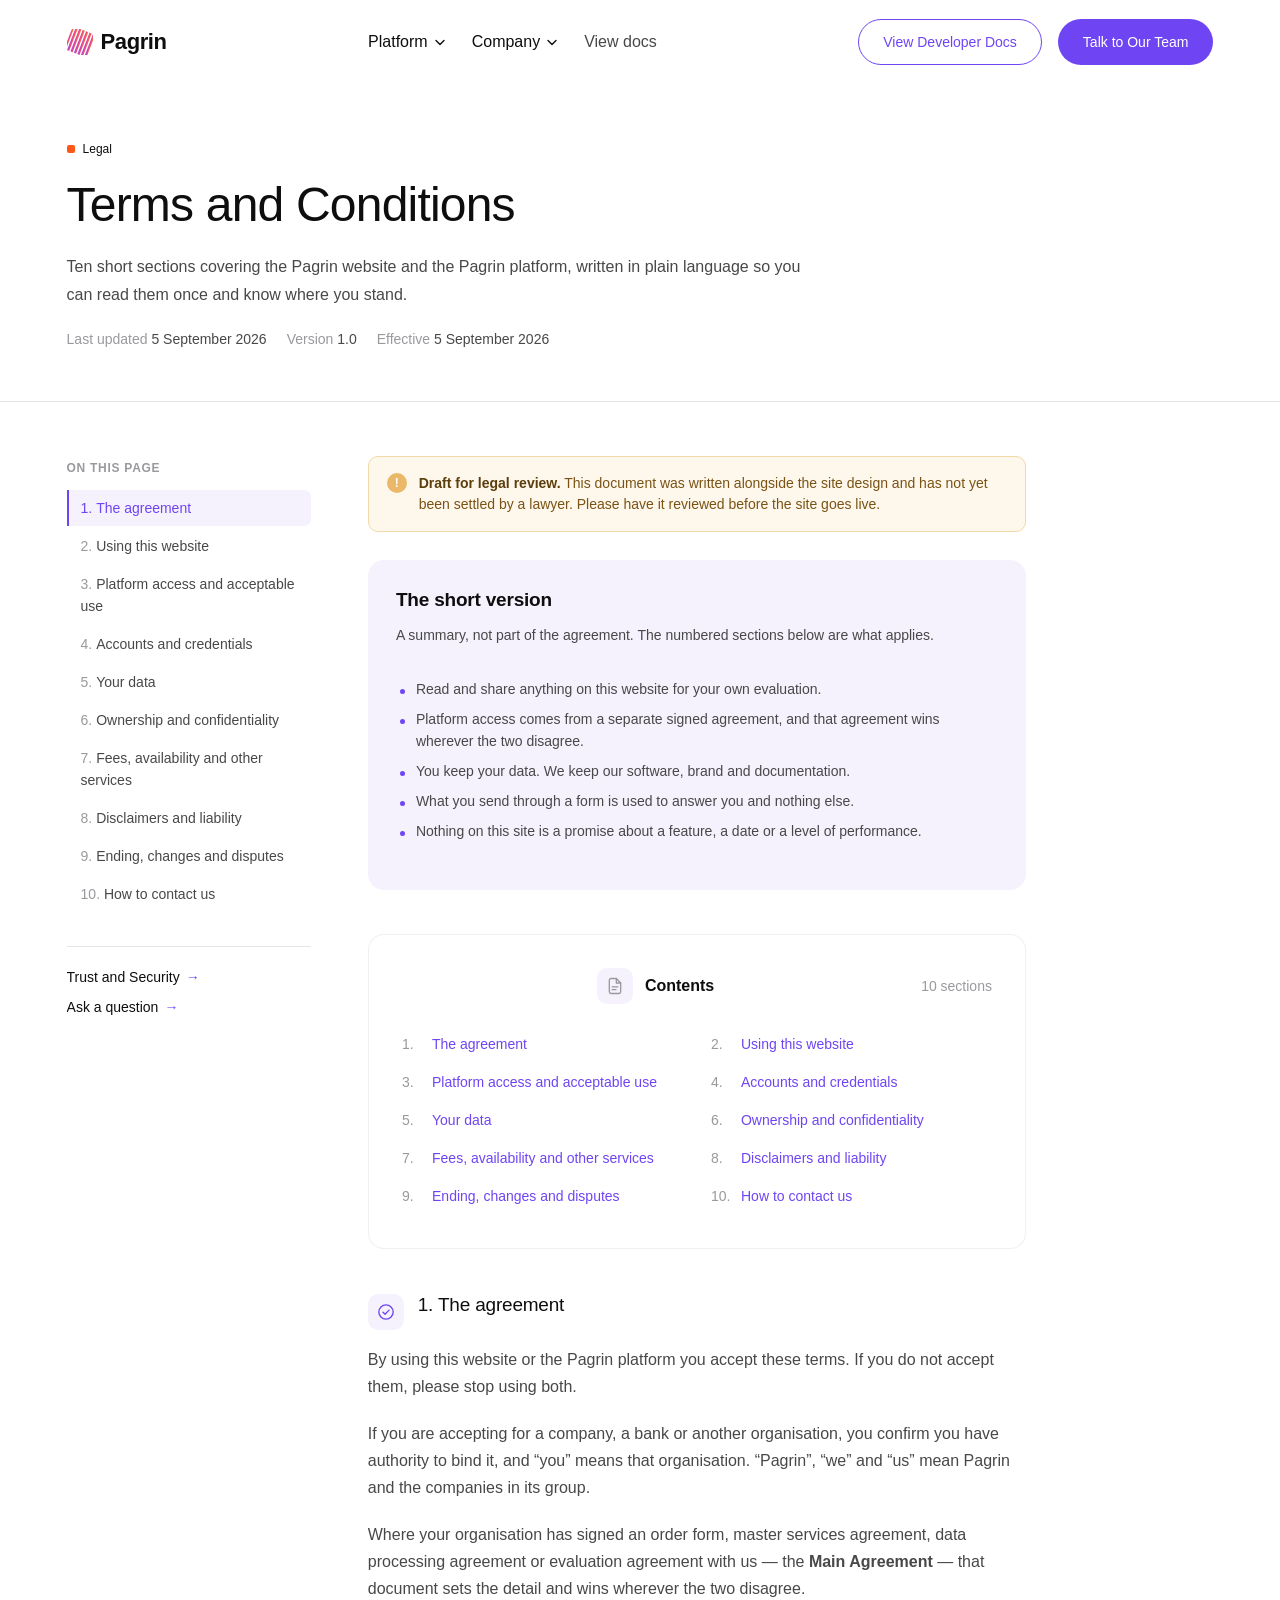
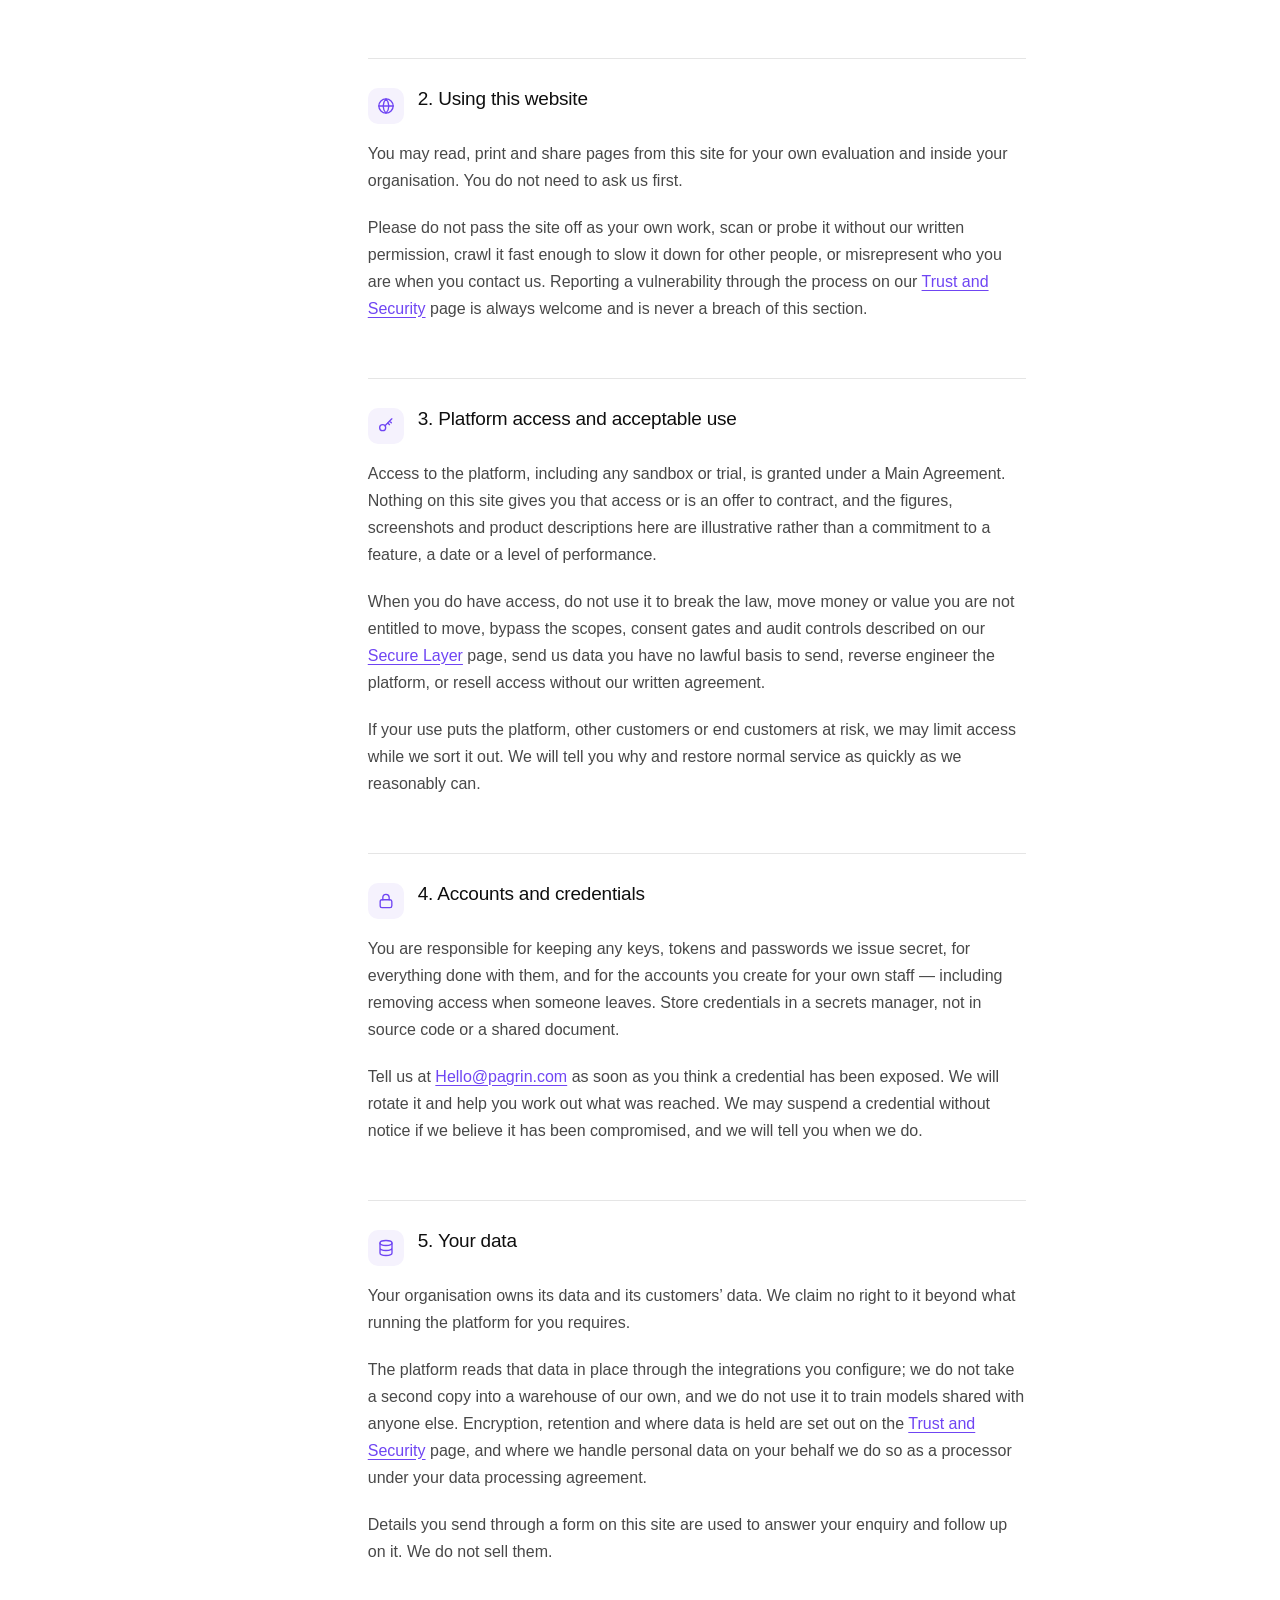
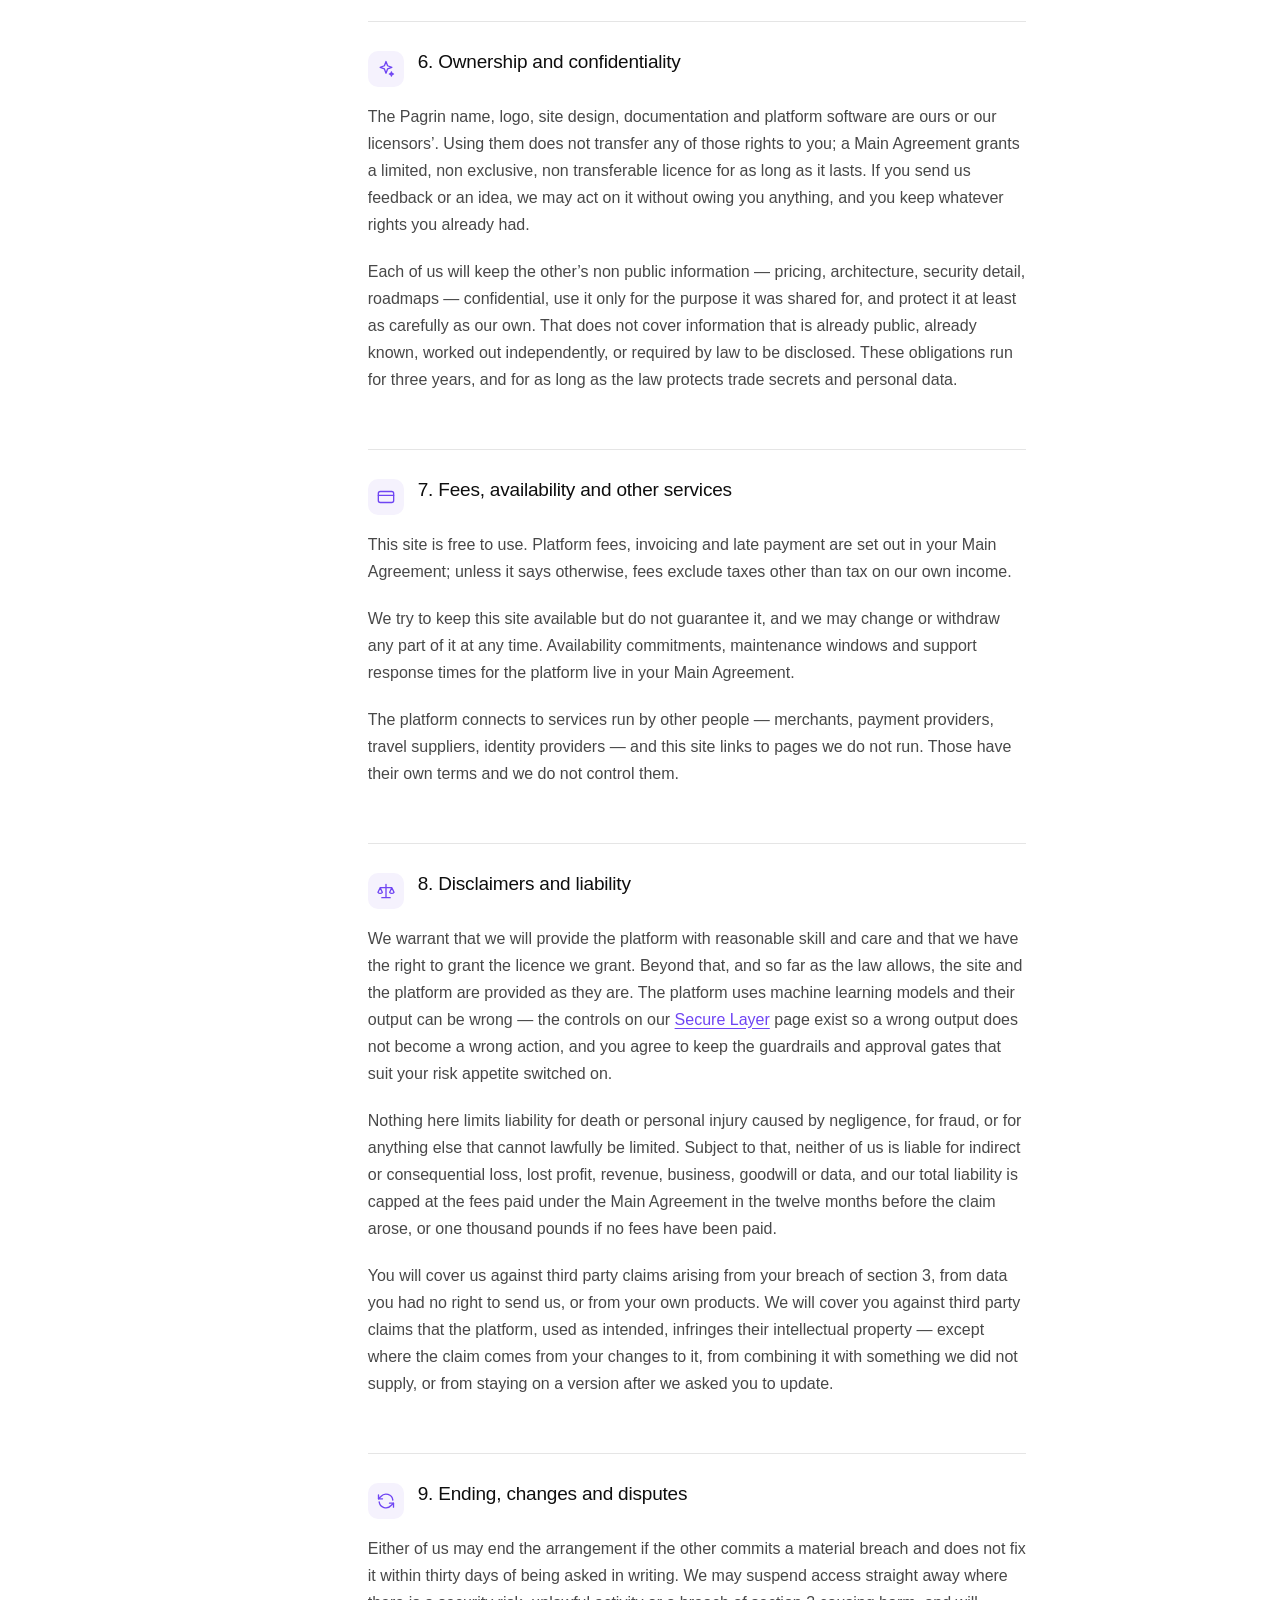
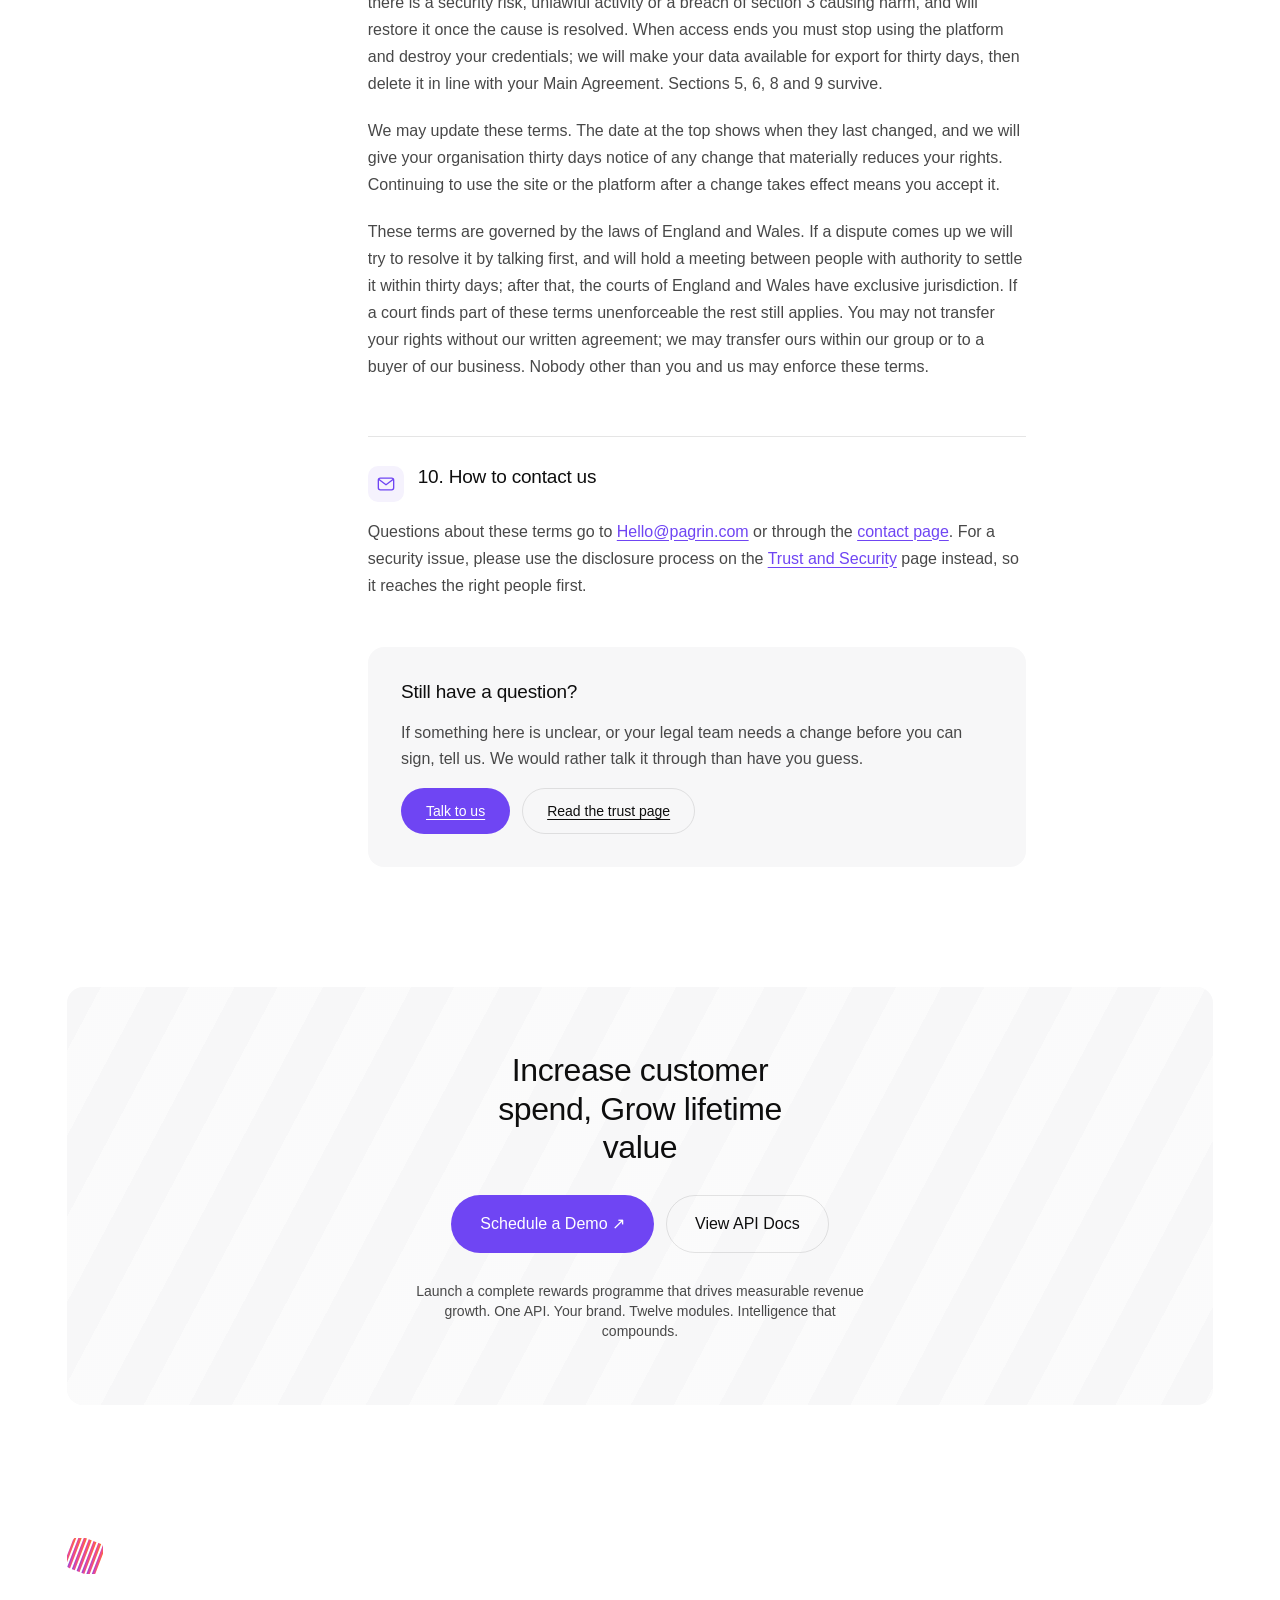
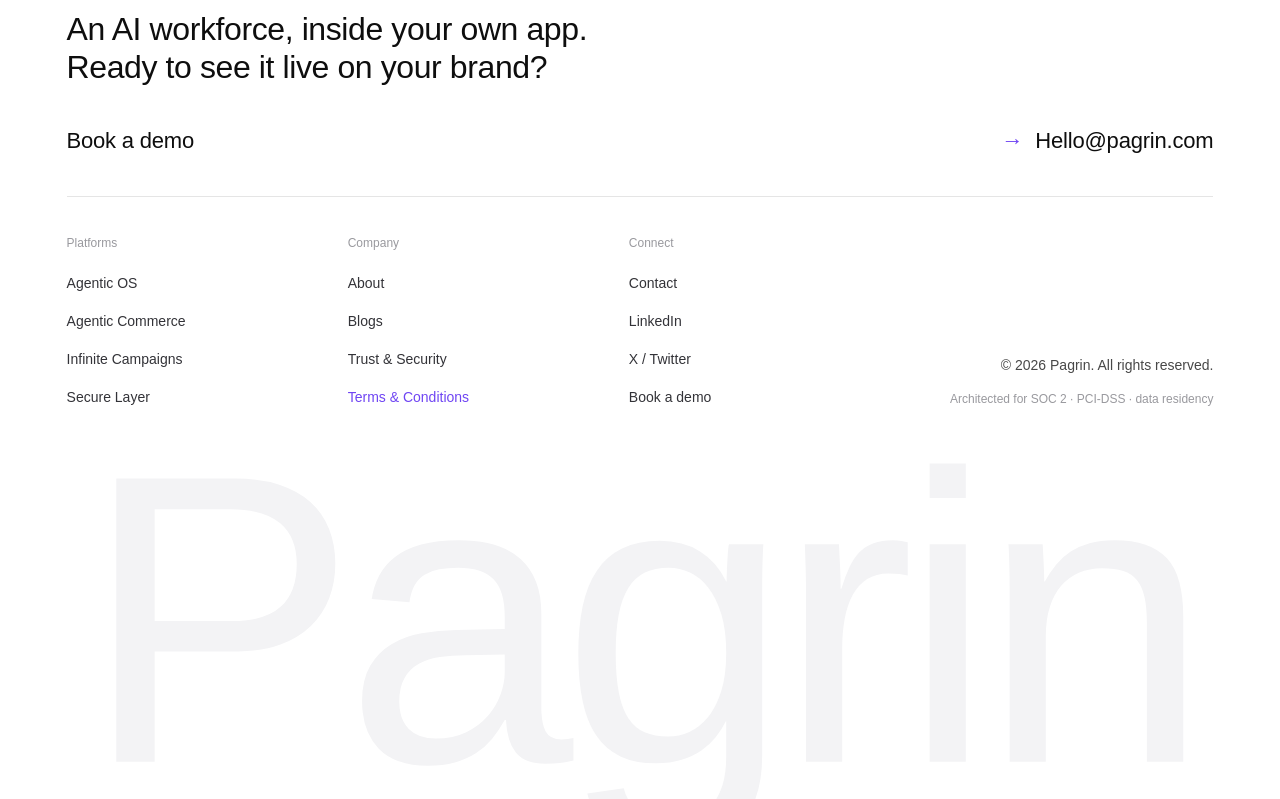
<file: terms.html>
<!doctype html>
<html lang="en">
<head>
<meta charset="utf-8">
<meta name="viewport" content="width=device-width, initial-scale=1">
<title>Terms &amp; Conditions — Pagrin</title>
<meta name="description" content="The terms that govern use of the Pagrin website and the Pagrin platform, written in plain language.">
<link rel="stylesheet" href="css/site.css">
<link rel="stylesheet" href="css/icons.css">
<link rel="stylesheet" href="css/pages.css">
<link rel="stylesheet" href="css/legal.css">
</head>
<body class="pg" data-page="terms">

<a class="pg-skip" href="#main">Skip to content</a>
<div class="pg-progress" data-pg-progress aria-hidden="true"><i></i></div>
<div data-pg-nav></div>

<main id="main">

  <section class="pg-lhero">
    <div class="pg-shell">
      <div class="pg-lhero__inner">
        <p class="pg-eyebrow">Legal</p>
        <h1 class="pg-t1">Terms and Conditions</h1>
        <p class="pg-lede">
          Ten short sections covering the Pagrin website and the Pagrin platform, written in
          plain language so you can read them once and know where you stand.
        </p>
        <p class="pg-lhero__meta">
          <span>Last updated <b>5 September 2026</b></span>
          <span>Version <b>1.0</b></span>
          <span>Effective <b>5 September 2026</b></span>
        </p>
      </div>
    </div>
  </section>

  <section class="pg-section pg-section--tight">
    <div class="pg-shell">
      <div class="pg-doc">

        <nav class="pg-toc" aria-label="Sections of this document">
          <b>On this page</b>
          <div data-pg-toc></div>
          <div class="pg-toc__aside">
            <a class="pg-textlink" href="trust-security.html">Trust and Security</a>
            <a class="pg-textlink" href="contact.html">Ask a question</a>
          </div>
        </nav>

        <div class="pg-prose pg-prose--legal" data-pg-prose>

          <div class="pg-flag" style="margin-bottom:28px">
            <span><strong>Draft for legal review.</strong> This document was written alongside
            the site design and has not yet been settled by a lawyer. Please have it reviewed
            before the site goes live.</span>
          </div>

          <div class="pg-summary" style="margin-bottom:44px">
            <h2 style="margin:0;padding:0;border:0">The short version</h2>
            <p>A summary, not part of the agreement. The numbered sections below are what applies.</p>
            <ul>
              <li>Read and share anything on this website for your own evaluation.</li>
              <li>Platform access comes from a separate signed agreement, and that agreement wins wherever the two disagree.</li>
              <li>You keep your data. We keep our software, brand and documentation.</li>
              <li>What you send through a form is used to answer you and nothing else.</li>
              <li>Nothing on this site is a promise about a feature, a date or a level of performance.</li>
            </ul>
          </div>


          <nav class="pg-contents" aria-label="Contents">
            <div class="pg-contents__head">
              <span class="pg-tile pg-tile--sm"><svg class="pg-icon" aria-hidden="true"><use href="#i-file-text"></use></svg></span>
              <b>Contents</b>
              <span>10 sections</span>
            </div>
            <div class="pg-contents__list">
          <a href="#agreement"><i>1.</i><span>The agreement</span></a>
          <a href="#website"><i>2.</i><span>Using this website</span></a>
          <a href="#platform"><i>3.</i><span>Platform access and acceptable use</span></a>
          <a href="#accounts"><i>4.</i><span>Accounts and credentials</span></a>
          <a href="#data"><i>5.</i><span>Your data</span></a>
          <a href="#ip"><i>6.</i><span>Ownership and confidentiality</span></a>
          <a href="#fees"><i>7.</i><span>Fees, availability and other services</span></a>
          <a href="#liability"><i>8.</i><span>Disclaimers and liability</span></a>
          <a href="#ending"><i>9.</i><span>Ending, changes and disputes</span></a>
          <a href="#contact"><i>10.</i><span>How to contact us</span></a>
            </div>
          </nav>

          <h2 id="agreement"><span class="pg-mark" aria-hidden="true"><svg class="pg-icon"><use href="#i-handshake"></use></svg></span>1. The agreement</h2>
          <p>By using this website or the Pagrin platform you accept these terms. If you do not
            accept them, please stop using both.</p>
          <p>If you are accepting for a company, a bank or another organisation, you confirm you
            have authority to bind it, and “you” means that organisation. “Pagrin”, “we” and “us”
            mean Pagrin and the companies in its group.</p>
          <p>Where your organisation has signed an order form, master services agreement, data
            processing agreement or evaluation agreement with us — the <b>Main Agreement</b> —
            that document sets the detail and wins wherever the two disagree.</p>

          <h2 id="website"><span class="pg-mark" aria-hidden="true"><svg class="pg-icon"><use href="#i-globe"></use></svg></span>2. Using this website</h2>
          <p>You may read, print and share pages from this site for your own evaluation and inside
            your organisation. You do not need to ask us first.</p>
          <p>Please do not pass the site off as your own work, scan or probe it without our written
            permission, crawl it fast enough to slow it down for other people, or misrepresent who
            you are when you contact us. Reporting a vulnerability through the process on our
            <a href="trust-security.html">Trust and Security</a> page is always welcome and is
            never a breach of this section.</p>

          <h2 id="platform"><span class="pg-mark" aria-hidden="true"><svg class="pg-icon"><use href="#i-key"></use></svg></span>3. Platform access and acceptable use</h2>
          <p>Access to the platform, including any sandbox or trial, is granted under a Main
            Agreement. Nothing on this site gives you that access or is an offer to contract, and
            the figures, screenshots and product descriptions here are illustrative rather than a
            commitment to a feature, a date or a level of performance.</p>
          <p>When you do have access, do not use it to break the law, move money or value you are
            not entitled to move, bypass the scopes, consent gates and audit controls described on
            our <a href="secure-layer.html">Secure Layer</a> page, send us data you have no lawful
            basis to send, reverse engineer the platform, or resell access without our written
            agreement.</p>
          <p>If your use puts the platform, other customers or end customers at risk, we may limit
            access while we sort it out. We will tell you why and restore normal service as quickly
            as we reasonably can.</p>

          <h2 id="accounts"><span class="pg-mark" aria-hidden="true"><svg class="pg-icon"><use href="#i-lock"></use></svg></span>4. Accounts and credentials</h2>
          <p>You are responsible for keeping any keys, tokens and passwords we issue secret, for
            everything done with them, and for the accounts you create for your own staff —
            including removing access when someone leaves. Store credentials in a secrets manager,
            not in source code or a shared document.</p>
          <p>Tell us at <a href="mailto:Hello@pagrin.com">Hello@pagrin.com</a> as soon as you think
            a credential has been exposed. We will rotate it and help you work out what was
            reached. We may suspend a credential without notice if we believe it has been
            compromised, and we will tell you when we do.</p>

          <h2 id="data"><span class="pg-mark" aria-hidden="true"><svg class="pg-icon"><use href="#i-database"></use></svg></span>5. Your data</h2>
          <p>Your organisation owns its data and its customers’ data. We claim no right to it
            beyond what running the platform for you requires.</p>
          <p>The platform reads that data in place through the integrations you configure; we do
            not take a second copy into a warehouse of our own, and we do not use it to train
            models shared with anyone else. Encryption, retention and where data is held are set
            out on the <a href="trust-security.html">Trust and Security</a> page, and where we
            handle personal data on your behalf we do so as a processor under your data processing
            agreement.</p>
          <p>Details you send through a form on this site are used to answer your enquiry and
            follow up on it. We do not sell them.</p>

          <h2 id="ip"><span class="pg-mark" aria-hidden="true"><svg class="pg-icon"><use href="#i-sparkle"></use></svg></span>6. Ownership and confidentiality</h2>
          <p>The Pagrin name, logo, site design, documentation and platform software are ours or
            our licensors’. Using them does not transfer any of those rights to you; a Main
            Agreement grants a limited, non exclusive, non transferable licence for as long as it
            lasts. If you send us feedback or an idea, we may act on it without owing you anything,
            and you keep whatever rights you already had.</p>
          <p>Each of us will keep the other’s non public information — pricing, architecture,
            security detail, roadmaps — confidential, use it only for the purpose it was shared
            for, and protect it at least as carefully as our own. That does not cover information
            that is already public, already known, worked out independently, or required by law to
            be disclosed. These obligations run for three years, and for as long as the law
            protects trade secrets and personal data.</p>

          <h2 id="fees"><span class="pg-mark" aria-hidden="true"><svg class="pg-icon"><use href="#i-card"></use></svg></span>7. Fees, availability and other services</h2>
          <p>This site is free to use. Platform fees, invoicing and late payment are set out in
            your Main Agreement; unless it says otherwise, fees exclude taxes other than tax on our
            own income.</p>
          <p>We try to keep this site available but do not guarantee it, and we may change or
            withdraw any part of it at any time. Availability commitments, maintenance windows and
            support response times for the platform live in your Main Agreement.</p>
          <p>The platform connects to services run by other people — merchants, payment providers,
            travel suppliers, identity providers — and this site links to pages we do not run.
            Those have their own terms and we do not control them.</p>

          <h2 id="liability"><span class="pg-mark" aria-hidden="true"><svg class="pg-icon"><use href="#i-scale"></use></svg></span>8. Disclaimers and liability</h2>
          <p>We warrant that we will provide the platform with reasonable skill and care and that
            we have the right to grant the licence we grant. Beyond that, and so far as the law
            allows, the site and the platform are provided as they are. The platform uses machine
            learning models and their output can be wrong — the controls on our
            <a href="secure-layer.html">Secure Layer</a> page exist so a wrong output does not
            become a wrong action, and you agree to keep the guardrails and approval gates that
            suit your risk appetite switched on.</p>
          <p>Nothing here limits liability for death or personal injury caused by negligence, for
            fraud, or for anything else that cannot lawfully be limited. Subject to that, neither
            of us is liable for indirect or consequential loss, lost profit, revenue, business,
            goodwill or data, and our total liability is capped at the fees paid under the Main
            Agreement in the twelve months before the claim arose, or one thousand pounds if no
            fees have been paid.</p>
          <p>You will cover us against third party claims arising from your breach of section 3,
            from data you had no right to send us, or from your own products. We will cover you
            against third party claims that the platform, used as intended, infringes their
            intellectual property — except where the claim comes from your changes to it, from
            combining it with something we did not supply, or from staying on a version after we
            asked you to update.</p>

          <h2 id="ending"><span class="pg-mark" aria-hidden="true"><svg class="pg-icon"><use href="#i-refresh"></use></svg></span>9. Ending, changes and disputes</h2>
          <p>Either of us may end the arrangement if the other commits a material breach and does
            not fix it within thirty days of being asked in writing. We may suspend access straight
            away where there is a security risk, unlawful activity or a breach of section 3 causing
            harm, and will restore it once the cause is resolved. When access ends you must stop
            using the platform and destroy your credentials; we will make your data available for
            export for thirty days, then delete it in line with your Main Agreement. Sections 5, 6,
            8 and 9 survive.</p>
          <p>We may update these terms. The date at the top shows when they last changed, and we
            will give your organisation thirty days notice of any change that materially reduces
            your rights. Continuing to use the site or the platform after a change takes effect
            means you accept it.</p>
          <p>These terms are governed by the laws of England and Wales. If a dispute comes up we
            will try to resolve it by talking first, and will hold a meeting between people with
            authority to settle it within thirty days; after that, the courts of England and Wales
            have exclusive jurisdiction. If a court finds part of these terms unenforceable the
            rest still applies. You may not transfer your rights without our written agreement; we
            may transfer ours within our group or to a buyer of our business. Nobody other than you
            and us may enforce these terms.</p>

          <h2 id="contact"><span class="pg-mark" aria-hidden="true"><svg class="pg-icon"><use href="#i-mail"></use></svg></span>10. How to contact us</h2>
          <p>Questions about these terms go to
            <a href="mailto:Hello@pagrin.com">Hello@pagrin.com</a> or through the
            <a href="contact.html">contact page</a>. For a security issue, please use the
            disclosure process on the <a href="trust-security.html">Trust and Security</a> page
            instead, so it reaches the right people first.</p>

          <div class="pg-ask">
            <h2>Still have a question?</h2>
            <p>If something here is unclear, or your legal team needs a change before you can
              sign, tell us. We would rather talk it through than have you guess.</p>
            <div class="pg-btnrow">
              <a class="pg-btn pg-btn--primary" href="contact.html">Talk to us</a>
              <a class="pg-btn pg-btn--quiet" href="trust-security.html">Read the trust page</a>
            </div>
          </div>

        </div>
      </div>
    </div>
  </section>

  <div data-pg-cta></div>
</main>

<button class="pg-top" type="button" data-pg-top aria-label="Back to top">
  <svg width="16" height="16" viewBox="0 0 16 16" fill="none" aria-hidden="true">
    <path d="M8 13V3M3.5 7.5L8 3l4.5 4.5" stroke="currentColor" stroke-width="1.5"
          stroke-linecap="round" stroke-linejoin="round"/>
  </svg>
</button>

<div data-pg-footer></div>
<script src="js/icons.js" defer></script>
<script src="js/site.js" defer></script>
<script src="js/legal.js" defer></script>
</body>
</html>
</file>
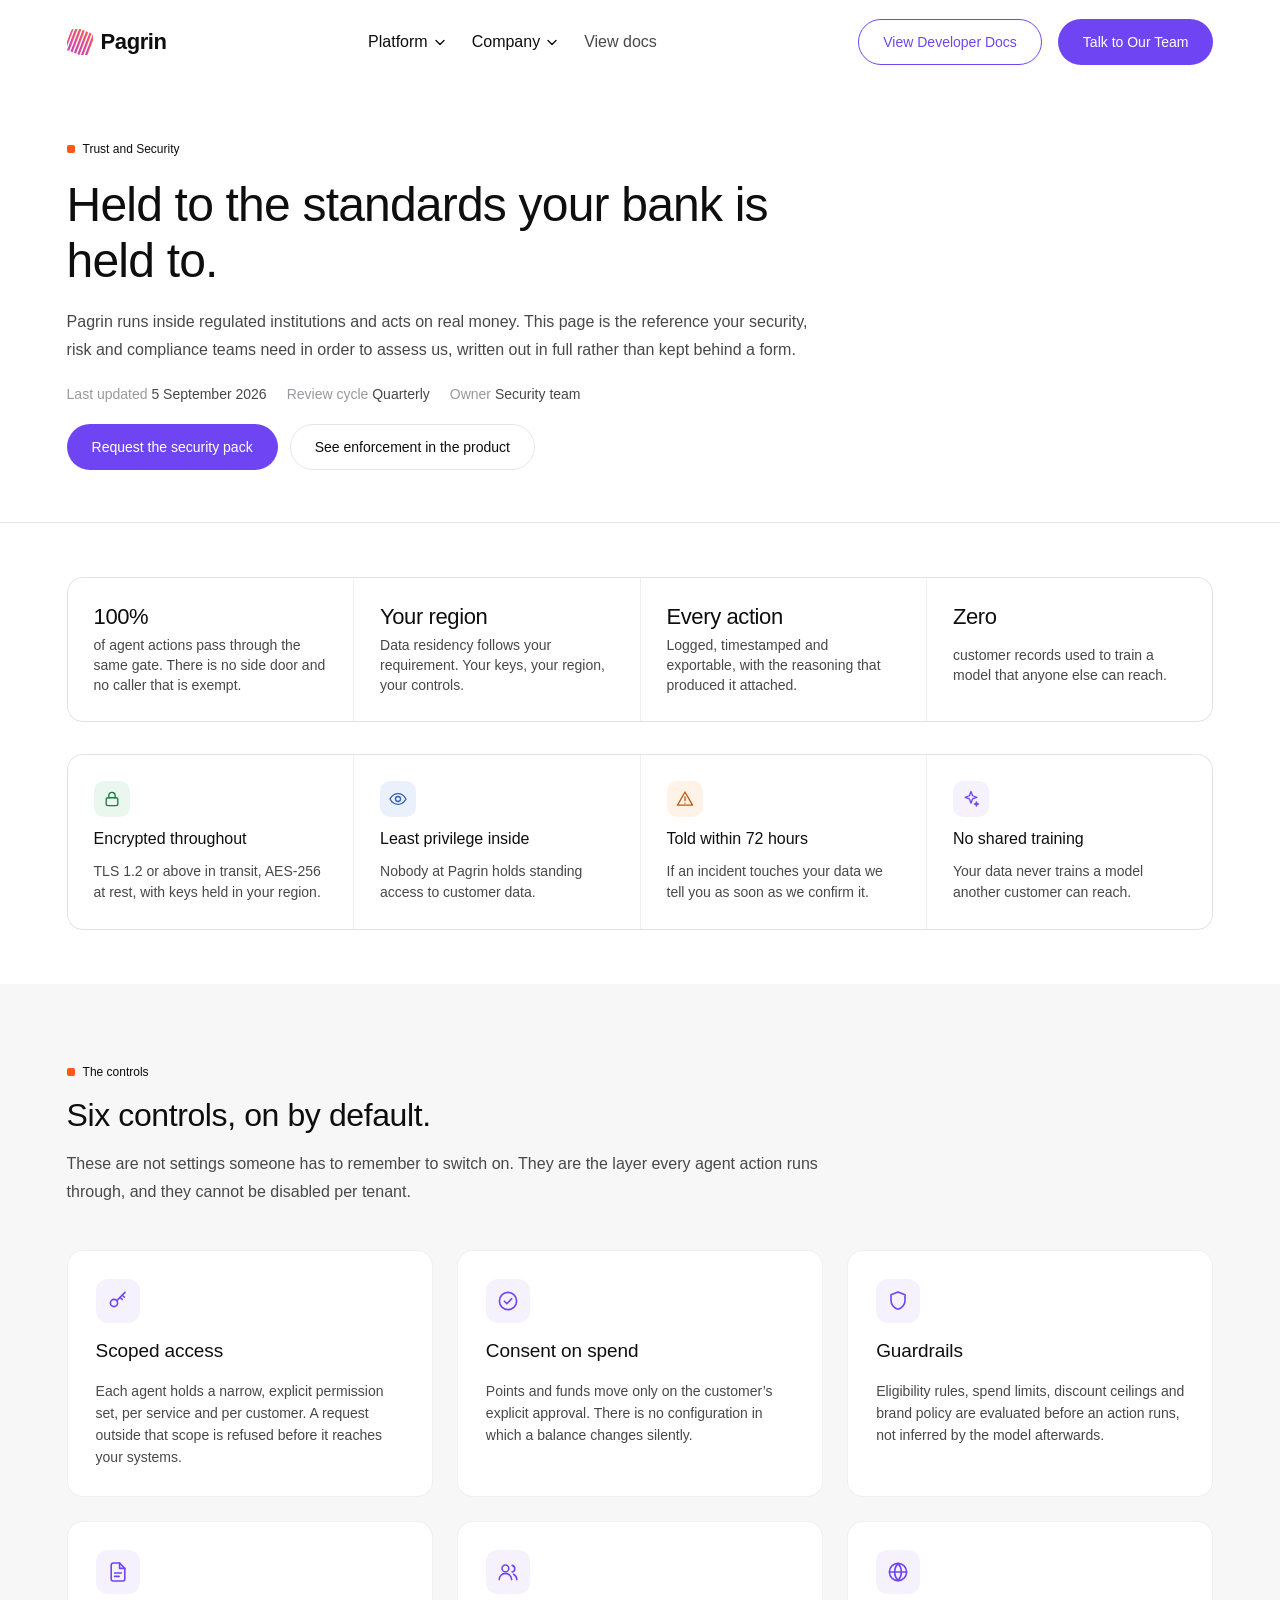
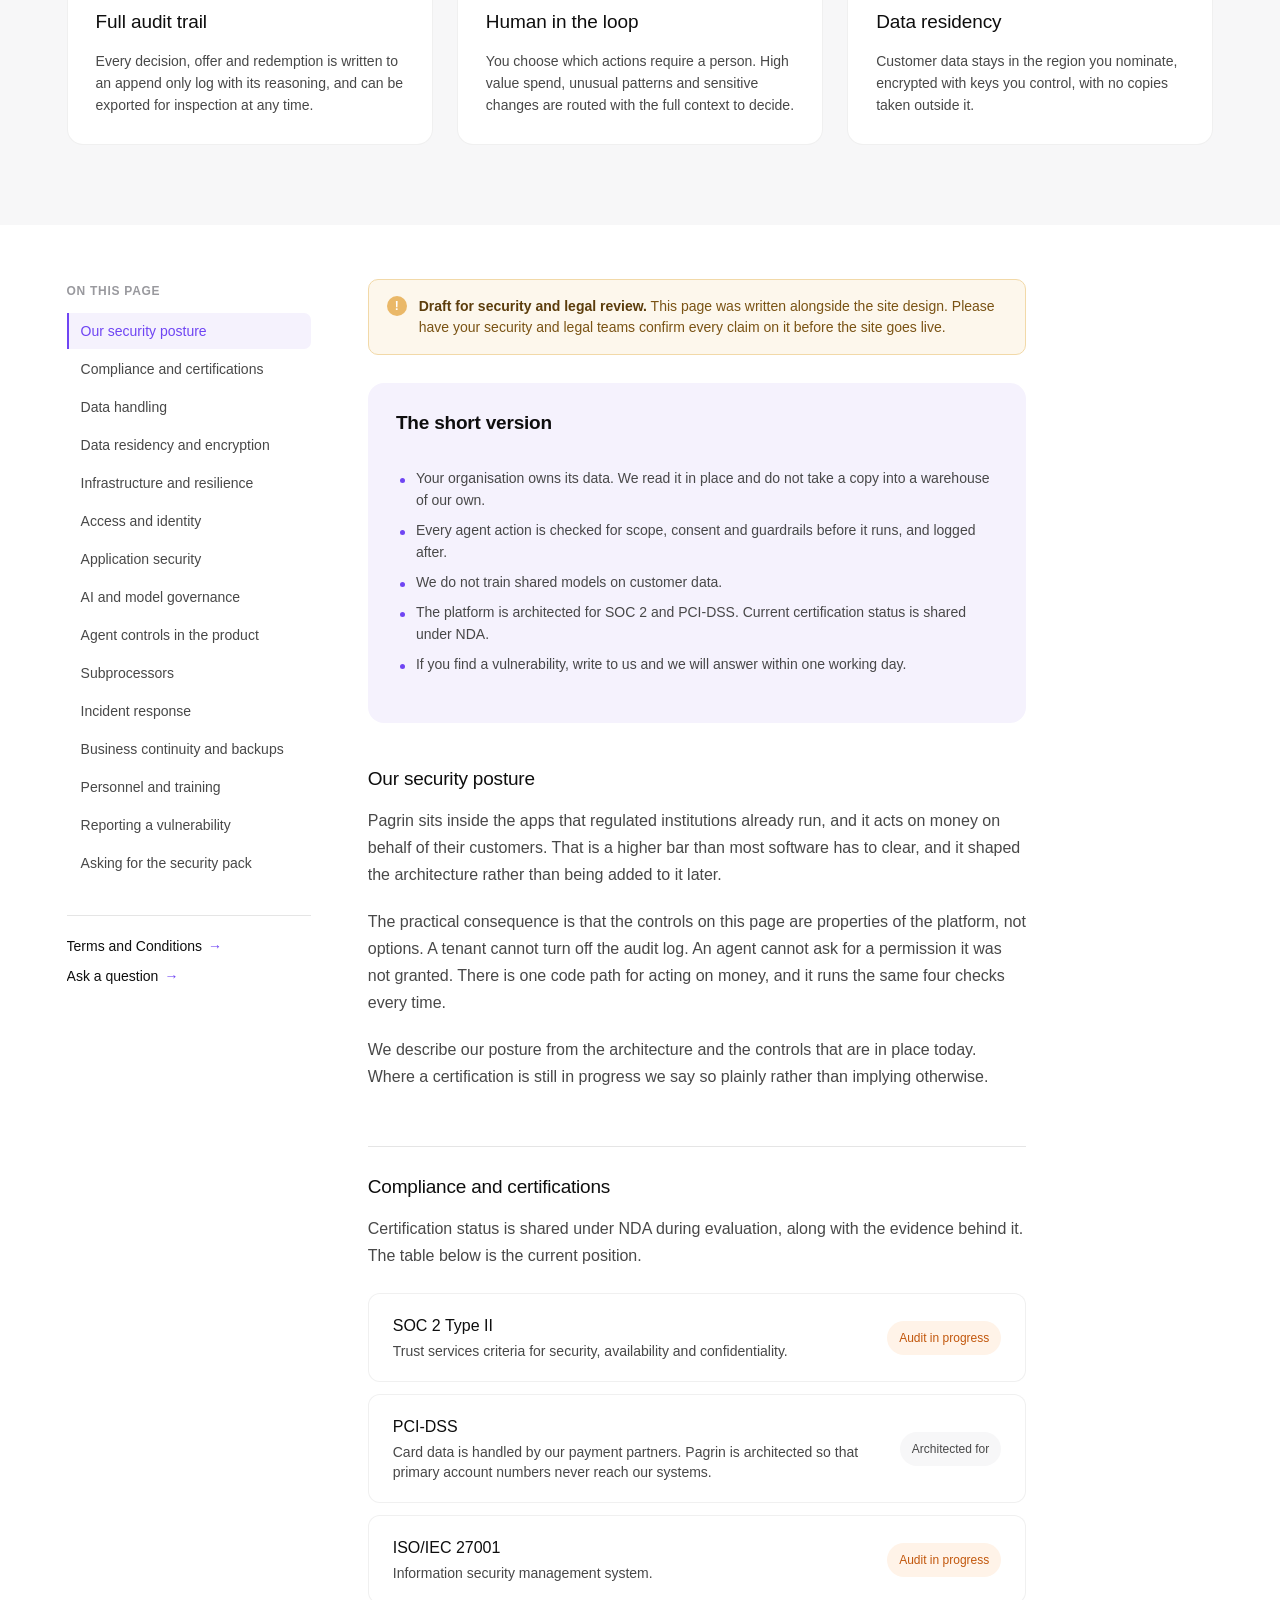
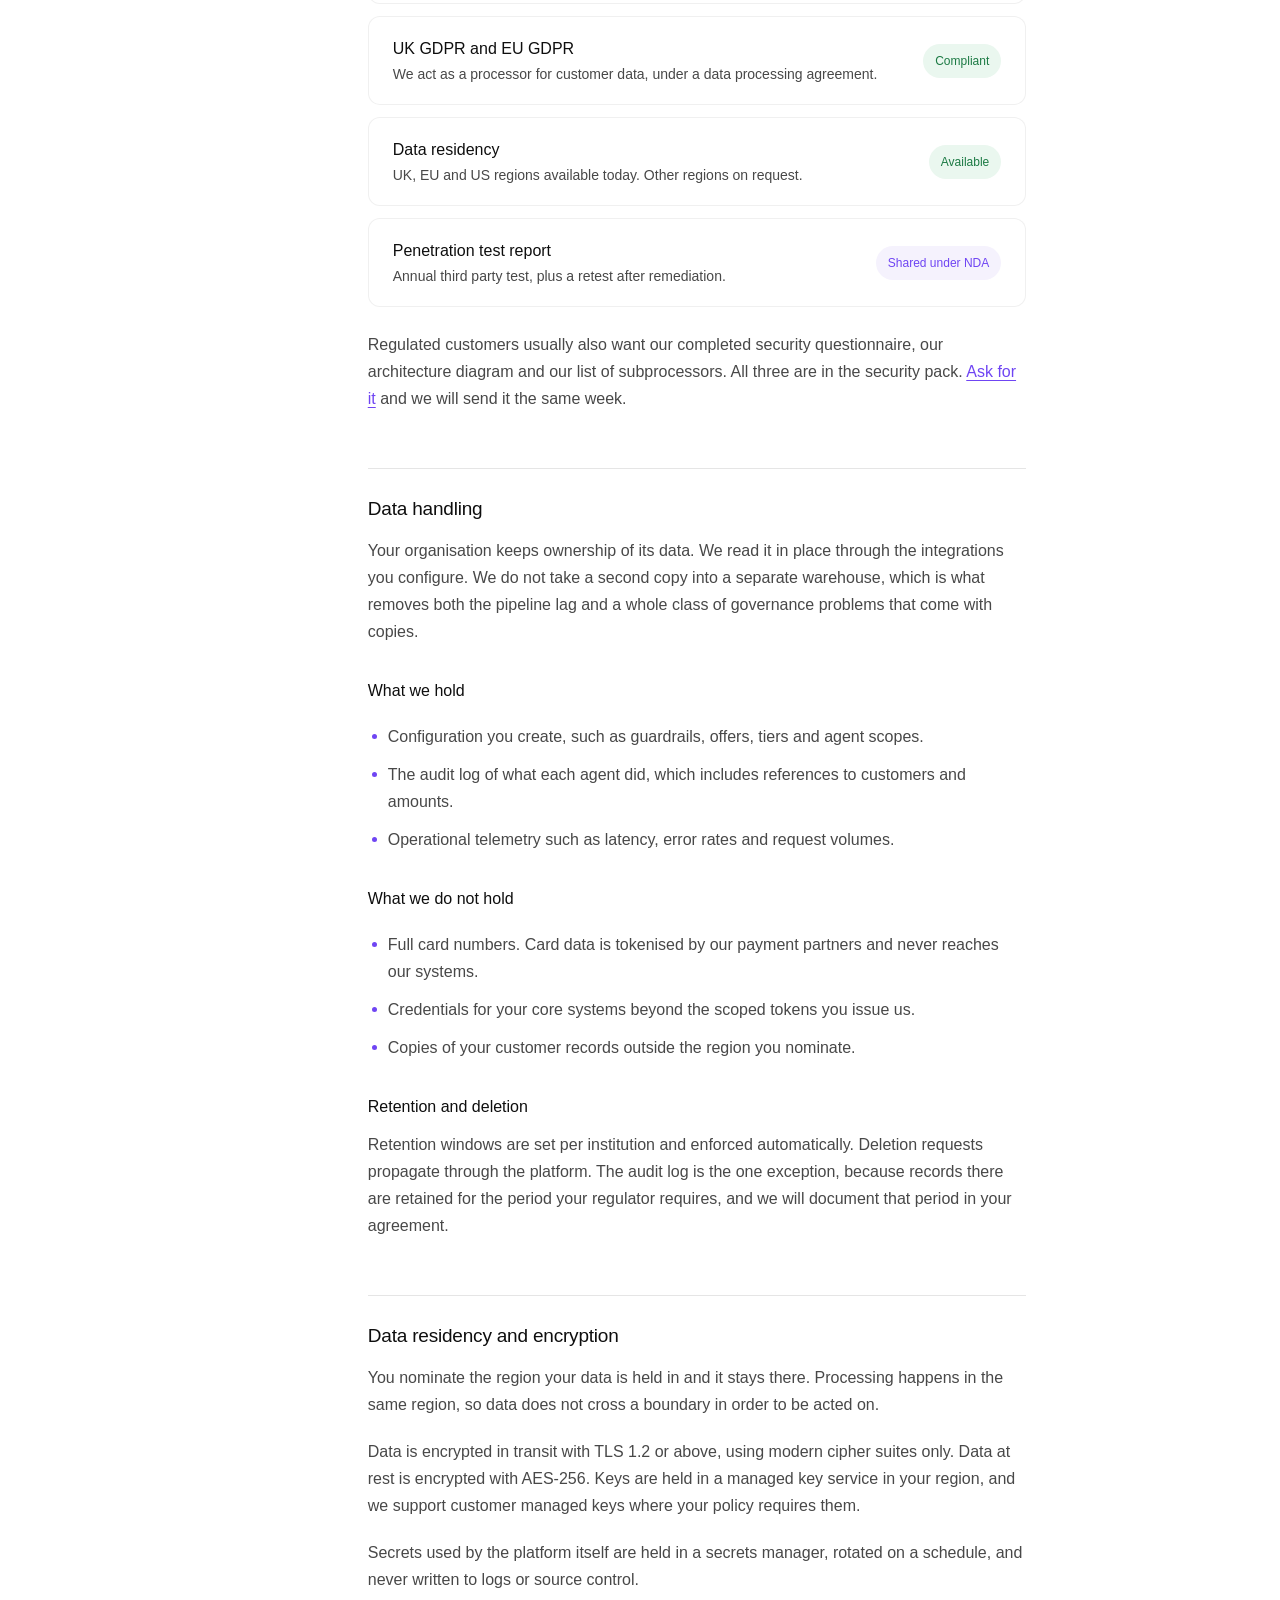
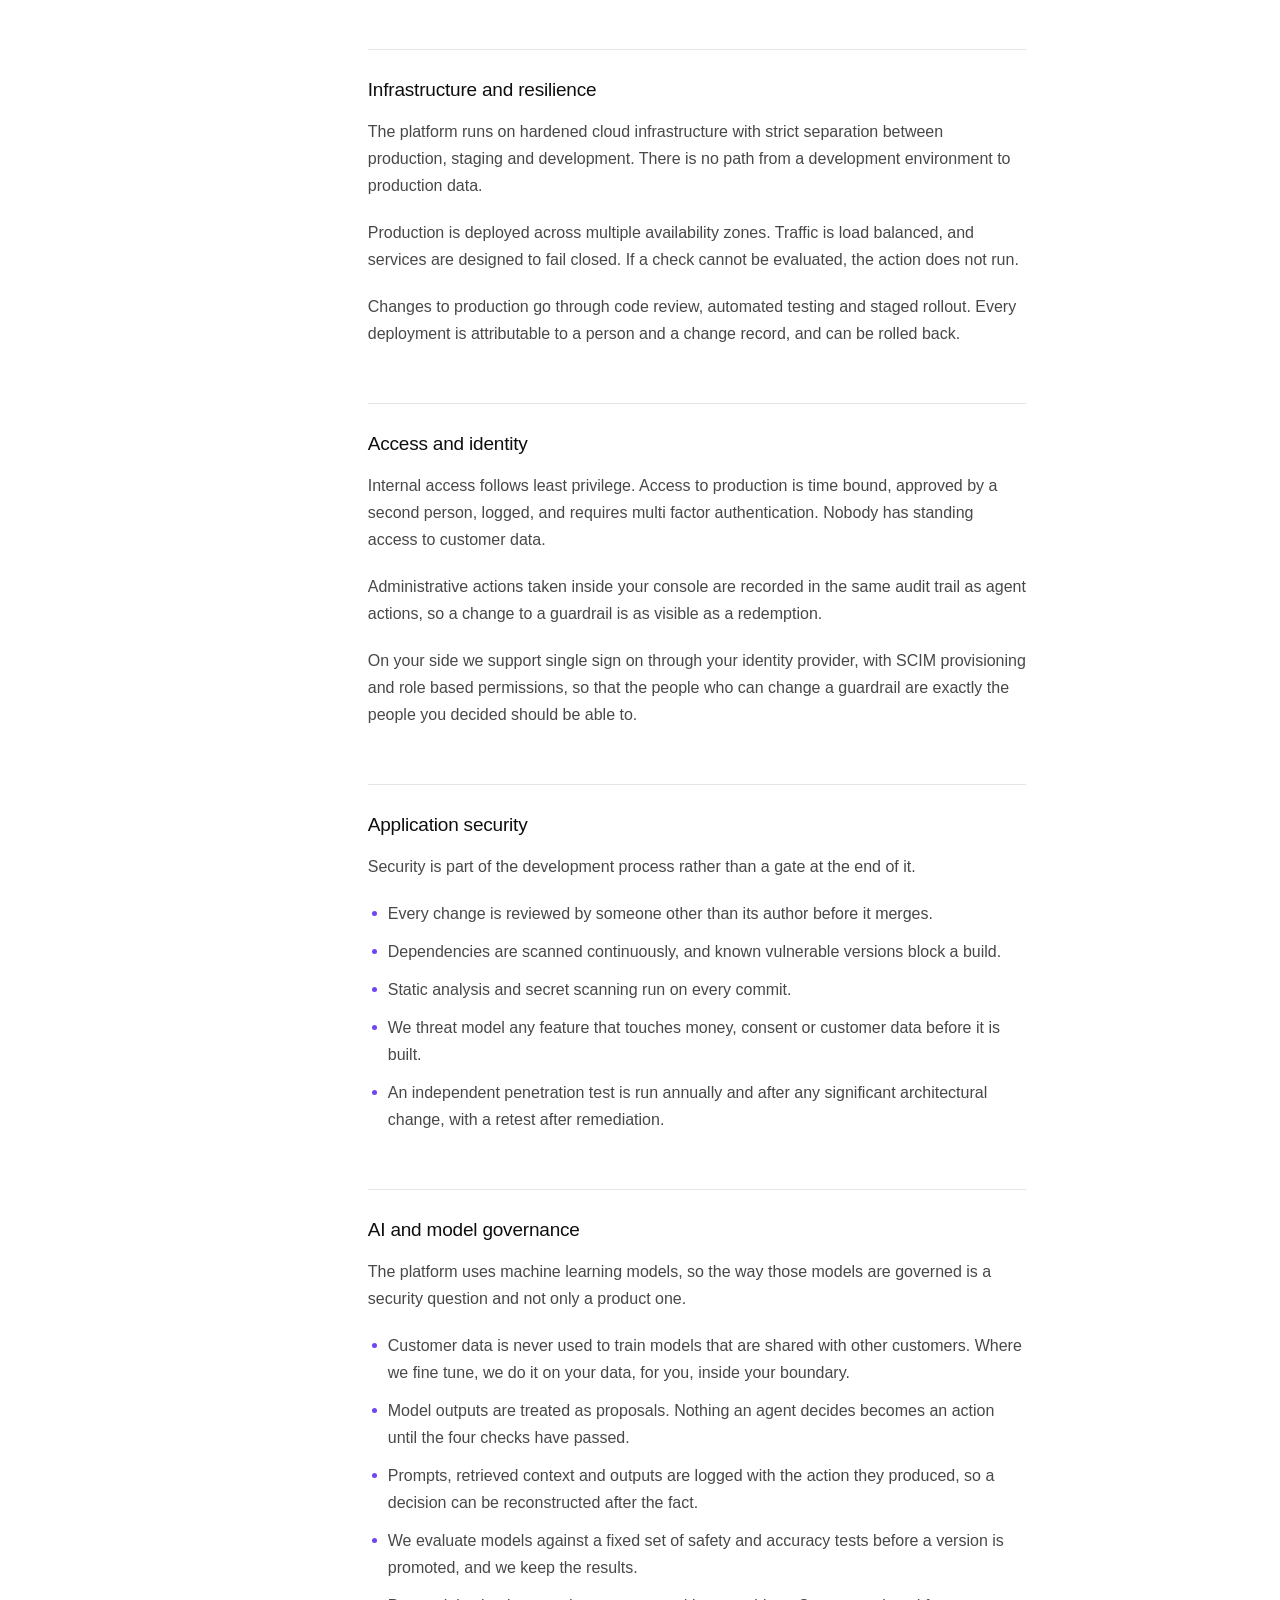
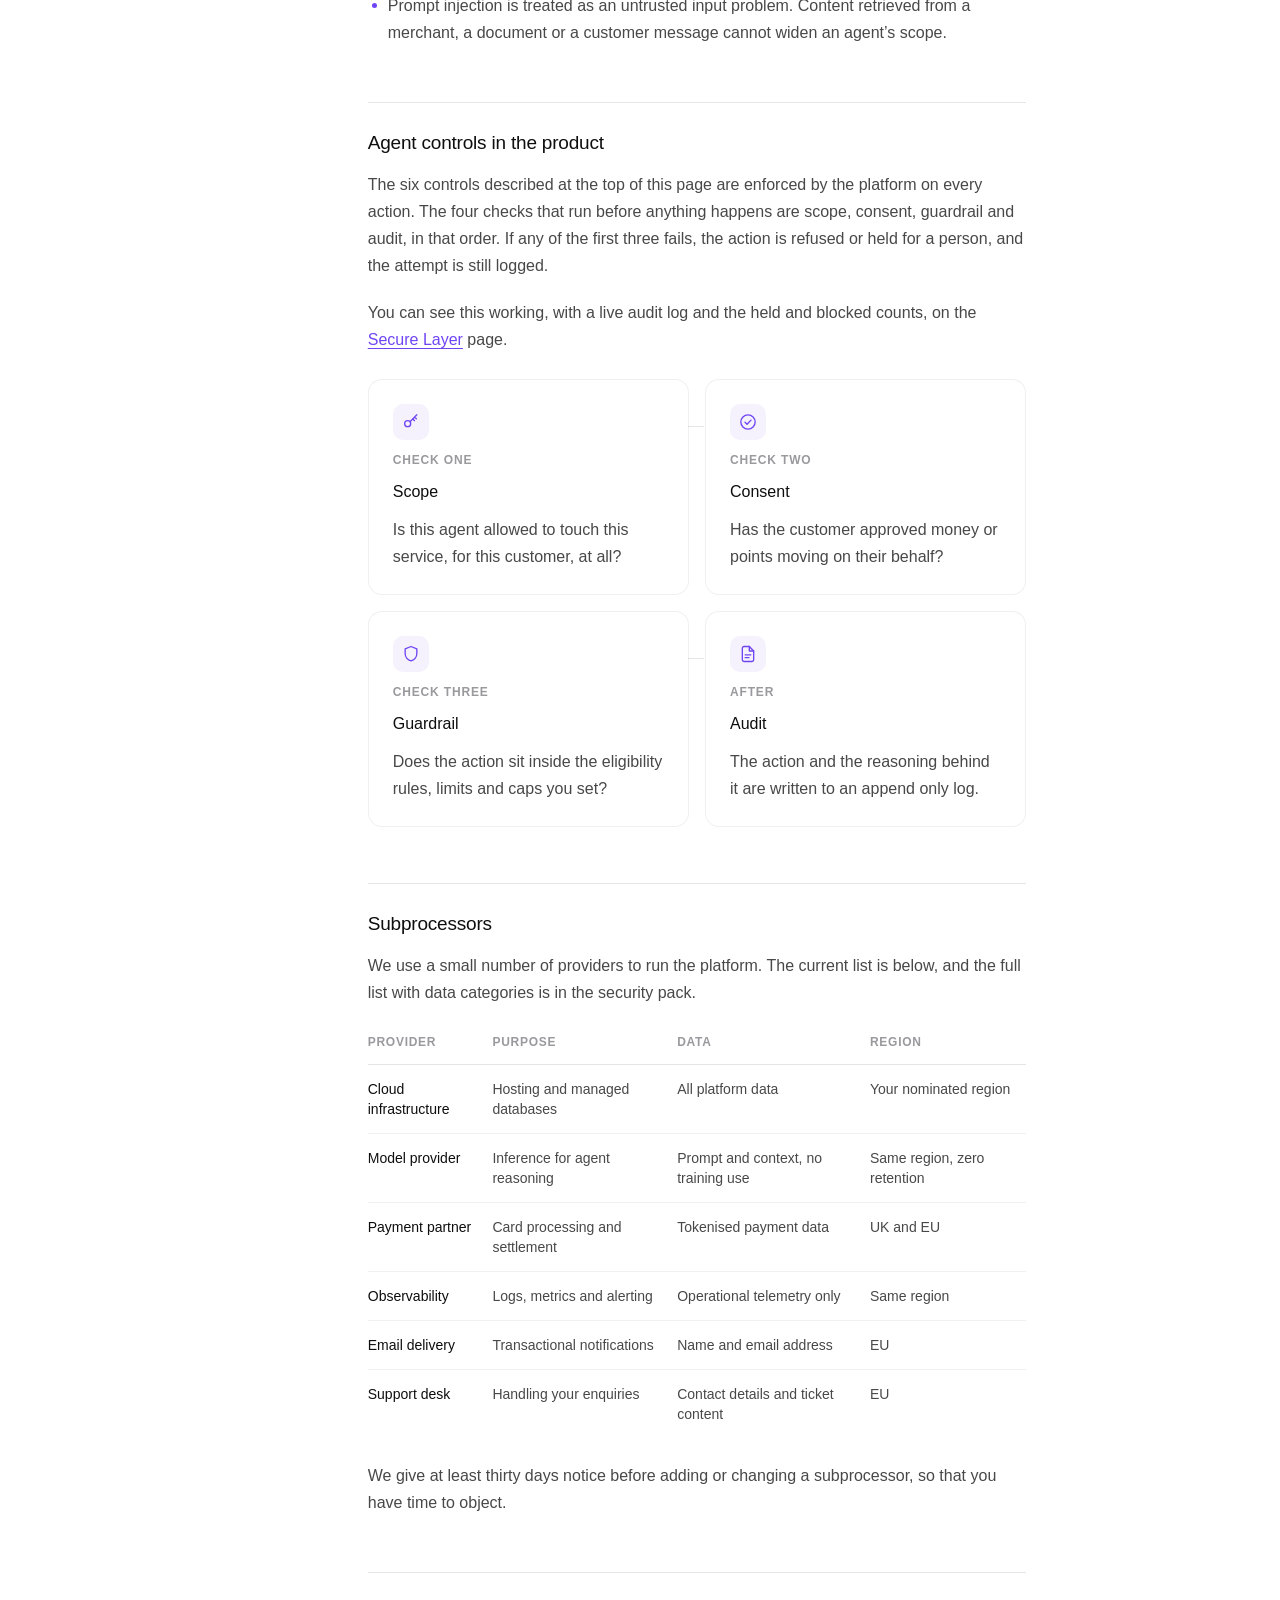
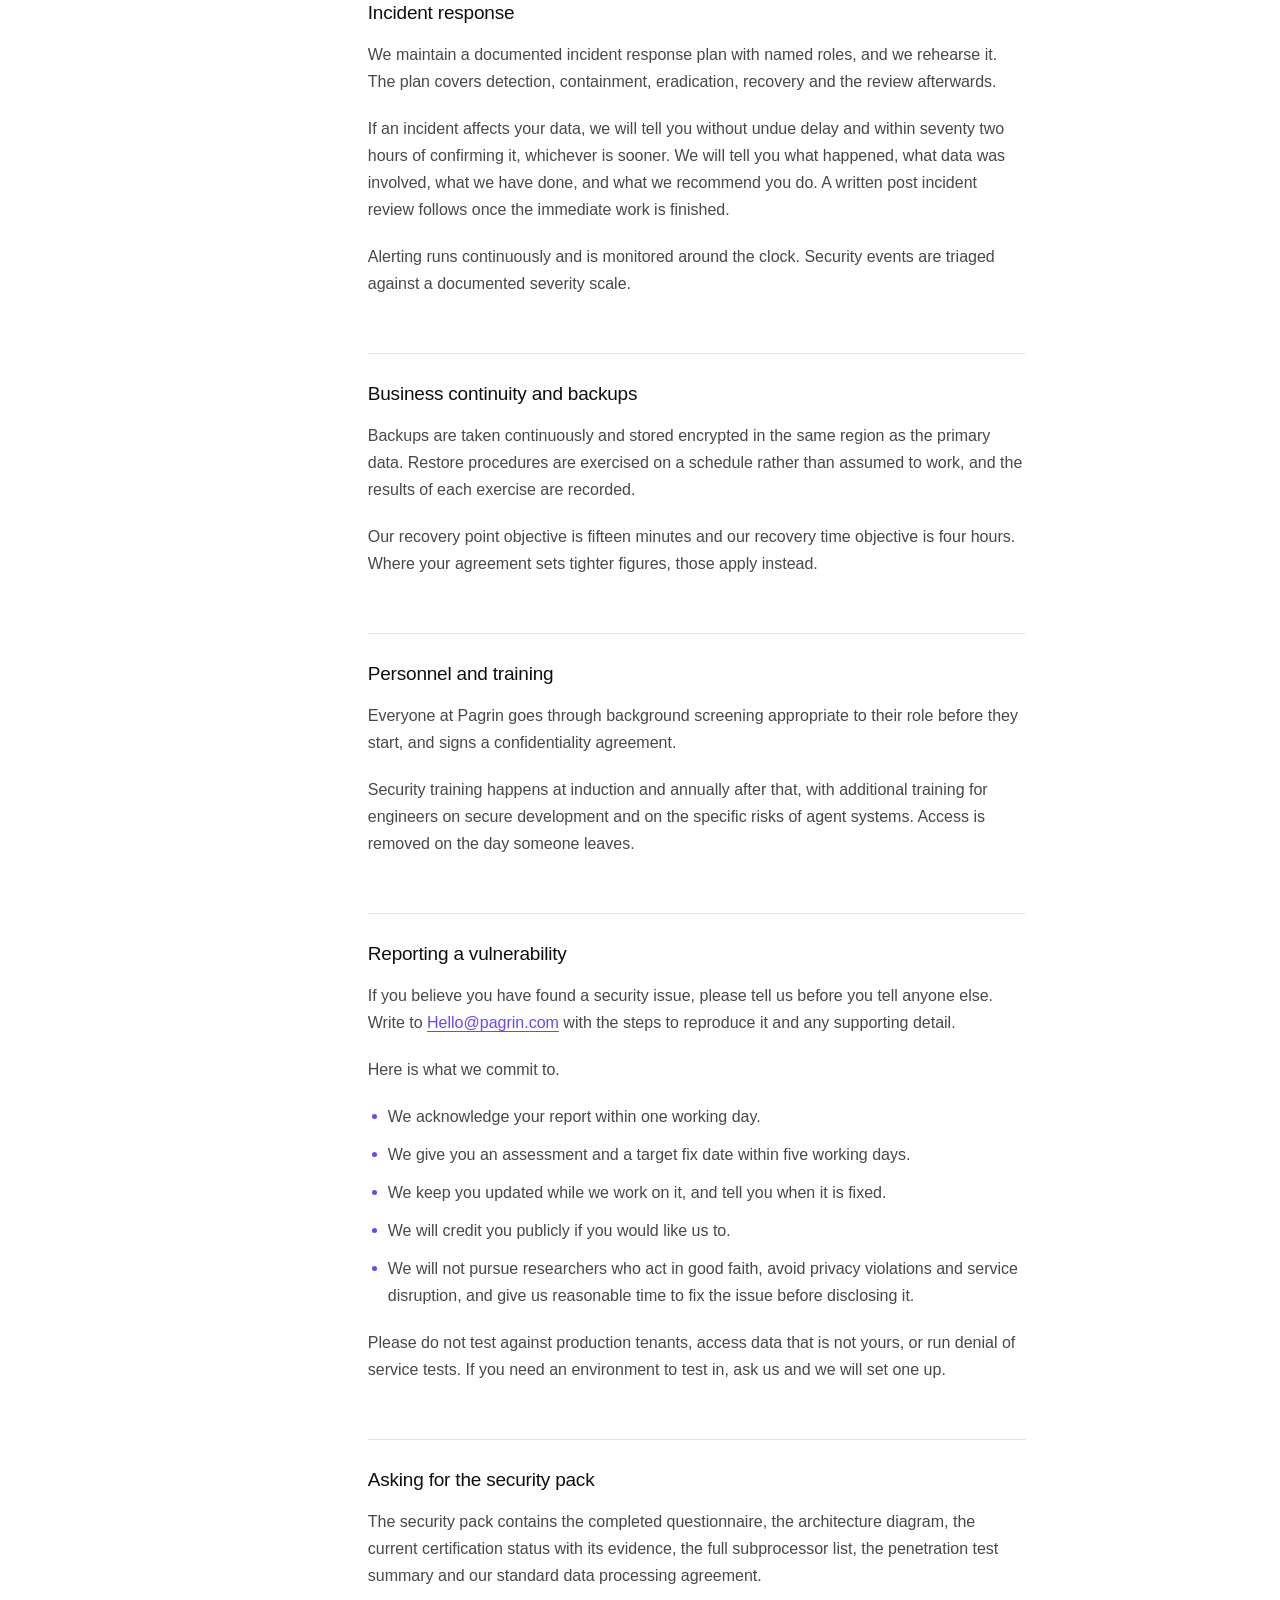
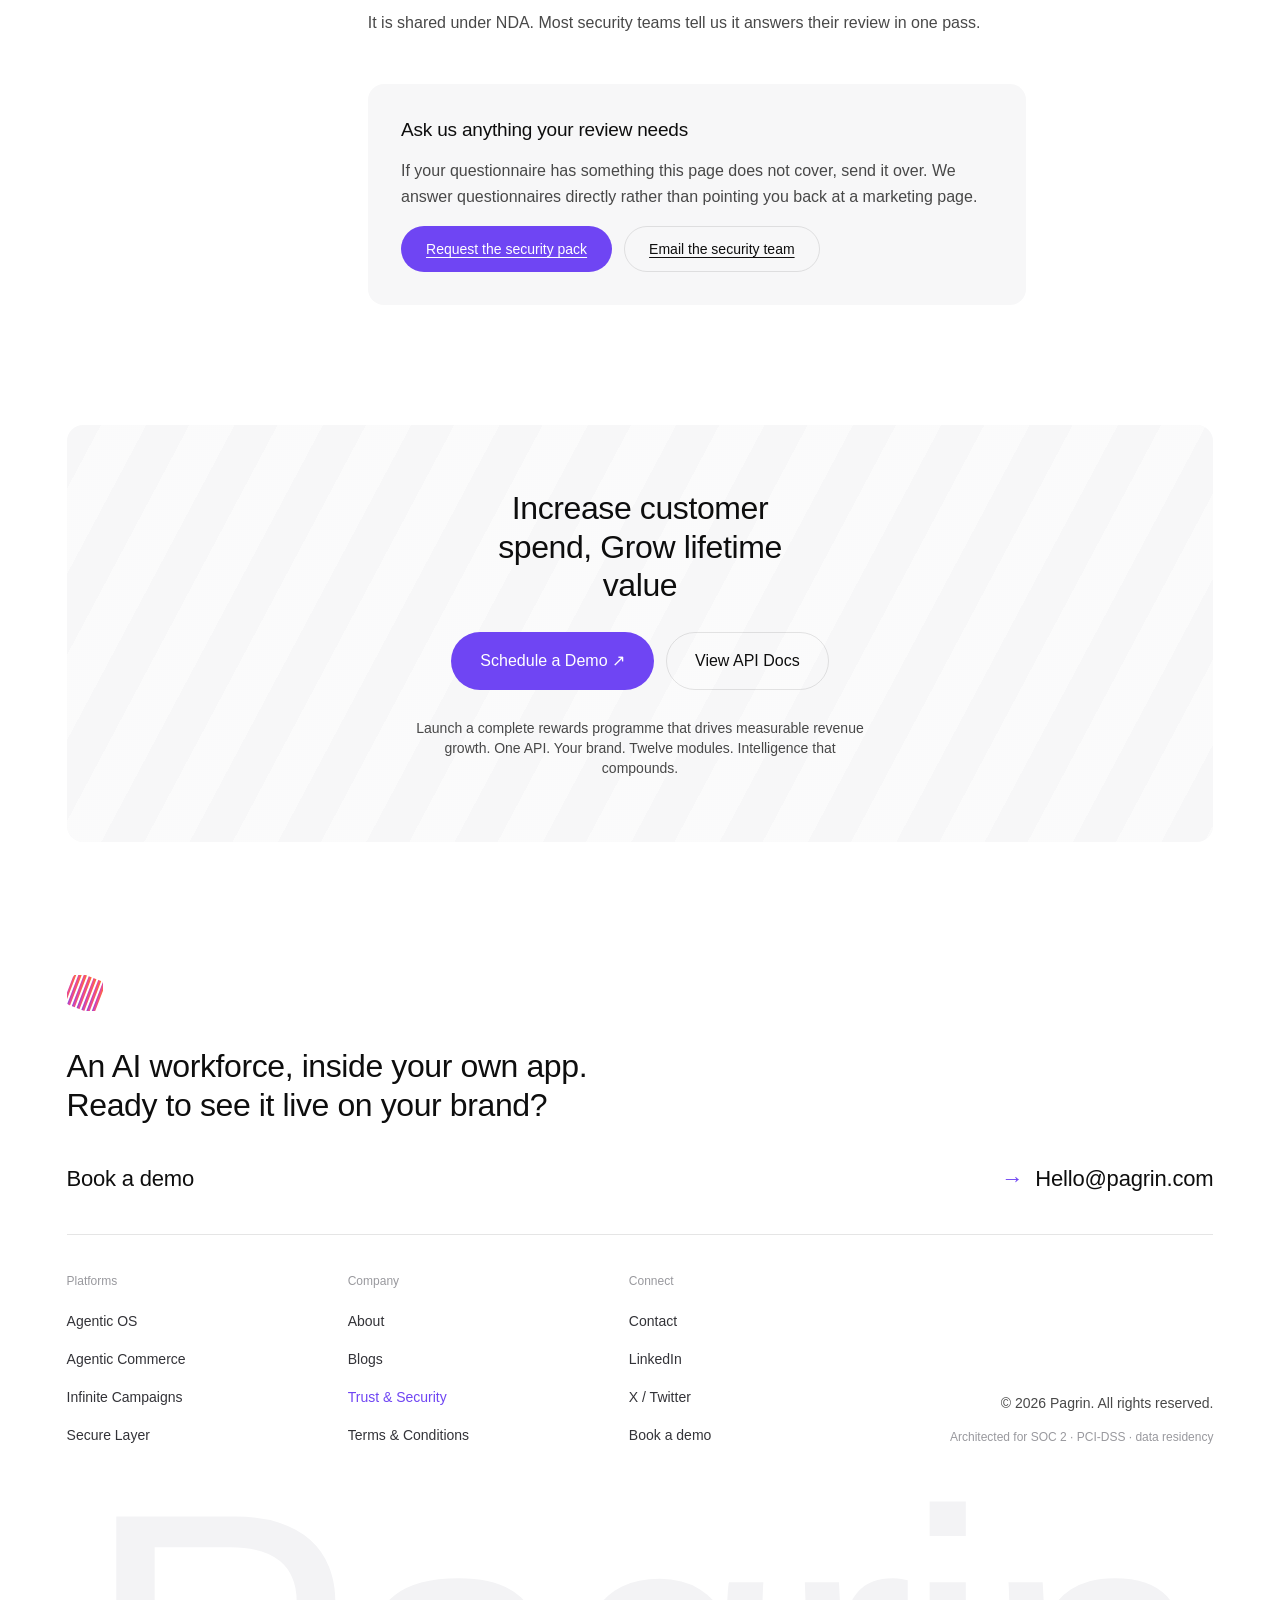
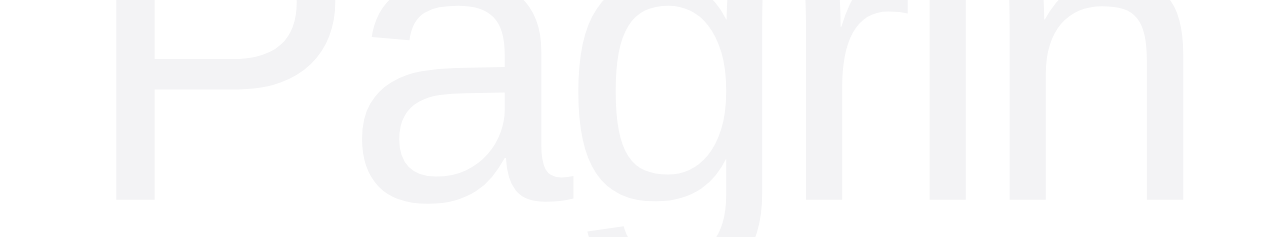
<file: trust-security.html>
<!doctype html>
<html lang="en">
<head>
<meta charset="utf-8">
<meta name="viewport" content="width=device-width, initial-scale=1">
<title>Trust &amp; Security — Pagrin</title>
<meta name="description" content="How Pagrin protects institutions and their customers: scoped access, consent on spend, full audit, data residency, and a platform architected for SOC 2 and PCI-DSS.">
<link rel="stylesheet" href="css/site.css">
<link rel="stylesheet" href="css/icons.css">
<link rel="stylesheet" href="css/pages.css">
<link rel="stylesheet" href="css/legal.css">
</head>
<body class="pg" data-page="trust">

<a class="pg-skip" href="#main">Skip to content</a>
<div class="pg-progress" data-pg-progress aria-hidden="true"><i></i></div>
<div data-pg-nav></div>

<main id="main">

  <section class="pg-lhero">
    <div class="pg-shell">
      <div class="pg-lhero__inner">
        <p class="pg-eyebrow">Trust and Security</p>
        <h1 class="pg-t1">Held to the standards your bank is held to.</h1>
        <p class="pg-lede">
          Pagrin runs inside regulated institutions and acts on real money. This page is the
          reference your security, risk and compliance teams need in order to assess us, written
          out in full rather than kept behind a form.
        </p>
        <p class="pg-lhero__meta">
          <span>Last updated <b>5 September 2026</b></span>
          <span>Review cycle <b>Quarterly</b></span>
          <span>Owner <b>Security team</b></span>
        </p>
        <div class="pg-btnrow">
          <a class="pg-btn pg-btn--primary" href="contact.html#demo">Request the security pack</a>
          <a class="pg-btn pg-btn--quiet" href="secure-layer.html">See enforcement in the product</a>
        </div>
      </div>
    </div>
  </section>

  <!-- posture at a glance -->
  <section class="pg-section pg-section--tight">
    <div class="pg-shell">
      <div class="pg-posture">
        <div class="pg-posture__cell">
          <b>100%</b>
          <span>of agent actions pass through the same gate. There is no side door and no caller
            that is exempt.</span>
        </div>
        <div class="pg-posture__cell">
          <b>Your region</b>
          <span>Data residency follows your requirement. Your keys, your region, your controls.</span>
        </div>
        <div class="pg-posture__cell">
          <b>Every action</b>
          <span>Logged, timestamped and exportable, with the reasoning that produced it attached.</span>
        </div>
        <div class="pg-posture__cell">
          <b>Zero</b>
          <span>customer records used to train a model that anyone else can reach.</span>
        </div>
      </div>

      <div class="pg-strip" style="margin-top:32px">
        <div class="pg-strip__cell">
          <span class="pg-tile pg-tile--sm pg-tile--good"><svg class="pg-icon" aria-hidden="true"><use href="#i-lock"></use></svg></span>
          <b>Encrypted throughout</b>
          <p>TLS 1.2 or above in transit, AES-256 at rest, with keys held in your region.</p>
        </div>
        <div class="pg-strip__cell">
          <span class="pg-tile pg-tile--sm pg-tile--sky"><svg class="pg-icon" aria-hidden="true"><use href="#i-eye"></use></svg></span>
          <b>Least privilege inside</b>
          <p>Nobody at Pagrin holds standing access to customer data.</p>
        </div>
        <div class="pg-strip__cell">
          <span class="pg-tile pg-tile--sm pg-tile--warm"><svg class="pg-icon" aria-hidden="true"><use href="#i-alert"></use></svg></span>
          <b>Told within 72 hours</b>
          <p>If an incident touches your data we tell you as soon as we confirm it.</p>
        </div>
        <div class="pg-strip__cell">
          <span class="pg-tile pg-tile--sm"><svg class="pg-icon" aria-hidden="true"><use href="#i-sparkle"></use></svg></span>
          <b>No shared training</b>
          <p>Your data never trains a model another customer can reach.</p>
        </div>
      </div>
    </div>
  </section>


  <!-- the six controls -->
  <section class="pg-section pg-section--tint" aria-labelledby="controls-title">
    <div class="pg-shell">
      <div class="pg-why__head">
        <p class="pg-eyebrow">The controls</p>
        <h2 class="pg-h2" id="controls-title">Six controls, on by default.</h2>
        <p class="pg-lede">These are not settings someone has to remember to switch on. They are
          the layer every agent action runs through, and they cannot be disabled per tenant.</p>
      </div>
      <div class="pg-grid pg-grid--3">
        <div class="pg-card pg-card--icon"><span class="pg-tile"><svg class="pg-icon pg-icon--lg" aria-hidden="true"><use href="#i-key"></use></svg></span><h3 class="pg-h5 pg-card__title">Scoped access</h3>
          <p class="pg-card__body">Each agent holds a narrow, explicit permission set, per service
            and per customer. A request outside that scope is refused before it reaches your
            systems.</p></div>
        <div class="pg-card pg-card--icon"><span class="pg-tile"><svg class="pg-icon pg-icon--lg" aria-hidden="true"><use href="#i-handshake"></use></svg></span><h3 class="pg-h5 pg-card__title">Consent on spend</h3>
          <p class="pg-card__body">Points and funds move only on the customer’s explicit approval.
            There is no configuration in which a balance changes silently.</p></div>
        <div class="pg-card pg-card--icon"><span class="pg-tile"><svg class="pg-icon pg-icon--lg" aria-hidden="true"><use href="#i-shield"></use></svg></span><h3 class="pg-h5 pg-card__title">Guardrails</h3>
          <p class="pg-card__body">Eligibility rules, spend limits, discount ceilings and brand
            policy are evaluated before an action runs, not inferred by the model afterwards.</p></div>
        <div class="pg-card pg-card--icon"><span class="pg-tile"><svg class="pg-icon pg-icon--lg" aria-hidden="true"><use href="#i-file-text"></use></svg></span><h3 class="pg-h5 pg-card__title">Full audit trail</h3>
          <p class="pg-card__body">Every decision, offer and redemption is written to an append
            only log with its reasoning, and can be exported for inspection at any time.</p></div>
        <div class="pg-card pg-card--icon"><span class="pg-tile"><svg class="pg-icon pg-icon--lg" aria-hidden="true"><use href="#i-users"></use></svg></span><h3 class="pg-h5 pg-card__title">Human in the loop</h3>
          <p class="pg-card__body">You choose which actions require a person. High value spend,
            unusual patterns and sensitive changes are routed with the full context to decide.</p></div>
        <div class="pg-card pg-card--icon"><span class="pg-tile"><svg class="pg-icon pg-icon--lg" aria-hidden="true"><use href="#i-globe"></use></svg></span><h3 class="pg-h5 pg-card__title">Data residency</h3>
          <p class="pg-card__body">Customer data stays in the region you nominate, encrypted with
            keys you control, with no copies taken outside it.</p></div>
      </div>
    </div>
  </section>

  <!-- the reference document -->
  <section class="pg-section pg-section--tight">
    <div class="pg-shell">
      <div class="pg-doc">

        <nav class="pg-toc" aria-label="Sections of this document">
          <b>On this page</b>
          <div data-pg-toc></div>
          <div class="pg-toc__aside">
            <a class="pg-textlink" href="terms.html">Terms and Conditions</a>
            <a class="pg-textlink" href="contact.html">Ask a question</a>
          </div>
        </nav>

        <div class="pg-prose pg-prose--legal" data-pg-prose>

          <div class="pg-flag" style="margin-bottom:28px">
            <span><strong>Draft for security and legal review.</strong> This page was written
            alongside the site design. Please have your security and legal teams confirm every
            claim on it before the site goes live.</span>
          </div>

          <div class="pg-summary" style="margin-bottom:44px">
            <h2 style="margin:0;padding:0;border:0">The short version</h2>
            <ul>
              <li>Your organisation owns its data. We read it in place and do not take a copy into a warehouse of our own.</li>
              <li>Every agent action is checked for scope, consent and guardrails before it runs, and logged after.</li>
              <li>We do not train shared models on customer data.</li>
              <li>The platform is architected for SOC 2 and PCI-DSS. Current certification status is shared under NDA.</li>
              <li>If you find a vulnerability, write to us and we will answer within one working day.</li>
            </ul>
          </div>

          <h2 id="posture">Our security posture</h2>
          <p>Pagrin sits inside the apps that regulated institutions already run, and it acts on
            money on behalf of their customers. That is a higher bar than most software has to
            clear, and it shaped the architecture rather than being added to it later.</p>
          <p>The practical consequence is that the controls on this page are properties of the
            platform, not options. A tenant cannot turn off the audit log. An agent cannot ask for
            a permission it was not granted. There is one code path for acting on money, and it
            runs the same four checks every time.</p>
          <p>We describe our posture from the architecture and the controls that are in place
            today. Where a certification is still in progress we say so plainly rather than
            implying otherwise.</p>

          <h2 id="compliance">Compliance and certifications</h2>
          <p>Certification status is shared under NDA during evaluation, along with the evidence
            behind it. The table below is the current position.</p>
          <div class="pg-compliance" style="margin:24px 0">
            <div class="pg-comp">
              <div><div class="pg-comp__name">SOC 2 Type II</div>
                <div class="pg-comp__note">Trust services criteria for security, availability and confidentiality.</div></div>
              <span class="pg-status pg-status--prog">Audit in progress</span>
            </div>
            <div class="pg-comp">
              <div><div class="pg-comp__name">PCI-DSS</div>
                <div class="pg-comp__note">Card data is handled by our payment partners. Pagrin is architected so that primary account numbers never reach our systems.</div></div>
              <span class="pg-status pg-status--arch">Architected for</span>
            </div>
            <div class="pg-comp">
              <div><div class="pg-comp__name">ISO/IEC 27001</div>
                <div class="pg-comp__note">Information security management system.</div></div>
              <span class="pg-status pg-status--prog">Audit in progress</span>
            </div>
            <div class="pg-comp">
              <div><div class="pg-comp__name">UK GDPR and EU GDPR</div>
                <div class="pg-comp__note">We act as a processor for customer data, under a data processing agreement.</div></div>
              <span class="pg-status pg-status--live">Compliant</span>
            </div>
            <div class="pg-comp">
              <div><div class="pg-comp__name">Data residency</div>
                <div class="pg-comp__note">UK, EU and US regions available today. Other regions on request.</div></div>
              <span class="pg-status pg-status--live">Available</span>
            </div>
            <div class="pg-comp">
              <div><div class="pg-comp__name">Penetration test report</div>
                <div class="pg-comp__note">Annual third party test, plus a retest after remediation.</div></div>
              <span class="pg-status pg-status--nda">Shared under NDA</span>
            </div>
          </div>
          <p>Regulated customers usually also want our completed security questionnaire, our
            architecture diagram and our list of subprocessors. All three are in the security
            pack. <a href="contact.html#demo">Ask for it</a> and we will send it the same week.</p>

          <h2 id="data-handling">Data handling</h2>
          <p>Your organisation keeps ownership of its data. We read it in place through the
            integrations you configure. We do not take a second copy into a separate warehouse,
            which is what removes both the pipeline lag and a whole class of governance problems
            that come with copies.</p>
          <h3>What we hold</h3>
          <ul>
            <li>Configuration you create, such as guardrails, offers, tiers and agent scopes.</li>
            <li>The audit log of what each agent did, which includes references to customers and amounts.</li>
            <li>Operational telemetry such as latency, error rates and request volumes.</li>
          </ul>
          <h3>What we do not hold</h3>
          <ul>
            <li>Full card numbers. Card data is tokenised by our payment partners and never reaches our systems.</li>
            <li>Credentials for your core systems beyond the scoped tokens you issue us.</li>
            <li>Copies of your customer records outside the region you nominate.</li>
          </ul>
          <h3>Retention and deletion</h3>
          <p>Retention windows are set per institution and enforced automatically. Deletion
            requests propagate through the platform. The audit log is the one exception, because
            records there are retained for the period your regulator requires, and we will
            document that period in your agreement.</p>

          <h2 id="residency">Data residency and encryption</h2>
          <p>You nominate the region your data is held in and it stays there. Processing happens
            in the same region, so data does not cross a boundary in order to be acted on.</p>
          <p>Data is encrypted in transit with TLS 1.2 or above, using modern cipher suites only.
            Data at rest is encrypted with AES-256. Keys are held in a managed key service in
            your region, and we support customer managed keys where your policy requires them.</p>
          <p>Secrets used by the platform itself are held in a secrets manager, rotated on a
            schedule, and never written to logs or source control.</p>

          <h2 id="infrastructure">Infrastructure and resilience</h2>
          <p>The platform runs on hardened cloud infrastructure with strict separation between
            production, staging and development. There is no path from a development environment
            to production data.</p>
          <p>Production is deployed across multiple availability zones. Traffic is load balanced,
            and services are designed to fail closed. If a check cannot be evaluated, the action
            does not run.</p>
          <p>Changes to production go through code review, automated testing and staged rollout.
            Every deployment is attributable to a person and a change record, and can be rolled
            back.</p>

          <h2 id="access">Access and identity</h2>
          <p>Internal access follows least privilege. Access to production is time bound,
            approved by a second person, logged, and requires multi factor authentication. Nobody
            has standing access to customer data.</p>
          <p>Administrative actions taken inside your console are recorded in the same audit trail
            as agent actions, so a change to a guardrail is as visible as a redemption.</p>
          <p>On your side we support single sign on through your identity provider, with SCIM
            provisioning and role based permissions, so that the people who can change a guardrail
            are exactly the people you decided should be able to.</p>

          <h2 id="appsec">Application security</h2>
          <p>Security is part of the development process rather than a gate at the end of it.</p>
          <ul>
            <li>Every change is reviewed by someone other than its author before it merges.</li>
            <li>Dependencies are scanned continuously, and known vulnerable versions block a build.</li>
            <li>Static analysis and secret scanning run on every commit.</li>
            <li>We threat model any feature that touches money, consent or customer data before it is built.</li>
            <li>An independent penetration test is run annually and after any significant architectural change, with a retest after remediation.</li>
          </ul>

          <h2 id="ai">AI and model governance</h2>
          <p>The platform uses machine learning models, so the way those models are governed is a
            security question and not only a product one.</p>
          <ul>
            <li>Customer data is never used to train models that are shared with other customers. Where we fine tune, we do it on your data, for you, inside your boundary.</li>
            <li>Model outputs are treated as proposals. Nothing an agent decides becomes an action until the four checks have passed.</li>
            <li>Prompts, retrieved context and outputs are logged with the action they produced, so a decision can be reconstructed after the fact.</li>
            <li>We evaluate models against a fixed set of safety and accuracy tests before a version is promoted, and we keep the results.</li>
            <li>Prompt injection is treated as an untrusted input problem. Content retrieved from a merchant, a document or a customer message cannot widen an agent’s scope.</li>
          </ul>

          <h2 id="agent-controls">Agent controls in the product</h2>
          <p>The six controls described at the top of this page are enforced by the platform on
            every action. The four checks that run before anything happens are scope, consent,
            guardrail and audit, in that order. If any of the first three fails, the action is
            refused or held for a person, and the attempt is still logged.</p>
          <p>You can see this working, with a live audit log and the held and blocked counts, on
            the <a href="secure-layer.html">Secure Layer</a> page.</p>


          <div class="pg-gates" style="margin:26px 0 8px">
            <div class="pg-gate">
              <span class="pg-tile pg-tile--sm"><svg class="pg-icon" aria-hidden="true"><use href="#i-key"></use></svg></span>
              <span class="pg-gate__step">Check one</span>
              <b>Scope</b>
              <p>Is this agent allowed to touch this service, for this customer, at all?</p>
            </div>
            <div class="pg-gate">
              <span class="pg-tile pg-tile--sm"><svg class="pg-icon" aria-hidden="true"><use href="#i-handshake"></use></svg></span>
              <span class="pg-gate__step">Check two</span>
              <b>Consent</b>
              <p>Has the customer approved money or points moving on their behalf?</p>
            </div>
            <div class="pg-gate">
              <span class="pg-tile pg-tile--sm"><svg class="pg-icon" aria-hidden="true"><use href="#i-shield"></use></svg></span>
              <span class="pg-gate__step">Check three</span>
              <b>Guardrail</b>
              <p>Does the action sit inside the eligibility rules, limits and caps you set?</p>
            </div>
            <div class="pg-gate">
              <span class="pg-tile pg-tile--sm"><svg class="pg-icon" aria-hidden="true"><use href="#i-file-text"></use></svg></span>
              <span class="pg-gate__step">After</span>
              <b>Audit</b>
              <p>The action and the reasoning behind it are written to an append only log.</p>
            </div>
          </div>

          <h2 id="subprocessors">Subprocessors</h2>
          <p>We use a small number of providers to run the platform. The current list is below,
            and the full list with data categories is in the security pack.</p>
          <div class="pg-scroll" style="margin:24px 0">
            <table class="pg-sub">
              <thead>
                <tr><th>Provider</th><th>Purpose</th><th>Data</th><th>Region</th></tr>
              </thead>
              <tbody>
                <tr><td>Cloud infrastructure</td><td>Hosting and managed databases</td><td>All platform data</td><td>Your nominated region</td></tr>
                <tr><td>Model provider</td><td>Inference for agent reasoning</td><td>Prompt and context, no training use</td><td>Same region, zero retention</td></tr>
                <tr><td>Payment partner</td><td>Card processing and settlement</td><td>Tokenised payment data</td><td>UK and EU</td></tr>
                <tr><td>Observability</td><td>Logs, metrics and alerting</td><td>Operational telemetry only</td><td>Same region</td></tr>
                <tr><td>Email delivery</td><td>Transactional notifications</td><td>Name and email address</td><td>EU</td></tr>
                <tr><td>Support desk</td><td>Handling your enquiries</td><td>Contact details and ticket content</td><td>EU</td></tr>
              </tbody>
            </table>
          </div>
          <p>We give at least thirty days notice before adding or changing a subprocessor, so that
            you have time to object.</p>

          <h2 id="incident">Incident response</h2>
          <p>We maintain a documented incident response plan with named roles, and we rehearse it.
            The plan covers detection, containment, eradication, recovery and the review
            afterwards.</p>
          <p>If an incident affects your data, we will tell you without undue delay and within
            seventy two hours of confirming it, whichever is sooner. We will tell you what
            happened, what data was involved, what we have done, and what we recommend you do. A
            written post incident review follows once the immediate work is finished.</p>
          <p>Alerting runs continuously and is monitored around the clock. Security events are
            triaged against a documented severity scale.</p>

          <h2 id="continuity">Business continuity and backups</h2>
          <p>Backups are taken continuously and stored encrypted in the same region as the primary
            data. Restore procedures are exercised on a schedule rather than assumed to work, and
            the results of each exercise are recorded.</p>
          <p>Our recovery point objective is fifteen minutes and our recovery time objective is
            four hours. Where your agreement sets tighter figures, those apply instead.</p>

          <h2 id="people">Personnel and training</h2>
          <p>Everyone at Pagrin goes through background screening appropriate to their role before
            they start, and signs a confidentiality agreement.</p>
          <p>Security training happens at induction and annually after that, with additional
            training for engineers on secure development and on the specific risks of agent
            systems. Access is removed on the day someone leaves.</p>

          <h2 id="disclosure">Reporting a vulnerability</h2>
          <p>If you believe you have found a security issue, please tell us before you tell anyone
            else. Write to <a href="mailto:Hello@pagrin.com">Hello@pagrin.com</a> with the steps to
            reproduce it and any supporting detail.</p>
          <p>Here is what we commit to.</p>
          <ul>
            <li>We acknowledge your report within one working day.</li>
            <li>We give you an assessment and a target fix date within five working days.</li>
            <li>We keep you updated while we work on it, and tell you when it is fixed.</li>
            <li>We will credit you publicly if you would like us to.</li>
            <li>We will not pursue researchers who act in good faith, avoid privacy violations and service disruption, and give us reasonable time to fix the issue before disclosing it.</li>
          </ul>
          <p>Please do not test against production tenants, access data that is not yours, or run
            denial of service tests. If you need an environment to test in, ask us and we will
            set one up.</p>

          <h2 id="pack">Asking for the security pack</h2>
          <p>The security pack contains the completed questionnaire, the architecture diagram, the
            current certification status with its evidence, the full subprocessor list, the
            penetration test summary and our standard data processing agreement.</p>
          <p>It is shared under NDA. Most security teams tell us it answers their review in one
            pass.</p>

          <div class="pg-ask">
            <h2>Ask us anything your review needs</h2>
            <p>If your questionnaire has something this page does not cover, send it over. We
              answer questionnaires directly rather than pointing you back at a marketing page.</p>
            <div class="pg-btnrow">
              <a class="pg-btn pg-btn--primary" href="contact.html#demo">Request the security pack</a>
              <a class="pg-btn pg-btn--quiet" href="mailto:Hello@pagrin.com">Email the security team</a>
            </div>
          </div>

        </div>
      </div>
    </div>
  </section>

  <div data-pg-cta></div>
</main>

<button class="pg-top" type="button" data-pg-top aria-label="Back to top">
  <svg width="16" height="16" viewBox="0 0 16 16" fill="none" aria-hidden="true">
    <path d="M8 13V3M3.5 7.5L8 3l4.5 4.5" stroke="currentColor" stroke-width="1.5"
          stroke-linecap="round" stroke-linejoin="round"/>
  </svg>
</button>

<div data-pg-footer></div>
<script src="js/icons.js" defer></script>
<script src="js/site.js" defer></script>
<script src="js/legal.js" defer></script>
</body>
</html>
</file>
<file: css/site.css>
/* ==========================================================================
   Pagrin — site foundation
   Design: Figma "Pagrin – Designs from Weng"
     Nav bar   12202:364209      Footer    12202:362479
     CTA band  11998:40946       Hero      11998:40379

   Tokens are lifted from the file's published variables:
     Title-1 72/88/-0.8 · H2 48/58/-0.4 · H4 32/38/-0.2
     Body-1 18/28 · Body-2 16/24 · Body-3 14/20 · Body-4 12/16
     Grey/900 #0E0E0E · Grey/500 #484848 · Purple/500 #6F45F3

   Everything here is prefixed `pg` so it cannot clash with the two
   section stylesheets that came before it (`ao` and `ch`).
   ========================================================================== */

:root {
  /* palette */
  --pg-ink:        #0e0e0e;   /* Grey/900  — headings                     */
  --pg-body:       #484848;   /* Grey/500  — body copy                    */
  --pg-link:       #333338;   /* footer link ink                          */
  --pg-muted:      #99999e;   /* small labels, legal line                 */
  --pg-purple:     #6f45f3;   /* Purple/500 — the one accent              */
  --pg-purple-ink: #4a24c9;   /* purple, darkened for hover               */
  --pg-purple-050: #f5f2fd;   /* purple wash behind quiet panels          */
  --pg-purple-100: #e7e0fc;
  --pg-dot:        #ff5715;   /* eyebrow marker                           */
  --pg-surface:    #f7f7f8;   /* section tint                             */
  --pg-surface-2:  #f2f2f4;
  --pg-hairline:   rgba(0, 0, 0, .1);
  --pg-hairline-2: rgba(0, 0, 0, .06);
  --pg-white:      #ffffff;
  --pg-black:      #0a0a0a;

  /* type — SF Pro Text on Apple, the local system face everywhere else */
  --pg-font: -apple-system, BlinkMacSystemFont, 'SF Pro Text', 'Segoe UI',
             Roboto, Helvetica, Arial, sans-serif;
  --pg-t1: clamp(38px, 3.75vw, 72px);
  --pg-h2: clamp(30px, 2.5vw,  48px);
  --pg-h3: clamp(26px, 2.08vw, 40px);
  --pg-h4: clamp(22px, 1.67vw, 32px);
  --pg-h5: clamp(19px, 1.25vw, 24px);
  --pg-b1: clamp(16px, 0.94vw, 18px);
  --pg-b2: 16px;
  --pg-b3: 14px;
  --pg-b4: 12px;

  /* rhythm */
  --pg-gutter:    clamp(20px, 5.2vw, 100px);
  --pg-shell:     1532px;   /* section content width at 1920 */
  --pg-shell-nav: 1432px;   /* the nav sits on a slightly narrower rail */
  --pg-section:   clamp(64px, 6.25vw, 120px);
  --pg-radius:    16px;
  --pg-radius-sm: 10px;
  --pg-pill:      999px;
  --pg-nav-h:     84px;

  --pg-ease: cubic-bezier(.22, .61, .36, 1);
}

/* --------------------------------------------------------------------------
   base
   -------------------------------------------------------------------------- */

*, *::before, *::after { box-sizing: border-box; }

html { -webkit-text-size-adjust: 100%; scroll-behavior: smooth; }

@media (prefers-reduced-motion: reduce) {
  html { scroll-behavior: auto; }
}

body.pg {
  margin: 0;
  background: var(--pg-white);
  color: var(--pg-body);
  font-family: var(--pg-font);
  font-size: var(--pg-b2);
  line-height: 24px;
  -webkit-font-smoothing: antialiased;
  -moz-osx-font-smoothing: grayscale;
}

.pg h1, .pg h2, .pg h3, .pg h4, .pg h5 {
  margin: 0;
  color: var(--pg-ink);
  font-weight: 500;
}

.pg p  { margin: 0; }
.pg ul, .pg ol { margin: 0; padding: 0; list-style: none; }
.pg img, .pg svg { display: block; max-width: 100%; }

.pg a {
  color: inherit;
  text-decoration: none;
  transition: color .18s var(--pg-ease), opacity .18s var(--pg-ease);
}

.pg :focus-visible {
  outline: 2px solid var(--pg-purple);
  outline-offset: 3px;
  border-radius: 4px;
}

.pg-skip {
  position: absolute;
  left: -9999px;
  top: 0;
  z-index: 200;
  padding: 12px 20px;
  background: var(--pg-ink);
  color: var(--pg-white);
  font-size: var(--pg-b3);
}
.pg-skip:focus { left: 12px; top: 12px; }

.pg-sr {
  position: absolute;
  width: 1px; height: 1px;
  margin: -1px; padding: 0;
  overflow: hidden;
  clip: rect(0 0 0 0);
  white-space: nowrap;
  border: 0;
}

/* --------------------------------------------------------------------------
   layout primitives
   -------------------------------------------------------------------------- */

.pg-shell {
  width: min(100% - var(--pg-gutter) * 2, var(--pg-shell));
  margin-inline: auto;
}

.pg-section       { padding-block: var(--pg-section); }
.pg-section--tight{ padding-block: clamp(48px, 4.2vw, 80px); }
.pg-section--tint { background: var(--pg-surface); }
.pg-section--wash { background: var(--pg-purple-050); }
.pg-section--dark { background: var(--pg-black); color: rgba(255,255,255,.72); }
.pg-section--dark h2,
.pg-section--dark h3,
.pg-section--dark h4 { color: var(--pg-white); }

.pg-rule { height: 1px; background: var(--pg-hairline); border: 0; margin: 0; }

/* eyebrow — the small marker + label that opens most sections */
.pg-eyebrow {
  display: inline-flex;
  align-items: center;
  gap: 8px;
  color: var(--pg-ink);
  font-size: var(--pg-b4);
  font-weight: 500;
  line-height: 16px;
}
.pg-eyebrow::before {
  content: '';
  width: 8px; height: 8px;
  background: var(--pg-dot);
  border-radius: 2px;
  flex: none;
}
.pg-eyebrow--purple::before { background: var(--pg-purple); }
.pg-section--dark .pg-eyebrow { color: var(--pg-white); }

/* headings + copy */
.pg-t1 { font-size: var(--pg-t1); line-height: 1.15; letter-spacing: -.8px; }
.pg-h2 { font-size: var(--pg-h2); line-height: 1.2;  letter-spacing: -.4px; }
.pg-h3 { font-size: var(--pg-h3); line-height: 1.2;  letter-spacing: -.3px; }
.pg-h4 { font-size: var(--pg-h4); line-height: 1.2;  letter-spacing: -.2px; }
.pg-h5 { font-size: var(--pg-h5); line-height: 1.3;  letter-spacing: -.1px; }

.pg-lede    { font-size: var(--pg-b1); line-height: 28px; color: var(--pg-body); }
.pg-body    { font-size: var(--pg-b2); line-height: 24px; color: var(--pg-body); }
.pg-small   { font-size: var(--pg-b3); line-height: 20px; color: var(--pg-body); }
.pg-caption { font-size: var(--pg-b4); line-height: 16px; color: var(--pg-muted); }

.pg-measure    { max-width: 62ch; }
.pg-measure-sm { max-width: 46ch; }

/* --------------------------------------------------------------------------
   buttons
   -------------------------------------------------------------------------- */

.pg-btn {
  display: inline-flex;
  align-items: center;
  justify-content: center;
  gap: 8px;
  padding: 12px 24px;
  border: 1px solid transparent;
  border-radius: var(--pg-pill);
  background: none;
  font-family: inherit;
  font-size: var(--pg-b3);
  font-weight: 500;
  line-height: 20px;
  white-space: nowrap;
  cursor: pointer;
  transition: background-color .18s var(--pg-ease),
              border-color .18s var(--pg-ease),
              color .18s var(--pg-ease),
              transform .18s var(--pg-ease);
}
.pg-btn:active { transform: translateY(1px); }

.pg .pg-btn--primary {
  background: var(--pg-purple);
  color: var(--pg-white);
}
.pg .pg-btn--primary:hover { background: var(--pg-purple-ink); }

.pg .pg-btn--ghost {
  border-color: var(--pg-purple);
  color: var(--pg-purple);
}
.pg .pg-btn--ghost:hover { background: var(--pg-purple-050); }

.pg .pg-btn--quiet {
  border-color: var(--pg-hairline);
  color: var(--pg-ink);
}
.pg .pg-btn--quiet:hover { border-color: var(--pg-ink); }

.pg-btn--lg { padding: 16px 28px; font-size: var(--pg-b2); line-height: 24px; }

/* the hero pair in the detail pages uses square corners, not pills */
.pg-btn--sq { border-radius: 6px; }

.pg-btnrow {
  display: flex;
  flex-wrap: wrap;
  gap: 12px;
}
.pg-btnrow--center { justify-content: center; }
.pg-btnrow--split { justify-content: space-between; align-items: center; }

/* text link with the design's arrow */
.pg .pg-textlink {
  display: inline-flex;
  align-items: center;
  gap: 6px;
  color: var(--pg-ink);
  font-size: var(--pg-b3);
  font-weight: 500;
  line-height: 20px;
}
.pg-textlink::after {
  content: '→';
  color: var(--pg-purple);
  transition: transform .18s var(--pg-ease);
}
.pg-textlink:hover::after { transform: translateX(3px); }

/* --------------------------------------------------------------------------
   nav
   -------------------------------------------------------------------------- */

.pg-nav {
  position: sticky;
  top: 0;
  z-index: 100;
  background: rgba(255, 255, 255, .88);
  backdrop-filter: saturate(1.6) blur(12px);
  -webkit-backdrop-filter: saturate(1.6) blur(12px);
  border-bottom: 1px solid transparent;
  transition: border-color .2s var(--pg-ease);
}
.pg-nav[data-stuck='true'] { border-bottom-color: var(--pg-hairline); }

.pg-nav__inner {
  width: min(100% - var(--pg-gutter) * 2, var(--pg-shell-nav));
  margin-inline: auto;
  min-height: var(--pg-nav-h);
  display: flex;
  align-items: center;
  justify-content: space-between;
  gap: 24px;
}

.pg-logo {
  display: inline-flex;
  align-items: center;
  gap: 8px;
  flex: none;
}
.pg-logo__mark { width: 26px; height: 26px; flex: none; }
.pg-logo__word {
  color: var(--pg-ink);
  font-size: 22px;
  font-weight: 600;
  letter-spacing: -.4px;
  line-height: 26px;
}

.pg-nav__links {
  display: flex;
  align-items: center;
  gap: 24px;
}

.pg-nav__cta { display: flex; align-items: center; gap: 16px; flex: none; }

/* dropdown */
.pg-menu { position: relative; }

.pg-menu__btn {
  display: inline-flex;
  align-items: center;
  gap: 4px;
  padding: 6px 0;
  border: 0;
  background: none;
  color: var(--pg-ink);
  font-family: inherit;
  font-size: var(--pg-b2);
  line-height: 24px;
  cursor: pointer;
}
.pg-menu__btn svg { transition: transform .2s var(--pg-ease); }
.pg-menu__btn[aria-expanded='true'] svg { transform: rotate(180deg); }

.pg-menu__panel {
  position: absolute;
  top: calc(100% + 14px);
  left: 50%;
  translate: -50% 0;
  min-width: 300px;
  padding: 10px;
  background: var(--pg-white);
  border: 1px solid var(--pg-hairline-2);
  border-radius: 14px;
  box-shadow: 0 18px 48px rgba(14, 14, 14, .12);
  display: grid;
  gap: 2px;
  opacity: 0;
  visibility: hidden;
  transform: translateY(-6px);
  transition: opacity .18s var(--pg-ease),
              transform .18s var(--pg-ease),
              visibility .18s;
}
.pg-menu[data-open='true'] .pg-menu__panel {
  opacity: 1;
  visibility: visible;
  transform: none;
}

.pg-menu__item {
  display: block;
  padding: 10px 12px;
  border-radius: 9px;
}
.pg-menu__item:hover { background: var(--pg-surface); }
.pg-menu__item strong {
  display: block;
  color: var(--pg-ink);
  font-size: var(--pg-b3);
  font-weight: 500;
  line-height: 20px;
}
.pg-menu__item span {
  display: block;
  margin-top: 2px;
  color: var(--pg-muted);
  font-size: var(--pg-b4);
  line-height: 16px;
}
.pg .pg-menu__item[aria-current='page'] strong { color: var(--pg-purple); }

.pg-nav__link { font-size: var(--pg-b2); color: var(--pg-ink); }
.pg-nav__link:hover { color: var(--pg-purple); }
.pg .pg-nav__link[aria-current='page'] { color: var(--pg-purple); }

/* burger */
.pg-burger {
  display: none;
  width: 40px; height: 40px;
  padding: 0;
  border: 1px solid var(--pg-hairline);
  border-radius: var(--pg-pill);
  background: none;
  cursor: pointer;
  align-items: center;
  justify-content: center;
}
.pg-burger span {
  display: block;
  width: 16px; height: 1.5px;
  background: var(--pg-ink);
  position: relative;
  transition: background-color .15s var(--pg-ease);
}
.pg-burger span::before,
.pg-burger span::after {
  content: '';
  position: absolute;
  left: 0;
  width: 16px; height: 1.5px;
  background: var(--pg-ink);
  transition: transform .2s var(--pg-ease);
}
.pg-burger span::before { top: -5px; }
.pg-burger span::after  { top:  5px; }
.pg-burger[aria-expanded='true'] span { background: transparent; }
.pg-burger[aria-expanded='true'] span::before { transform: translateY(5px) rotate(45deg); }
.pg-burger[aria-expanded='true'] span::after  { transform: translateY(-5px) rotate(-45deg); }

@media (max-width: 1040px) {
  .pg-burger { display: inline-flex; }
  .pg-nav__links,
  .pg-nav__cta { display: none; }

  .pg-nav[data-open='true'] .pg-nav__links,
  .pg-nav[data-open='true'] .pg-nav__cta {
    display: flex;
    flex-direction: column;
    align-items: stretch;
    gap: 4px;
    width: 100%;
  }
  .pg-nav[data-open='true'] .pg-nav__inner {
    flex-wrap: wrap;
    padding-bottom: 20px;
  }
  .pg-nav[data-open='true'] .pg-nav__cta {
    gap: 10px;
    margin-top: 12px;
  }
  .pg-nav[data-open='true'] .pg-nav__cta .pg-btn { width: 100%; }
  .pg-menu__panel {
    position: static;
    translate: none;
    opacity: 1;
    visibility: visible;
    transform: none;
    box-shadow: none;
    border: 0;
    min-width: 0;
    padding: 0 0 0 12px;
    display: none;
  }
  .pg-menu[data-open='true'] .pg-menu__panel { display: grid; }
  .pg-nav__links > * { width: 100%; }
  .pg-menu__btn { width: 100%; justify-content: space-between; padding: 10px 0; }
}

/* --------------------------------------------------------------------------
   hero
   -------------------------------------------------------------------------- */

.pg-hero { padding-block: clamp(56px, 5.6vw, 108px) clamp(40px, 4vw, 72px); }

.pg-hero__inner {
  display: flex;
  flex-direction: column;
  align-items: center;
  text-align: center;
  gap: 24px;
}
.pg-hero__title { max-width: 18ch; }
.pg-hero__lede  { max-width: 68ch; }
.pg-hero__art   { width: 100%; margin-top: clamp(32px, 3.4vw, 64px); }

.pg-hero--left .pg-hero__inner { align-items: flex-start; text-align: left; }

/* --------------------------------------------------------------------------
   cards + grids
   -------------------------------------------------------------------------- */

.pg-grid { display: grid; gap: 24px; }
.pg-grid--2 { grid-template-columns: repeat(2, minmax(0, 1fr)); }
.pg-grid--3 { grid-template-columns: repeat(3, minmax(0, 1fr)); }
.pg-grid--4 { grid-template-columns: repeat(4, minmax(0, 1fr)); }

@media (max-width: 1040px) {
  .pg-grid--3, .pg-grid--4 { grid-template-columns: repeat(2, minmax(0, 1fr)); }
}
@media (max-width: 720px) {
  .pg-grid--2, .pg-grid--3, .pg-grid--4 { grid-template-columns: minmax(0, 1fr); }
}

.pg-card {
  padding: 28px;
  background: var(--pg-white);
  border: 1px solid var(--pg-hairline-2);
  border-radius: var(--pg-radius);
  transition: border-color .2s var(--pg-ease), box-shadow .2s var(--pg-ease),
              transform .2s var(--pg-ease);
}
.pg-card__title { margin-bottom: 8px; }
.pg-card__body  { color: var(--pg-body); font-size: var(--pg-b3); line-height: 22px; }

a.pg-card:hover,
.pg-card--lift:hover {
  border-color: var(--pg-purple-100);
  box-shadow: 0 12px 32px rgba(14, 14, 14, .07);
  transform: translateY(-2px);
}

.pg-card--tint { background: var(--pg-surface); border-color: transparent; }

/* two-column "split" — copy on one side, art on the other */
.pg-split {
  display: grid;
  grid-template-columns: minmax(0, 5fr) minmax(0, 7fr);
  gap: clamp(32px, 4vw, 72px);
  align-items: center;
}
.pg-split--flip > :first-child { order: 2; }
.pg-split--even { grid-template-columns: repeat(2, minmax(0, 1fr)); }
@media (max-width: 900px) {
  .pg-split { grid-template-columns: minmax(0, 1fr); }
  .pg-split--flip > :first-child { order: 0; }
}

/* the eyebrow, heading and lede that open most sections */
.pg-why__head { display: grid; gap: 16px; max-width: 780px; margin-bottom: clamp(32px, 3.4vw, 56px); }

.pg-stack   { display: grid; gap: 16px; }
.pg-stack-8 { display: grid; gap: 8px; }
.pg-stack-24{ display: grid; gap: 24px; }
.pg-stack-32{ display: grid; gap: 32px; }

/* a bullet list with the design's small purple tick */
.pg-ticks { display: grid; gap: 14px; }
.pg-ticks li {
  display: grid;
  grid-template-columns: 18px minmax(0, 1fr);
  gap: 12px;
  font-size: var(--pg-b3);
  line-height: 22px;
  color: var(--pg-body);
}
.pg-ticks li::before {
  content: '';
  width: 18px; height: 18px;
  margin-top: 2px;
  border-radius: 50%;
  background:
    url("data:image/svg+xml,%3Csvg xmlns='http://www.w3.org/2000/svg' viewBox='0 0 18 18'%3E%3Cpath d='M5 9.2l2.6 2.6L13 6.4' fill='none' stroke='%236f45f3' stroke-width='1.6' stroke-linecap='round' stroke-linejoin='round'/%3E%3C/svg%3E")
    center / 18px 18px no-repeat,
    var(--pg-purple-050);
}
.pg-ticks li strong { color: var(--pg-ink); font-weight: 500; }

/* numbered steps */
.pg-steps { counter-reset: pgstep; display: grid; gap: 24px; }
.pg-step__num {
  display: block;
  margin-bottom: 12px;
  color: var(--pg-purple);
  font-size: var(--pg-b4);
  font-weight: 600;
  letter-spacing: .04em;
  line-height: 16px;
}

/* --------------------------------------------------------------------------
   CTA band
   -------------------------------------------------------------------------- */

.pg-cta { padding-block: clamp(56px, 5.2vw, 100px); }

.pg-cta__panel {
  position: relative;
  overflow: hidden;
  padding: clamp(48px, 5vw, 96px) clamp(24px, 4vw, 72px);
  border-radius: var(--pg-radius);
  background: var(--pg-surface);
  text-align: center;
}
/* the diagonal streaks behind the CTA copy in the design */
.pg-cta__panel::before {
  content: '';
  position: absolute;
  inset: -20%;
  background: repeating-linear-gradient(
    118deg,
    rgba(255, 255, 255, 0) 0 38px,
    rgba(255, 255, 255, .85) 38px 78px
  );
  opacity: .55;
  pointer-events: none;
}
.pg-cta__inner {
  position: relative;
  display: grid;
  justify-items: center;
  gap: 28px;
  max-width: 770px;
  margin-inline: auto;
}
.pg-cta__title { max-width: 16ch; }
.pg-cta__note  { max-width: 60ch; font-size: var(--pg-b3); line-height: 20px; }

/* --------------------------------------------------------------------------
   footer
   -------------------------------------------------------------------------- */

.pg-footer { padding-top: clamp(56px, 5.2vw, 96px); background: var(--pg-white); }

.pg-footer__top { display: grid; gap: 36px; }

.pg-footer__mark { width: 36px; height: 36px; }

.pg-footer__title { max-width: 1180px; }

.pg-footer__contact {
  display: flex;
  flex-wrap: wrap;
  align-items: baseline;
  justify-content: space-between;
  gap: 16px 32px;
}
.pg-footer__contact a {
  font-size: var(--pg-h4);
  font-weight: 500;
  letter-spacing: -.2px;
  line-height: 38px;
  color: var(--pg-ink);
}
.pg-footer__contact a:hover { color: var(--pg-purple); }
.pg-footer__mail { display: inline-flex; align-items: center; gap: 12px; }
.pg-footer__mail::before { content: '→'; color: var(--pg-purple); }

.pg-footer__cols {
  display: flex;
  flex-wrap: wrap;
  align-items: flex-end;
  gap: 40px 64px;
  padding-block: 36px 0;
}
.pg-footer__nav {
  flex: 1 1 480px;
  display: flex;
  flex-wrap: wrap;
  gap: 32px 24px;
}
.pg-footer__col { min-width: 180px; flex: 1 1 180px; max-width: 300px; }
.pg-footer__label {
  display: block;
  margin-bottom: 18px;
  color: var(--pg-muted);
  font-size: var(--pg-b4);
  line-height: 20px;
}
.pg-footer__list { display: grid; gap: 14px; }
.pg-footer__list a {
  color: var(--pg-link);
  font-size: var(--pg-b3);
  line-height: 24px;
}
.pg-footer__list a:hover { color: var(--pg-purple); }
.pg .pg-footer__list a[aria-current='page'] { color: var(--pg-purple); }

.pg-footer__legal { display: grid; gap: 12px; justify-items: flex-end; text-align: right; }
.pg-footer__legal p:first-child { color: var(--pg-body); font-size: var(--pg-b3); line-height: 24px; }
.pg-footer__legal p:last-child  { color: var(--pg-muted); font-size: var(--pg-b4); line-height: 20px; }

@media (max-width: 720px) {
  .pg-footer__legal { justify-items: flex-start; text-align: left; }
  .pg-footer__contact a { font-size: var(--pg-h5); line-height: 30px; }
}

/* the oversized wordmark that closes the page */
.pg-footer__wordmark {
  display: block;
  width: min(100% - var(--pg-gutter) * 2, var(--pg-shell));
  margin: clamp(24px, 3vw, 56px) auto 0;
  overflow: hidden;
  line-height: 0;
}
.pg-footer__wordmark svg { width: 100%; height: auto; }
</file>
<file: css/icons.css>
/* ==========================================================================
   Pagrin — icons and the small visual furniture that goes with them
   The sprite itself is injected by js/icons.js. Draw one with:

     <svg class="pg-icon" aria-hidden="true"><use href="#i-shield"></use></svg>

   Depends on css/site.css for the tokens.
   ========================================================================== */

.pg-icon {
  width: 20px;
  height: 20px;
  flex: none;
  display: block;
  color: inherit;
}
.pg-icon--sm { width: 16px; height: 16px; }
.pg-icon--lg { width: 24px; height: 24px; }

/* the tinted rounded tile an icon usually sits in */
.pg-tile {
  width: 44px;
  height: 44px;
  flex: none;
  display: grid;
  place-items: center;
  border-radius: 12px;
  background: var(--pg-purple-050);
  color: var(--pg-purple);
}
.pg-tile--sm   { width: 36px; height: 36px; border-radius: 10px; }
.pg-tile--grey { background: var(--pg-surface);  color: var(--pg-ink); }
.pg-tile--ink  { background: var(--pg-ink);      color: var(--pg-white); }
.pg-tile--warm { background: #fff3e8;            color: #c2570c; }
.pg-tile--good { background: #eaf7ef;            color: #1c7a44; }
.pg-tile--sky  { background: #eaf1fd;            color: #2d5fb8; }
.pg-why__card--dark .pg-tile { background: rgba(255,255,255,.09); color: var(--pg-white); }

/* a card that leads with an icon tile */
.pg-card--icon { display: grid; gap: 16px; align-content: start; }
.pg-card--icon .pg-card__title { margin-bottom: 0; }

/* inline icon + label, used in lists and meta rows */
.pg-inline {
  display: inline-flex;
  align-items: center;
  gap: 8px;
  color: inherit;
}

/* ------------------------------------------------------ document sections */

/* the marker sits inline with a long document's section heading. It was in
   the left gutter first, but that column already holds the sticky contents. */
.pg-prose--legal h2 {
  display: flex;
  align-items: flex-start;
  gap: 14px;
}
.pg-prose--legal h2 > .pg-mark {
  flex: none;
  width: 36px; height: 36px;
  margin-top: 1px;
  display: grid; place-items: center;
  border-radius: 10px;
  background: var(--pg-purple-050);
  color: var(--pg-purple);
}
.pg-prose--legal h2 > .pg-anchor { margin-left: 0; align-self: center; }

/* ------------------------------------------------------- contents card */

.pg-contents {
  /* the first h2 has no top margin, so the card has to supply the gap */
  margin-bottom: 44px;
  padding: clamp(26px, 2.6vw, 36px);
  border: 1px solid var(--pg-hairline-2);
  border-radius: var(--pg-radius);
  background: var(--pg-white);
}
.pg-contents__head {
  display: flex;
  align-items: center;
  gap: 12px;
  margin-bottom: 22px;
}
.pg-contents__head b { color: var(--pg-ink); font-size: var(--pg-b2); font-weight: 600; }
.pg-contents__head span { margin-left: auto; color: var(--pg-muted); font-size: var(--pg-b3); }

.pg-contents__list {
  display: grid;
  grid-template-columns: repeat(2, minmax(0, 1fr));
  gap: 2px 28px;
}
@media (max-width: 600px) { .pg-contents__list { grid-template-columns: minmax(0, 1fr); } }

.pg-contents__list a {
  display: grid;
  grid-template-columns: 26px minmax(0, 1fr);
  gap: 4px;
  padding: 8px 10px;
  margin-left: -10px;
  border-radius: 8px;
  color: var(--pg-body);
  font-size: var(--pg-b3);
  line-height: 20px;
}
.pg-prose .pg-contents__list a,
.pg-contents__list a { text-decoration: none; }
.pg-contents__list a:hover { background: var(--pg-surface); color: var(--pg-ink); }
.pg-contents__list i {
  font-style: normal;
  color: var(--pg-muted);
  font-variant-numeric: tabular-nums;
}

/* -------------------------------------------------------- the checks rail */

/* the four gates every agent action passes through, as a small diagram */
.pg-gates {
  display: grid;
  grid-template-columns: repeat(2, minmax(0, 1fr));
  gap: 16px;
}
/* four across only where there is real room, such as a full-width section */
.pg-gates--wide { grid-template-columns: repeat(4, minmax(0, 1fr)); }
@media (max-width: 900px) { .pg-gates--wide { grid-template-columns: repeat(2, minmax(0, 1fr)); } }
@media (max-width: 460px) { .pg-gates, .pg-gates--wide { grid-template-columns: minmax(0, 1fr); } }

.pg-gate {
  position: relative;
  display: grid;
  gap: 12px;
  align-content: start;
  padding: 24px;
  border: 1px solid var(--pg-hairline-2);
  border-radius: 14px;
  background: var(--pg-white);
}
/* the connector, drawn only where a gate has a neighbour on its right */
.pg-gates > .pg-gate:nth-child(odd):not(:last-child)::after,
.pg-gates--wide > .pg-gate:not(:last-child)::after {
  content: '';
  position: absolute;
  top: 46px;
  right: -16px;
  width: 16px;
  height: 1px;
  background: var(--pg-hairline);
}
@media (max-width: 460px) { .pg-gate::after { display: none !important; } }

.pg-gate__step {
  color: var(--pg-muted);
  font-size: var(--pg-b4);
  font-weight: 600;
  letter-spacing: .07em;
  line-height: 16px;
  text-transform: uppercase;
}
.pg-gate b { color: var(--pg-ink); font-size: var(--pg-b2); font-weight: 500; line-height: 24px; }
.pg-gate p { color: var(--pg-body); font-size: var(--pg-b3); line-height: 21px; }

/* ------------------------------------------------------- feature strip */

/* a quiet band of icon + label pairs, used to break up long text */
.pg-strip {
  display: grid;
  grid-template-columns: repeat(4, minmax(0, 1fr));
  gap: 1px;
  background: var(--pg-hairline-2);
  border: 1px solid var(--pg-hairline-2);
  border-radius: var(--pg-radius);
  overflow: hidden;
}
@media (max-width: 900px) { .pg-strip { grid-template-columns: repeat(2, minmax(0, 1fr)); } }
@media (max-width: 480px) { .pg-strip { grid-template-columns: minmax(0, 1fr); } }
.pg-strip__cell {
  display: grid;
  gap: 10px;
  align-content: start;
  padding: 26px;
  background: var(--pg-white);
}
.pg-strip__cell b { color: var(--pg-ink); font-size: var(--pg-b2); font-weight: 500; line-height: 24px; }
.pg-strip__cell p { color: var(--pg-body); font-size: var(--pg-b3); line-height: 21px; }

/* --------------------------------------------------------- person avatar */

.pg-person__av { position: relative; overflow: hidden; }
.pg-person__av::before {
  content: '';
  position: absolute;
  inset: 0;
  background:
    radial-gradient(60% 60% at 30% 25%, #d9c9fb 0%, transparent 60%),
    radial-gradient(70% 70% at 80% 80%, #f8cfe2 0%, transparent 62%),
    linear-gradient(150deg, #efe9fe, #fce7f1);
}
.pg-person__av > span { position: relative; }
</file>
<file: css/agentic-os.css>
/* ==========================================================================
   Pagrin — Agentic OS section
   Design: Figma "Pagrin – Designs from Weng", frame 11651:2397 ("Products")
   Tokens below are lifted from the file's published variables:
     Heading/H1 56/68/-0.5 · Heading/H4 32/38/-0.2
     Body-1 18/28 · Body-2 16/24 · Purple/500 #6F45F3
   ========================================================================== */

/* Registered so the slab palette can tween instead of snapping when a
   different layer becomes active. Unsupported browsers just cut. */
@property --sl-line   { syntax: '<color>'; inherits: true; initial-value: #ebe6fc; }
@property --sl-face   { syntax: '<color>'; inherits: true; initial-value: #ffffff; }
@property --sl-under  { syntax: '<color>'; inherits: true; initial-value: #f1eefb; }
@property --sl-accent { syntax: '<color>'; inherits: true; initial-value: #f5f2fa; }

.agentic-os {
  /* palette */
  --ao-bg:        #ffffff;
  --ao-ink:       #0e0e0e;
  --ao-ink-soft:  #1e1e1e;
  --ao-body:      #484848;
  --ao-muted:     #9d9d9d;
  --ao-tab-ink:   #2c1c53;
  --ao-purple:    #6f45f3;
  --ao-purple-300:#a78de8;
  --ao-surface:   #f5f2fa;
  --ao-hairline:  #d9d9d9;
  --ao-dot:       #ff5715;

  /* type */
  --ao-font: -apple-system, BlinkMacSystemFont, 'SF Pro Text', 'Segoe UI',
             Roboto, Helvetica, Arial, sans-serif;
  --ao-h1: clamp(34px, 2.92vw, 56px);
  --ao-h4: clamp(24px, 1.67vw, 32px);
  --ao-b1: clamp(16px, 0.94vw, 18px);
  --ao-b2: 16px;

  /* rhythm */
  --ao-gutter: clamp(20px, 5.2vw, 100px);
  --ao-rail:   188px;

  /* how long each layer holds before the next one takes over */
  --ao-dwell:  8s;

  background: var(--ao-bg);
  color: var(--ao-ink);
  font-family: var(--ao-font);
  padding: clamp(64px, 6.25vw, 120px) var(--ao-gutter);
  -webkit-font-smoothing: antialiased;
}

.agentic-os *,
.agentic-os *::before,
.agentic-os *::after { box-sizing: border-box; }

.ao__inner {
  max-width: 1720px;
  margin-inline: auto;
  display: grid;
  grid-template-columns: var(--ao-rail) minmax(0, 1fr);
}

/* ---------- eyebrow -------------------------------------------------- */

.ao__eyebrow {
  align-self: start;
  margin: 0;
  display: flex;
  align-items: center;
  gap: 8px;
  font-size: var(--ao-b2);
  line-height: 24px;
  color: var(--ao-ink);
}

.ao__dot {
  width: 8px;
  height: 8px;
  border-radius: 100px;
  background: var(--ao-dot);
  flex: none;
}

/* ---------- header --------------------------------------------------- */

.ao__head {
  display: grid;
  grid-template-columns: minmax(0, 1fr) minmax(0, 532px);
  gap: clamp(32px, 10.4vw, 200px);
  align-items: start;
}

.ao__title {
  margin: 0;
  font-size: var(--ao-h1);
  line-height: 1.2143;      /* 68 / 56 */
  letter-spacing: -0.5px;
  font-weight: 500;
  color: var(--ao-ink);
}

.ao__intro {
  display: flex;
  flex-direction: column;
  align-items: flex-start;
}

.ao__lede {
  margin: 0;
  font-size: var(--ao-b1);
  line-height: 1.5556;      /* 28 / 18 */
  color: var(--ao-body);
}

.ao__more {
  display: inline-flex;
  align-items: center;
  gap: 4px;
  margin-top: 0;
  padding: 10px 26px;
  border-radius: 56px;
  align-self: flex-start;
  font-size: var(--ao-b2);
  line-height: 24px;
  color: var(--ao-purple);
  text-decoration: none;
  transition: background-color .25s ease;
}
.ao__more:hover,
.ao__more:focus-visible { background: var(--ao-surface); }
.ao__more svg { flex: none; transition: transform .25s ease; }
.ao__more:hover svg,
.ao__more:focus-visible svg { transform: translate(2px, -2px); }

/* ---------- tabs ----------------------------------------------------- */

.ao__tabs {
  position: relative;
  display: grid;
  grid-template-columns: repeat(4, minmax(0, 1fr));
  gap: 12px;
  margin-top: 48px;
}

.ao-tab {
  position: relative;
  display: flex;
  align-items: center;
  justify-content: center;
  gap: 10px;
  padding: 24px 20px;
  min-height: 72px;
  border: 0;
  border-bottom: 1px solid var(--ao-hairline);
  background: rgba(245, 242, 250, .44);
  font: inherit;
  font-size: var(--ao-b2);
  line-height: 24px;
  color: var(--ao-muted);
  text-align: center;
  cursor: pointer;
  transition: background-color .4s ease, color .4s ease;
}

.ao-tab__icon {
  flex: none;
  width: 20px;
  height: 20px;
  /* the exported glyphs are stroked, so the stroke follows the label colour */
  color: var(--ao-muted);
  transition: color .4s ease;
}
.ao-tab__icon svg { display: block; width: 100%; height: 100%; }
.ao-tab__icon path { stroke: currentColor; }

.ao-tab[aria-selected='true'] {
  background: rgba(255, 255, 255, .44);
  color: var(--ao-tab-ink);
}
.ao-tab[aria-selected='true'] .ao-tab__icon { color: var(--ao-tab-ink); }

/* a small lift so the tabs answer the pointer like the slabs do */
.ao-tab { transform: translateY(0); transition: background-color .4s ease, color .4s ease, transform .25s ease; }
.ao-tab:hover { transform: translateY(-2px); }

.ao-tab:hover:not([aria-selected='true']) { color: var(--ao-tab-ink); }
.ao-tab:hover:not([aria-selected='true']) .ao-tab__icon { color: var(--ao-tab-ink); }

.ao-tab:focus-visible {
  outline: 2px solid var(--ao-purple);
  outline-offset: -2px;
}

/* The selected tab's rule doubles as the dwell timer: it fills left to right
   over --ao-dwell, and when it lands the next tab takes over. The 1px grey
   border under every tab is the track it fills along. */
.ao-tab__progress {
  position: absolute;
  left: 0;
  bottom: -1px;          /* sits exactly on the tab's own bottom border */
  height: 1px;
  width: 0;
  background: var(--ao-purple-300);
  pointer-events: none;
  animation: ao-tab-fill var(--ao-dwell) linear forwards;
  animation-play-state: paused;
  animation-name: none;
}

.ao-tab[aria-selected='true'] .ao-tab__progress {
  animation-name: ao-tab-fill;
  animation-play-state: running;
}

/* Paused while the visitor is reading: pointer over the tabs or the
   illustration, keyboard focus inside the section, the section scrolled out of
   view, or the browser tab in the background. */
.agentic-os[data-paused='true'] .ao-tab__progress { animation-play-state: paused; }

@keyframes ao-tab-fill {
  from { width: 0; }
  to   { width: 100%; }
}

/* ---------- panel: stack + copy -------------------------------------- */

.ao__panel {
  display: grid;
  grid-template-columns: minmax(0, 763.4fr) minmax(0, 472.6fr);
  gap: clamp(40px, 10.42vw, 200px);
  align-items: center;
  padding: 48px;
}

/* -- the isometric stack -- */

.ao-stage {
  position: relative;
  width: 100%;
  aspect-ratio: 765.191 / 855.374;   /* exact render bounds of the Figma group */
}

.ao-layer {
  position: absolute;
  top: 0;
  left: 0;
  width: 100%;
  --sl-line:   #ebe6fc;
  --sl-face:   #ffffff;
  --sl-under:  #f1eefb;
  --sl-accent: #f5f2fa;
}

.ao-layer[data-active='true'] {
  --sl-line:   #a78de8;
  --sl-face:   #f5f2fa;
  --sl-under:  #ffffff;
  --sl-accent: #f1eefb;
}

/* Without GSAP the stack still moves and fades — just on a CSS transition.
   With GSAP driving transform/opacity directly, a transition on those two
   would fight it every frame, so only the palette keeps one. */
.ao-layer {
  transition-property: --sl-line, --sl-face, --sl-under, --sl-accent, transform, opacity;
  transition-duration: .55s;
  transition-timing-function: cubic-bezier(.22, 1, .36, 1);
}
.agentic-os[data-gsap='true'] .ao-layer {
  transition-property: --sl-line, --sl-face, --sl-under, --sl-accent;
}

/* Slabs stacked above the selected one are the only things that can hide it,
   so they soften out of the way. With layer 1 selected nothing is above it and
   the section renders exactly as the Figma frame does. */
.ao-layer[data-above='true'] { opacity: .4; }

/* Painted back-to-front: the slab highest in the stack occludes the ones
   beneath it, exactly as in the Figma render. */
.ao-layer[data-layer='4'] { z-index: 1; }
.ao-layer[data-layer='3'] { z-index: 2; }
.ao-layer[data-layer='2'] { z-index: 3; }
.ao-layer[data-layer='1'] { z-index: 4; }
.ao-layer[data-layer='0'] { z-index: 5; }

.ao-layer__float { display: block; transform-origin: 50% 50%; }
.ao-layer svg { display: block; width: 100%; height: auto; overflow: visible; }

/* a clickable slab is as good an affordance as the tab above it */
.ao-layer[data-layer='4'] { cursor: default; }
.ao-layer:not([data-layer='4']) { cursor: pointer; }

/* hovering a tab (or a slab) tints the matching slab without moving it, so
   the preview never fights the position tween */
.ao-layer[data-preview='true']:not([data-active='true']) { --sl-line: #cdbdf3; }

/* -- copy cards -- */

.ao__cards {
  display: flex;
  flex-direction: column;
  gap: 24px;
}

.ao-card {
  background: var(--ao-surface);
  padding: 24px 48px;
  min-height: 144px;
  display: flex;
  flex-direction: column;
  justify-content: center;
  gap: 10px;
}

.ao-card__title {
  margin: 0;
  font-size: var(--ao-h4);
  line-height: 1.1875;      /* 38 / 32 */
  letter-spacing: -0.2px;
  font-weight: 700;
  color: var(--ao-ink);
}

.ao-card__body {
  margin: 0;
  font-size: var(--ao-b2);
  line-height: 1.5;
  color: var(--ao-ink-soft);
}

/* ---------- reveal --------------------------------------------------- */

.agentic-os[data-gsap='true'] .ao-stage .ao-layer,
.agentic-os[data-gsap='true'] .ao-card { will-change: transform, opacity; }

/* ---------- responsive ----------------------------------------------- */

@media (max-width: 1400px) {
  .ao__inner { grid-template-columns: minmax(0, 1fr); gap: 24px; }
  .ao__panel { padding: 48px 0; }
  .ao-card { padding: 24px 32px; }
}

@media (max-width: 1120px) {
  .ao__head { grid-template-columns: minmax(0, 1fr); gap: 32px; }
}

@media (max-width: 1080px) {
  .ao__panel {
    grid-template-columns: minmax(0, 1fr);
    gap: 48px;
    justify-items: center;
  }
  .ao-stage { max-width: 640px; }
  .ao__cards { width: 100%; max-width: 640px; }
}

@media (max-width: 860px) {
  .ao__tabs { grid-template-columns: repeat(2, minmax(0, 1fr)); }
}

@media (max-width: 560px) {
  .ao__tabs { grid-template-columns: minmax(0, 1fr); }
  .ao-tab { min-height: 60px; padding: 16px; justify-content: flex-start; }
  .ao-card { padding: 20px 24px; }
}

/* ---------- reduced motion ------------------------------------------- */

@media (prefers-reduced-motion: reduce) {
  .agentic-os * {
    animation-duration: .001ms !important;
    animation-iteration-count: 1 !important;
    transition-duration: .001ms !important;
  }
  /* No autoplay at all here. The rule is simply drawn full width under the
     selected tab, which is how the Figma frame shows it. */
  .ao-tab__progress { animation: none !important; }
  .ao-tab[aria-selected='true'] .ao-tab__progress { width: 100%; }
}
</file>
<file: css/channels.css>
/* ==========================================================================
   Pagrin — Customer channels section
   Design: Figma frame 11968:3355, component set 12360:9721
           (variants: Default / whatsapp / gmail), mobile 12453:10620

   Geometry below is in the Figma stage's own units: a 1344 x 464 box.
   Every asset is placed as a percentage of that box, so the whole collage
   scales with the viewport and keeps the design's exact composition.
   ========================================================================== */

.channels {
  --ch-bg:        #0a0a0a;
  --ch-ink:       #ffffff;
  --ch-yellow:    #ffcc0d;
  --ch-yellow-ink:#0e0e12;
  --ch-red:       #e5362b;

  --ch-font: -apple-system, BlinkMacSystemFont, 'SF Pro Text', 'Segoe UI',
             Roboto, Helvetica, Arial, sans-serif;

  --ch-gutter: clamp(20px, 5.2vw, 100px);

  /* the collage's design width, used to scale everything inside it */
  --ch-stage-w: 1344;
  --ch-stage-h: 464;

  background: var(--ch-bg);
  color: var(--ch-ink);
  font-family: var(--ch-font);
  padding: clamp(64px, 6.25vw, 120px) var(--ch-gutter);
  -webkit-font-smoothing: antialiased;
  overflow: hidden;
}

.channels *,
.channels *::before,
.channels *::after { box-sizing: border-box; }

.ch__inner { max-width: 1344px; margin-inline: auto; }

/* ---------- heading -------------------------------------------------- */

.ch__head {
  display: grid;
  grid-template-columns: minmax(0, 800px) minmax(0, 344px);
  justify-content: space-between;
  gap: clamp(24px, 4vw, 56px);
  align-items: start;
}

.ch__title {
  margin: 0;
  font-size: clamp(32px, 2.92vw, 56px);
  line-height: 1.2143;          /* 68 / 56 */
  letter-spacing: -0.5px;
  font-weight: 500;
}

.ch__sub {
  margin: 0;
  font-size: clamp(16px, 1.04vw, 20px);
  line-height: 1.2;             /* 24 / 20 */
  font-weight: 500;
}

/* ---------- collage -------------------------------------------------- */

.ch__collage {
  position: relative;
  margin-top: clamp(48px, 10.4vw, 200px);
}

/* The stage sets the coordinate space but does not clip, so assets that hang
   below its box stay whole. Reference frame 13387:2698 has clipsContent off
   for exactly this reason. */
.ch-stage {
  position: relative;
  width: 100%;
  aspect-ratio: var(--ch-stage-w) / var(--ch-stage-h);
  overflow: visible;
}


/* -- an asset -- */

.ch-asset {
  position: absolute;
  padding: 0;
  border: 0;
  background: none;
  cursor: pointer;
  transform-origin: 50% 50%;
  /* left / top / width / z-index and the resting rotation are set inline
     from the CHANNELS config, so the collage stays data-driven */
}

.ch-asset:focus-visible {
  outline: 2px solid var(--ch-yellow);
  outline-offset: 6px;
  border-radius: 4px;
}

.ch-asset__space,
.ch-asset__inner {
  display: block;
  width: 100%;
  transform-origin: 50% 50%;
}

/* the tilt layer needs depth for the lean to read as a lean */
.ch-asset__inner { will-change: transform; }

/* everything that is not the selected asset steps back */
.ch-asset[data-dim='true'] .ch-asset__inner { filter: brightness(0.42) saturate(0.8); }
.ch-asset__inner { transition: filter .5s ease; }

/* the pointer is over something it can act on */
.ch-asset:not([data-layer='4']) { cursor: pointer; }

.ch-asset img {
  display: block;
  width: 100%;
  height: auto;
  border-radius: 2px;
}

/* Until the two photographs are added the section still composes correctly:
   the slot keeps its exact aspect ratio and shows a neutral placeholder. */

/* ---------- the detail card ------------------------------------------ */

.ch-card {
  position: absolute;
  width: 304px;
  display: flex;
  flex-direction: column;
  gap: 8px;
  z-index: 60;
}

.ch-card[hidden] { display: none; }

.ch-card__body {
  background: var(--accent, #2b50e8);
  border-radius: 18px;
  padding: 15px 18px 16px;
  display: flex;
  flex-direction: column;
  gap: 12px;
  box-shadow: 0 18px 44px -10px var(--accent-shadow, rgba(18, 36, 128, .5));
}

.ch-card__row {
  display: flex;
  align-items: center;
  gap: 7px;
  font-size: 10px;
  line-height: 16px;
}
.ch-card__row .sp { flex: 1 0 0; min-width: 1px; }

.ch-card__dot {
  width: 7px;
  height: 7px;
  border-radius: 999px;
  background: #6ef08a;
  flex: none;
}
.ch-card__dot--sm { width: 6px; height: 6px; }

.ch-card__label   { color: rgba(255, 255, 255, .72); }
.ch-card__count   { color: rgba(255, 255, 255, .42); }
.ch-card__api     { color: rgba(255, 255, 255, .6); }
.ch-card__live    { color: rgba(255, 255, 255, .85); }

.ch-card__title {
  margin: 0;
  font-size: 20px;
  line-height: 24px;
  font-weight: 600;
  color: #fff;
}

.ch-card__body-text {
  margin: 0;
  font-size: 12px;
  line-height: 20px;
  color: rgba(255, 255, 255, .9);
}

.ch-card__rule { height: 1px; background: rgba(255, 255, 255, .16); }

.ch-card__kicker {
  font-size: 9px;
  line-height: 12px;
  color: rgba(255, 255, 255, .5);
}

.ch-card__points {
  margin: 0;
  padding: 0;
  list-style: none;
  display: flex;
  flex-direction: column;
  gap: 6px;
}

.ch-card__points li {
  display: flex;
  align-items: center;
  gap: 8px;
  font-size: 10px;
  line-height: 16px;
  color: rgba(255, 255, 255, .92);
}
.ch-card__points svg { flex: none; width: 13px; height: 13px; }

.ch-card__actions {
  display: flex;
  align-items: center;
  gap: 8px;
}

.ch-more {
  display: inline-flex;
  align-items: center;
  gap: 8px;
  padding: 11px 14px 11px 16px;
  border-radius: 12px;
  background: var(--ch-yellow);
  color: var(--ch-yellow-ink);
  font-size: 12px;
  line-height: 16px;
  font-weight: 600;
  text-decoration: none;
}
.ch-more svg { width: 15px; height: 15px; }
.ch-more:hover { filter: brightness(1.06); }

.ch-close {
  width: 44px;
  height: 44px;
  flex: none;
  margin-left: auto;
  border: 0;
  border-radius: 999px;
  background: var(--ch-red);
  color: #fff;
  cursor: pointer;
  display: grid;
  place-items: center;
  box-shadow: 0 6px 16px -4px rgba(128, 15, 10, .45);
}
.ch-close svg { width: 18px; height: 18px; }
.ch-close:hover { filter: brightness(1.08); }
.ch-close:focus-visible { outline: 2px solid #fff; outline-offset: 2px; }

/* ---------- caption --------------------------------------------------- */

.ch__caption {
  /* 96px clears the assets that hang below the stage box */
  margin: 96px auto 0;
  max-width: 703px;
  text-align: center;
  font-size: clamp(16px, 1.04vw, 20px);
  line-height: 1.2;
  font-weight: 500;
}

/* ---------- mobile rail ---------------------------------------------- */

.ch__rail { display: none; }

@media (max-width: 900px) {
  .ch__head { grid-template-columns: minmax(0, 1fr); }
  .ch__collage { display: none; }

  /* The mobile design is a horizontal rail of cards, each carrying its own
     asset above the copy, so nothing overlaps and nothing needs selecting. */
  .ch__rail {
    display: grid;
    grid-auto-flow: column;
    grid-auto-columns: 78%;
    gap: 16px;
    margin-top: 40px;
    overflow-x: auto;
    scroll-snap-type: x mandatory;
    scroll-padding-inline: var(--ch-gutter);
    padding-bottom: 8px;
    /* bleed to the screen edges so the next card peeks in */
    margin-inline: calc(var(--ch-gutter) * -1);
    padding-inline: var(--ch-gutter);
    scrollbar-width: none;
  }
  .ch__rail::-webkit-scrollbar { display: none; }

  .ch-railcard {
    scroll-snap-align: start;
    background: #141416;
    border-radius: 16px;
    overflow: hidden;
    display: flex;
    flex-direction: column;
  }

  .ch-railcard__art {
    height: 132px;
    overflow: hidden;
    display: grid;
    /* top-aligned so the chat header shows, as in the mobile design */
    place-items: start center;
    background: #1b1b1f;
  }
  .ch-railcard__art > * { width: 100%; }

  .ch-railcard__inner { padding: 16px; display: flex; flex-direction: column; gap: 10px; }

  .ch-railcard__head {
    display: flex;
    align-items: center;
    gap: 8px;
  }
  .ch-railcard__head h3 {
    margin: 0;
    font-size: 20px;
    line-height: 24px;
    font-weight: 600;
  }
  .ch-railcard__head .sp { flex: 1 0 0; }

  .ch-railcard__body {
    margin: 0;
    font-size: 13px;
    line-height: 20px;
    color: rgba(255, 255, 255, .78);
  }

  .ch-railcard .ch-card__points li { font-size: 11px; }
  .ch-railcard .ch-card__points svg { color: var(--accent); }

  .ch__caption { margin-top: 32px; text-align: left; }
}

@media (max-width: 560px) {
  .ch__rail { grid-auto-columns: 86%; }
}

/* ---------- reduced motion ------------------------------------------- */

@media (prefers-reduced-motion: reduce) {
  .channels * {
    animation-duration: .001ms !important;
    transition-duration: .001ms !important;
  }
}

/* ==========================================================================
   Chat mockups
   Rebuilt from the Figma text layers rather than exported as images, so they
   stay sharp and the copy stays editable. Everything is sized from --u, one
   Figma unit, so a mock scales with whatever box it is dropped into.
   ========================================================================== */

.ch-asset,
.ch-railcard__art { container-type: inline-size; }

.wa, .im { --u: calc(100cqw / 339); }
.ch-railcard__art .wa,
.ch-railcard__art .im { --u: calc(100cqw / 420); }

.wa, .im {
  width: 100%;
  aspect-ratio: 339 / 406;
  border-radius: calc(16 * var(--u));
  overflow: hidden;
  display: flex;
  flex-direction: column;
  font-size: calc(12 * var(--u));
  line-height: 1.35;
  text-align: left;
  box-shadow: 0 calc(18 * var(--u)) calc(40 * var(--u)) rgba(0, 0, 0, .38);
}

/* -- WhatsApp -- */

.wa { background: #ece5dd; color: #111; }

.wa__head {
  display: flex;
  align-items: center;
  gap: calc(8 * var(--u));
  padding: calc(10 * var(--u)) calc(12 * var(--u));
  background: #0f7a66;
  color: #fff;
}
.wa__back { font-size: calc(15 * var(--u)); opacity: .9; }
.wa__avatar {
  width: calc(30 * var(--u)); height: calc(30 * var(--u));
  border-radius: 999px; flex: none;
  background: radial-gradient(circle at 50% 34%, #f0b98d 38%, transparent 39%), #6c4a32;
}
.wa__who { display: flex; flex-direction: column; line-height: 1.15; }
.wa__who b { font-size: calc(13 * var(--u)); font-weight: 600; }
.wa__who i { font-size: calc(10 * var(--u)); font-style: normal; opacity: .75; }
.wa__icons { margin-left: auto; font-size: calc(13 * var(--u)); opacity: .9; letter-spacing: calc(2 * var(--u)); }

.wa__body {
  flex: 1 0 0;
  padding: calc(10 * var(--u)) calc(12 * var(--u));
  display: flex;
  flex-direction: column;
  gap: calc(8 * var(--u));
  background:
    radial-gradient(circle at 18% 22%, rgba(0,0,0,.035) 0 calc(3 * var(--u)), transparent calc(3 * var(--u))),
    radial-gradient(circle at 72% 58%, rgba(0,0,0,.035) 0 calc(3 * var(--u)), transparent calc(3 * var(--u))),
    #efe7f3;
  background-size: calc(58 * var(--u)) calc(58 * var(--u)), calc(74 * var(--u)) calc(74 * var(--u)), auto;
  overflow: hidden;
}

.wa__day {
  align-self: center;
  background: #d7e7f5;
  color: #4a6b84;
  font-size: calc(9 * var(--u));
  padding: calc(2 * var(--u)) calc(9 * var(--u));
  border-radius: 999px;
}

.wa__b {
  max-width: 78%;
  padding: calc(7 * var(--u)) calc(10 * var(--u));
  border-radius: calc(9 * var(--u));
  font-size: calc(11.5 * var(--u));
  box-shadow: 0 calc(1 * var(--u)) calc(2 * var(--u)) rgba(0, 0, 0, .1);
}
.wa__b--out { align-self: flex-end; background: #d9fdd3; }
.wa__b--in  { align-self: flex-start; background: #fff; }

.wa__input {
  display: flex;
  align-items: center;
  gap: calc(8 * var(--u));
  padding: calc(8 * var(--u)) calc(10 * var(--u));
  background: #efe7f3;
}
.wa__input span {
  flex: 1 0 0;
  background: #fff;
  border-radius: 999px;
  padding: calc(8 * var(--u)) calc(12 * var(--u));
  font-size: calc(11 * var(--u));
  color: #8d8d92;
}
.wa__mic {
  width: calc(34 * var(--u)); height: calc(34 * var(--u));
  border-radius: 999px; flex: none; background: #00a884;
  position: relative;
}
.wa__mic::after {
  content: ''; position: absolute; inset: 0; margin: auto;
  width: calc(8 * var(--u)); height: calc(14 * var(--u));
  border-radius: 999px; background: #fff;
}

/* -- iMessage -- */

.im { background: #fff; color: #111; }

.im__head {
  display: flex;
  align-items: center;
  gap: calc(8 * var(--u));
  padding: calc(10 * var(--u)) calc(12 * var(--u));
  background: #f6f4f7;
  border-bottom: 1px solid rgba(0, 0, 0, .07);
}
.im__back { color: #ff6b35; font-size: calc(17 * var(--u)); line-height: 1; }
.im__avatar {
  width: calc(22 * var(--u)); height: calc(22 * var(--u));
  border-radius: 999px; flex: none;
  background: radial-gradient(circle at 50% 34%, #f0b98d 38%, transparent 39%), #6c4a32;
}
.im__who { font-size: calc(12.5 * var(--u)); font-weight: 600; }

.im__body {
  flex: 1 0 0;
  padding: calc(10 * var(--u)) calc(12 * var(--u));
  display: flex;
  flex-direction: column;
  gap: calc(7 * var(--u));
  overflow: hidden;
}

.im__day {
  align-self: center;
  background: #efeff1;
  color: #8a8a8e;
  font-size: calc(9 * var(--u));
  padding: calc(2 * var(--u)) calc(9 * var(--u));
  border-radius: 999px;
}

.im__b {
  max-width: 80%;
  padding: calc(7 * var(--u)) calc(11 * var(--u));
  border-radius: calc(15 * var(--u));
  font-size: calc(11.5 * var(--u));
}
.im__b--in  { align-self: flex-start; background: #e9e9eb; color: #111; }
.im__b--out { align-self: flex-end; background: #ff6b35; color: #fff; }

.im__input {
  display: flex;
  align-items: center;
  gap: calc(8 * var(--u));
  padding: calc(8 * var(--u)) calc(10 * var(--u));
  border-top: 1px solid rgba(0, 0, 0, .07);
}
.im__input span {
  flex: 1 0 0;
  border: 1px solid #dededf;
  border-radius: 999px;
  padding: calc(7 * var(--u)) calc(12 * var(--u));
  font-size: calc(11 * var(--u));
  color: #9a9a9e;
}
.im__send {
  width: calc(28 * var(--u)); height: calc(28 * var(--u));
  border-radius: 999px; flex: none; background: #ff6b35;
  position: relative;
}
.im__send::after {
  content: ''; position: absolute; inset: 0; margin: auto;
  width: calc(9 * var(--u)); height: calc(9 * var(--u));
  border-left: calc(2 * var(--u)) solid #fff;
  border-top: calc(2 * var(--u)) solid #fff;
  transform: rotate(45deg) translate(calc(1 * var(--u)), calc(1 * var(--u)));
}

/* -- Slack mark -- */

.sl { width: 100%; }
.sl svg {
  width: 100%; height: auto; display: block;
  filter: drop-shadow(0 10px 26px rgba(0, 0, 0, .45));
}

/* -- artwork slot --
   Holds the exported PNG when it is present, and the built artwork when it is
   not. The slot keeps the design's aspect ratio either way, so the collage
   composes correctly with any mix of the two. */

.ch-art {
  position: relative;
  display: block;
  width: 100%;
  aspect-ratio: var(--ph-w, 1) / var(--ph-h, 1);
}
.ch-art__img {
  position: absolute;
  height: auto;
  /* width / left / top come from the img metadata; the rotation cancels any
     rotation that was baked into the export */
  transform: translate(-50%, -50%) rotate(var(--img-rot, 0deg));
  z-index: 1;
}
.ch-art__fallback { display: block; }
/* once the real export loads it covers the fallback entirely */
.ch-art:has(.ch-art__img) .ch-art__fallback { visibility: hidden; }

.ch-photo__fallback {
  position: absolute; inset: 0;
  display: grid; place-items: center;
  border: 1px dashed rgba(255, 255, 255, .16);
  border-radius: 10px;
  background: rgba(255, 255, 255, .03);
  font-size: 11px;
  letter-spacing: .04em;
  text-transform: uppercase;
  color: rgba(255, 255, 255, .34);
}
</file>
<file: css/pages.css>
/* ==========================================================================
   Pagrin — page furniture
   Design: Figma "Pagrin – Designs from Weng"
     Commerce dashboard 11998:41941 · Checkout 12180:361848 · Chat 11998:40877
     Campaign bento     12136:360671 · Audit log 11998:42315
     About leadership   12348:2109  · Press/blog 12360:9119

   Pieces used by more than one page live here. Everything is prefixed `pg`.
   ========================================================================== */

/* --------------------------------------------------- framed product shot */

.pg-frame {
  text-align: left;
  border-radius: var(--pg-radius);
  border: 1px solid var(--pg-hairline-2);
  background: var(--pg-white);
  box-shadow: 0 1px 2px rgba(14,14,14,.05), 0 24px 64px rgba(14,14,14,.08);
  overflow: hidden;
}
.pg-frame--flush { box-shadow: 0 1px 2px rgba(14,14,14,.05), 0 12px 36px rgba(14,14,14,.06); }

/* app chrome: rail + main, as in the Northwind mock */
.pg-app { display: grid; grid-template-columns: 190px minmax(0, 1fr); font-size: 12px; }
@media (max-width: 780px) { .pg-app { grid-template-columns: minmax(0, 1fr); } }

.pg-app__rail {
  padding: 16px 12px;
  background: #fbfbfc;
  border-right: 1px solid var(--pg-hairline-2);
  display: grid;
  gap: 4px;
  align-content: start;
}
@media (max-width: 780px) { .pg-app__rail { display: none; } }

.pg-app__brand {
  display: flex; align-items: center; gap: 8px;
  margin-bottom: 12px; padding: 0 8px;
  color: var(--pg-ink); font-size: 13px; font-weight: 600;
}
.pg-app__brand span {
  width: 20px; height: 20px; border-radius: 6px;
  background: linear-gradient(135deg, #6f45f3, #e7469b);
}
.pg-app__navitem {
  display: flex; align-items: center; gap: 9px;
  padding: 7px 8px; border-radius: 7px;
  color: var(--pg-body); font-size: 12px;
}
.pg-app__navitem b { font-weight: 400; }
.pg-app__navitem[data-on] { background: #efe9fe; color: var(--pg-purple); }
.pg-app__navitem[data-on] b { font-weight: 500; }
.pg-app__navitem i {
  width: 14px; height: 14px; flex: none; border-radius: 4px;
  background: currentColor; opacity: .3;
}
.pg-app__navitem[data-on] i { opacity: .85; }

.pg-app__main { min-width: 0; }
.pg-app__bar {
  display: flex; align-items: center; gap: 12px;
  padding: 12px 18px;
  border-bottom: 1px solid var(--pg-hairline-2);
}
.pg-app__bar h4 { font-size: 13px; font-weight: 600; }
.pg-app__search {
  margin-left: auto;
  padding: 5px 12px; border-radius: var(--pg-pill);
  background: var(--pg-surface); color: var(--pg-muted); font-size: 11px;
}
.pg-app__body { padding: 18px; display: grid; gap: 16px; }

.pg-app__head { display: grid; gap: 4px; }
.pg-app__head h5 { font-size: 14px; font-weight: 600; }
.pg-app__head p { color: var(--pg-muted); font-size: 11px; line-height: 15px; }

/* stat tiles */
.pg-stats { display: grid; grid-template-columns: repeat(4, minmax(0, 1fr)); gap: 10px; }
@media (max-width: 640px) { .pg-stats { grid-template-columns: repeat(2, minmax(0, 1fr)); } }
.pg-stat {
  padding: 11px 13px;
  border: 1px solid var(--pg-hairline-2);
  border-radius: 10px;
  display: grid; gap: 2px;
}
.pg-stat span { color: var(--pg-muted); font-size: 9.5px; letter-spacing: .05em; text-transform: uppercase; }
.pg-stat b { color: var(--pg-ink); font-size: 18px; font-weight: 600; letter-spacing: -.3px; line-height: 24px; }
.pg-stat em { font-style: normal; font-size: 10px; color: #1c7a44; }
.pg-stat--warn b { color: #c2570c; }
.pg-stat--bad  b { color: #c0362c; }

/* audit table */
.pg-table { width: 100%; border-collapse: collapse; font-size: 11px; }
.pg-table th {
  padding: 0 8px 8px;
  color: var(--pg-muted);
  font-size: 8.5px; font-weight: 600; letter-spacing: .07em; text-align: left;
  text-transform: uppercase;
  border-bottom: 1px solid var(--pg-hairline-2);
  white-space: nowrap;
}
.pg-table td {
  padding: 9px 8px;
  border-bottom: 1px solid var(--pg-hairline-2);
  color: var(--pg-body);
  white-space: nowrap;
}
.pg-table tr:last-child td { border-bottom: 0; }
.pg-table td:first-child { color: var(--pg-ink); font-weight: 500; }
.pg-scroll { overflow-x: auto; -webkit-overflow-scrolling: touch; }

.pg-pass, .pg-held, .pg-deny {
  display: inline-grid; place-items: center;
  width: 16px; height: 16px; border-radius: 50%;
  font-size: 9px; font-weight: 700;
}
.pg-pass { background: #eaf7ef; color: #1c7a44; }
.pg-held { background: #fff1e3; color: #c2570c; }
.pg-deny { background: #fdecea; color: #c0362c; }

.pg-badge {
  display: inline-block;
  padding: 2px 8px; border-radius: var(--pg-pill);
  font-size: 10px; font-weight: 500;
  background: var(--pg-surface); color: var(--pg-body);
}
.pg-badge--held { background: #fff1e3; color: #c2570c; }
.pg-badge--deny { background: #fdecea; color: #c0362c; }
.pg-badge--ok   { background: #eaf7ef; color: #1c7a44; }

/* ------------------------------------------------------------ chat mock */

.pg-phone {
  text-align: left;
  width: 100%; max-width: 360px;
  margin-inline: auto;
  padding: 10px;
  background: var(--pg-white);
  border: 1px solid var(--pg-hairline-2);
  border-radius: 28px;
  box-shadow: 0 1px 2px rgba(14,14,14,.05), 0 24px 60px rgba(14,14,14,.12);
}
.pg-phone__screen {
  border-radius: 20px;
  background: #fbfbfc;
  overflow: hidden;
  display: grid;
}
.pg-phone__bar {
  display: flex; align-items: center; gap: 9px;
  padding: 14px 16px;
  background: var(--pg-white);
  border-bottom: 1px solid var(--pg-hairline-2);
}
.pg-phone__bar i {
  width: 26px; height: 26px; border-radius: 50%;
  background: linear-gradient(135deg, #6f45f3, #e7469b);
  flex: none;
}
.pg-phone__bar b { color: var(--pg-ink); font-size: 13px; font-weight: 600; }
.pg-phone__bar small { display: block; color: #1c7a44; font-size: 10px; }
.pg-phone__thread { padding: 16px; display: grid; gap: 10px; }
.pg-phone__day { justify-self: center; color: var(--pg-muted); font-size: 10px; }

.pg-bubble {
  max-width: 84%;
  padding: 10px 13px;
  border-radius: 16px;
  font-size: 12.5px;
  line-height: 18px;
}
.pg-bubble--them { background: var(--pg-white); border: 1px solid var(--pg-hairline-2); color: var(--pg-ink); border-bottom-left-radius: 5px; }
.pg-bubble--me   { justify-self: end; background: var(--pg-purple); color: #fff; border-bottom-right-radius: 5px; }
.pg-bubble time  { display: block; margin-top: 5px; font-size: 9.5px; opacity: .55; }

.pg-offer {
  margin-top: 2px;
  padding: 13px;
  border-radius: 14px;
  background: var(--pg-white);
  border: 1px solid var(--pg-hairline-2);
  display: grid; gap: 9px;
  font-size: 12px;
}
.pg-offer__head { display: flex; align-items: center; gap: 8px; }
.pg-offer__head b { color: var(--pg-ink); font-size: 12.5px; font-weight: 600; }
.pg-offer__head span { margin-left: auto; font-size: 10px; color: var(--pg-purple); }
.pg-offer__big { color: var(--pg-ink); font-size: 19px; font-weight: 600; letter-spacing: -.3px; }
.pg-offer__row { display: flex; justify-content: space-between; gap: 10px; color: var(--pg-body); font-size: 11.5px; }
.pg-offer__row b { color: var(--pg-ink); font-weight: 600; }
.pg-offer__actions { display: flex; gap: 8px; margin-top: 2px; }
.pg-offer__actions .pg-btn { flex: 1; padding: 9px 14px; font-size: 12px; }
.pg-offer__note { color: var(--pg-muted); font-size: 10px; line-height: 14px; }
.pg-offer__meter { height: 5px; border-radius: 3px; background: #eeeef0; overflow: hidden; }
.pg-offer__meter i { display: block; height: 100%; background: var(--pg-purple); }

.pg-phone__input {
  display: flex; align-items: center; gap: 8px;
  padding: 12px 16px;
  background: var(--pg-white);
  border-top: 1px solid var(--pg-hairline-2);
  color: var(--pg-muted); font-size: 12px;
}
.pg-phone__input span { flex: 1; }
.pg-phone__input i {
  width: 26px; height: 26px; border-radius: 50%;
  background: var(--pg-purple); flex: none;
}

/* three phones side by side, each with a caption above */
.pg-flow { display: grid; grid-template-columns: repeat(3, minmax(0, 1fr)); gap: clamp(20px, 2.4vw, 40px); }
@media (max-width: 900px) { .pg-flow { grid-template-columns: minmax(0, 1fr); max-width: 420px; margin-inline: auto; } }
.pg-flow__step { display: grid; gap: 16px; align-content: start; }
.pg-flow__cap { display: grid; gap: 4px; }
.pg-flow__cap b { color: var(--pg-purple); font-size: var(--pg-b4); font-weight: 600; letter-spacing: .05em; }
.pg-flow__cap span { color: var(--pg-ink); font-size: var(--pg-b2); font-weight: 500; }

/* ---------------------------------------------------------- bento grid */

.pg-bento { display: grid; grid-template-columns: repeat(6, minmax(0, 1fr)); gap: 20px; }
.pg-bento__tile {
  display: grid; gap: 16px; align-content: start;
  padding: clamp(22px, 2vw, 32px);
  border-radius: var(--pg-radius);
  background: var(--pg-surface);
}
.pg-bento__tile h3 { font-size: var(--pg-h5); }
.pg-bento__tile p  { color: var(--pg-body); font-size: var(--pg-b3); line-height: 22px; }
.pg-bento__tile--hero { grid-column: span 2; grid-row: span 2; grid-template-rows: 1fr auto auto auto; }
.pg-bento__tile--hero > .pg-panel { align-self: center; }
.pg-bento__tile--wide { grid-column: span 4; }
.pg-bento__tile--half { grid-column: span 2; }
.pg-bento__tile--mid  { grid-column: span 3; }
@media (max-width: 1000px) {
  .pg-bento { grid-template-columns: repeat(2, minmax(0, 1fr)); }
  .pg-bento__tile--hero, .pg-bento__tile--wide,
  .pg-bento__tile--half, .pg-bento__tile--mid { grid-column: span 2; grid-row: auto; }
}

/* the little inline diagrams inside the tiles */
.pg-panel {
  padding: 14px;
  border-radius: 12px;
  background: var(--pg-white);
  border: 1px solid var(--pg-hairline-2);
  display: grid; gap: 9px;
  font-size: 11px;
}
.pg-panel__label { color: var(--pg-muted); font-size: 8.5px; font-weight: 600; letter-spacing: .07em; text-transform: uppercase; }
.pg-chips { display: grid; gap: 8px; justify-items: start; }
.pg-panel > .pg-badge { justify-self: start; }

.pg-check {
  display: grid; grid-template-columns: 16px minmax(0,1fr) auto;
  gap: 9px; align-items: center;
}
.pg-check b { color: var(--pg-ink); font-size: 11px; font-weight: 500; display: block; }
.pg-check span { color: var(--pg-muted); font-size: 10px; display: block; }
.pg-check em { font-style: normal; font-size: 10px; }

/* ---------------------------------------------------------- people/logos */

.pg-people { display: grid; grid-template-columns: repeat(3, minmax(0, 1fr)); gap: 24px; }
@media (max-width: 860px) { .pg-people { grid-template-columns: minmax(0, 1fr); } }
.pg-person {
  display: grid; gap: 14px; align-content: start;
  padding: 28px;
  border-radius: var(--pg-radius);
  background: var(--pg-surface);
}
.pg-person__id { display: flex; align-items: center; gap: 12px; }
.pg-person__av {
  width: 44px; height: 44px; flex: none;
  display: grid; place-items: center;
  border-radius: 50%;
  background: linear-gradient(135deg, #e7e0fc, #fbe3ea);
  color: var(--pg-purple); font-size: 15px; font-weight: 600;
}
.pg-person__id b { display: block; color: var(--pg-ink); font-size: var(--pg-b2); font-weight: 500; }
.pg-person__id span { display: block; color: var(--pg-muted); font-size: var(--pg-b3); }
.pg-person__links { display: flex; gap: 18px; }
.pg-person__links a { color: var(--pg-purple); font-size: var(--pg-b3); font-weight: 500; }
.pg-person__links a:hover { color: var(--pg-purple-ink); }

.pg-logos { display: flex; flex-wrap: wrap; align-items: center; gap: 16px 44px; }
.pg-logos span {
  color: #c4c4ca;
  font-size: clamp(16px, 1.4vw, 22px);
  font-weight: 600;
  letter-spacing: -.3px;
}

/* ------------------------------------------------------------- articles */

.pg-articles { display: grid; grid-template-columns: repeat(3, minmax(0, 1fr)); gap: 24px; }
@media (max-width: 900px) { .pg-articles { grid-template-columns: repeat(2, minmax(0, 1fr)); } }
@media (max-width: 620px) { .pg-articles { grid-template-columns: minmax(0, 1fr); } }

.pg-article {
  display: grid; gap: 14px; align-content: start;
  padding: 26px;
  border: 1px solid var(--pg-hairline-2);
  border-radius: var(--pg-radius);
  background: var(--pg-white);
}
.pg-article__kicker {
  display: inline-block; width: fit-content;
  padding: 3px 10px; border-radius: var(--pg-pill);
  background: var(--pg-purple-050); color: var(--pg-purple);
  font-size: 11px; font-weight: 500;
}
.pg-article h3 { font-size: var(--pg-b1); line-height: 26px; letter-spacing: -.2px; }
.pg-article p  { color: var(--pg-body); font-size: var(--pg-b3); line-height: 22px; }
.pg-article__meta { color: var(--pg-muted); font-size: var(--pg-b4); }

.pg-article--lead { grid-column: span 2; }
@media (max-width: 620px) { .pg-article--lead { grid-column: span 1; } }
.pg-article--lead h3 { font-size: var(--pg-h4); line-height: 1.2; }

.pg-sectionhead {
  display: flex; flex-wrap: wrap; align-items: baseline;
  justify-content: space-between; gap: 12px 24px;
  margin-bottom: clamp(24px, 2.6vw, 40px);
}

/* ------------------------------------------------------ prose / legal */

.pg-doc { display: grid; grid-template-columns: 250px minmax(0, 1fr); gap: clamp(32px, 4vw, 80px); align-items: start; }
@media (max-width: 900px) { .pg-doc { grid-template-columns: minmax(0, 1fr); } }

.pg-toc { position: sticky; top: calc(var(--pg-nav-h) + 32px); display: grid; gap: 10px; }
@media (max-width: 900px) { .pg-toc { position: static; } }
.pg-toc b { color: var(--pg-muted); font-size: var(--pg-b4); font-weight: 600; letter-spacing: .06em; text-transform: uppercase; }
.pg-toc a { color: var(--pg-body); font-size: var(--pg-b3); line-height: 22px; }
.pg-toc a:hover { color: var(--pg-purple); }

.pg-prose { max-width: 72ch; }
.pg-prose h2 { margin: 48px 0 14px; font-size: var(--pg-h5); letter-spacing: -.2px; scroll-margin-top: 110px; }
.pg-prose h2:first-child { margin-top: 0; }
.pg-prose h3 { margin: 34px 0 12px; font-size: var(--pg-b1); }
.pg-prose p, .pg-prose li { color: var(--pg-body); font-size: var(--pg-b2); line-height: 27px; }
/* 14px read as cramped against 27px leading; 20 gives the paragraphs air
   without loosening the tie between a heading and the text under it */
.pg-prose p + p { margin-top: 20px; }
.pg-prose ul { margin: 20px 0; display: grid; gap: 11px; }
.pg-prose ul li { padding-left: 20px; position: relative; }
.pg-prose ul li::before {
  content: ''; position: absolute; left: 4px; top: 11px;
  width: 5px; height: 5px; border-radius: 50%; background: var(--pg-purple);
}
.pg-prose strong { color: var(--pg-ink); font-weight: 500; }
.pg-prose a { color: var(--pg-purple); text-decoration: underline; text-underline-offset: 3px; }
.pg-prose__updated {
  margin-bottom: 32px; padding-bottom: 20px;
  border-bottom: 1px solid var(--pg-hairline);
  color: var(--pg-muted); font-size: var(--pg-b3);
}

/* --------------------------------------------------------------- forms */

/* Minimal fields: one rule under each control, and a label that starts on the
   baseline like a placeholder and rises out of the way once there is a value.
   The markup puts the control before the label so the sibling selectors work. */

.pg-form {
  --pg-fs: clamp(18px, 1.6vw, 22px);   /* the size of what you type */
  display: grid;
  gap: 18px;
}

.pg-field { position: relative; padding-top: 24px; }

.pg-field input,
.pg-field select,
.pg-field textarea {
  display: block;
  width: 100%;
  padding: 0 0 16px;
  border: 0;
  border-bottom: 1px solid var(--pg-hairline);
  border-radius: 0;
  background: transparent;
  color: var(--pg-ink);
  font-family: inherit;
  font-size: var(--pg-fs);
  line-height: 32px;
  transition: border-color .2s var(--pg-ease);
}
.pg-field textarea { min-height: 128px; resize: vertical; }

.pg-field input:hover,
.pg-field select:hover,
.pg-field textarea:hover { border-bottom-color: rgba(0, 0, 0, .22); }

.pg-field input:focus,
.pg-field select:focus,
.pg-field textarea:focus {
  outline: none;
  border-bottom-color: var(--pg-purple);
}

/* the chevron the select lost when its chrome came off */
.pg-field select {
  appearance: none;
  padding-right: 28px;
  background-image: url("data:image/svg+xml,%3Csvg xmlns='http://www.w3.org/2000/svg' width='14' height='9' viewBox='0 0 14 9' fill='none' stroke='%2399999e' stroke-width='1.6' stroke-linecap='round' stroke-linejoin='round'%3E%3Cpath d='M1 1.5L7 7.5L13 1.5'/%3E%3C/svg%3E");
  background-repeat: no-repeat;
  background-position: right 2px top 12px;
}

.pg-field label {
  position: absolute;
  left: 0;
  top: 24px;
  color: var(--pg-muted);
  font-size: var(--pg-fs);
  font-weight: 400;
  line-height: 32px;
  pointer-events: none;
  transition: top .2s var(--pg-ease), font-size .2s var(--pg-ease),
              line-height .2s var(--pg-ease), color .2s var(--pg-ease);
}

/* a select always has a value, so its label is never at rest */
.pg-field select ~ label,
.pg-field input:focus ~ label,
.pg-field textarea:focus ~ label,
.pg-field input:not(:placeholder-shown) ~ label,
.pg-field textarea:not(:placeholder-shown) ~ label {
  top: 0;
  font-size: var(--pg-b3);
  line-height: 20px;
}
.pg-field input:focus ~ label,
.pg-field select:focus ~ label,
.pg-field textarea:focus ~ label { color: var(--pg-purple); }

/* keep the browser's autofill wash off a field that has no box */
.pg-field input:-webkit-autofill,
.pg-field input:-webkit-autofill:focus {
  -webkit-text-fill-color: var(--pg-ink);
  box-shadow: 0 0 0 60px var(--pg-white) inset;
}

.pg-field small {
  display: block;
  margin-top: 10px;
  color: var(--pg-muted);
  font-size: var(--pg-b3);
  line-height: 20px;
}

@media (prefers-reduced-motion: reduce) {
  .pg-field label,
  .pg-field input,
  .pg-field select,
  .pg-field textarea { transition: none; }
}

.pg-note {
  padding: 14px 16px;
  border-radius: 10px;
  background: var(--pg-purple-050);
  color: var(--pg-body);
  font-size: var(--pg-b3);
  line-height: 20px;
}

/* --------------------------------------------------------- misc blocks */

.pg-facts { display: grid; grid-template-columns: repeat(3, minmax(0, 1fr)); gap: 24px; }
@media (max-width: 760px) { .pg-facts { grid-template-columns: minmax(0, 1fr); } }
.pg-fact { display: grid; gap: 6px; padding-top: 20px; border-top: 2px solid var(--pg-ink); }
.pg-fact b { color: var(--pg-ink); font-size: var(--pg-h4); font-weight: 500; letter-spacing: -.3px; }
.pg-fact span { color: var(--pg-body); font-size: var(--pg-b3); line-height: 20px; }

.pg-contactgrid { display: grid; grid-template-columns: minmax(0, 7fr) minmax(0, 5fr); gap: clamp(32px, 4vw, 72px); align-items: start; }
@media (max-width: 900px) { .pg-contactgrid { grid-template-columns: minmax(0, 1fr); } }
</file>
<file: css/product.css>
/* ==========================================================================
   Pagrin — product page furniture
   Design: Figma "Pagrin – Designs from Weng"
     Products rows   12044:356424 · 12180:361343 · 12180:361511 · 12180:361679
     Why Pagrin      11998:40904

   The module cards pair a soft gradient-mesh panel with a floating white UI
   mockup. The panel is drawn with layered radial gradients rather than a
   bitmap so it stays crisp at any width, and the mockups are real markup so
   the copy inside them is readable and translatable.
   ========================================================================== */

/* ------------------------------------------------------------- module row */

.pg-modules { background: #fafafe; overflow-x: clip; }

.pg-modules__row {
  display: grid;
  grid-template-columns: minmax(0, 340px) minmax(0, 1fr);
  gap: clamp(32px, 4.2vw, 88px);
  align-items: start;
}
.pg-modules__row + .pg-modules__row { margin-top: clamp(56px, 5.2vw, 96px); }

/* every other row puts the copy on the right, as the design does */
.pg-modules__row--flip { grid-template-columns: minmax(0, 1fr) minmax(0, 340px); }
.pg-modules__row--flip .pg-modules__intro { order: 2; }

@media (max-width: 980px) {
  .pg-modules__row,
  .pg-modules__row--flip { grid-template-columns: minmax(0, 1fr); }
  .pg-modules__row--flip .pg-modules__intro { order: 0; }
}

.pg-modules__intro { position: sticky; top: calc(var(--pg-nav-h) + 32px); display: grid; gap: 16px; justify-items: start; }
@media (max-width: 980px) { .pg-modules__intro { position: static; } }

.pg-modules__cards {
  display: grid;
  grid-template-columns: repeat(2, minmax(0, 1fr));
  gap: 24px;
}
@media (max-width: 700px) { .pg-modules__cards { grid-template-columns: minmax(0, 1fr); } }

/* ----------------------------------------------------------- module card */

/* The eight panels are 530 x 600 in the design. Everything inside is sized in
   cqw so the mock keeps the design's exact proportions at any column width,
   the way it does on the Figma canvas. 1cqw = panel width / 100, and the
   design px to cqw conversion is px / 5.3.

   Six of the eight panels use a photograph behind the card, and two use a
   soft gradient. The photograph cannot be reproduced in CSS, so each card
   carries a wash that stands in for it. Set --shot on the panel to swap the
   real export in:

     <div class="pg-mod__panel" style="--shot:url(assets/figma/llm-tfm.jpg)">

   The wash sits on ::before at z-index -1, so a photo on the panel's own
   background layer covers it with no other change. */

.pg-mod { display: grid; gap: 18px; }

.pg-mod__panel {
  position: relative;
  container-type: inline-size;
  aspect-ratio: 530 / 600;
  overflow: hidden;
  border-radius: 4px;
  isolation: isolate;
  background-image: var(--shot, none);
  background-size: cover;
  background-position: center;
}

/* the stand-in wash: soft diagonal bands, blurred, over a tinted ground */
.pg-mod__panel::before {
  content: '';
  position: absolute;
  inset: -25%;
  z-index: -1;
  background:
    repeating-linear-gradient(112deg,
      transparent 0 6%,
      var(--w1) 9% 17%,
      transparent 21% 29%,
      var(--w2) 33% 41%,
      transparent 46% 54%),
    linear-gradient(158deg, var(--w3) 0%, var(--w0) 46%, var(--w4) 100%);
  filter: blur(26px);
}

/* fine grain, as in the design's panels */
.pg-mod__panel::after {
  content: '';
  position: absolute;
  inset: 0;
  z-index: -1;
  opacity: .26;
  background-image: url("data:image/svg+xml,%3Csvg xmlns='http://www.w3.org/2000/svg' width='140' height='140'%3E%3Cfilter id='n'%3E%3CfeTurbulence type='fractalNoise' baseFrequency='.85' numOctaves='3'/%3E%3CfeColorMatrix type='saturate' values='0'/%3E%3C/filter%3E%3Crect width='140' height='140' filter='url(%23n)' opacity='.3'/%3E%3C/svg%3E");
}

/* washes, sampled off each panel in the design */
.pg-mod--warm   { --w0:#f7f3ee; --w1:#ffe2c8; --w2:#fbd9d3; --w3:#f1f2f4; --w4:#fdd39c; }
.pg-mod--cool   { --w0:#f5f7f5; --w1:#eaf3ee; --w2:#f0edf6; --w3:#f3f5f5; --w4:#f6ebec; }
.pg-mod--timber { --w0:#f0e9df; --w1:#e5d6c2; --w2:#dcc9b0; --w3:#f5f1eb; --w4:#c8ab88; }
.pg-mod--amber  { --w0:#f1e9de; --w1:#e8d8bd; --w2:#dcc8a6; --w3:#f7f2ea; --w4:#cbaf8c; }
.pg-mod--studio { --w0:#efedea; --w1:#e3dfd8; --w2:#d6d1c8; --w3:#f6f5f2; --w4:#cdc4b8; }
.pg-mod--marble { --w0:#f4f3f0; --w1:#eceae5; --w2:#e0dcd4; --w3:#faf9f7; --w4:#dcd6cb; }
.pg-mod--stone  { --w0:#f2f1ee; --w1:#e9e6e0; --w2:#dcd8cf; --w3:#f8f7f5; --w4:#d5cec3; }
.pg-mod--dusk   { --w0:#f0ebe4; --w1:#e4d8c6; --w2:#d3c3aa; --w3:#f5f2ed; --w4:#bda487; }

.pg-mod__title {
  color: var(--pg-ink);
  font-size: 15px;
  font-weight: 600;
  line-height: 20px;
}
.pg-mod__body { color: var(--pg-body); font-size: var(--pg-b3); line-height: 20px; }

/* ------------------------------------------------- the floating UI card */

/* x 33..497 of 530, top 148 of 600 */
.pg-ui {
  position: absolute;
  left: 6.2cqw;
  top: 24.7cqw;
  width: 87.5cqw;
  padding: 4.15cqw;
  background: var(--pg-white);
  border-radius: 3cqw;
  box-shadow: 0 .2cqw .6cqw rgba(14,14,14,.05), 0 3cqw 7cqw rgba(14,14,14,.13);
  display: grid;
  gap: 2.25cqw;
  color: var(--pg-body);
  text-align: left;
}

.pg-ui__head { display: grid; grid-template-columns: 7.55cqw minmax(0,1fr) auto; gap: 2.4cqw; align-items: center; }
.pg-ui__ico {
  width: 7.55cqw; height: 7.55cqw;
  display: grid; place-items: center;
  border-radius: 2cqw;
  background: #f1f1f4;
  color: #3d3d46;
}
.pg-ui__ico svg { width: 3.8cqw; height: 3.8cqw; }
.pg-ui__name { display: block; color: var(--pg-ink); font-size: 3.02cqw; font-weight: 600; line-height: 4cqw; }
.pg-ui__sub  { display: block; color: #8a8a90; font-size: 2.45cqw; line-height: 3.4cqw; }

.pg-ui__pill {
  justify-self: end;
  padding: .8cqw 2.2cqw;
  border-radius: 99px;
  background: #f1f1f4;
  color: #55555e;
  font-size: 2.26cqw;
  line-height: 3.2cqw;
  white-space: nowrap;
}
.pg-ui__pill--live { background: #fbf0e2; color: #a76a1b; }
.pg-ui__pill--ok   { background: #e9f5ee; color: #1f7a48; }

.pg-ui__rule { height: 1px; background: #ececef; }

.pg-ui__strip {
  display: grid; grid-template-columns: auto minmax(0,1fr); gap: 2cqw; align-items: center;
  padding: 2.4cqw 2.6cqw;
  border-radius: 2cqw;
  background: #f5f5f7;
  color: var(--pg-ink);
  font-size: 2.64cqw;
  line-height: 3.6cqw;
}
.pg-ui__strip svg { width: 3.2cqw; height: 3.2cqw; color: #8a8a90; }
.pg-ui__strip small { display: block; color: #8a8a90; font-size: 2.26cqw; line-height: 3.2cqw; }

.pg-ui__label {
  color: #9a9aa1;
  font-size: 1.98cqw;
  font-weight: 600;
  letter-spacing: .09em;
  line-height: 2.8cqw;
  text-transform: uppercase;
}

/* label · meter · value */
.pg-ui__rows { display: grid; gap: 2.1cqw; }
.pg-ui__row  { display: grid; grid-template-columns: minmax(0,1fr) 22cqw auto; gap: 2.4cqw; align-items: center; }
.pg-ui__row > span:first-child { color: #3d3d46; font-size: 2.64cqw; line-height: 3.6cqw; }
.pg-ui__row > b { color: var(--pg-ink); font-size: 2.64cqw; font-weight: 600; justify-self: end; }
.pg-ui__row > b.is-good { color: #1f7a48; }

.pg-meter { height: .95cqw; border-radius: 1cqw; background: #ececef; overflow: hidden; }
.pg-meter i { display: block; height: 100%; border-radius: 1cqw; background: #6b6b76; }
.pg-meter--green i { background: #2f9e5e; }

/* icon · label/sub · right status */
.pg-ui__list { display: grid; gap: 2.2cqw; }
.pg-ui__item { display: grid; grid-template-columns: 4.9cqw minmax(0,1fr) auto; gap: 2.2cqw; align-items: center; }
.pg-ui__item b { display: block; color: var(--pg-ink); font-size: 2.64cqw; font-weight: 500; line-height: 3.6cqw; }
.pg-ui__item span.sub { display: block; color: #9a9aa1; font-size: 2.26cqw; line-height: 3.1cqw; }
.pg-ui__item > em { font-style: normal; font-size: 2.45cqw; justify-self: end; white-space: nowrap; }
.pg-ui__item > em.is-done { color: #1f7a48; }
.pg-ui__item > em.is-run  { color: #b4741d; }
.pg-ui__item > em.is-wait { color: #9a9aa1; }
.pg-ui__item.is-muted b { color: #9a9aa1; }

.pg-dot {
  width: 4.9cqw; height: 4.9cqw;
  display: grid; place-items: center;
  border-radius: 50%;
  background: #e9f5ee; color: #2f9e5e;
}
.pg-dot svg { width: 2.6cqw; height: 2.6cqw; }
.pg-dot--run  { background: #fbf0e2; color: #cf8a1e; }
.pg-dot--wait { background: #f0f0f2; color: #b4b4bb; }
.pg-dot--sq   { border-radius: 1.6cqw; background: #f1f1f4; color: #55555e; }

/* a boxed row, used by the promotions and knowledge panels */
.pg-ui__box {
  padding: 2.6cqw;
  border: 1px solid #ececef;
  border-radius: 2cqw;
  display: grid; gap: .8cqw;
}
.pg-ui__box--hi { border-color: #cfe6d8; background: #f6fbf8; }
.pg-ui__box b   { color: var(--pg-ink); font-size: 2.64cqw; font-weight: 500; line-height: 3.6cqw; }
.pg-ui__box span{ color: #9a9aa1; font-size: 2.26cqw; line-height: 3.1cqw; }
.pg-ui__big     { color: var(--pg-ink); font-size: 5.6cqw; font-weight: 600; letter-spacing: -.04em; line-height: 6.6cqw; }

.pg-ui__foot {
  display: grid; grid-template-columns: auto minmax(0,1fr); gap: 1.8cqw; align-items: center;
  padding-top: 2.4cqw;
  border-top: 1px solid #ececef;
  color: #8a8a90;
  font-size: 2.45cqw;
  line-height: 3.4cqw;
}
.pg-ui__foot svg { width: 3cqw; height: 3cqw; }

/* --------------------------------------------- the chips over the card */

.pg-chip {
  position: absolute;
  z-index: 2;
  display: grid;
  grid-template-columns: auto minmax(0,1fr);
  gap: 2cqw;
  align-items: center;
  padding: 2.2cqw 2.8cqw;
  background: var(--pg-white);
  border-radius: 2.4cqw;
  box-shadow: 0 .2cqw .6cqw rgba(14,14,14,.05), 0 2.4cqw 5cqw rgba(14,14,14,.14);
  white-space: nowrap;
}
.pg-chip small { display: block; color: #9a9aa1; font-size: 1.98cqw; font-weight: 600; letter-spacing: .08em; line-height: 2.8cqw; text-transform: uppercase; }
.pg-chip b     { display: block; color: var(--pg-ink); font-size: 2.83cqw; font-weight: 600; line-height: 3.8cqw; }
.pg-chip .pg-dot, .pg-chip .pg-ui__ico { width: 5.8cqw; height: 5.8cqw; border-radius: 1.6cqw; }
.pg-chip .pg-dot svg, .pg-chip .pg-ui__ico svg { width: 3cqw; height: 3cqw; }

.pg-chip--tr { top: -6.4cqw;    right: -2.6cqw; }
.pg-chip--bl { bottom: -6.4cqw; left: -2.6cqw; }
.pg-chip--br { bottom: -6.4cqw; right: -2.6cqw; }

/* ------------------------------------------------------------ why pagrin */


.pg-why__grid {
  display: grid;
  grid-template-columns: repeat(2, minmax(0, 1fr));
  gap: clamp(24px, 2.6vw, 40px);
}
@media (max-width: 900px) { .pg-why__grid { grid-template-columns: minmax(0, 1fr); } }

.pg-why__card {
  display: grid;
  gap: 20px;
  align-content: start;
  padding: clamp(28px, 2.6vw, 40px);
  border-radius: var(--pg-radius);
  background: var(--pg-surface);
}
.pg-why__card--dark { background: var(--pg-black); }
.pg-why__card--dark .pg-why__kicker { color: rgba(255,255,255,.6); }
.pg-why__card--dark h3 { color: var(--pg-white); }
.pg-why__card--dark .pg-ticks li { color: rgba(255,255,255,.72); }
.pg-why__card--dark .pg-ticks li strong { color: var(--pg-white); }
.pg-why__card--dark .pg-ticks li::before { background-color: rgba(255,255,255,.08); }

.pg-why__kicker {
  color: var(--pg-muted);
  font-size: var(--pg-b4);
  font-weight: 600;
  letter-spacing: .06em;
  line-height: 16px;
  text-transform: uppercase;
}
</file>
<file: css/media.css>
/* ==========================================================================
   Pagrin — the Blogs page

   One page holds both the writing and the customer stories. It opens with a
   centred title, then a rail of work that runs off both edges of the screen,
   then an index: a sticky column on the left naming the two collections, and
   the collections themselves on the right.

   There is no photography in this project yet, so every image slot is a
   gradient block. Six colourways are defined below and assigned per card, so
   the page reads as one designed set rather than a random wall of colour.
   Swap a block for a real picture by putting an <img> inside .pg-shot.

   Depends on css/site.css for the tokens and css/pages.css for the cards.
   ========================================================================== */

/* --------------------------------------------------------- gradient block */

.pg-shot {
  position: relative;
  overflow: hidden;
  border-radius: 14px;
  background: var(--pg-surface);
  isolation: isolate;
  container-type: inline-size;
}
.pg-shot > img {
  width: 100%; height: 100%;
  object-fit: cover;
  display: block;
}
.pg-shot--16x9 { aspect-ratio: 16 / 9; }
.pg-shot--16x10 { aspect-ratio: 16 / 10; }
.pg-shot--4x3  { aspect-ratio: 4 / 3; }

/* soft blooms over a light ground, with a diagonal sweep across the top */
.pg-shot[data-tone]::before {
  content: '';
  position: absolute;
  inset: 0;
  z-index: -1;
  background:
    radial-gradient(58% 62% at 16% 22%, var(--t1) 0%, transparent 62%),
    radial-gradient(52% 58% at 84% 18%, var(--t2) 0%, transparent 60%),
    radial-gradient(66% 70% at 74% 92%, var(--t3) 0%, transparent 66%),
    linear-gradient(146deg, var(--t4) 0%, var(--t0) 62%, var(--t3) 100%);
}
/* a fine grain so the large flat areas do not band */
.pg-shot[data-tone]::after {
  content: '';
  position: absolute;
  inset: 0;
  z-index: -1;
  opacity: .3;
  background-image: url("data:image/svg+xml,%3Csvg xmlns='http://www.w3.org/2000/svg' width='140' height='140'%3E%3Cfilter id='n'%3E%3CfeTurbulence type='fractalNoise' baseFrequency='.8' numOctaves='3'/%3E%3CfeColorMatrix type='saturate' values='0'/%3E%3C/filter%3E%3Crect width='140' height='140' filter='url(%23n)' opacity='.32'/%3E%3C/svg%3E");
}

.pg-shot[data-tone='purple'] { --t0:#efe9fe; --t1:#c9b4fb; --t2:#e6dcfd; --t3:#a487f5; --t4:#f6f2ff; }
.pg-shot[data-tone='warm']   { --t0:#ffeeda; --t1:#ffc79a; --t2:#ffdcc4; --t3:#ff9d5c; --t4:#fff7ef; }
.pg-shot[data-tone='mint']   { --t0:#e4f5ec; --t1:#9edcbb; --t2:#d6f0e2; --t3:#5cc38c; --t4:#f2fbf6; }
.pg-shot[data-tone='rose']   { --t0:#fce4ef; --t1:#f6accf; --t2:#fad3e3; --t3:#ef7fb2; --t4:#fef4f8; }
.pg-shot[data-tone='sky']    { --t0:#e3edfc; --t1:#a9c6f7; --t2:#d3e2fa; --t3:#6f9eef; --t4:#f2f7fe; }
.pg-shot[data-tone='sand']   { --t0:#f7efd9; --t1:#e6cf8d; --t2:#f0e2b8; --t3:#d4b158; --t4:#fbf7ec; }

/* a small mark floating in the block, so it is not an empty rectangle */
.pg-shot__mark {
  position: absolute;
  left: 22px; bottom: 20px;
  z-index: 1;
  display: inline-flex;
  align-items: center;
  gap: 8px;
  padding: 7px 13px;
  border-radius: var(--pg-pill);
  background: rgba(255, 255, 255, .82);
  backdrop-filter: blur(6px);
  -webkit-backdrop-filter: blur(6px);
  color: var(--pg-ink);
  font-size: var(--pg-b4);
  font-weight: 500;
  line-height: 16px;
}
.pg-shot__mark::before {
  content: '';
  width: 7px; height: 7px;
  border-radius: 2px;
  background: var(--pg-purple);
}

/* ------------------------------------------------------------ centred head */

.pg-mhero { padding-block: clamp(56px, 5.4vw, 108px) clamp(40px, 3.6vw, 68px); text-align: center; }
.pg-mhero h1 {
  margin: 0;
  font-size: var(--pg-t1);
  font-weight: 500;
  letter-spacing: -.8px;
  line-height: 1.06;
}
.pg-mhero p {
  max-width: 30ch;
  margin: 22px auto 0;
  color: var(--pg-body);
  font-size: var(--pg-b1);
  line-height: 28px;
}

/* ------------------------------------------------------------------- rail */

/* A row of work that runs off both edges. It scrolls horizontally, the items
   are deliberately different sizes, and each one sits at its own height, so
   the row reads as a shelf of pieces rather than a tidy grid. */

.pg-rail {
  --rail-h: clamp(180px, 17vw, 264px);   /* the height a 1.0 item takes */
  display: flex;
  align-items: flex-start;
  gap: clamp(28px, 3vw, 52px);
  padding-block: 34px 44px;
  padding-inline: max(var(--pg-gutter), calc((100vw - var(--pg-shell)) / 2));
  overflow-x: auto;
  overscroll-behavior-x: contain;
  scrollbar-width: none;
  cursor: grab;
}
.pg-rail::-webkit-scrollbar { display: none; }
.pg-rail:active { cursor: grabbing; }

.pg-rail__item {
  flex: 0 0 auto;
  display: grid;
  gap: 12px;
  width: calc(var(--rail-h) * var(--w, 1.34));
  /* every item hangs from its own line, which is what staggers the row */
  margin-top: calc(var(--drop, 0) * 1px);
}
.pg-rail__item .pg-shot {
  height: calc(var(--rail-h) * var(--h, 1));
  border-radius: 10px;
}
.pg-rail__cap {
  max-width: 34ch;
  color: var(--pg-muted);
  font-size: var(--pg-b3);
  line-height: 20px;
}

/* the play affordance on a story block */
.pg-play {
  position: absolute;
  inset: 0;
  z-index: 1;
  display: grid;
  place-items: center;
}
.pg-play span {
  display: inline-flex;
  align-items: center;
  gap: 9px;
  padding: 9px 16px 9px 13px;
  border-radius: var(--pg-pill);
  background: rgba(14, 14, 14, .58);
  backdrop-filter: blur(6px);
  -webkit-backdrop-filter: blur(6px);
  color: #fff;
  font-size: var(--pg-b3);
  font-weight: 500;
  line-height: 20px;
}
.pg-play span::before {
  content: '';
  width: 0; height: 0;
  border-style: solid;
  border-width: 5px 0 5px 8px;
  border-color: transparent transparent transparent #fff;
}
.pg-play--sm span { padding: 6px 12px 6px 10px; font-size: var(--pg-b4); line-height: 16px; }

/* a small conversation card, so the rail is not only gradients */
.pg-mock {
  position: absolute;
  left: 7%; right: 7%; top: 50%;
  z-index: 1;
  transform: translateY(-50%);
  display: grid;
  gap: 9px;
  padding: 14px;
  border-radius: 10px;
  background: var(--pg-white);
  box-shadow: 0 12px 30px rgba(14, 14, 14, .1);
}
.pg-mock__row { display: flex; justify-content: space-between; gap: 10px; }
.pg-mock__row b {
  color: var(--pg-ink); font-size: var(--pg-b4); font-weight: 500; line-height: 16px;
  white-space: nowrap;
}
.pg-mock__row span {
  color: var(--pg-muted); font-size: var(--pg-b4); line-height: 16px;
  text-align: right;
}
.pg-mock p {
  margin: 0;
  padding: 8px 10px;
  border-radius: 8px;
  background: var(--pg-surface);
  color: var(--pg-body);
  font-size: var(--pg-b4);
  line-height: 16px;
}
.pg-mock i {
  justify-self: start;
  padding: 6px 11px;
  border-radius: var(--pg-pill);
  background: var(--pg-ink);
  color: #fff;
  font-size: var(--pg-b4);
  font-style: normal;
  font-weight: 500;
  line-height: 16px;
}

/* ---------------------------------------------------------------- explore */

.pg-explore__head {
  margin: 0 0 clamp(34px, 3.4vw, 56px);
  font-size: var(--pg-h2);
  font-weight: 500;
  letter-spacing: -.4px;
  line-height: 1.1;
}

.pg-explore {
  display: grid;
  grid-template-columns: 240px minmax(0, 1fr);
  gap: clamp(32px, 4.4vw, 84px);
  align-items: start;
}
@media (max-width: 860px) { .pg-explore { grid-template-columns: minmax(0, 1fr); } }

.pg-side { position: sticky; top: 116px; display: grid; }
@media (max-width: 860px) { .pg-side { position: static; grid-auto-flow: column; justify-content: start; gap: 24px; } }

.pg-side a {
  padding: 13px 0;
  border-bottom: 1px solid var(--pg-hairline-2);
  color: var(--pg-muted);
  font-size: var(--pg-b3);
  line-height: 20px;
  text-decoration: none;
  transition: color .18s var(--pg-ease), border-color .18s var(--pg-ease);
}
.pg-side a:hover { color: var(--pg-body); }
.pg-side a[aria-current='true'] {
  border-bottom-color: var(--pg-ink);
  color: var(--pg-ink);
  font-weight: 500;
}

/* the small label that names a collection */
.pg-label {
  margin: 0 0 22px;
  color: var(--pg-ink);
  font-size: var(--pg-b3);
  font-weight: 500;
  line-height: 20px;
}
.pg-collection + .pg-collection { margin-top: clamp(56px, 5.6vw, 96px); }

/* ------------------------------------------------------------------ posts */

.pg-posts {
  display: grid;
  grid-template-columns: repeat(4, minmax(0, 1fr));
  gap: 34px 22px;
}
@media (max-width: 1180px) { .pg-posts { grid-template-columns: repeat(3, minmax(0, 1fr)); } }
@media (max-width: 820px)  { .pg-posts { grid-template-columns: repeat(2, minmax(0, 1fr)); } }
@media (max-width: 520px)  { .pg-posts { grid-template-columns: minmax(0, 1fr); } }

.pg-post { display: grid; gap: 14px; align-content: start; }
.pg-post .pg-shot { border-radius: 8px; transition: transform .28s var(--pg-ease); }
.pg-post:hover .pg-shot { transform: translateY(-3px); }
/* with only one post, the card becomes a lead: artwork beside the headline */
.pg-posts--one { grid-template-columns: minmax(0, 1fr); }
.pg-post--lead {
  grid-template-columns: minmax(0, 7fr) minmax(0, 5fr);
  grid-template-rows: auto auto;
  column-gap: clamp(24px, 2.8vw, 40px);
  row-gap: 12px;
  align-content: center;
}
.pg-post--lead .pg-shot { grid-column: 1; grid-row: 1 / span 2; align-self: center; }
.pg-post--lead .pg-post__title {
  grid-column: 2; grid-row: 1; align-self: end;
  font-size: var(--pg-h5);
  line-height: 1.32;
}
.pg-post--lead .pg-post__date { grid-column: 2; grid-row: 2; align-self: start; }
@media (max-width: 720px) {
  .pg-post--lead { grid-template-columns: minmax(0, 1fr); row-gap: 14px; }
  .pg-post--lead .pg-shot { grid-column: 1; grid-row: auto; }
  .pg-post--lead .pg-post__title,
  .pg-post--lead .pg-post__date { grid-column: 1; grid-row: auto; }
}

.pg-post__title {
  color: var(--pg-ink);
  font-size: var(--pg-b2);
  font-weight: 400;
  line-height: 22px;
}
.pg-post__date { color: var(--pg-muted); font-size: var(--pg-b3); line-height: 20px; }

/* -------------------------------------------------------- featured story */

.pg-feature { display: grid; gap: 30px; }
.pg-feature .pg-shot { border-radius: 10px; }
.pg-feature blockquote {
  max-width: 46ch;
  margin: 0;
  color: var(--pg-ink);
  font-size: var(--pg-h5);
  font-weight: 400;
  line-height: 1.45;
}
.pg-feature__foot {
  display: flex;
  align-items: flex-end;
  justify-content: space-between;
  gap: 32px;
}
.pg-feature__client {
  color: var(--pg-ink);
  font-size: var(--pg-h5);
  font-weight: 500;
  letter-spacing: -.2px;
  line-height: 1.2;
  white-space: nowrap;
}

/* named .pg-byline rather than .pg-person, which is the team card in pages.css */
.pg-byline { display: flex; align-items: center; gap: 12px; }
.pg-byline__av {
  width: 42px; height: 42px;
  flex: 0 0 auto;
  border-radius: 50%;
  background:
    radial-gradient(60% 60% at 30% 25%, #d9c9fb 0%, transparent 60%),
    radial-gradient(70% 70% at 80% 80%, #f8cfe2 0%, transparent 62%),
    linear-gradient(150deg, #efe9fe, #fce7f1);
}
.pg-byline__who { display: grid; gap: 2px; }
.pg-byline__who b { color: var(--pg-ink); font-size: var(--pg-b3); font-weight: 500; line-height: 20px; }
.pg-byline__who span { color: var(--pg-muted); font-size: var(--pg-b3); line-height: 20px; }

/* ----------------------------------------------------------- case studies */

.pg-cases {
  display: grid;
  grid-template-columns: repeat(3, minmax(0, 1fr));
  gap: 34px 22px;
  margin-top: clamp(40px, 4vw, 64px);
}
@media (max-width: 980px) { .pg-cases { grid-template-columns: repeat(2, minmax(0, 1fr)); } }
@media (max-width: 620px) { .pg-cases { grid-template-columns: minmax(0, 1fr); } }

.pg-case { display: grid; gap: 14px; align-content: start; }
.pg-case .pg-shot { border-radius: 8px; transition: transform .28s var(--pg-ease); }
.pg-case:hover .pg-shot { transform: translateY(-3px); }
.pg-case__client {
  color: var(--pg-muted);
  font-size: var(--pg-b4);
  font-weight: 500;
  letter-spacing: .06em;
  line-height: 16px;
  text-transform: uppercase;
}
.pg-case__title { color: var(--pg-ink); font-size: var(--pg-b2); line-height: 22px; }

/* the three result figures under each case study */
.pg-results {
  display: grid;
  grid-template-columns: repeat(3, minmax(0, 1fr));
  gap: 14px;
  width: 100%;
  padding-top: 14px;
  border-top: 1px solid var(--pg-hairline-2);
}
/* the markup uses spans throughout because each card is an <a>, so the
   figure and its label need an explicit grid to stack */
.pg-results > span { display: grid; gap: 3px; align-content: start; }
.pg-results b {
  display: block;
  color: var(--pg-ink);
  font-size: var(--pg-b1);
  font-weight: 500;
  letter-spacing: -.2px;
  line-height: 1.2;
}
.pg-results > span > span {
  display: block;
  color: var(--pg-muted);
  font-size: var(--pg-b4);
  line-height: 16px;
}

/* ------------------------------------------------------- the partner mark */

/* The announcement artwork: the two wordmarks over a soft multi-hue wash.
   Rebuilt as markup rather than a picture so it stays sharp and the type
   stays selectable. Also available as a card tone, so the post card on the
   index and the artwork on the post itself are the same image. */

.pg-wash,
.pg-shot[data-tone='partner']::before {
  background:
    radial-gradient(46% 54% at 7% 4%,   #e7e9fc 0%, transparent 62%),
    radial-gradient(44% 50% at 93% 3%,  #d8f6dc 0%, transparent 60%),
    radial-gradient(42% 48% at 100% 60%, #fde5cb 0%, transparent 62%),
    radial-gradient(54% 48% at 45% 104%, #fdcde5 0%, transparent 66%),
    #f8f8fb;
}
.pg-shot[data-tone='partner']::after { opacity: .18; }

.pg-lockup {
  position: relative;
  display: grid;
  place-items: center;
  aspect-ratio: 16 / 9;
  margin: 0;
  border-radius: 14px;
  overflow: hidden;
}
/* the same lockup dropped into a card, where the tone paints the ground */
.pg-lockup--fill {
  position: absolute;
  inset: 0;
  z-index: 1;
  aspect-ratio: auto;
  border-radius: 0;
}

.pg-lockup__row {
  display: flex;
  align-items: center;
  gap: clamp(20px, 3.2cqw, 44px);
}
.pg-lockup__brand { display: flex; align-items: center; gap: 14px; }
.pg-lockup__brand b {
  color: var(--pg-ink);
  font-size: clamp(26px, 5.7cqw, 64px);
  font-weight: 500;
  letter-spacing: -1.2px;
  line-height: 1;
}
.pg-lockup__brand--zenith b { color: #0b2e38; }
.pg-lockup__brand svg { display: block; height: clamp(28px, 6cqw, 66px); width: auto; }
.pg-lockup__bar {
  width: 2px;
  height: clamp(38px, 7.4cqw, 96px);
  background: var(--pg-ink);
}
.pg-lockup__url {
  position: absolute;
  right: clamp(16px, 2.4cqw, 34px);
  bottom: clamp(12px, 2cqw, 28px);
  color: #4a4a72;
  font-size: clamp(11px, 1.5cqw, 16px);
  line-height: 1;
}

/* ----------------------------------------------------------- the article */

.pg-article { padding-block: clamp(40px, 3.6vw, 72px) clamp(56px, 5vw, 96px); }
.pg-read { width: min(100% - var(--pg-gutter) * 2, 880px); margin-inline: auto; container-type: inline-size; }

.pg-back {
  display: inline-flex;
  align-items: center;
  gap: 7px;
  margin-bottom: 34px;
  color: var(--pg-muted);
  font-size: var(--pg-b3);
  line-height: 20px;
  text-decoration: none;
}
.pg-back:hover { color: var(--pg-ink); }

.pg-article__title {
  margin: 0;
  color: var(--pg-ink);
  font-size: clamp(32px, 3.4vw, 54px);
  font-weight: 500;
  letter-spacing: -1px;
  line-height: 1.1;
}
.pg-article__meta {
  margin: 46px 0 0;
  color: var(--pg-muted);
  font-size: var(--pg-b2);
  line-height: 24px;
}
.pg-article__rule { height: 1px; margin: 34px 0 44px; background: var(--pg-hairline); border: 0; }
.pg-article figure.pg-lockup { margin-bottom: 44px; }

.pg-prose--article > *:first-child { margin-top: 0; }
.pg-prose--article h2 {
  margin: 46px 0 16px;
  color: var(--pg-ink);
  font-size: var(--pg-h5);
  font-weight: 500;
  letter-spacing: -.2px;
  line-height: 1.3;
}
.pg-prose--article p,
.pg-prose--article li { color: var(--pg-body); font-size: var(--pg-b1); line-height: 30px; }
.pg-prose--article p + p { margin-top: 22px; }
.pg-prose--article ul { margin: 22px 0; padding: 0; display: grid; gap: 12px; list-style: none; }
.pg-prose--article li { position: relative; padding-left: 24px; }
.pg-prose--article li::before {
  content: '';
  position: absolute;
  left: 3px; top: 12px;
  width: 6px; height: 6px;
  border-radius: 2px;
  background: var(--pg-purple);
}
.pg-prose--article a { color: var(--pg-purple); }

/* a pulled quote inside the story */
.pg-pull {
  margin: 40px 0;
  padding: 30px 32px;
  border-radius: 14px;
  background: var(--pg-surface);
}
.pg-pull blockquote {
  margin: 0;
  color: var(--pg-ink);
  font-size: var(--pg-h5);
  font-weight: 400;
  line-height: 1.45;
}
.pg-pull figcaption { margin-top: 18px; color: var(--pg-muted); font-size: var(--pg-b3); line-height: 20px; }

/* the two boilerplate blocks at the foot of a release */
.pg-boiler {
  display: grid;
  grid-template-columns: repeat(2, minmax(0, 1fr));
  gap: 24px;
  margin-top: 52px;
  padding-top: 36px;
  border-top: 1px solid var(--pg-hairline);
}
@media (max-width: 720px) { .pg-boiler { grid-template-columns: minmax(0, 1fr); } }
.pg-boiler section { display: grid; gap: 10px; align-content: start; }
.pg-boiler h2 { margin: 0; color: var(--pg-ink); font-size: var(--pg-b2); font-weight: 500; line-height: 24px; }
.pg-boiler p { margin: 0; color: var(--pg-body); font-size: var(--pg-b3); line-height: 22px; }
</file>
<file: css/legal.css>
/* ==========================================================================
   Pagrin — long-form document pages
   Used by terms.html and trust-security.html.

   The pattern is the one Intercom uses for its legal and trust pages, fitted
   to the Pagrin tokens: a quiet hero, a summary card that says the gist in
   plain words, a sticky table of contents that tracks the reading position,
   and a wide measure with generous leading so a long document stays readable.

   Depends on css/site.css for the tokens and css/pages.css for .pg-prose.
   ========================================================================== */

/* ------------------------------------------------------------------ hero */

.pg-lhero {
  padding-block: clamp(48px, 4.4vw, 88px) clamp(40px, 4.1vw, 72px);
  border-bottom: 1px solid var(--pg-hairline);
}
.pg-lhero__inner { display: grid; gap: 20px; max-width: 760px; }
.pg-lhero__meta {
  display: flex; flex-wrap: wrap; gap: 8px 20px;
  color: var(--pg-muted); font-size: var(--pg-b3); line-height: 20px;
}
.pg-lhero__meta b { color: var(--pg-body); font-weight: 500; }

/* the plain-words summary that sits above the document proper */
.pg-summary {
  display: grid; gap: 12px;
  padding: clamp(22px, 2.2vw, 30px);
  border-radius: var(--pg-radius);
  background: var(--pg-purple-050);
}
.pg-summary h2 {
  color: var(--pg-ink);
  font-size: var(--pg-b2); font-weight: 600; line-height: 24px;
}
.pg-summary p, .pg-summary li { color: var(--pg-body); font-size: var(--pg-b3); line-height: 22px; }
.pg-summary ul { display: grid; gap: 8px; }
.pg-summary li { padding-left: 18px; position: relative; }
.pg-summary li::before {
  content: ''; position: absolute; left: 3px; top: 9px;
  width: 5px; height: 5px; border-radius: 50%; background: var(--pg-purple);
}

/* a caution band for anything still in draft */
.pg-flag {
  display: grid; grid-template-columns: 20px minmax(0, 1fr); gap: 12px;
  padding: 16px 18px;
  border: 1px solid #f2d9a8;
  border-radius: 10px;
  background: #fdf7ec;
  color: #7a5314;
  font-size: var(--pg-b3);
  line-height: 21px;
}
.pg-flag::before {
  content: '!';
  width: 20px; height: 20px;
  display: grid; place-items: center;
  border-radius: 50%;
  background: #eab868; color: #fff;
  font-size: 12px; font-weight: 700;
}
.pg-flag strong { color: #5c3d0c; font-weight: 600; }

/* --------------------------------------------------- table of contents */

/* the terms page has 21 sections, which is taller than a short laptop
   viewport, so the sticky column scrolls inside itself rather than
   running off the bottom */
.pg-prose--legal ~ * .pg-toc,
.pg-doc > .pg-toc {
  max-height: calc(100vh - var(--pg-nav-h) - 64px);
  overflow-y: auto;
  overscroll-behavior: contain;
  padding-right: 6px;
  scrollbar-width: thin;
}
@media (max-width: 900px) {
  .pg-doc > .pg-toc { max-height: none; overflow: visible; padding-right: 0; }
}

.pg-toc__list { display: grid; gap: 2px; }

.pg-toc__link {
  display: block;
  padding: 7px 12px;
  border-left: 2px solid transparent;
  border-radius: 0 7px 7px 0;
  color: var(--pg-body);
  font-size: var(--pg-b3);
  line-height: 20px;
  transition: color .16s var(--pg-ease), background-color .16s var(--pg-ease),
              border-color .16s var(--pg-ease);
}
.pg-toc__link:hover { background: var(--pg-surface); color: var(--pg-ink); }
.pg-toc__link[aria-current='true'] {
  border-left-color: var(--pg-purple);
  background: var(--pg-purple-050);
  color: var(--pg-purple);
  font-weight: 500;
}
.pg-toc__num { color: var(--pg-muted); font-variant-numeric: tabular-nums; }
.pg-toc__link[aria-current='true'] .pg-toc__num { color: var(--pg-purple); }

.pg-toc__aside {
  margin-top: 24px; padding-top: 20px;
  border-top: 1px solid var(--pg-hairline);
  display: grid; gap: 10px;
}

/* --------------------------------------------------------- the document */

.pg-prose--legal { max-width: 74ch; }

/* numbered top-level sections with a hover anchor */
.pg-prose--legal h2 {
  position: relative;
  margin: 56px 0 16px;
  padding-top: 28px;
  border-top: 1px solid var(--pg-hairline);
  font-size: var(--pg-h5);
  letter-spacing: -.2px;
  scroll-margin-top: 116px;
}
.pg-prose--legal h2:first-of-type { margin-top: 0; padding-top: 0; border-top: 0; }

.pg-anchor {
  margin-left: 8px;
  color: var(--pg-muted);
  font-size: var(--pg-b2);
  font-weight: 400;
  opacity: 0;
  transition: opacity .16s var(--pg-ease);
}
.pg-prose--legal h2:hover .pg-anchor,
.pg-anchor:focus-visible { opacity: 1; }
.pg-anchor:hover { color: var(--pg-purple); }

.pg-prose--legal h3 {
  margin: 34px 0 12px;
  font-size: var(--pg-b1);
  font-weight: 500;
  scroll-margin-top: 116px;
}

/* ------------------------------------------------------- trust specifics */

.pg-posture {
  display: grid; grid-template-columns: repeat(4, minmax(0, 1fr));
  gap: 1px;
  background: var(--pg-hairline-2);
  border: 1px solid var(--pg-hairline-2);
  border-radius: var(--pg-radius);
  overflow: hidden;
}
@media (max-width: 860px) { .pg-posture { grid-template-columns: repeat(2, minmax(0, 1fr)); } }
@media (max-width: 480px) { .pg-posture { grid-template-columns: minmax(0, 1fr); } }
.pg-posture__cell { display: grid; gap: 6px; padding: 26px; background: var(--pg-white); }
.pg-posture__cell b {
  color: var(--pg-ink);
  font-size: var(--pg-h4); font-weight: 500; letter-spacing: -.4px; line-height: 1.15;
}
.pg-posture__cell span { color: var(--pg-body); font-size: var(--pg-b3); line-height: 20px; }

/* compliance rows with a status pill */
.pg-compliance { display: grid; gap: 12px; }
.pg-comp {
  display: grid; grid-template-columns: minmax(0, 1fr) auto; gap: 16px; align-items: center;
  padding: 20px 24px;
  border: 1px solid var(--pg-hairline-2);
  border-radius: 12px;
  background: var(--pg-white);
}
.pg-comp__name { color: var(--pg-ink); font-size: var(--pg-b2); font-weight: 500; line-height: 24px; }
.pg-comp__note { color: var(--pg-body); font-size: var(--pg-b3); line-height: 20px; margin-top: 3px; }
.pg-status {
  padding: 5px 12px; border-radius: var(--pg-pill);
  font-size: var(--pg-b4); font-weight: 500; white-space: nowrap;
}
.pg-status--live  { background: #eaf7ef; color: #1c7a44; }
.pg-status--prog  { background: #fff3e8; color: #c2570c; }
.pg-status--nda   { background: var(--pg-purple-050); color: var(--pg-purple); }
.pg-status--arch  { background: var(--pg-surface); color: var(--pg-body); }

/* subprocessor table */
.pg-sub { width: 100%; border-collapse: collapse; font-size: var(--pg-b3); }
.pg-sub th {
  padding: 0 14px 10px 0;
  color: var(--pg-muted);
  font-size: var(--pg-b4); font-weight: 600; letter-spacing: .06em; text-align: left;
  text-transform: uppercase;
  border-bottom: 1px solid var(--pg-hairline);
}
.pg-sub td {
  padding: 14px 14px 14px 0;
  border-bottom: 1px solid var(--pg-hairline-2);
  color: var(--pg-body);
  line-height: 20px;
  vertical-align: top;
}
.pg-sub td:first-child { color: var(--pg-ink); font-weight: 500; }
.pg-sub tr:last-child td { border-bottom: 0; }

/* the ask-us panel that closes both documents */
.pg-ask {
  display: grid; gap: 16px; justify-items: start;
  margin-top: 48px;
  padding: clamp(26px, 2.6vw, 36px);
  border-radius: var(--pg-radius);
  background: var(--pg-surface);
}
.pg-ask h2 { margin: 0; padding: 0; border: 0; font-size: var(--pg-h5); }
.pg-ask p { color: var(--pg-body); font-size: var(--pg-b2); line-height: 26px; }

/* ------------------------------------------------------- reading aids */

.pg-progress {
  position: fixed; inset: 0 0 auto 0;
  height: 2px;
  z-index: 120;
  background: transparent;
  pointer-events: none;
}
.pg-progress i {
  display: block; height: 100%; width: 0;
  background: var(--pg-purple);
  transition: width .08s linear;
}

.pg-top {
  position: fixed; right: 24px; bottom: 24px;
  z-index: 110;
  width: 44px; height: 44px;
  display: grid; place-items: center;
  border: 1px solid var(--pg-hairline);
  border-radius: 50%;
  background: var(--pg-white);
  box-shadow: 0 6px 20px rgba(14, 14, 14, .12);
  color: var(--pg-ink);
  cursor: pointer;
  opacity: 0;
  visibility: hidden;
  transform: translateY(8px);
  transition: opacity .2s var(--pg-ease), transform .2s var(--pg-ease), visibility .2s;
}
.pg-top[data-show='true'] { opacity: 1; visibility: visible; transform: none; }
.pg-top:hover { border-color: var(--pg-ink); }

@media (prefers-reduced-motion: reduce) {
  .pg-progress i, .pg-top { transition: none; }
}
</file>
